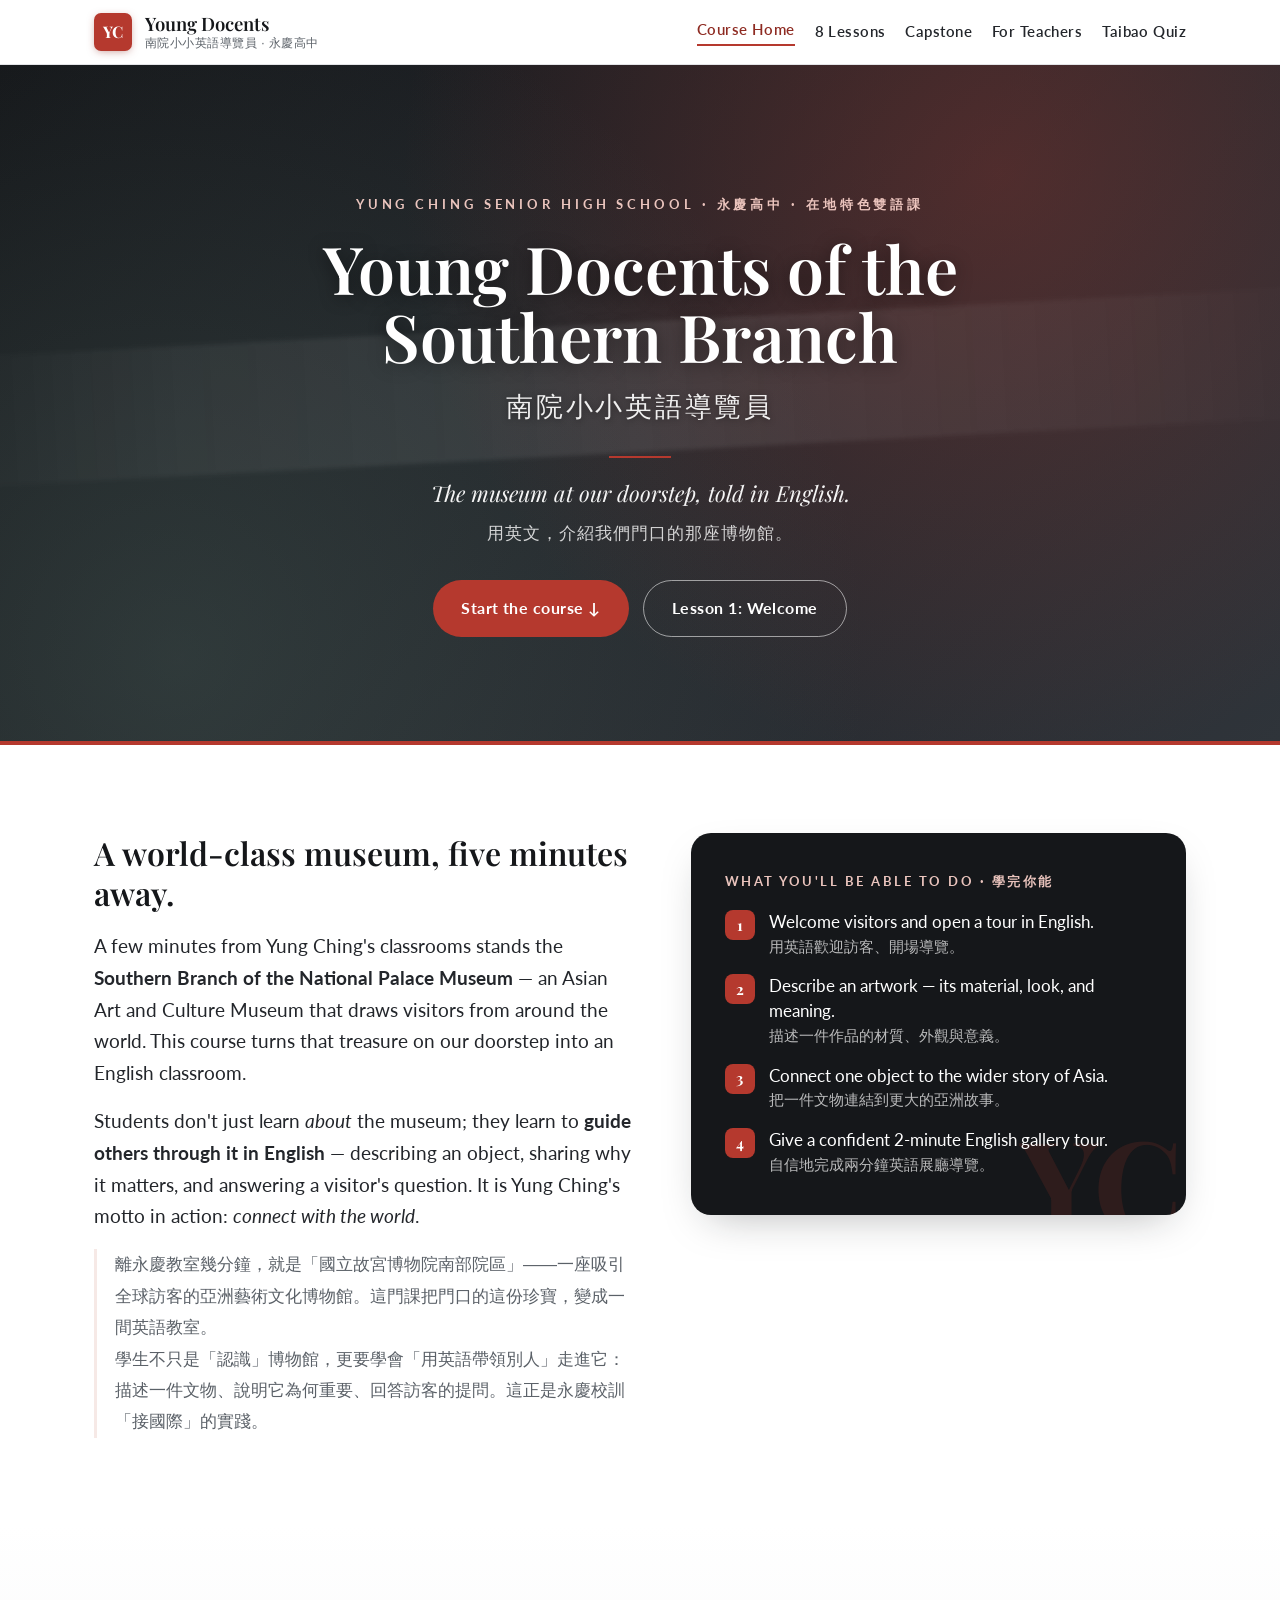
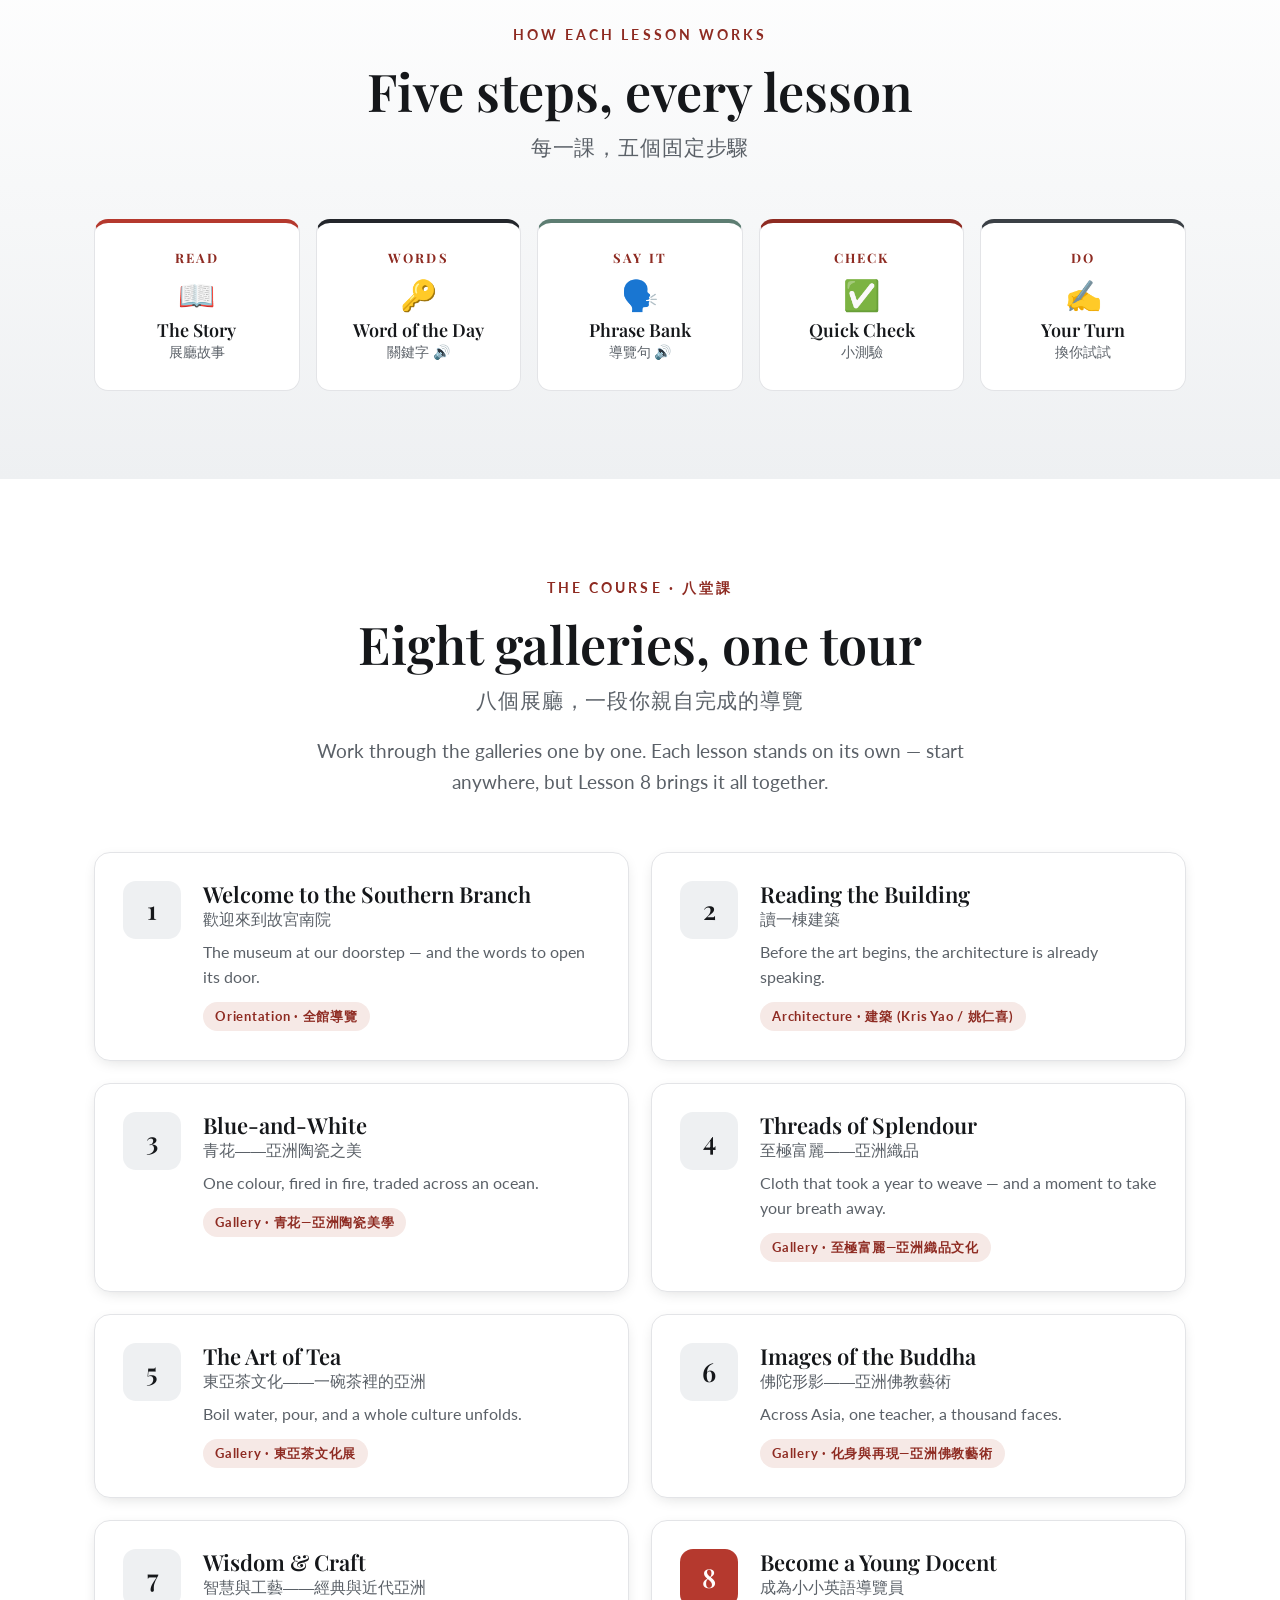
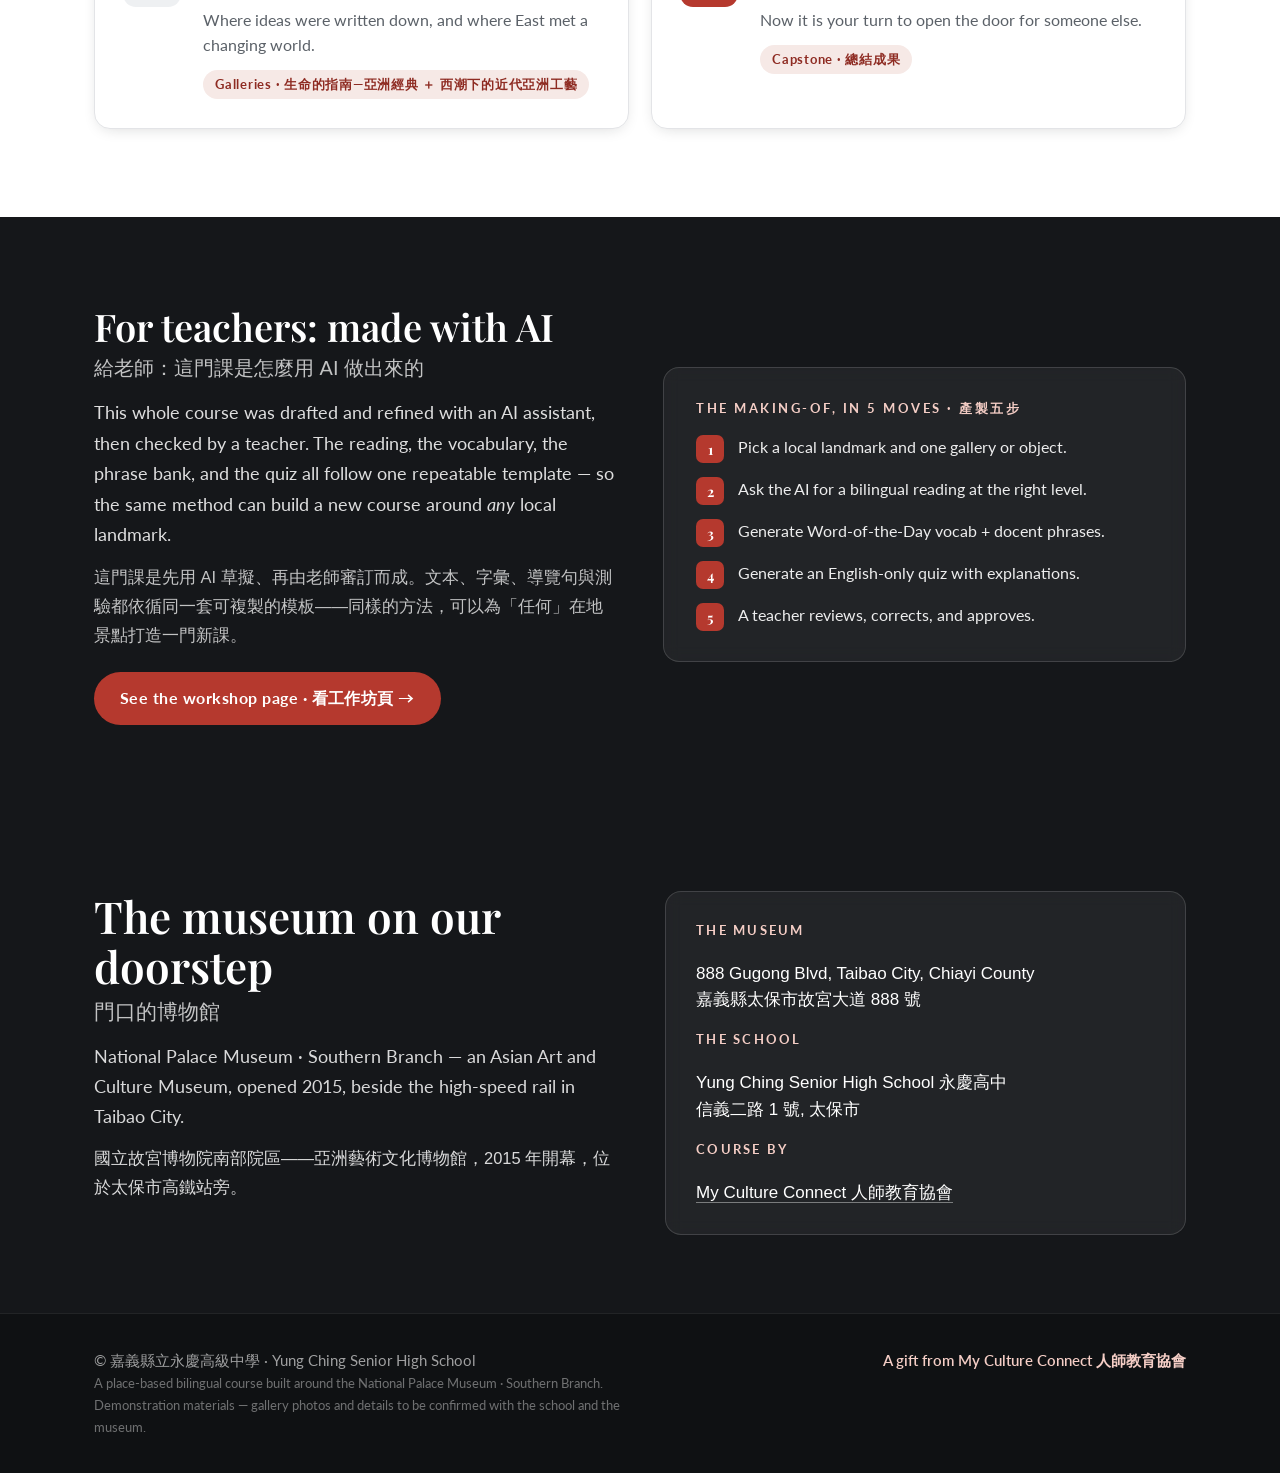
<file: index.html>
<!DOCTYPE html>
<html lang="en">
<head>
<meta charset="UTF-8">
<meta name="viewport" content="width=device-width, initial-scale=1.0">
<title>Young Docents of the Southern Branch · Yung Ching Senior High School 永慶高中</title>
<meta name="description" content="A place-based bilingual course for Yung Ching Senior High School, built around the National Palace Museum · Southern Branch. Students train to give a 2-minute English gallery tour.">
<link rel="preconnect" href="https://fonts.googleapis.com">
<link rel="preconnect" href="https://fonts.gstatic.com" crossorigin>
<link href="https://fonts.googleapis.com/css2?family=Playfair+Display:ital,wght@0,500;0,600;0,700;1,500;1,600&family=Lato:ital,wght@0,400;0,700;1,400&display=swap" rel="stylesheet">
<link rel="stylesheet" href="assets/css/main.css">
</head>
<body class="">

<header class="topbar">
  <div class="wrap topbar-inner">
    <a class="topbar-brand" href="index.html">
      <span class="topbar-seal">YC</span>
      <span class="topbar-name">Young Docents<small>南院小小英語導覽員 · 永慶高中</small></span>
    </a>
    <nav class="topbar-nav">
      <a href="index.html" class="is-active">Course Home</a>
      <a href="index.html#lessons">8 Lessons</a>
      <a href="docent/">Capstone</a>
      <a href="workshop/">For Teachers</a>
      <a href="taibao-quiz/">Taibao Quiz</a>
    </nav>
  </div>
</header>

<section class="title">
  <div class="wrap">
    <span class="title__eyebrow">Yung Ching Senior High School · 永慶高中 · 在地特色雙語課</span>
    <h1>Young Docents of the<br>Southern Branch</h1>
    <div class="h1-zh">南院小小英語導覽員</div>
    <hr class="title__divider">
    <p class="title__tagline">The museum at our doorstep, told in English.
      <span class="tagline-zh">用英文，介紹我們門口的那座博物館。</span></p>
    <div class="hero-cta">
      <a class="btn btn-primary" href="#lessons">Start the course ↓</a>
      <a class="btn btn-ghost" href="welcome/">Lesson 1: Welcome</a>
    </div>
  </div>
</section>

<section class="about">
  <div class="wrap about-grid">
    <div class="about-text">
      <h3>A world-class museum, five minutes away.</h3>
      <p class="p-en">A few minutes from Yung Ching's classrooms stands the <strong>Southern Branch of the National Palace Museum</strong> — an Asian Art and Culture Museum that draws visitors from around the world. This course turns that treasure on our doorstep into an English classroom.</p>
      <p class="p-en">Students don't just learn <em>about</em> the museum; they learn to <strong>guide others through it in English</strong> — describing an object, sharing why it matters, and answering a visitor's question. It is Yung Ching's motto in action: <em>connect with the world</em>.</p>
      <div class="zh-block">
        <p>離永慶教室幾分鐘，就是「國立故宮博物院南部院區」——一座吸引全球訪客的亞洲藝術文化博物館。這門課把門口的這份珍寶，變成一間英語教室。</p>
        <p>學生不只是「認識」博物館，更要學會「用英語帶領別人」走進它：描述一件文物、說明它為何重要、回答訪客的提問。這正是永慶校訓「接國際」的實踐。</p>
      </div>
    </div>
    <aside class="about-aside">
      <div class="label">What you'll be able to do · 學完你能</div>
      <ul>
        <li><span class="n">1</span><span>Welcome visitors and open a tour in English.<span class="zh">用英語歡迎訪客、開場導覽。</span></span></li>
        <li><span class="n">2</span><span>Describe an artwork — its material, look, and meaning.<span class="zh">描述一件作品的材質、外觀與意義。</span></span></li>
        <li><span class="n">3</span><span>Connect one object to the wider story of Asia.<span class="zh">把一件文物連結到更大的亞洲故事。</span></span></li>
        <li><span class="n">4</span><span>Give a confident 2-minute English gallery tour.<span class="zh">自信地完成兩分鐘英語展廳導覽。</span></span></li>
      </ul>
    </aside>
  </div>
</section>

<section class="alt">
  <div class="wrap">
    <div class="section-head">
      <span class="eyebrow">How each lesson works</span>
      <h2>Five steps, every lesson</h2>
      <div class="h2-zh">每一課，五個固定步驟</div>
    </div>
    <div class="modules">
      <div class="module"><div class="step">Read</div><div class="glyph">📖</div><h4>The Story<span class="zh">展廳故事</span></h4></div>
      <div class="module"><div class="step">Words</div><div class="glyph">🔑</div><h4>Word of the Day<span class="zh">關鍵字 🔊</span></h4></div>
      <div class="module"><div class="step">Say it</div><div class="glyph">🗣️</div><h4>Phrase Bank<span class="zh">導覽句 🔊</span></h4></div>
      <div class="module"><div class="step">Check</div><div class="glyph">✅</div><h4>Quick Check<span class="zh">小測驗</span></h4></div>
      <div class="module"><div class="step">Do</div><div class="glyph">✍️</div><h4>Your Turn<span class="zh">換你試試</span></h4></div>
    </div>
  </div>
</section>

<section id="lessons">
  <div class="wrap">
    <div class="section-head">
      <span class="eyebrow">The course · 八堂課</span>
      <h2>Eight galleries, one tour</h2>
      <div class="h2-zh">八個展廳，一段你親自完成的導覽</div>
      <p class="lede">Work through the galleries one by one. Each lesson stands on its own — start anywhere, but Lesson 8 brings it all together.</p>
    </div>
    <div class="lesson-grid">
    <a class="lesson-card" href="welcome/">
      <span class="ln">1</span>
      <div>
        <h3>Welcome to the Southern Branch<span class="zh">歡迎來到故宮南院</span></h3>
        <p>The museum at our doorstep — and the words to open its door.</p>
        <span class="gallery-tag">Orientation · 全館導覽</span>
      </div>
    </a>
    <a class="lesson-card" href="building/">
      <span class="ln">2</span>
      <div>
        <h3>Reading the Building<span class="zh">讀一棟建築</span></h3>
        <p>Before the art begins, the architecture is already speaking.</p>
        <span class="gallery-tag">Architecture · 建築 (Kris Yao / 姚仁喜)</span>
      </div>
    </a>
    <a class="lesson-card" href="blue-and-white/">
      <span class="ln">3</span>
      <div>
        <h3>Blue-and-White<span class="zh">青花——亞洲陶瓷之美</span></h3>
        <p>One colour, fired in fire, traded across an ocean.</p>
        <span class="gallery-tag">Gallery · 青花—亞洲陶瓷美學</span>
      </div>
    </a>
    <a class="lesson-card" href="textiles/">
      <span class="ln">4</span>
      <div>
        <h3>Threads of Splendour<span class="zh">至極富麗——亞洲織品</span></h3>
        <p>Cloth that took a year to weave — and a moment to take your breath away.</p>
        <span class="gallery-tag">Gallery · 至極富麗—亞洲織品文化</span>
      </div>
    </a>
    <a class="lesson-card" href="tea/">
      <span class="ln">5</span>
      <div>
        <h3>The Art of Tea<span class="zh">東亞茶文化——一碗茶裡的亞洲</span></h3>
        <p>Boil water, pour, and a whole culture unfolds.</p>
        <span class="gallery-tag">Gallery · 東亞茶文化展</span>
      </div>
    </a>
    <a class="lesson-card" href="buddha/">
      <span class="ln">6</span>
      <div>
        <h3>Images of the Buddha<span class="zh">佛陀形影——亞洲佛教藝術</span></h3>
        <p>Across Asia, one teacher, a thousand faces.</p>
        <span class="gallery-tag">Gallery · 化身與再現—亞洲佛教藝術</span>
      </div>
    </a>
    <a class="lesson-card" href="wisdom-craft/">
      <span class="ln">7</span>
      <div>
        <h3>Wisdom & Craft<span class="zh">智慧與工藝——經典與近代亞洲</span></h3>
        <p>Where ideas were written down, and where East met a changing world.</p>
        <span class="gallery-tag">Galleries · 生命的指南—亞洲經典 ＋ 西潮下的近代亞洲工藝</span>
      </div>
    </a>
    <a class="lesson-card is-capstone" href="docent/">
      <span class="ln">8</span>
      <div>
        <h3>Become a Young Docent<span class="zh">成為小小英語導覽員</span></h3>
        <p>Now it is your turn to open the door for someone else.</p>
        <span class="gallery-tag">Capstone · 總結成果</span>
      </div>
    </a>
    </div>
  </div>
</section>

<section class="teacher-note">
  <div class="wrap tn-grid">
    <div>
      <h2>For teachers: made with AI<small>給老師：這門課是怎麼用 AI 做出來的</small></h2>
      <p>This whole course was drafted and refined with an AI assistant, then checked by a teacher. The reading, the vocabulary, the phrase bank, and the quiz all follow one repeatable template — so the same method can build a new course around <em>any</em> local landmark.</p>
      <p class="zh">這門課是先用 AI 草擬、再由老師審訂而成。文本、字彙、導覽句與測驗都依循同一套可複製的模板——同樣的方法，可以為「任何」在地景點打造一門新課。</p>
      <a class="tn-btn" href="workshop/">See the workshop page · 看工作坊頁 →</a>
    </div>
    <div class="flow">
      <div class="label">The making-of, in 5 moves · 產製五步</div>
      <ol>
        <li>Pick a local landmark and one gallery or object.</li>
        <li>Ask the AI for a bilingual reading at the right level.</li>
        <li>Generate Word-of-the-Day vocab + docent phrases.</li>
        <li>Generate an English-only quiz with explanations.</li>
        <li>A teacher reviews, corrects, and approves.</li>
      </ol>
    </div>
  </div>
</section>

<section class="visit">
  <div class="wrap visit-grid">
    <div>
      <h2>The museum on our doorstep<small>門口的博物館</small></h2>
      <p>National Palace Museum · Southern Branch — an Asian Art and Culture Museum, opened 2015, beside the high-speed rail in Taibao City.</p>
      <p class="zh">國立故宮博物院南部院區——亞洲藝術文化博物館，2015 年開幕，位於太保市高鐵站旁。</p>
    </div>
    <div class="contact">
      <dl>
        <dt>The Museum</dt>
        <dd>888 Gugong Blvd, Taibao City, Chiayi County<br><span class="zh">嘉義縣太保市故宮大道 888 號</span></dd>
        <dt>The School</dt>
        <dd>Yung Ching Senior High School 永慶高中<br>信義二路 1 號, 太保市</dd>
        <dt>Course by</dt>
        <dd><a href="https://www.mycultureconnect.org/">My Culture Connect 人師教育協會</a></dd>
      </dl>
    </div>
  </div>
</section>

<footer>
  <div class="wrap">
    <span>© <span class="zh">嘉義縣立永慶高級中學</span> · Yung Ching Senior High School</span>
    <span class="partner">A gift from <a href="https://www.mycultureconnect.org/">My Culture Connect 人師教育協會</a></span>
  </div>
  <div class="wrap"><span class="note">A place-based bilingual course built around the National Palace Museum · Southern Branch. Demonstration materials — gallery photos and details to be confirmed with the school and the museum.</span></div>
</footer>
<script src="assets/js/app.js"></script>
</body>
</html>
</file>
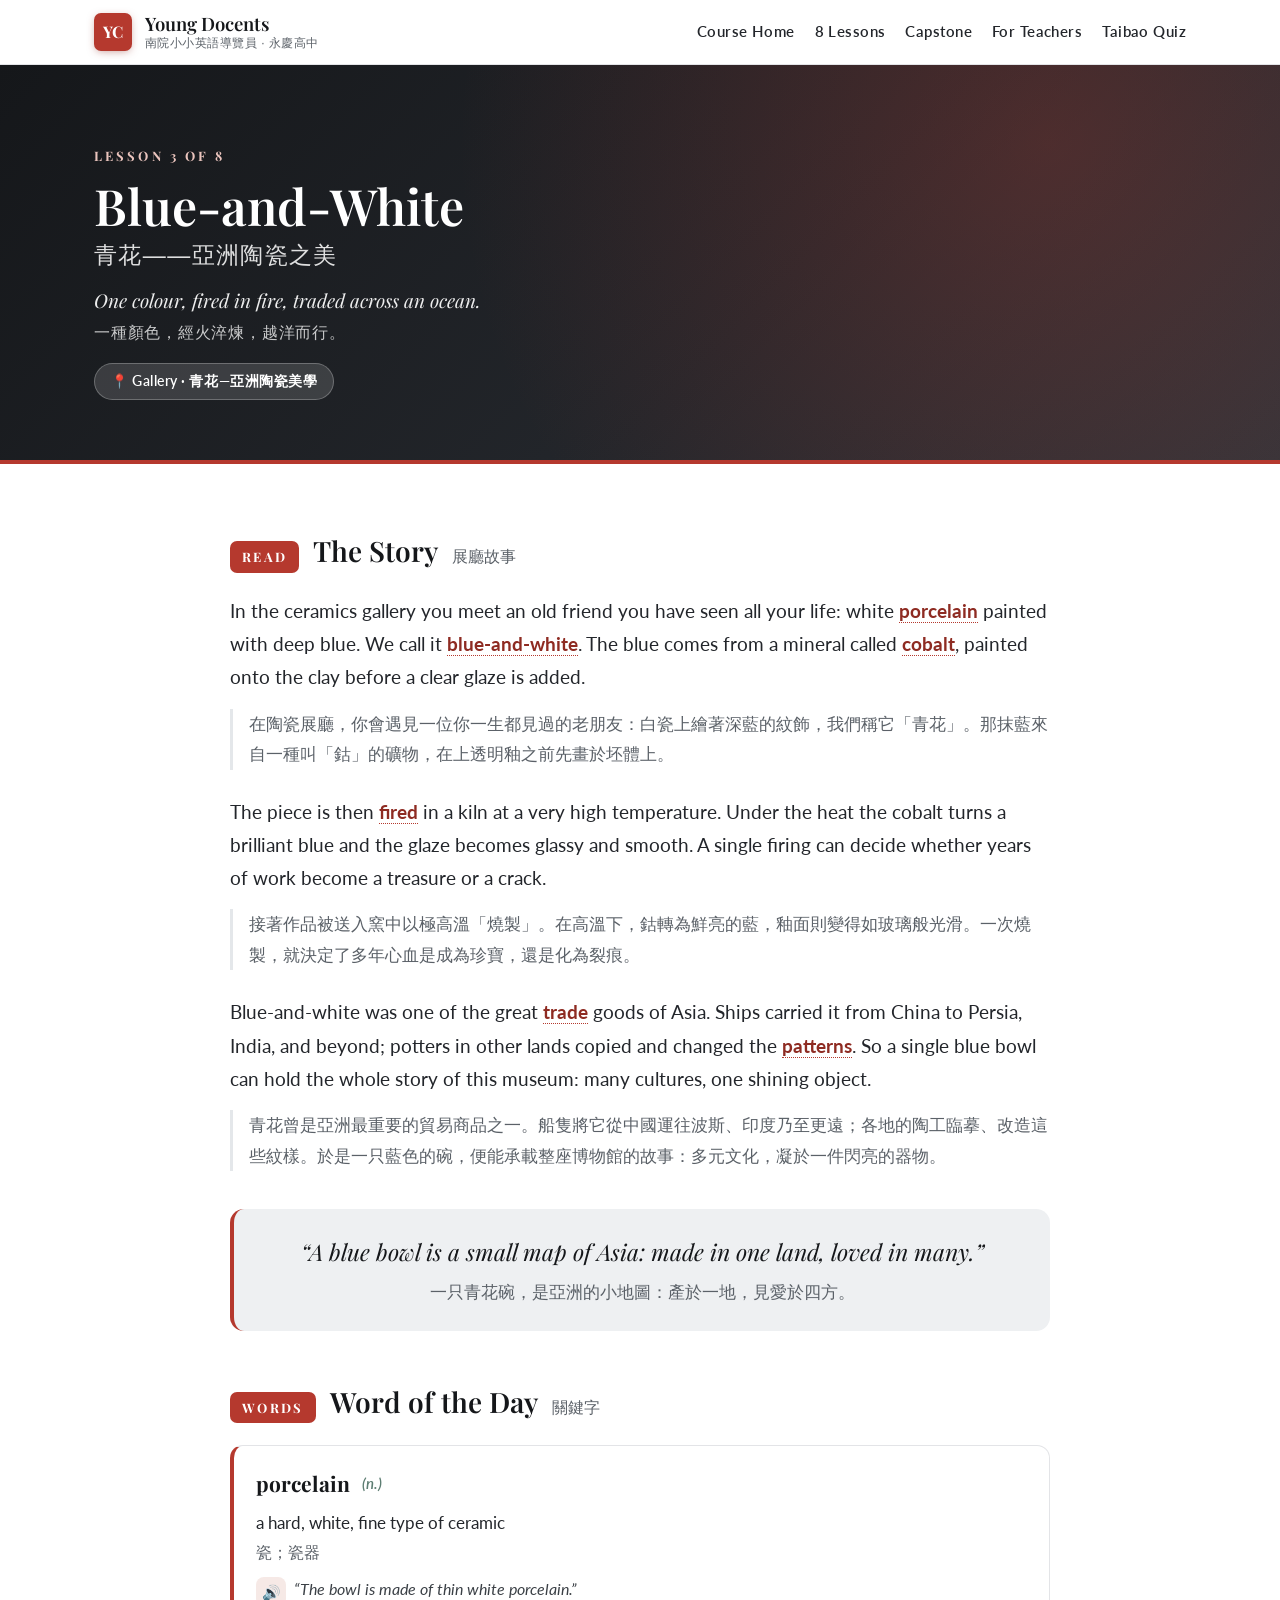
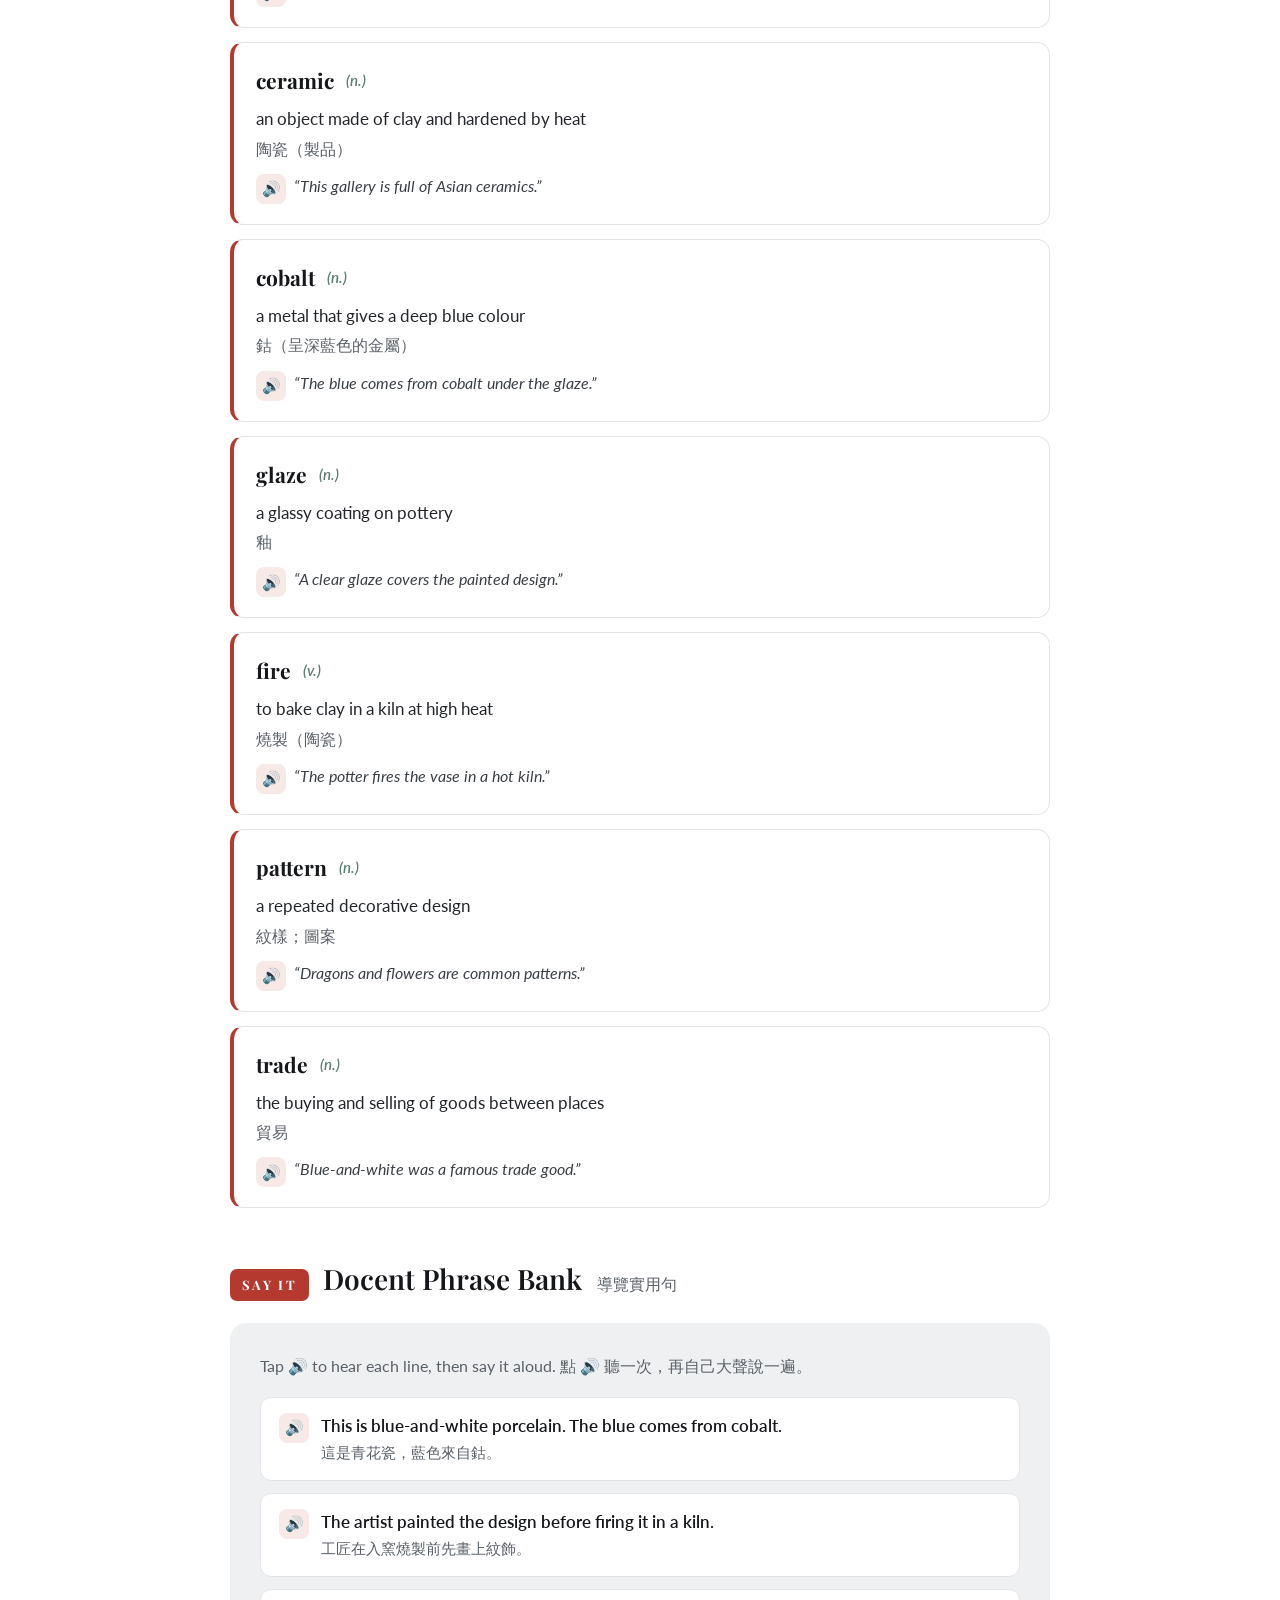
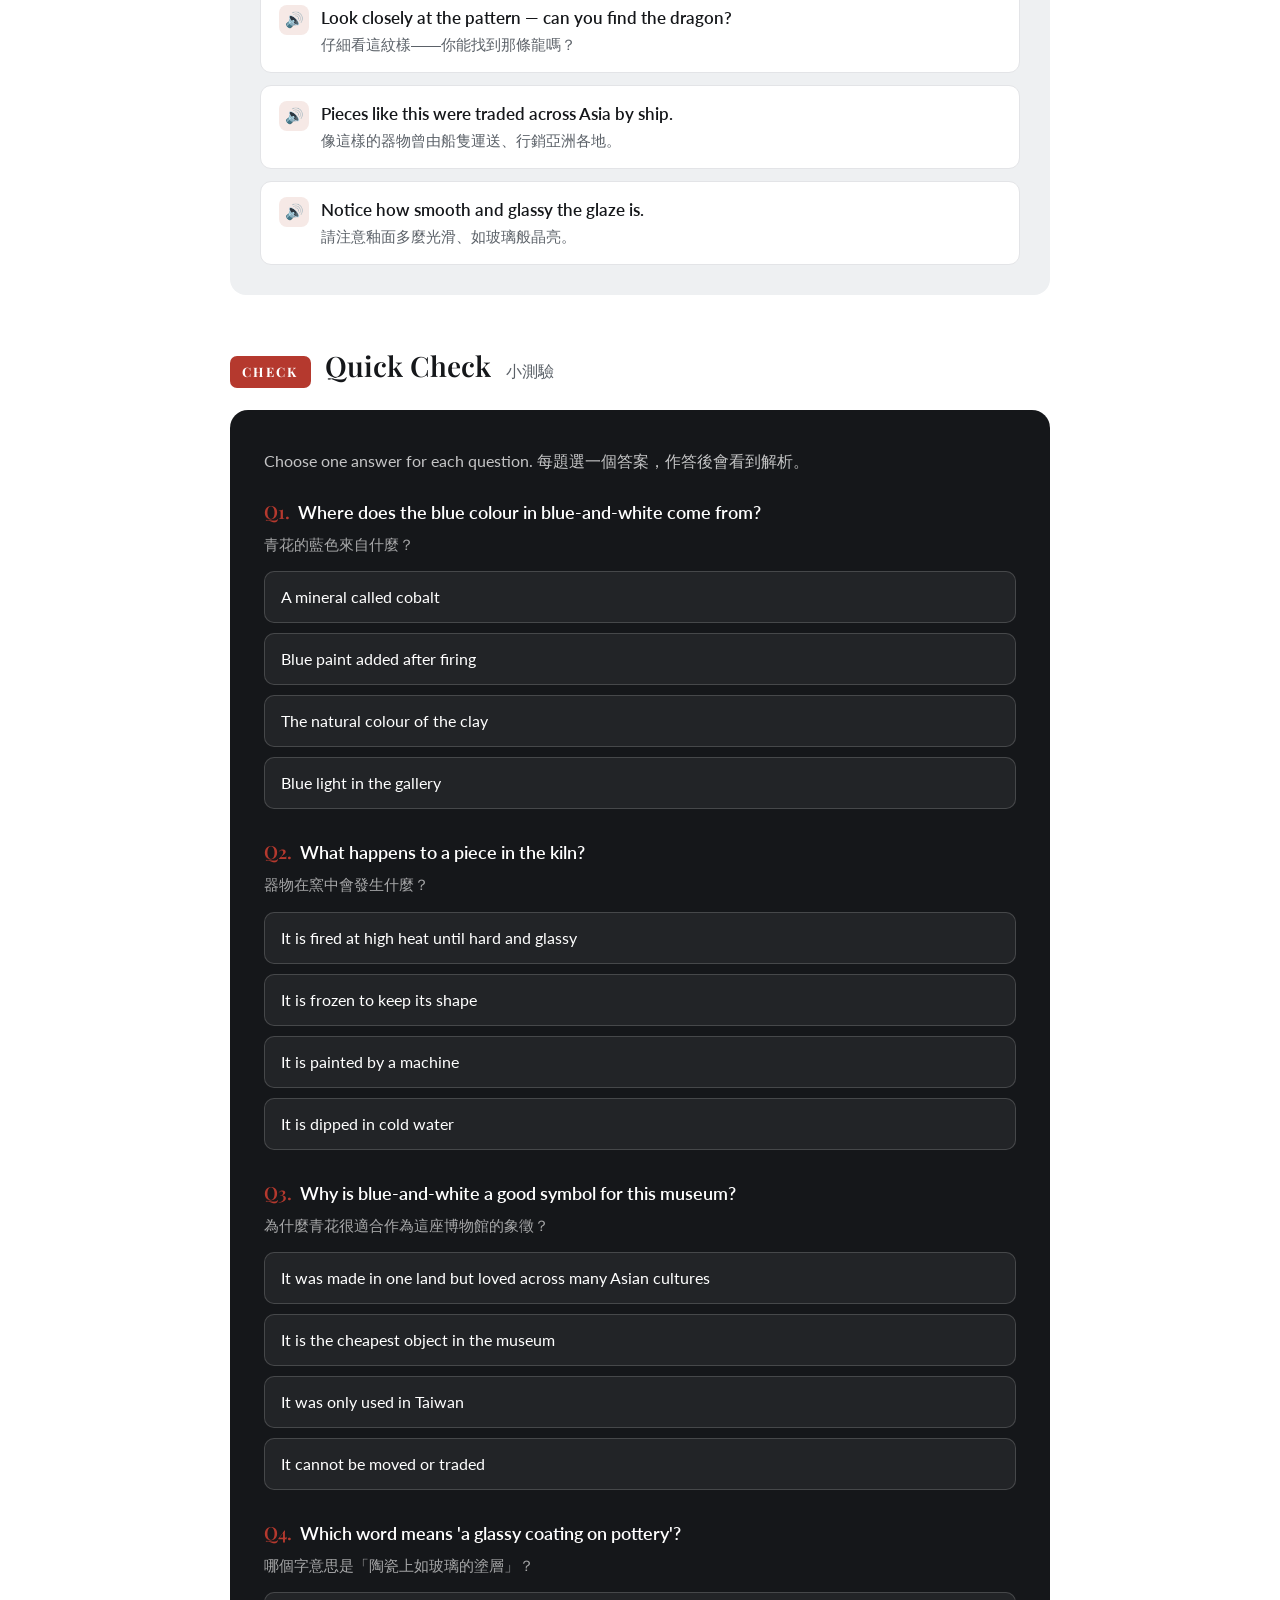
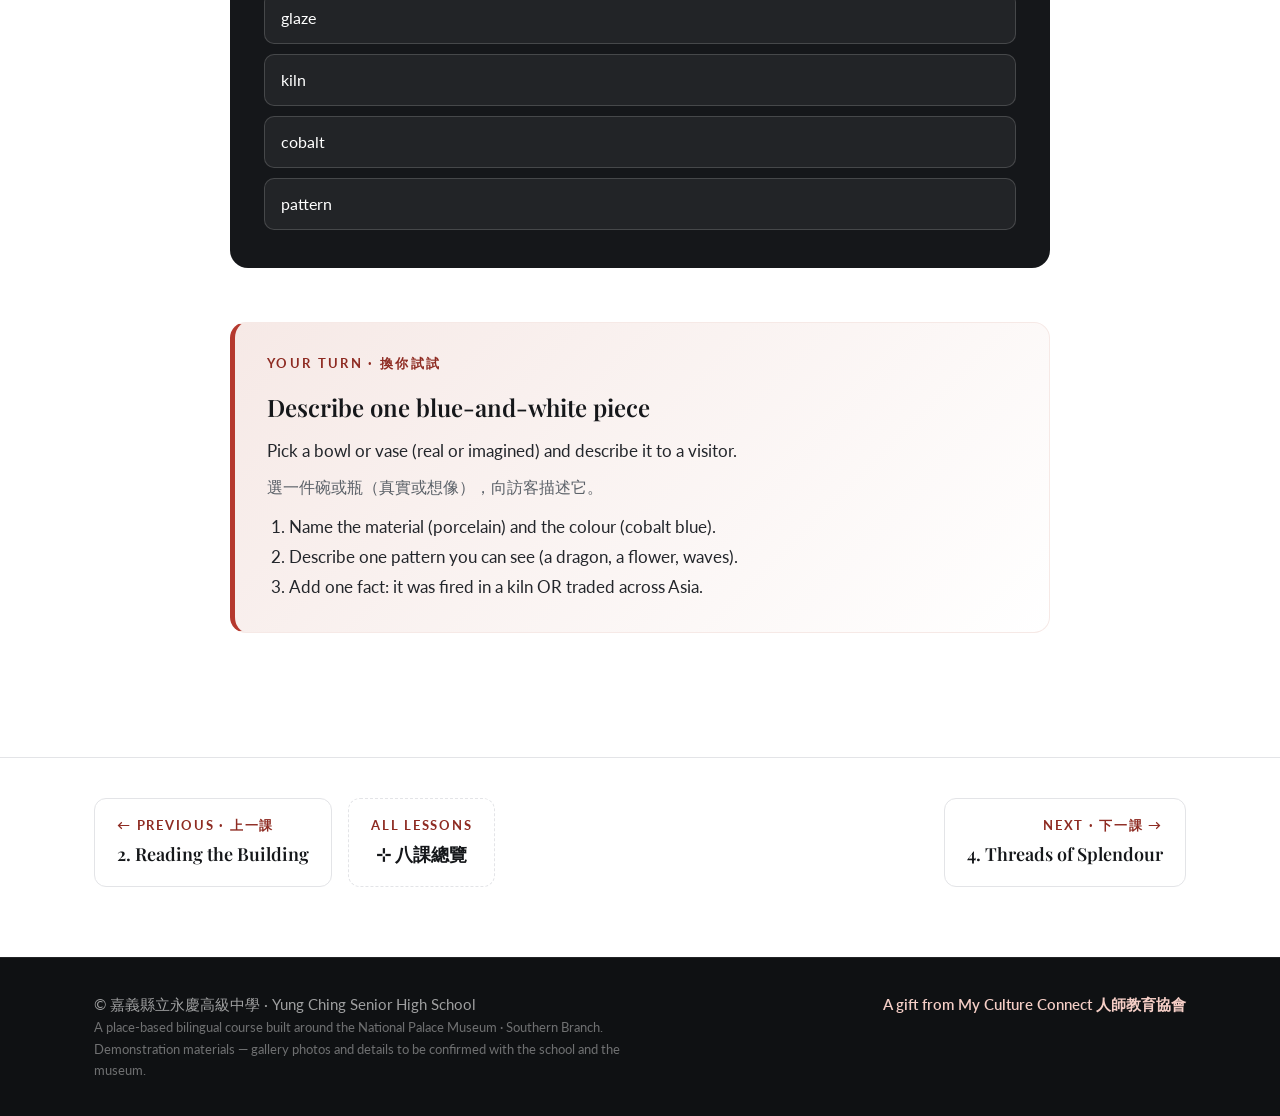
<file: blue-and-white/index.html>
<!DOCTYPE html>
<html lang="en">
<head>
<meta charset="UTF-8">
<meta name="viewport" content="width=device-width, initial-scale=1.0">
<title>Lesson 3: Blue-and-White · Young Docents of the Southern Branch</title>
<meta name="description" content="Blue-and-White — One colour, fired in fire, traded across an ocean.">
<link rel="preconnect" href="https://fonts.googleapis.com">
<link rel="preconnect" href="https://fonts.gstatic.com" crossorigin>
<link href="https://fonts.googleapis.com/css2?family=Playfair+Display:ital,wght@0,500;0,600;0,700;1,500;1,600&family=Lato:ital,wght@0,400;0,700;1,400&display=swap" rel="stylesheet">
<link rel="stylesheet" href="../assets/css/main.css">
</head>
<body class="">

<header class="topbar">
  <div class="wrap topbar-inner">
    <a class="topbar-brand" href="../index.html">
      <span class="topbar-seal">YC</span>
      <span class="topbar-name">Young Docents<small>南院小小英語導覽員 · 永慶高中</small></span>
    </a>
    <nav class="topbar-nav">
      <a href="../index.html">Course Home</a>
      <a href="../index.html#lessons">8 Lessons</a>
      <a href="../docent/">Capstone</a>
      <a href="../workshop/">For Teachers</a>
      <a href="../taibao-quiz/">Taibao Quiz</a>
    </nav>
  </div>
</header>

<section class="page-hero ">
  <div class="wrap">
    <span class="lesson-no">Lesson 3 of 8</span>
    <h1>Blue-and-White<span class="zh">青花——亞洲陶瓷之美</span></h1>
    <p class="tagline">One colour, fired in fire, traded across an ocean.<span class="zh">一種顏色，經火淬煉，越洋而行。</span></p>
    <span class="gallery-pill">📍 Gallery · 青花—亞洲陶瓷美學</span>
  </div>
</section>
<div class="lesson-body"><div class="wrap"><div class="lesson-inner">
<div class="block reading"><div class="block-head"><span class="kicker">Read</span><h2>The Story <span class="zh">展廳故事</span></h2></div>
<p>In the ceramics gallery you meet an old friend you have seen all your life: white <span class="term">porcelain</span> painted with deep blue. We call it <span class="term">blue-and-white</span>. The blue comes from a mineral called <span class="term">cobalt</span>, painted onto the clay before a clear glaze is added.</p>
<p class="zh-gloss">在陶瓷展廳，你會遇見一位你一生都見過的老朋友：白瓷上繪著深藍的紋飾，我們稱它「青花」。那抹藍來自一種叫「鈷」的礦物，在上透明釉之前先畫於坯體上。</p>
<p>The piece is then <span class="term">fired</span> in a kiln at a very high temperature. Under the heat the cobalt turns a brilliant blue and the glaze becomes glassy and smooth. A single firing can decide whether years of work become a treasure or a crack.</p>
<p class="zh-gloss">接著作品被送入窯中以極高溫「燒製」。在高溫下，鈷轉為鮮亮的藍，釉面則變得如玻璃般光滑。一次燒製，就決定了多年心血是成為珍寶，還是化為裂痕。</p>
<p>Blue-and-white was one of the great <span class="term">trade</span> goods of Asia. Ships carried it from China to Persia, India, and beyond; potters in other lands copied and changed the <span class="term">patterns</span>. So a single blue bowl can hold the whole story of this museum: many cultures, one shining object.</p>
<p class="zh-gloss">青花曾是亞洲最重要的貿易商品之一。船隻將它從中國運往波斯、印度乃至更遠；各地的陶工臨摹、改造這些紋樣。於是一只藍色的碗，便能承載整座博物館的故事：多元文化，凝於一件閃亮的器物。</p>
<div class="pull-quote">“A blue bowl is a small map of Asia: made in one land, loved in many.”<span class="zh">一只青花碗，是亞洲的小地圖：產於一地，見愛於四方。</span></div>
</div>
<div class="block"><div class="block-head"><span class="kicker">Words</span><h2>Word of the Day <span class="zh">關鍵字</span></h2></div><div class="vocab-list">
<div class="vocab">
  <div class="v-top"><span class="word">porcelain</span> <span class="pos">(n.)</span></div>
  <div class="def">a hard, white, fine type of ceramic</div>
  <div class="zh">瓷；瓷器</div>
  <div class="eg"><button class="speak" data-speak="The bowl is made of thin white porcelain." aria-label="Listen">🔊</button><span>“The bowl is made of thin white porcelain.”</span></div>
</div>
<div class="vocab">
  <div class="v-top"><span class="word">ceramic</span> <span class="pos">(n.)</span></div>
  <div class="def">an object made of clay and hardened by heat</div>
  <div class="zh">陶瓷（製品）</div>
  <div class="eg"><button class="speak" data-speak="This gallery is full of Asian ceramics." aria-label="Listen">🔊</button><span>“This gallery is full of Asian ceramics.”</span></div>
</div>
<div class="vocab">
  <div class="v-top"><span class="word">cobalt</span> <span class="pos">(n.)</span></div>
  <div class="def">a metal that gives a deep blue colour</div>
  <div class="zh">鈷（呈深藍色的金屬）</div>
  <div class="eg"><button class="speak" data-speak="The blue comes from cobalt under the glaze." aria-label="Listen">🔊</button><span>“The blue comes from cobalt under the glaze.”</span></div>
</div>
<div class="vocab">
  <div class="v-top"><span class="word">glaze</span> <span class="pos">(n.)</span></div>
  <div class="def">a glassy coating on pottery</div>
  <div class="zh">釉</div>
  <div class="eg"><button class="speak" data-speak="A clear glaze covers the painted design." aria-label="Listen">🔊</button><span>“A clear glaze covers the painted design.”</span></div>
</div>
<div class="vocab">
  <div class="v-top"><span class="word">fire</span> <span class="pos">(v.)</span></div>
  <div class="def">to bake clay in a kiln at high heat</div>
  <div class="zh">燒製（陶瓷）</div>
  <div class="eg"><button class="speak" data-speak="The potter fires the vase in a hot kiln." aria-label="Listen">🔊</button><span>“The potter fires the vase in a hot kiln.”</span></div>
</div>
<div class="vocab">
  <div class="v-top"><span class="word">pattern</span> <span class="pos">(n.)</span></div>
  <div class="def">a repeated decorative design</div>
  <div class="zh">紋樣；圖案</div>
  <div class="eg"><button class="speak" data-speak="Dragons and flowers are common patterns." aria-label="Listen">🔊</button><span>“Dragons and flowers are common patterns.”</span></div>
</div>
<div class="vocab">
  <div class="v-top"><span class="word">trade</span> <span class="pos">(n.)</span></div>
  <div class="def">the buying and selling of goods between places</div>
  <div class="zh">貿易</div>
  <div class="eg"><button class="speak" data-speak="Blue-and-white was a famous trade good." aria-label="Listen">🔊</button><span>“Blue-and-white was a famous trade good.”</span></div>
</div>
</div></div>
<div class="block"><div class="block-head"><span class="kicker">Say it</span><h2>Docent Phrase Bank <span class="zh">導覽實用句</span></h2></div><div class="phrasebank"><p class="pb-intro">Tap 🔊 to hear each line, then say it aloud. 點 🔊 聽一次，再自己大聲說一遍。</p>
<div class="phrase"><button class="speak" data-speak="This is blue-and-white porcelain. The blue comes from cobalt." aria-label="Listen">🔊</button><div class="p-text">
  <div class="p-en">This is blue-and-white porcelain. The blue comes from cobalt.</div><div class="p-zh">這是青花瓷，藍色來自鈷。</div></div></div>
<div class="phrase"><button class="speak" data-speak="The artist painted the design before firing it in a kiln." aria-label="Listen">🔊</button><div class="p-text">
  <div class="p-en">The artist painted the design before firing it in a kiln.</div><div class="p-zh">工匠在入窯燒製前先畫上紋飾。</div></div></div>
<div class="phrase"><button class="speak" data-speak="Look closely at the pattern — can you find the dragon?" aria-label="Listen">🔊</button><div class="p-text">
  <div class="p-en">Look closely at the pattern — can you find the dragon?</div><div class="p-zh">仔細看這紋樣——你能找到那條龍嗎？</div></div></div>
<div class="phrase"><button class="speak" data-speak="Pieces like this were traded across Asia by ship." aria-label="Listen">🔊</button><div class="p-text">
  <div class="p-en">Pieces like this were traded across Asia by ship.</div><div class="p-zh">像這樣的器物曾由船隻運送、行銷亞洲各地。</div></div></div>
<div class="phrase"><button class="speak" data-speak="Notice how smooth and glassy the glaze is." aria-label="Listen">🔊</button><div class="p-text">
  <div class="p-en">Notice how smooth and glassy the glaze is.</div><div class="p-zh">請注意釉面多麼光滑、如玻璃般晶亮。</div></div></div>
</div></div>
<div class="block"><div class="block-head"><span class="kicker">Check</span><h2>Quick Check <span class="zh">小測驗</span></h2></div><div class="quiz"><p class="q-intro">Choose one answer for each question. 每題選一個答案，作答後會看到解析。</p>
<div class="q-item">
  <div class="q-stem"><span class="qn">Q1.</span>Where does the blue colour in blue-and-white come from?</div>
  <div class="q-zh">青花的藍色來自什麼？</div>
  <div class="q-opts">
  <button class="q-opt" data-correct="true">A mineral called cobalt</button>
<button class="q-opt" data-correct="false">Blue paint added after firing</button>
<button class="q-opt" data-correct="false">The natural colour of the clay</button>
<button class="q-opt" data-correct="false">Blue light in the gallery</button>
  </div>
  <div class="q-explain">The blue is cobalt, painted on before the glaze and turned brilliant by firing.<span class="zh">藍色是鈷，在上釉前畫上，經燒製後轉為鮮亮的藍。</span></div>
</div>
<div class="q-item">
  <div class="q-stem"><span class="qn">Q2.</span>What happens to a piece in the kiln?</div>
  <div class="q-zh">器物在窯中會發生什麼？</div>
  <div class="q-opts">
  <button class="q-opt" data-correct="true">It is fired at high heat until hard and glassy</button>
<button class="q-opt" data-correct="false">It is frozen to keep its shape</button>
<button class="q-opt" data-correct="false">It is painted by a machine</button>
<button class="q-opt" data-correct="false">It is dipped in cold water</button>
  </div>
  <div class="q-explain">Firing at high temperature hardens the clay and turns the glaze glassy.<span class="zh">高溫燒製使坯體變硬、釉面如玻璃。</span></div>
</div>
<div class="q-item">
  <div class="q-stem"><span class="qn">Q3.</span>Why is blue-and-white a good symbol for this museum?</div>
  <div class="q-zh">為什麼青花很適合作為這座博物館的象徵？</div>
  <div class="q-opts">
  <button class="q-opt" data-correct="true">It was made in one land but loved across many Asian cultures</button>
<button class="q-opt" data-correct="false">It is the cheapest object in the museum</button>
<button class="q-opt" data-correct="false">It was only used in Taiwan</button>
<button class="q-opt" data-correct="false">It cannot be moved or traded</button>
  </div>
  <div class="q-explain">Blue-and-white travelled and was copied across Asia — many cultures, one object.<span class="zh">青花流通並被亞洲各地臨摹——多元文化、一件器物。</span></div>
</div>
<div class="q-item">
  <div class="q-stem"><span class="qn">Q4.</span>Which word means 'a glassy coating on pottery'?</div>
  <div class="q-zh">哪個字意思是「陶瓷上如玻璃的塗層」？</div>
  <div class="q-opts">
  <button class="q-opt" data-correct="true">glaze</button>
<button class="q-opt" data-correct="false">kiln</button>
<button class="q-opt" data-correct="false">cobalt</button>
<button class="q-opt" data-correct="false">pattern</button>
  </div>
  <div class="q-explain">Glaze is the clear, glassy layer over the painted design.<span class="zh">glaze（釉）是覆蓋在彩繪紋飾上、透明如玻璃的塗層。</span></div>
</div>
</div></div>
<div class="block"><div class="your-turn">
  <div class="yt-label">Your Turn · 換你試試</div>
  <h3>Describe one blue-and-white piece</h3>
  <p>Pick a bowl or vase (real or imagined) and describe it to a visitor.</p>
  <p class="zh">選一件碗或瓶（真實或想像），向訪客描述它。</p>
  <ol><li>Name the material (porcelain) and the colour (cobalt blue).</li>
<li>Describe one pattern you can see (a dragon, a flower, waves).</li>
<li>Add one fact: it was fired in a kiln OR traded across Asia.</li></ol>
</div></div>
</div></div></div>
<nav class="lesson-nav"><div class="wrap"><a class="nav-link prev" href="../building/"><span class="dir">← Previous · 上一課</span><span class="t">2. Reading the Building</span></a><a class="nav-link hub" href="../index.html#lessons"><span class="dir">All Lessons</span><span class="t">⊹ 八課總覽</span></a><a class="nav-link next" href="../textiles/"><span class="dir">Next · 下一課 →</span><span class="t">4. Threads of Splendour</span></a></div></nav>

<footer>
  <div class="wrap">
    <span>© <span class="zh">嘉義縣立永慶高級中學</span> · Yung Ching Senior High School</span>
    <span class="partner">A gift from <a href="https://www.mycultureconnect.org/">My Culture Connect 人師教育協會</a></span>
  </div>
  <div class="wrap"><span class="note">A place-based bilingual course built around the National Palace Museum · Southern Branch. Demonstration materials — gallery photos and details to be confirmed with the school and the museum.</span></div>
</footer>
<script src="../assets/js/app.js"></script>
</body>
</html>
</file>
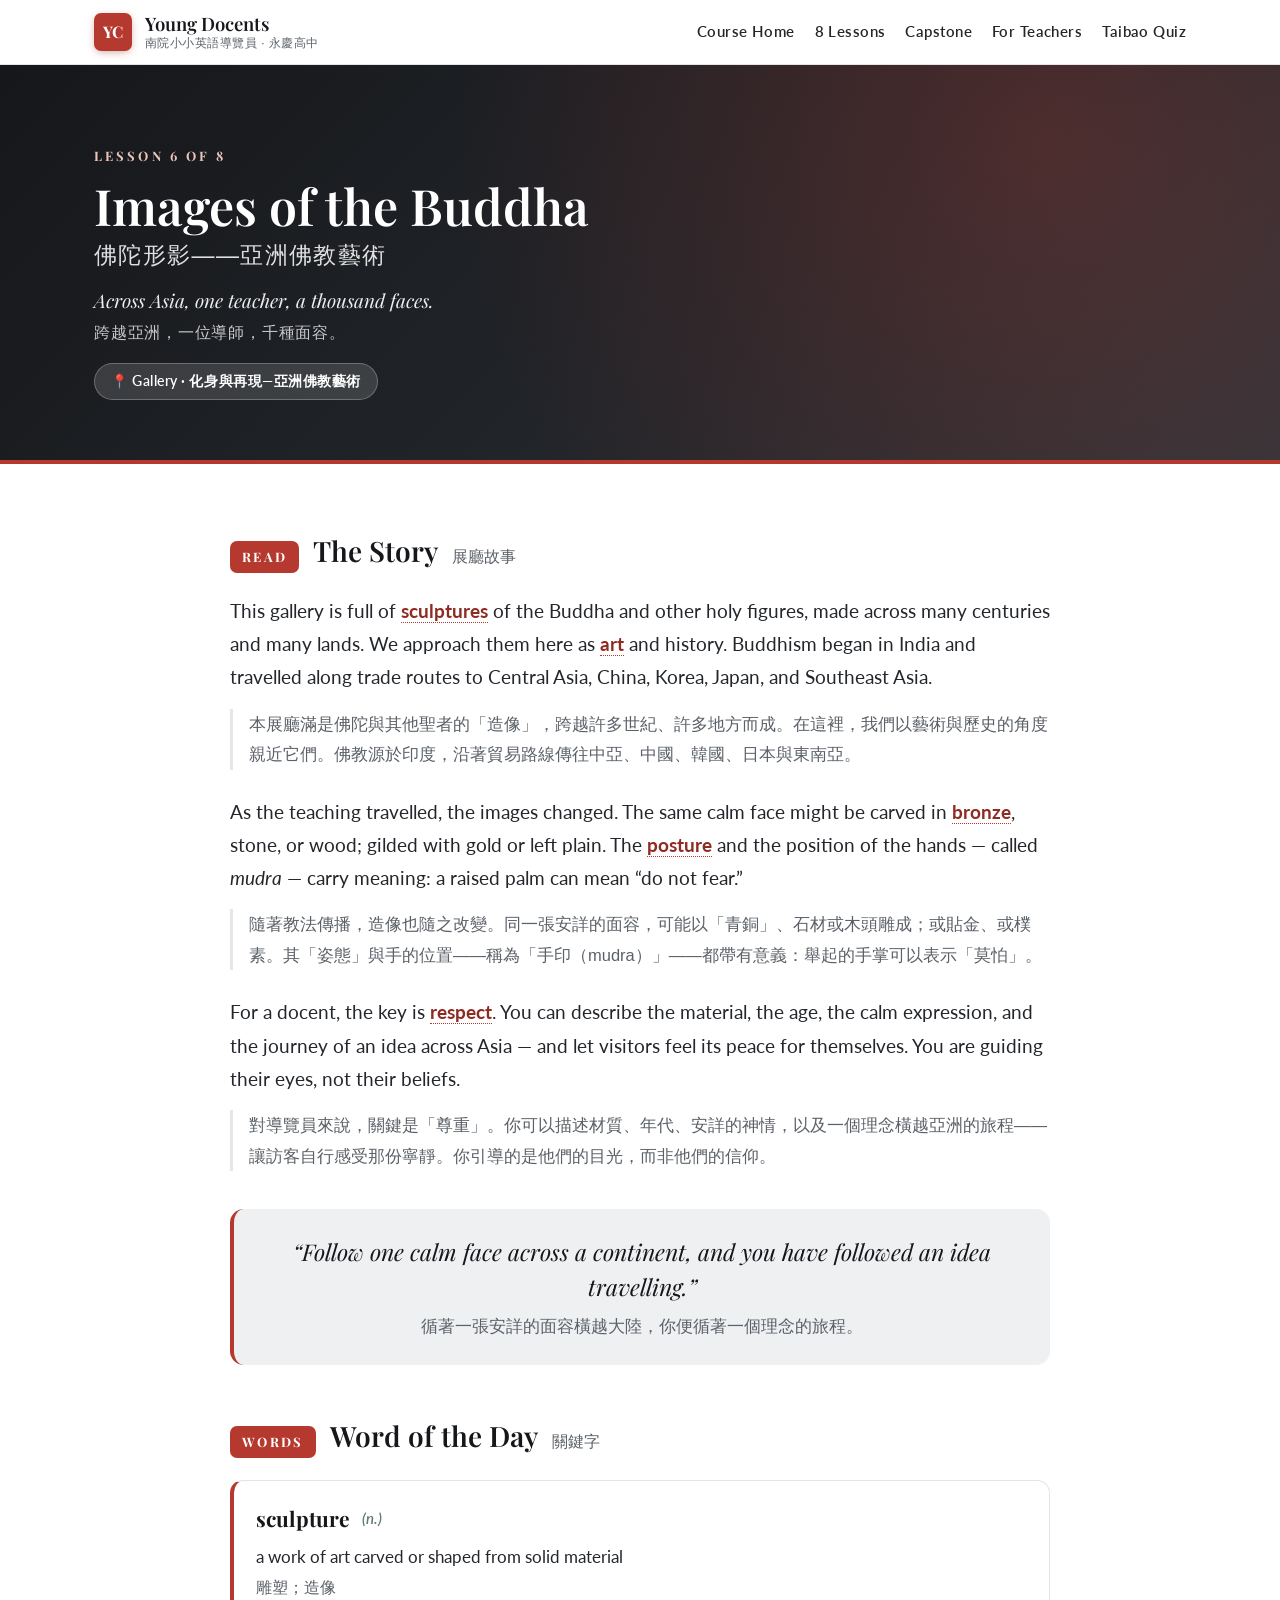
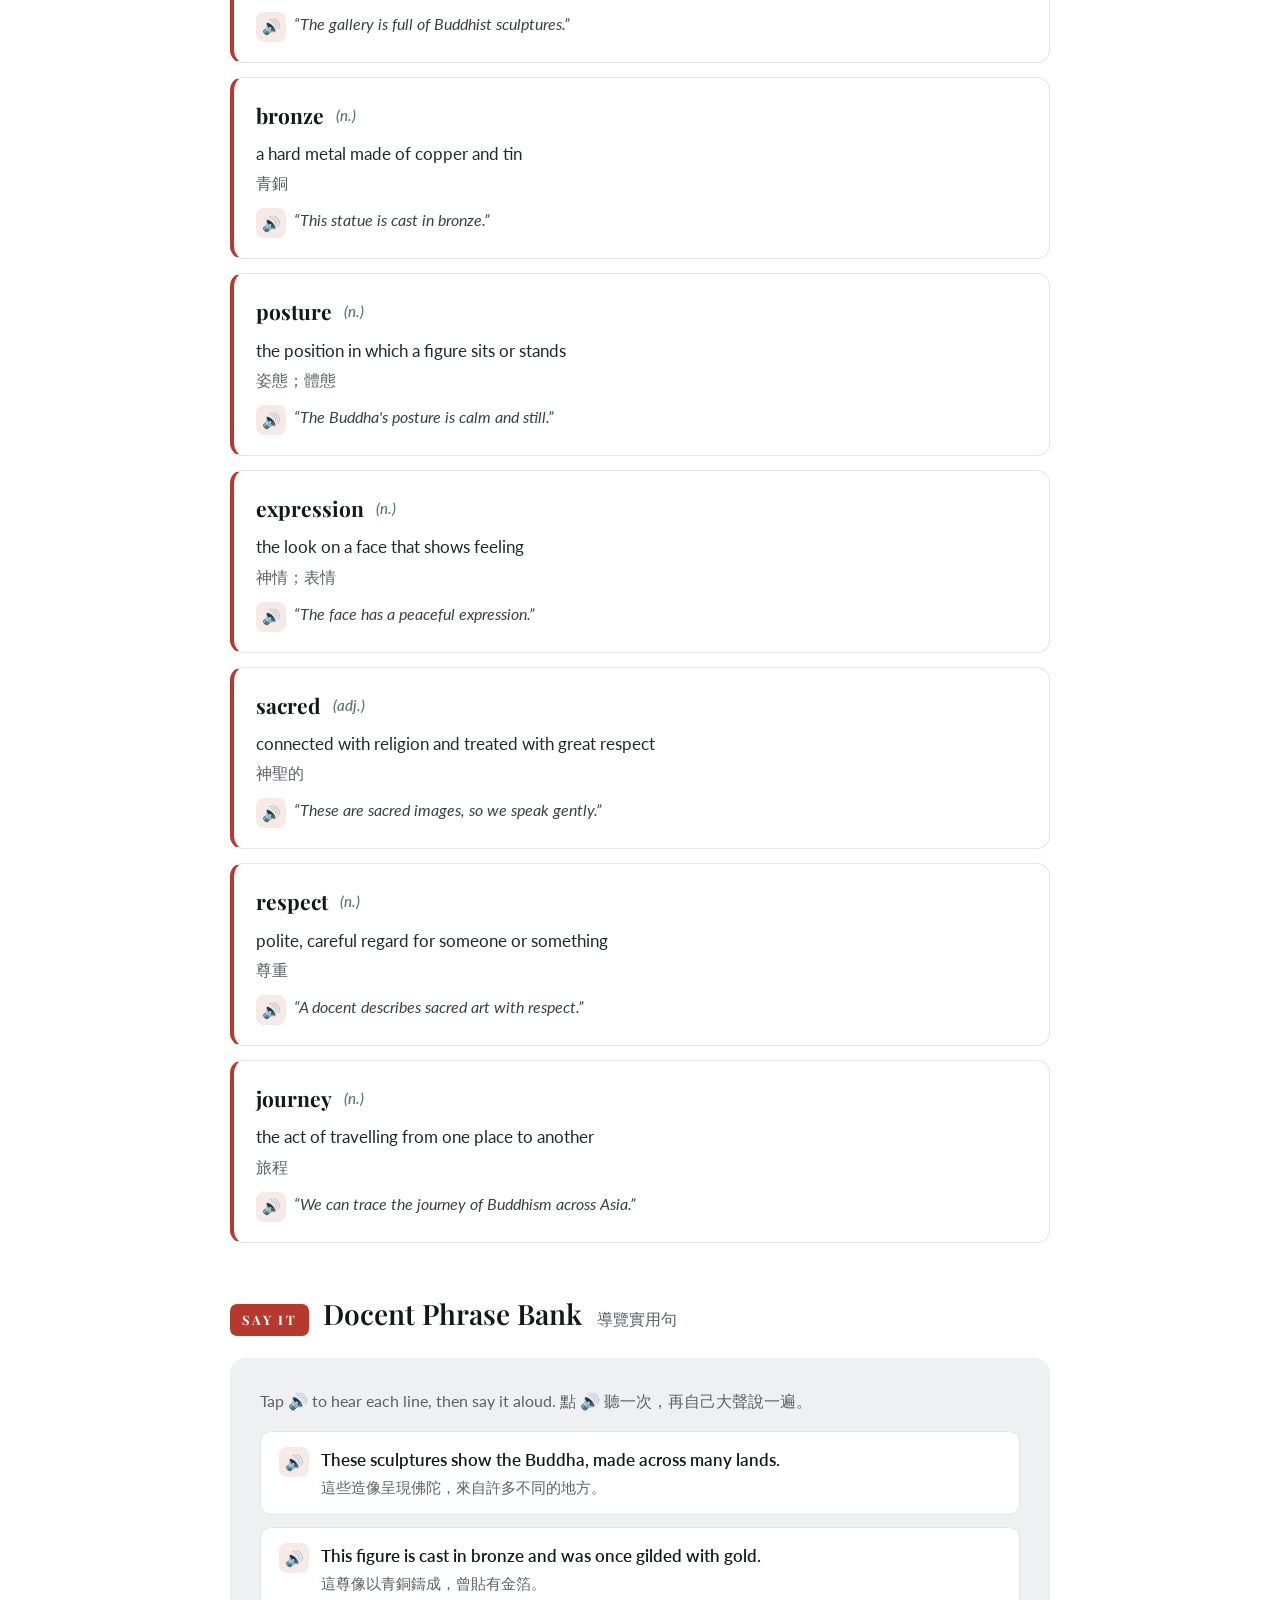
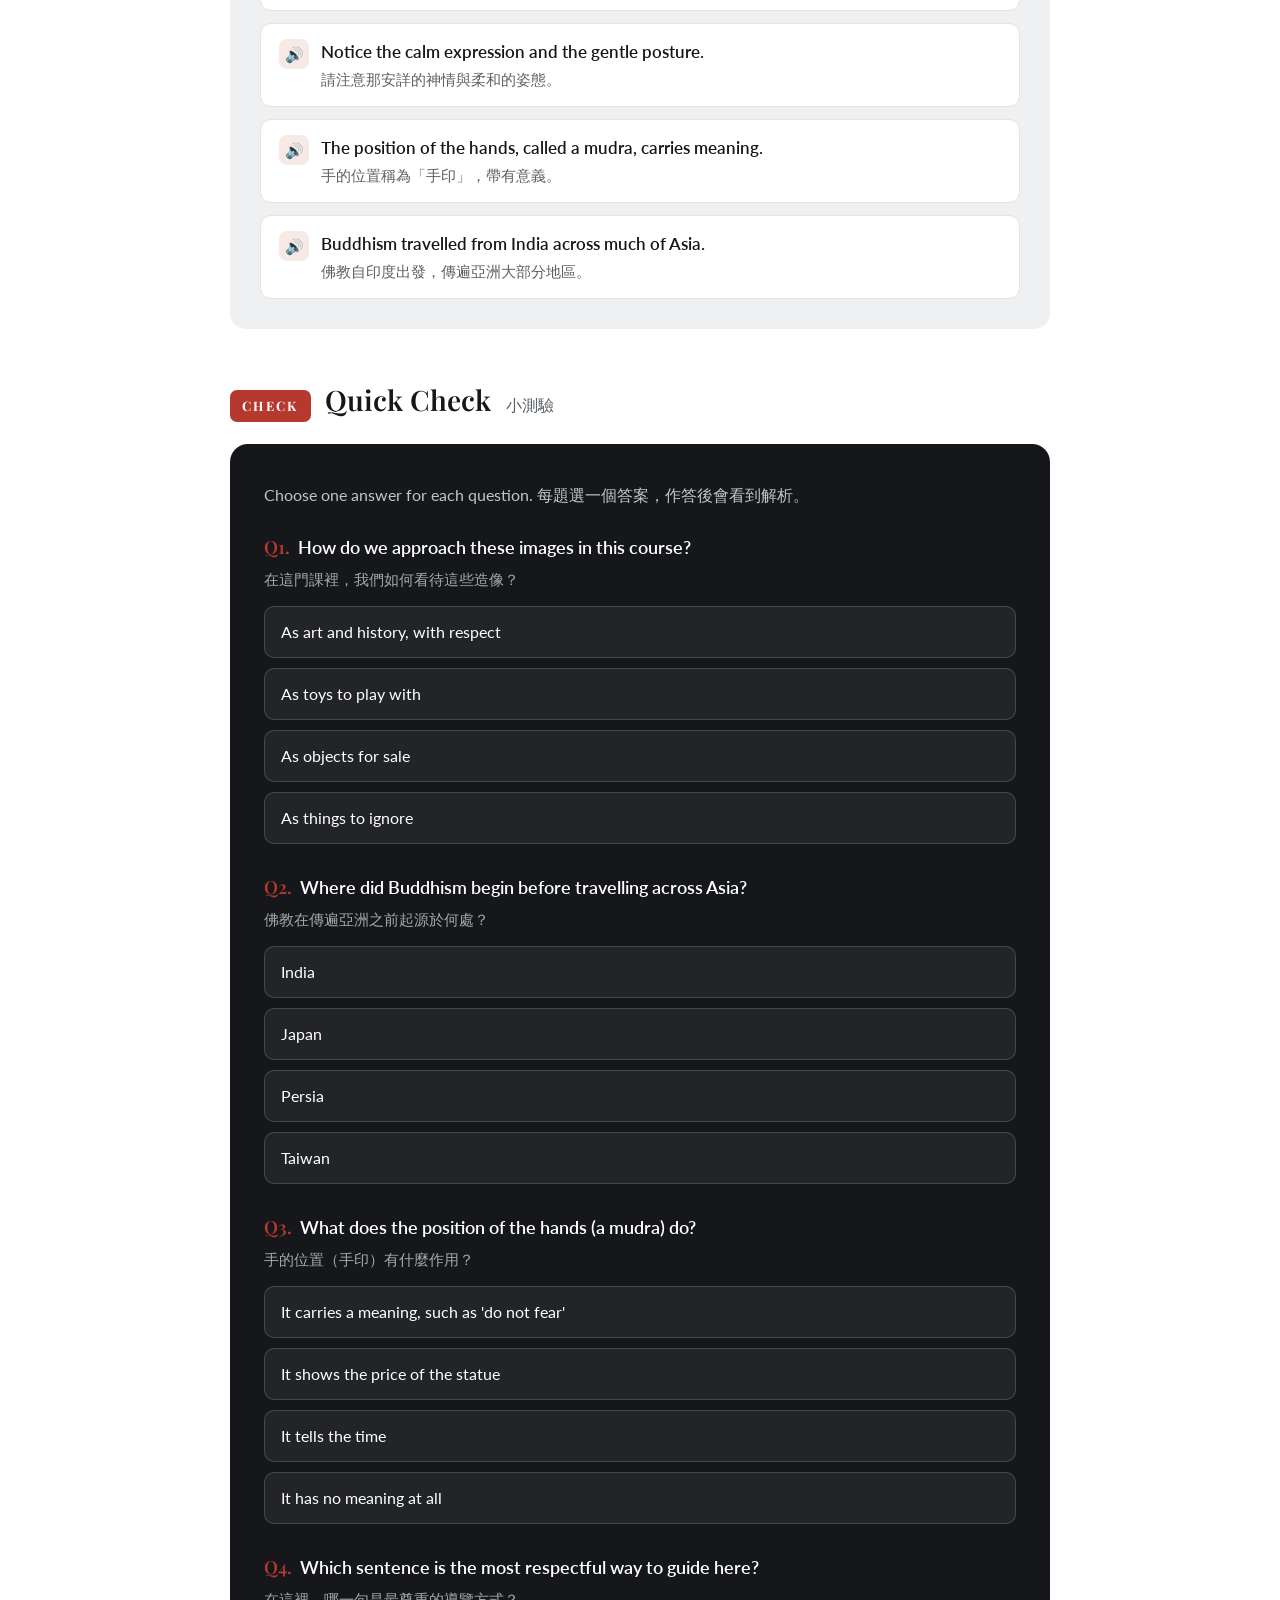
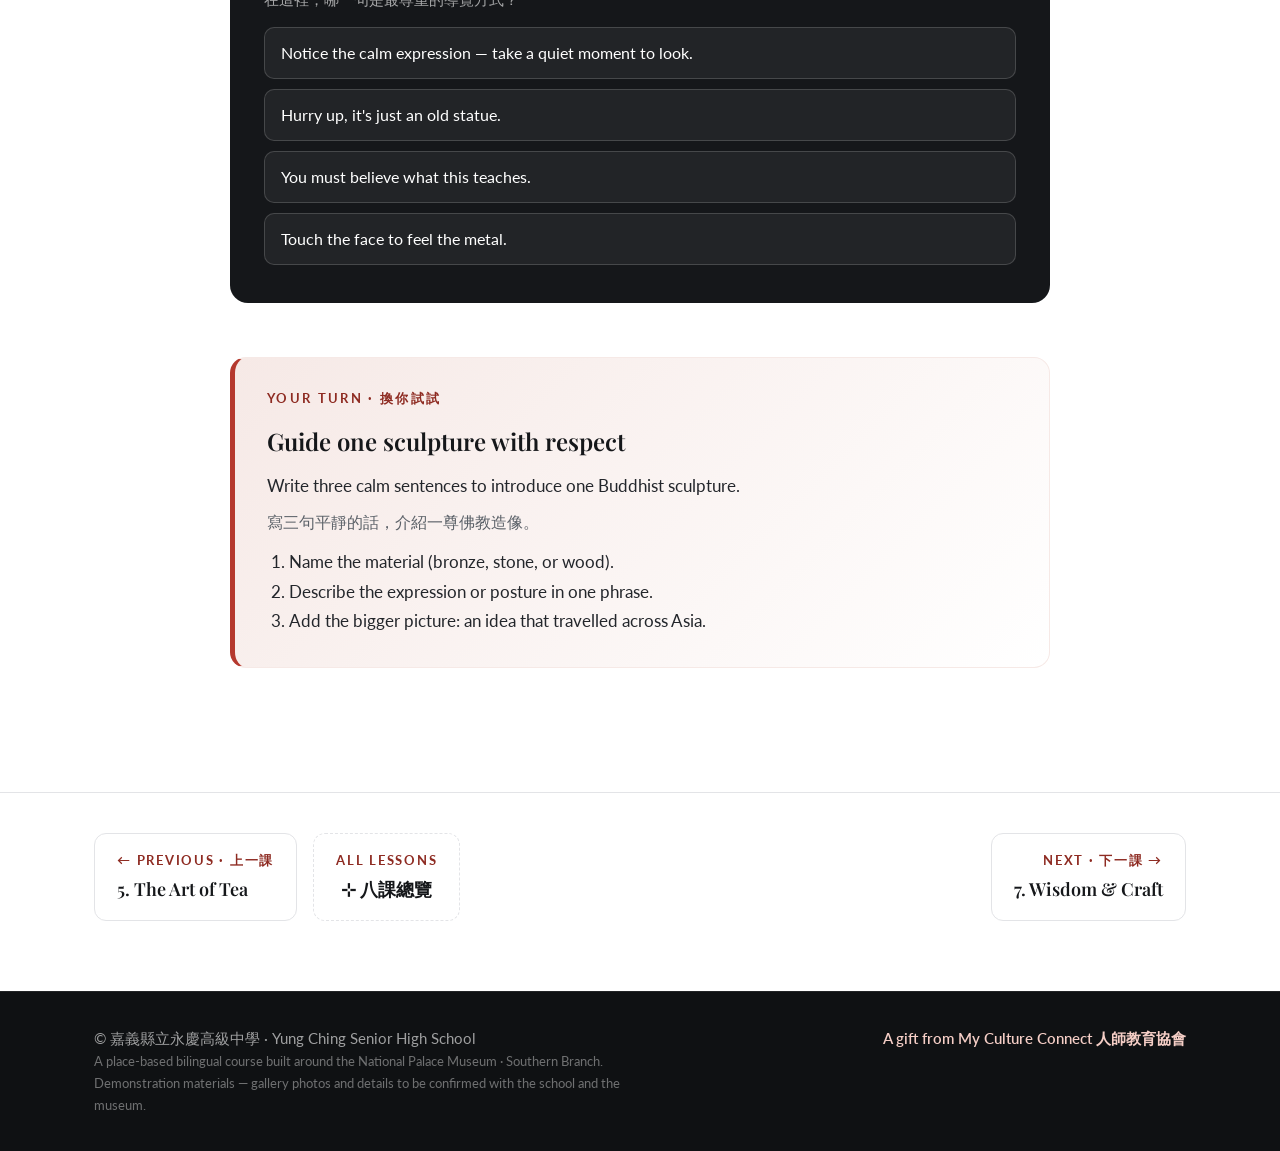
<file: buddha/index.html>
<!DOCTYPE html>
<html lang="en">
<head>
<meta charset="UTF-8">
<meta name="viewport" content="width=device-width, initial-scale=1.0">
<title>Lesson 6: Images of the Buddha · Young Docents of the Southern Branch</title>
<meta name="description" content="Images of the Buddha — Across Asia, one teacher, a thousand faces.">
<link rel="preconnect" href="https://fonts.googleapis.com">
<link rel="preconnect" href="https://fonts.gstatic.com" crossorigin>
<link href="https://fonts.googleapis.com/css2?family=Playfair+Display:ital,wght@0,500;0,600;0,700;1,500;1,600&family=Lato:ital,wght@0,400;0,700;1,400&display=swap" rel="stylesheet">
<link rel="stylesheet" href="../assets/css/main.css">
</head>
<body class="">

<header class="topbar">
  <div class="wrap topbar-inner">
    <a class="topbar-brand" href="../index.html">
      <span class="topbar-seal">YC</span>
      <span class="topbar-name">Young Docents<small>南院小小英語導覽員 · 永慶高中</small></span>
    </a>
    <nav class="topbar-nav">
      <a href="../index.html">Course Home</a>
      <a href="../index.html#lessons">8 Lessons</a>
      <a href="../docent/">Capstone</a>
      <a href="../workshop/">For Teachers</a>
      <a href="../taibao-quiz/">Taibao Quiz</a>
    </nav>
  </div>
</header>

<section class="page-hero ">
  <div class="wrap">
    <span class="lesson-no">Lesson 6 of 8</span>
    <h1>Images of the Buddha<span class="zh">佛陀形影——亞洲佛教藝術</span></h1>
    <p class="tagline">Across Asia, one teacher, a thousand faces.<span class="zh">跨越亞洲，一位導師，千種面容。</span></p>
    <span class="gallery-pill">📍 Gallery · 化身與再現—亞洲佛教藝術</span>
  </div>
</section>
<div class="lesson-body"><div class="wrap"><div class="lesson-inner">
<div class="block reading"><div class="block-head"><span class="kicker">Read</span><h2>The Story <span class="zh">展廳故事</span></h2></div>
<p>This gallery is full of <span class="term">sculptures</span> of the Buddha and other holy figures, made across many centuries and many lands. We approach them here as <span class="term">art</span> and history. Buddhism began in India and travelled along trade routes to Central Asia, China, Korea, Japan, and Southeast Asia.</p>
<p class="zh-gloss">本展廳滿是佛陀與其他聖者的「造像」，跨越許多世紀、許多地方而成。在這裡，我們以藝術與歷史的角度親近它們。佛教源於印度，沿著貿易路線傳往中亞、中國、韓國、日本與東南亞。</p>
<p>As the teaching travelled, the images changed. The same calm face might be carved in <span class="term">bronze</span>, stone, or wood; gilded with gold or left plain. The <span class="term">posture</span> and the position of the hands — called <em>mudra</em> — carry meaning: a raised palm can mean “do not fear.”</p>
<p class="zh-gloss">隨著教法傳播，造像也隨之改變。同一張安詳的面容，可能以「青銅」、石材或木頭雕成；或貼金、或樸素。其「姿態」與手的位置——稱為「手印（mudra）」——都帶有意義：舉起的手掌可以表示「莫怕」。</p>
<p>For a docent, the key is <span class="term">respect</span>. You can describe the material, the age, the calm expression, and the journey of an idea across Asia — and let visitors feel its peace for themselves. You are guiding their eyes, not their beliefs.</p>
<p class="zh-gloss">對導覽員來說，關鍵是「尊重」。你可以描述材質、年代、安詳的神情，以及一個理念橫越亞洲的旅程——讓訪客自行感受那份寧靜。你引導的是他們的目光，而非他們的信仰。</p>
<div class="pull-quote">“Follow one calm face across a continent, and you have followed an idea travelling.”<span class="zh">循著一張安詳的面容橫越大陸，你便循著一個理念的旅程。</span></div>
</div>
<div class="block"><div class="block-head"><span class="kicker">Words</span><h2>Word of the Day <span class="zh">關鍵字</span></h2></div><div class="vocab-list">
<div class="vocab">
  <div class="v-top"><span class="word">sculpture</span> <span class="pos">(n.)</span></div>
  <div class="def">a work of art carved or shaped from solid material</div>
  <div class="zh">雕塑；造像</div>
  <div class="eg"><button class="speak" data-speak="The gallery is full of Buddhist sculptures." aria-label="Listen">🔊</button><span>“The gallery is full of Buddhist sculptures.”</span></div>
</div>
<div class="vocab">
  <div class="v-top"><span class="word">bronze</span> <span class="pos">(n.)</span></div>
  <div class="def">a hard metal made of copper and tin</div>
  <div class="zh">青銅</div>
  <div class="eg"><button class="speak" data-speak="This statue is cast in bronze." aria-label="Listen">🔊</button><span>“This statue is cast in bronze.”</span></div>
</div>
<div class="vocab">
  <div class="v-top"><span class="word">posture</span> <span class="pos">(n.)</span></div>
  <div class="def">the position in which a figure sits or stands</div>
  <div class="zh">姿態；體態</div>
  <div class="eg"><button class="speak" data-speak="The Buddha's posture is calm and still." aria-label="Listen">🔊</button><span>“The Buddha's posture is calm and still.”</span></div>
</div>
<div class="vocab">
  <div class="v-top"><span class="word">expression</span> <span class="pos">(n.)</span></div>
  <div class="def">the look on a face that shows feeling</div>
  <div class="zh">神情；表情</div>
  <div class="eg"><button class="speak" data-speak="The face has a peaceful expression." aria-label="Listen">🔊</button><span>“The face has a peaceful expression.”</span></div>
</div>
<div class="vocab">
  <div class="v-top"><span class="word">sacred</span> <span class="pos">(adj.)</span></div>
  <div class="def">connected with religion and treated with great respect</div>
  <div class="zh">神聖的</div>
  <div class="eg"><button class="speak" data-speak="These are sacred images, so we speak gently." aria-label="Listen">🔊</button><span>“These are sacred images, so we speak gently.”</span></div>
</div>
<div class="vocab">
  <div class="v-top"><span class="word">respect</span> <span class="pos">(n.)</span></div>
  <div class="def">polite, careful regard for someone or something</div>
  <div class="zh">尊重</div>
  <div class="eg"><button class="speak" data-speak="A docent describes sacred art with respect." aria-label="Listen">🔊</button><span>“A docent describes sacred art with respect.”</span></div>
</div>
<div class="vocab">
  <div class="v-top"><span class="word">journey</span> <span class="pos">(n.)</span></div>
  <div class="def">the act of travelling from one place to another</div>
  <div class="zh">旅程</div>
  <div class="eg"><button class="speak" data-speak="We can trace the journey of Buddhism across Asia." aria-label="Listen">🔊</button><span>“We can trace the journey of Buddhism across Asia.”</span></div>
</div>
</div></div>
<div class="block"><div class="block-head"><span class="kicker">Say it</span><h2>Docent Phrase Bank <span class="zh">導覽實用句</span></h2></div><div class="phrasebank"><p class="pb-intro">Tap 🔊 to hear each line, then say it aloud. 點 🔊 聽一次，再自己大聲說一遍。</p>
<div class="phrase"><button class="speak" data-speak="These sculptures show the Buddha, made across many lands." aria-label="Listen">🔊</button><div class="p-text">
  <div class="p-en">These sculptures show the Buddha, made across many lands.</div><div class="p-zh">這些造像呈現佛陀，來自許多不同的地方。</div></div></div>
<div class="phrase"><button class="speak" data-speak="This figure is cast in bronze and was once gilded with gold." aria-label="Listen">🔊</button><div class="p-text">
  <div class="p-en">This figure is cast in bronze and was once gilded with gold.</div><div class="p-zh">這尊像以青銅鑄成，曾貼有金箔。</div></div></div>
<div class="phrase"><button class="speak" data-speak="Notice the calm expression and the gentle posture." aria-label="Listen">🔊</button><div class="p-text">
  <div class="p-en">Notice the calm expression and the gentle posture.</div><div class="p-zh">請注意那安詳的神情與柔和的姿態。</div></div></div>
<div class="phrase"><button class="speak" data-speak="The position of the hands, called a mudra, carries meaning." aria-label="Listen">🔊</button><div class="p-text">
  <div class="p-en">The position of the hands, called a mudra, carries meaning.</div><div class="p-zh">手的位置稱為「手印」，帶有意義。</div></div></div>
<div class="phrase"><button class="speak" data-speak="Buddhism travelled from India across much of Asia." aria-label="Listen">🔊</button><div class="p-text">
  <div class="p-en">Buddhism travelled from India across much of Asia.</div><div class="p-zh">佛教自印度出發，傳遍亞洲大部分地區。</div></div></div>
</div></div>
<div class="block"><div class="block-head"><span class="kicker">Check</span><h2>Quick Check <span class="zh">小測驗</span></h2></div><div class="quiz"><p class="q-intro">Choose one answer for each question. 每題選一個答案，作答後會看到解析。</p>
<div class="q-item">
  <div class="q-stem"><span class="qn">Q1.</span>How do we approach these images in this course?</div>
  <div class="q-zh">在這門課裡，我們如何看待這些造像？</div>
  <div class="q-opts">
  <button class="q-opt" data-correct="true">As art and history, with respect</button>
<button class="q-opt" data-correct="false">As toys to play with</button>
<button class="q-opt" data-correct="false">As objects for sale</button>
<button class="q-opt" data-correct="false">As things to ignore</button>
  </div>
  <div class="q-explain">We describe them as art and history, and treat sacred objects with respect.<span class="zh">我們以藝術與歷史的角度描述，並以尊重對待神聖的物件。</span></div>
</div>
<div class="q-item">
  <div class="q-stem"><span class="qn">Q2.</span>Where did Buddhism begin before travelling across Asia?</div>
  <div class="q-zh">佛教在傳遍亞洲之前起源於何處？</div>
  <div class="q-opts">
  <button class="q-opt" data-correct="true">India</button>
<button class="q-opt" data-correct="false">Japan</button>
<button class="q-opt" data-correct="false">Persia</button>
<button class="q-opt" data-correct="false">Taiwan</button>
  </div>
  <div class="q-explain">Buddhism began in India and spread along trade routes across Asia.<span class="zh">佛教源於印度，沿貿易路線傳播至亞洲各地。</span></div>
</div>
<div class="q-item">
  <div class="q-stem"><span class="qn">Q3.</span>What does the position of the hands (a mudra) do?</div>
  <div class="q-zh">手的位置（手印）有什麼作用？</div>
  <div class="q-opts">
  <button class="q-opt" data-correct="true">It carries a meaning, such as 'do not fear'</button>
<button class="q-opt" data-correct="false">It shows the price of the statue</button>
<button class="q-opt" data-correct="false">It tells the time</button>
<button class="q-opt" data-correct="false">It has no meaning at all</button>
  </div>
  <div class="q-explain">A mudra is a meaningful hand gesture; a raised palm can mean 'do not fear.'<span class="zh">手印是有意義的手勢；舉起的手掌可表示「莫怕」。</span></div>
</div>
<div class="q-item">
  <div class="q-stem"><span class="qn">Q4.</span>Which sentence is the most respectful way to guide here?</div>
  <div class="q-zh">在這裡，哪一句是最尊重的導覽方式？</div>
  <div class="q-opts">
  <button class="q-opt" data-correct="true">Notice the calm expression — take a quiet moment to look.</button>
<button class="q-opt" data-correct="false">Hurry up, it's just an old statue.</button>
<button class="q-opt" data-correct="false">You must believe what this teaches.</button>
<button class="q-opt" data-correct="false">Touch the face to feel the metal.</button>
  </div>
  <div class="q-explain">Guide the eyes gently; describe, invite quiet looking, and never push beliefs or touch sacred art.<span class="zh">溫和地引導目光：描述、邀請靜觀，絕不強加信仰或觸碰神聖造像。</span></div>
</div>
</div></div>
<div class="block"><div class="your-turn">
  <div class="yt-label">Your Turn · 換你試試</div>
  <h3>Guide one sculpture with respect</h3>
  <p>Write three calm sentences to introduce one Buddhist sculpture.</p>
  <p class="zh">寫三句平靜的話，介紹一尊佛教造像。</p>
  <ol><li>Name the material (bronze, stone, or wood).</li>
<li>Describe the expression or posture in one phrase.</li>
<li>Add the bigger picture: an idea that travelled across Asia.</li></ol>
</div></div>
</div></div></div>
<nav class="lesson-nav"><div class="wrap"><a class="nav-link prev" href="../tea/"><span class="dir">← Previous · 上一課</span><span class="t">5. The Art of Tea</span></a><a class="nav-link hub" href="../index.html#lessons"><span class="dir">All Lessons</span><span class="t">⊹ 八課總覽</span></a><a class="nav-link next" href="../wisdom-craft/"><span class="dir">Next · 下一課 →</span><span class="t">7. Wisdom & Craft</span></a></div></nav>

<footer>
  <div class="wrap">
    <span>© <span class="zh">嘉義縣立永慶高級中學</span> · Yung Ching Senior High School</span>
    <span class="partner">A gift from <a href="https://www.mycultureconnect.org/">My Culture Connect 人師教育協會</a></span>
  </div>
  <div class="wrap"><span class="note">A place-based bilingual course built around the National Palace Museum · Southern Branch. Demonstration materials — gallery photos and details to be confirmed with the school and the museum.</span></div>
</footer>
<script src="../assets/js/app.js"></script>
</body>
</html>
</file>
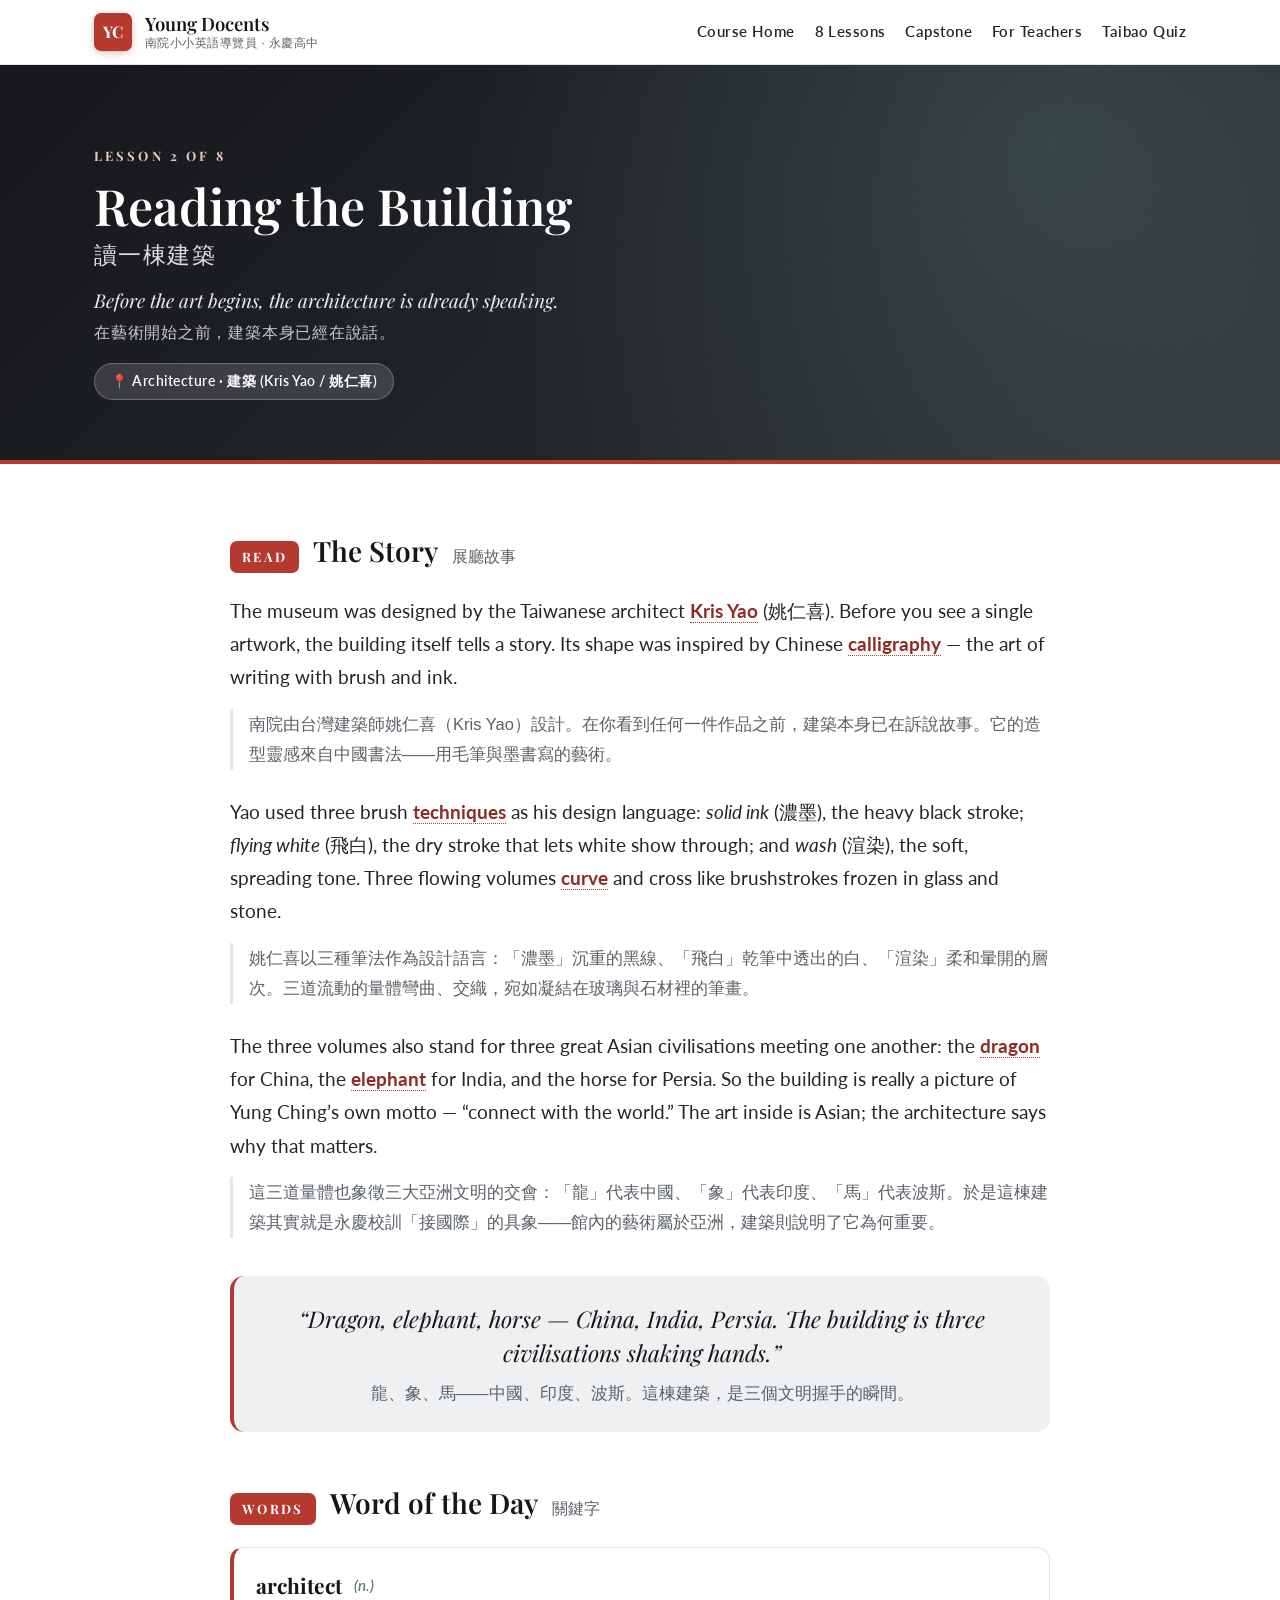
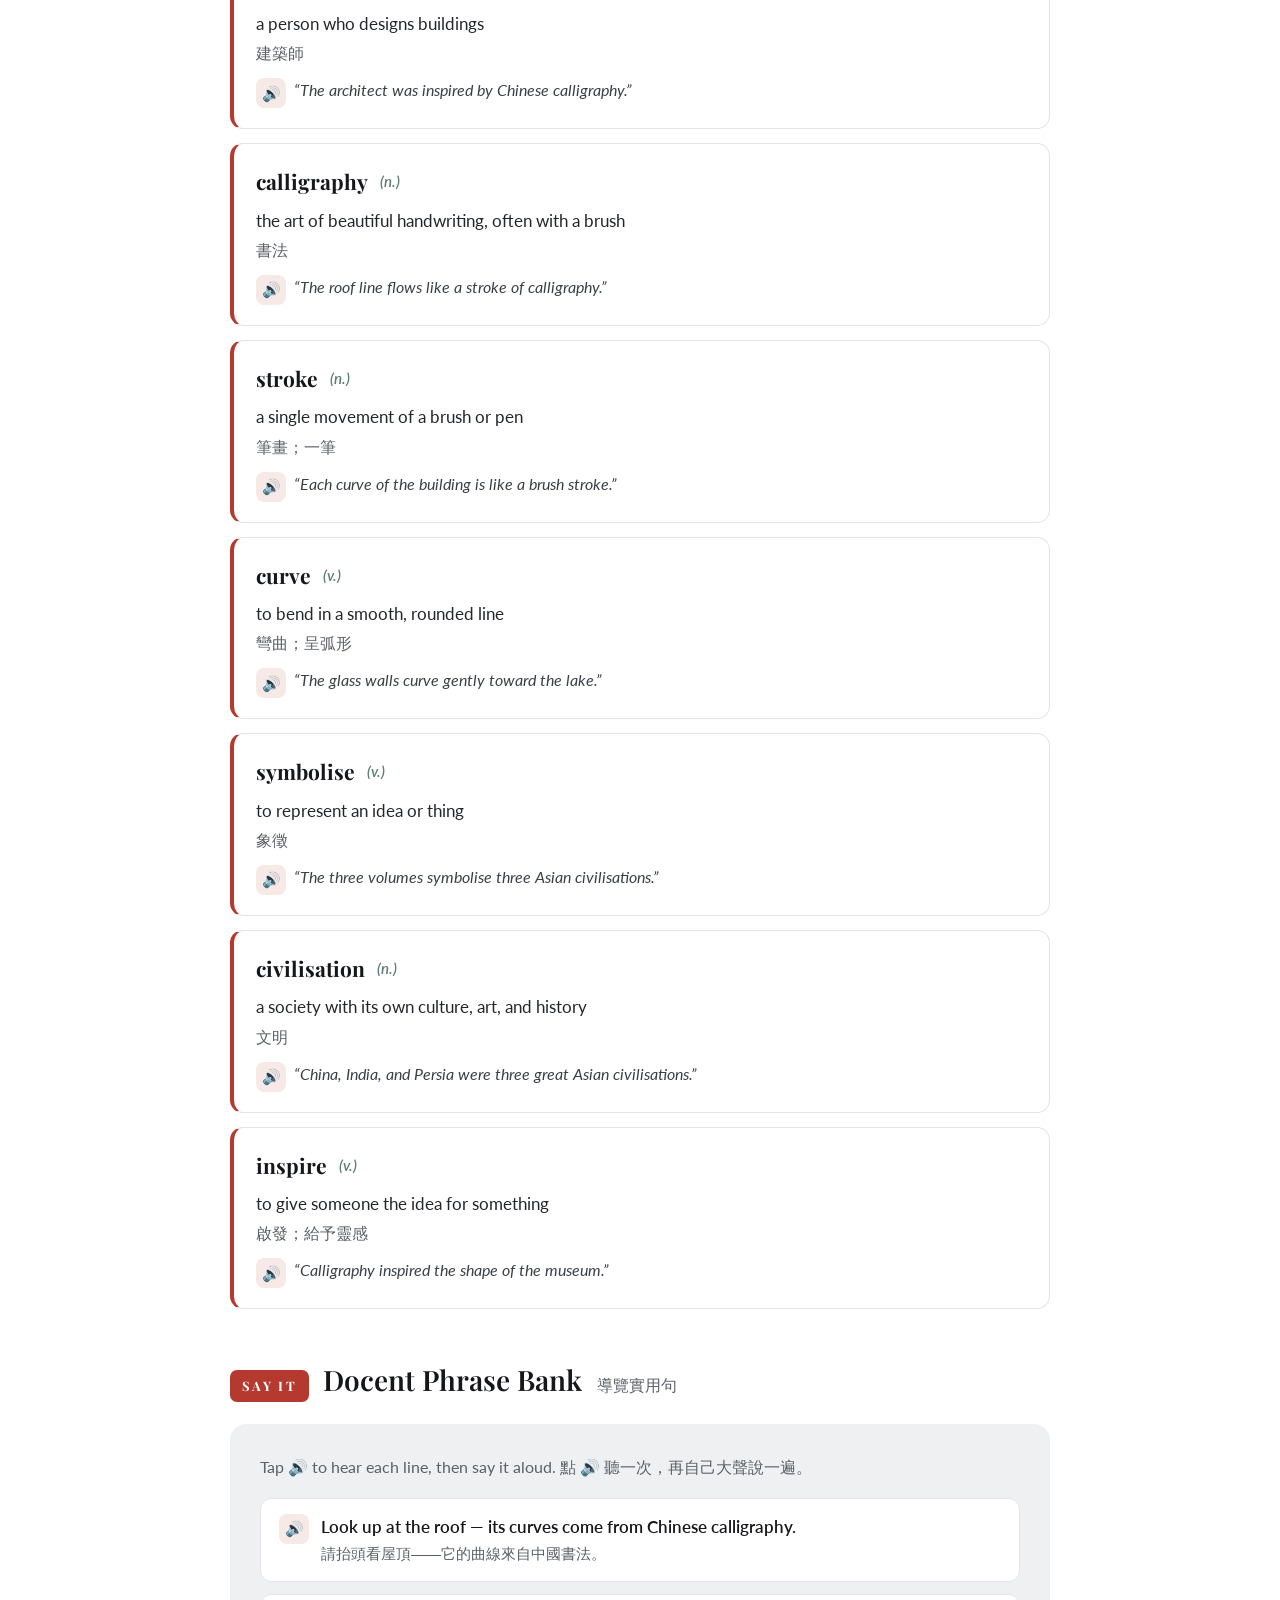
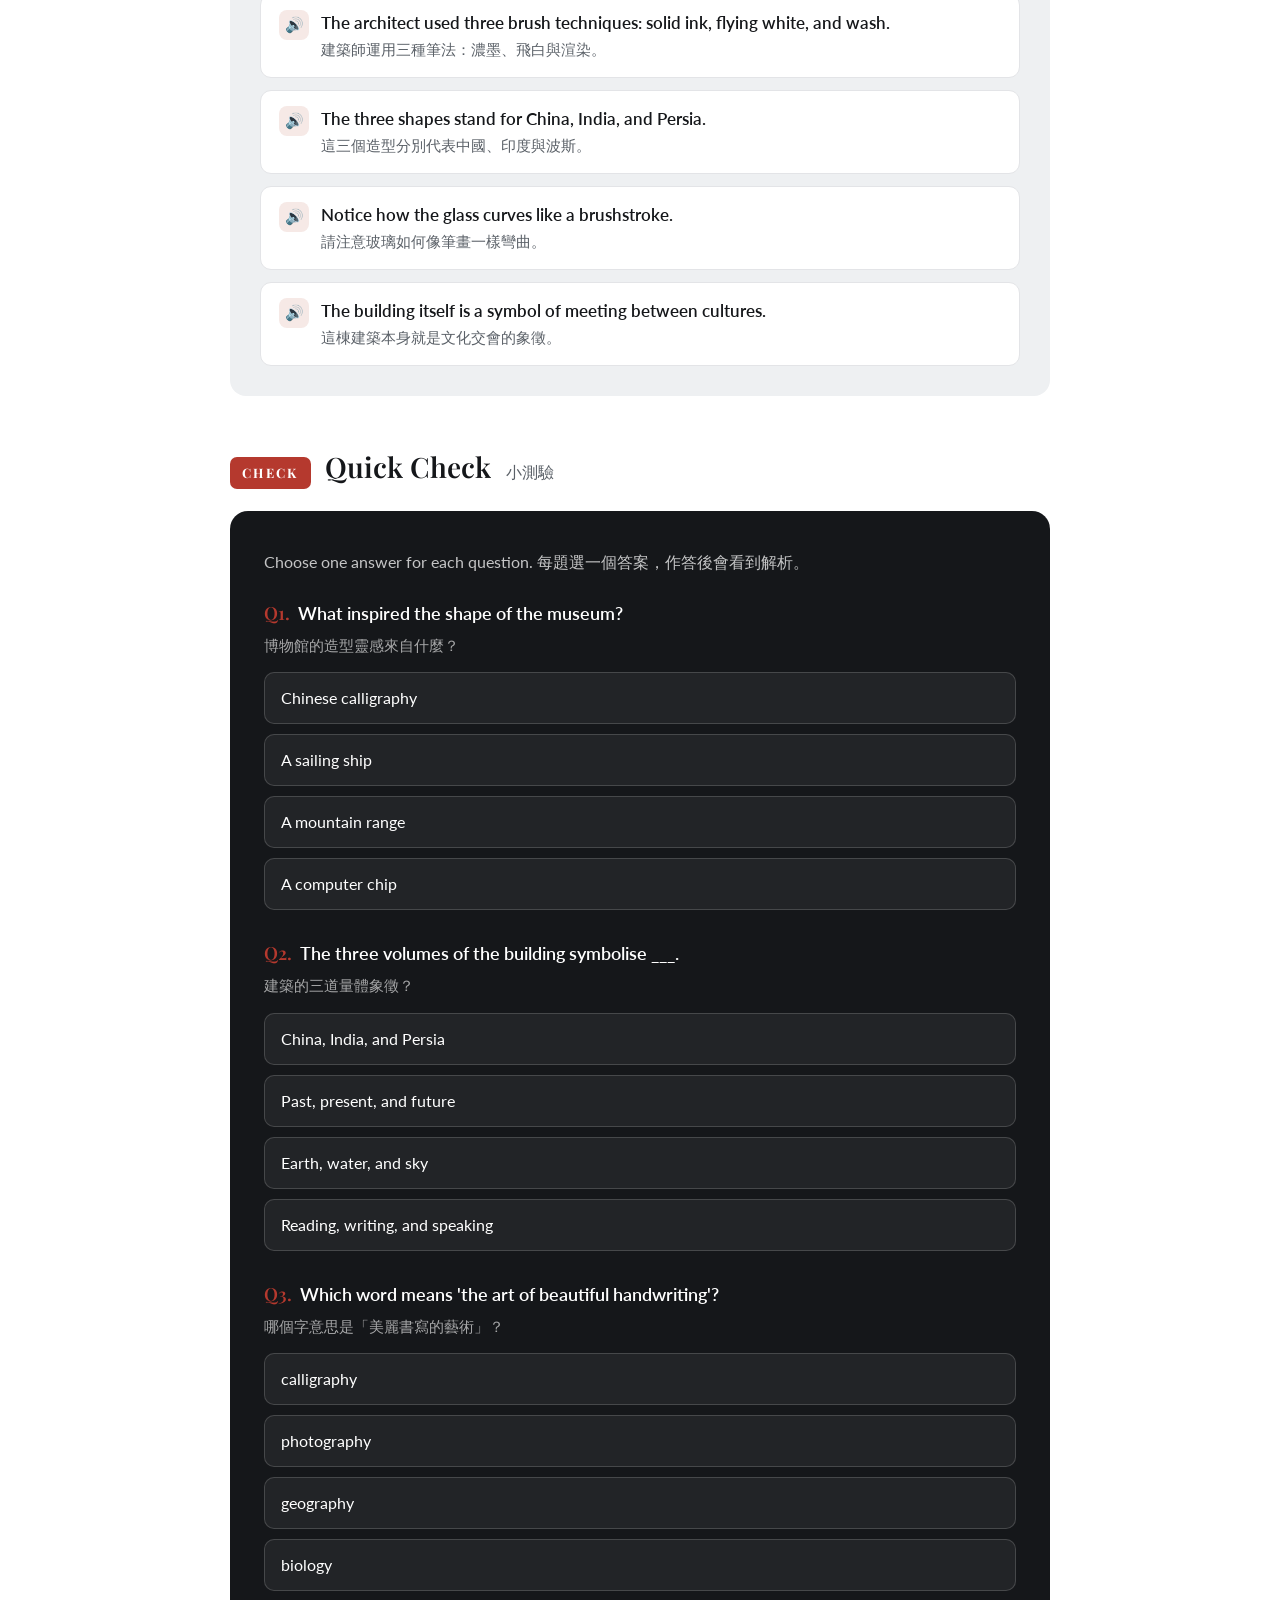
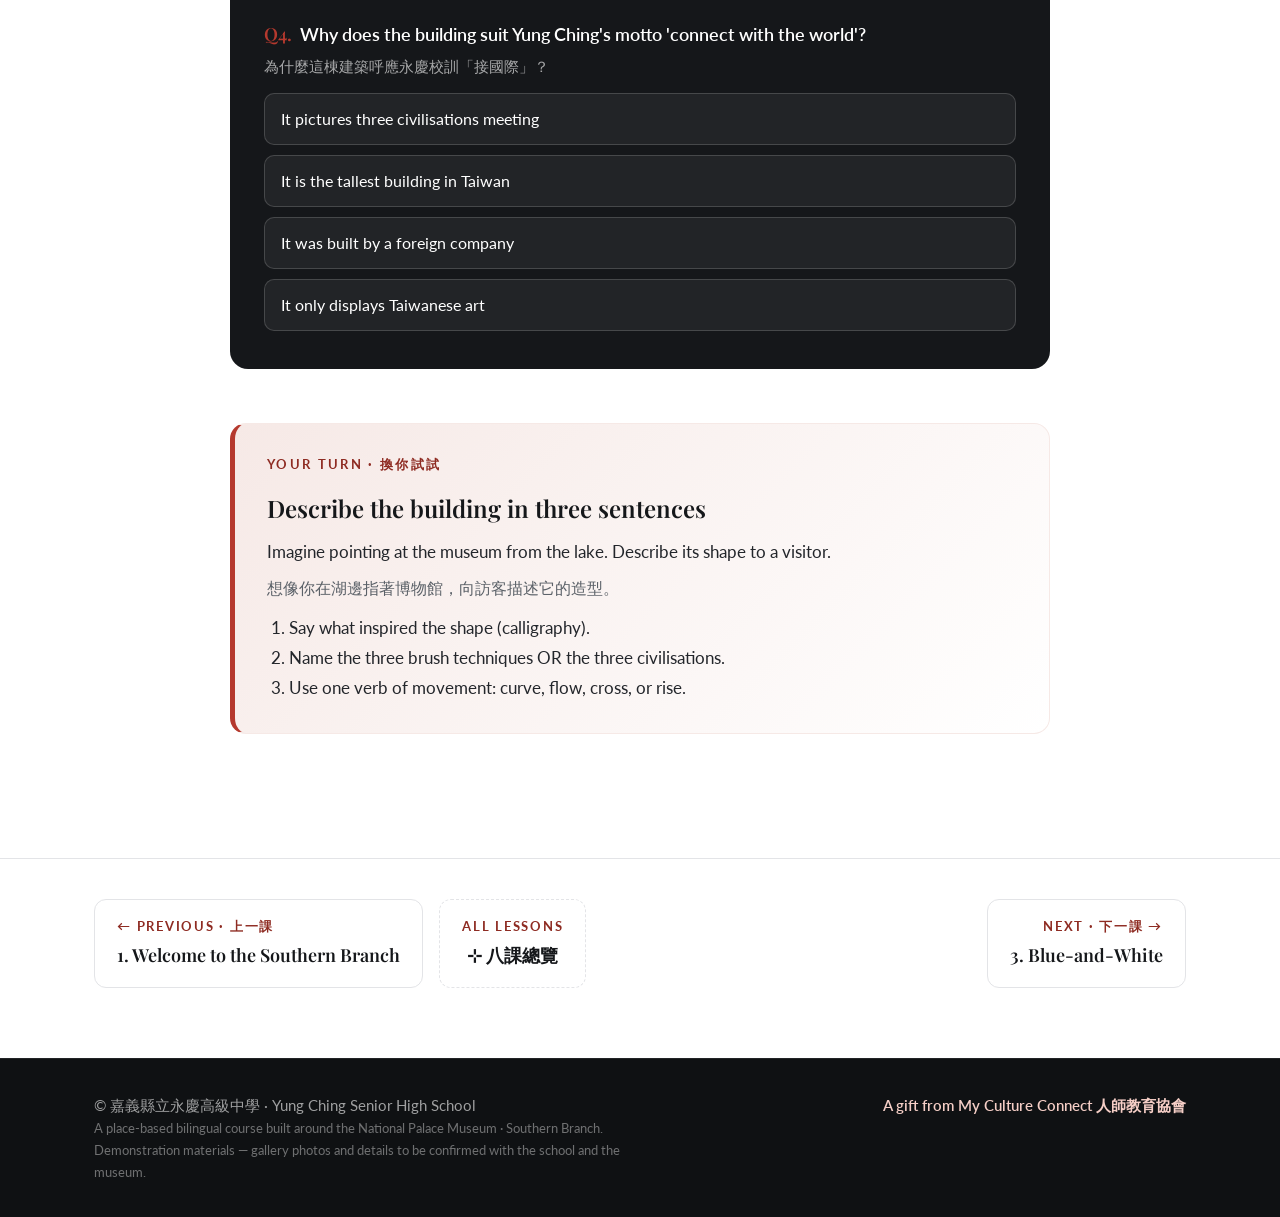
<file: building/index.html>
<!DOCTYPE html>
<html lang="en">
<head>
<meta charset="UTF-8">
<meta name="viewport" content="width=device-width, initial-scale=1.0">
<title>Lesson 2: Reading the Building · Young Docents of the Southern Branch</title>
<meta name="description" content="Reading the Building — Before the art begins, the architecture is already speaking.">
<link rel="preconnect" href="https://fonts.googleapis.com">
<link rel="preconnect" href="https://fonts.gstatic.com" crossorigin>
<link href="https://fonts.googleapis.com/css2?family=Playfair+Display:ital,wght@0,500;0,600;0,700;1,500;1,600&family=Lato:ital,wght@0,400;0,700;1,400&display=swap" rel="stylesheet">
<link rel="stylesheet" href="../assets/css/main.css">
</head>
<body class="">

<header class="topbar">
  <div class="wrap topbar-inner">
    <a class="topbar-brand" href="../index.html">
      <span class="topbar-seal">YC</span>
      <span class="topbar-name">Young Docents<small>南院小小英語導覽員 · 永慶高中</small></span>
    </a>
    <nav class="topbar-nav">
      <a href="../index.html">Course Home</a>
      <a href="../index.html#lessons">8 Lessons</a>
      <a href="../docent/">Capstone</a>
      <a href="../workshop/">For Teachers</a>
      <a href="../taibao-quiz/">Taibao Quiz</a>
    </nav>
  </div>
</header>

<section class="page-hero tone-jade">
  <div class="wrap">
    <span class="lesson-no">Lesson 2 of 8</span>
    <h1>Reading the Building<span class="zh">讀一棟建築</span></h1>
    <p class="tagline">Before the art begins, the architecture is already speaking.<span class="zh">在藝術開始之前，建築本身已經在說話。</span></p>
    <span class="gallery-pill">📍 Architecture · 建築 (Kris Yao / 姚仁喜)</span>
  </div>
</section>
<div class="lesson-body"><div class="wrap"><div class="lesson-inner">
<div class="block reading"><div class="block-head"><span class="kicker">Read</span><h2>The Story <span class="zh">展廳故事</span></h2></div>
<p>The museum was designed by the Taiwanese architect <span class="term">Kris Yao</span> (姚仁喜). Before you see a single artwork, the building itself tells a story. Its shape was inspired by Chinese <span class="term">calligraphy</span> — the art of writing with brush and ink.</p>
<p class="zh-gloss">南院由台灣建築師姚仁喜（Kris Yao）設計。在你看到任何一件作品之前，建築本身已在訴說故事。它的造型靈感來自中國書法——用毛筆與墨書寫的藝術。</p>
<p>Yao used three brush <span class="term">techniques</span> as his design language: <em>solid ink</em> (濃墨), the heavy black stroke; <em>flying white</em> (飛白), the dry stroke that lets white show through; and <em>wash</em> (渲染), the soft, spreading tone. Three flowing volumes <span class="term">curve</span> and cross like brushstrokes frozen in glass and stone.</p>
<p class="zh-gloss">姚仁喜以三種筆法作為設計語言：「濃墨」沉重的黑線、「飛白」乾筆中透出的白、「渲染」柔和暈開的層次。三道流動的量體彎曲、交織，宛如凝結在玻璃與石材裡的筆畫。</p>
<p>The three volumes also stand for three great Asian civilisations meeting one another: the <span class="term">dragon</span> for China, the <span class="term">elephant</span> for India, and the horse for Persia. So the building is really a picture of Yung Ching’s own motto — “connect with the world.” The art inside is Asian; the architecture says why that matters.</p>
<p class="zh-gloss">這三道量體也象徵三大亞洲文明的交會：「龍」代表中國、「象」代表印度、「馬」代表波斯。於是這棟建築其實就是永慶校訓「接國際」的具象——館內的藝術屬於亞洲，建築則說明了它為何重要。</p>
<div class="pull-quote">“Dragon, elephant, horse — China, India, Persia. The building is three civilisations shaking hands.”<span class="zh">龍、象、馬——中國、印度、波斯。這棟建築，是三個文明握手的瞬間。</span></div>
</div>
<div class="block"><div class="block-head"><span class="kicker">Words</span><h2>Word of the Day <span class="zh">關鍵字</span></h2></div><div class="vocab-list">
<div class="vocab">
  <div class="v-top"><span class="word">architect</span> <span class="pos">(n.)</span></div>
  <div class="def">a person who designs buildings</div>
  <div class="zh">建築師</div>
  <div class="eg"><button class="speak" data-speak="The architect was inspired by Chinese calligraphy." aria-label="Listen">🔊</button><span>“The architect was inspired by Chinese calligraphy.”</span></div>
</div>
<div class="vocab">
  <div class="v-top"><span class="word">calligraphy</span> <span class="pos">(n.)</span></div>
  <div class="def">the art of beautiful handwriting, often with a brush</div>
  <div class="zh">書法</div>
  <div class="eg"><button class="speak" data-speak="The roof line flows like a stroke of calligraphy." aria-label="Listen">🔊</button><span>“The roof line flows like a stroke of calligraphy.”</span></div>
</div>
<div class="vocab">
  <div class="v-top"><span class="word">stroke</span> <span class="pos">(n.)</span></div>
  <div class="def">a single movement of a brush or pen</div>
  <div class="zh">筆畫；一筆</div>
  <div class="eg"><button class="speak" data-speak="Each curve of the building is like a brush stroke." aria-label="Listen">🔊</button><span>“Each curve of the building is like a brush stroke.”</span></div>
</div>
<div class="vocab">
  <div class="v-top"><span class="word">curve</span> <span class="pos">(v.)</span></div>
  <div class="def">to bend in a smooth, rounded line</div>
  <div class="zh">彎曲；呈弧形</div>
  <div class="eg"><button class="speak" data-speak="The glass walls curve gently toward the lake." aria-label="Listen">🔊</button><span>“The glass walls curve gently toward the lake.”</span></div>
</div>
<div class="vocab">
  <div class="v-top"><span class="word">symbolise</span> <span class="pos">(v.)</span></div>
  <div class="def">to represent an idea or thing</div>
  <div class="zh">象徵</div>
  <div class="eg"><button class="speak" data-speak="The three volumes symbolise three Asian civilisations." aria-label="Listen">🔊</button><span>“The three volumes symbolise three Asian civilisations.”</span></div>
</div>
<div class="vocab">
  <div class="v-top"><span class="word">civilisation</span> <span class="pos">(n.)</span></div>
  <div class="def">a society with its own culture, art, and history</div>
  <div class="zh">文明</div>
  <div class="eg"><button class="speak" data-speak="China, India, and Persia were three great Asian civilisations." aria-label="Listen">🔊</button><span>“China, India, and Persia were three great Asian civilisations.”</span></div>
</div>
<div class="vocab">
  <div class="v-top"><span class="word">inspire</span> <span class="pos">(v.)</span></div>
  <div class="def">to give someone the idea for something</div>
  <div class="zh">啟發；給予靈感</div>
  <div class="eg"><button class="speak" data-speak="Calligraphy inspired the shape of the museum." aria-label="Listen">🔊</button><span>“Calligraphy inspired the shape of the museum.”</span></div>
</div>
</div></div>
<div class="block"><div class="block-head"><span class="kicker">Say it</span><h2>Docent Phrase Bank <span class="zh">導覽實用句</span></h2></div><div class="phrasebank"><p class="pb-intro">Tap 🔊 to hear each line, then say it aloud. 點 🔊 聽一次，再自己大聲說一遍。</p>
<div class="phrase"><button class="speak" data-speak="Look up at the roof — its curves come from Chinese calligraphy." aria-label="Listen">🔊</button><div class="p-text">
  <div class="p-en">Look up at the roof — its curves come from Chinese calligraphy.</div><div class="p-zh">請抬頭看屋頂——它的曲線來自中國書法。</div></div></div>
<div class="phrase"><button class="speak" data-speak="The architect used three brush techniques: solid ink, flying white, and wash." aria-label="Listen">🔊</button><div class="p-text">
  <div class="p-en">The architect used three brush techniques: solid ink, flying white, and wash.</div><div class="p-zh">建築師運用三種筆法：濃墨、飛白與渲染。</div></div></div>
<div class="phrase"><button class="speak" data-speak="The three shapes stand for China, India, and Persia." aria-label="Listen">🔊</button><div class="p-text">
  <div class="p-en">The three shapes stand for China, India, and Persia.</div><div class="p-zh">這三個造型分別代表中國、印度與波斯。</div></div></div>
<div class="phrase"><button class="speak" data-speak="Notice how the glass curves like a brushstroke." aria-label="Listen">🔊</button><div class="p-text">
  <div class="p-en">Notice how the glass curves like a brushstroke.</div><div class="p-zh">請注意玻璃如何像筆畫一樣彎曲。</div></div></div>
<div class="phrase"><button class="speak" data-speak="The building itself is a symbol of meeting between cultures." aria-label="Listen">🔊</button><div class="p-text">
  <div class="p-en">The building itself is a symbol of meeting between cultures.</div><div class="p-zh">這棟建築本身就是文化交會的象徵。</div></div></div>
</div></div>
<div class="block"><div class="block-head"><span class="kicker">Check</span><h2>Quick Check <span class="zh">小測驗</span></h2></div><div class="quiz"><p class="q-intro">Choose one answer for each question. 每題選一個答案，作答後會看到解析。</p>
<div class="q-item">
  <div class="q-stem"><span class="qn">Q1.</span>What inspired the shape of the museum?</div>
  <div class="q-zh">博物館的造型靈感來自什麼？</div>
  <div class="q-opts">
  <button class="q-opt" data-correct="true">Chinese calligraphy</button>
<button class="q-opt" data-correct="false">A sailing ship</button>
<button class="q-opt" data-correct="false">A mountain range</button>
<button class="q-opt" data-correct="false">A computer chip</button>
  </div>
  <div class="q-explain">Kris Yao based the design on three brush techniques of Chinese calligraphy.<span class="zh">姚仁喜以中國書法的三種筆法為設計依據。</span></div>
</div>
<div class="q-item">
  <div class="q-stem"><span class="qn">Q2.</span>The three volumes of the building symbolise ___.</div>
  <div class="q-zh">建築的三道量體象徵？</div>
  <div class="q-opts">
  <button class="q-opt" data-correct="true">China, India, and Persia</button>
<button class="q-opt" data-correct="false">Past, present, and future</button>
<button class="q-opt" data-correct="false">Earth, water, and sky</button>
<button class="q-opt" data-correct="false">Reading, writing, and speaking</button>
  </div>
  <div class="q-explain">Dragon (China), elephant (India), and horse (Persia) — three Asian civilisations meeting.<span class="zh">龍（中國）、象（印度）、馬（波斯）——三大亞洲文明的交會。</span></div>
</div>
<div class="q-item">
  <div class="q-stem"><span class="qn">Q3.</span>Which word means 'the art of beautiful handwriting'?</div>
  <div class="q-zh">哪個字意思是「美麗書寫的藝術」？</div>
  <div class="q-opts">
  <button class="q-opt" data-correct="true">calligraphy</button>
<button class="q-opt" data-correct="false">photography</button>
<button class="q-opt" data-correct="false">geography</button>
<button class="q-opt" data-correct="false">biology</button>
  </div>
  <div class="q-explain">Calligraphy is writing as a fine art, usually with brush and ink.<span class="zh">calligraphy 指作為精緻藝術的書寫，通常用毛筆與墨。</span></div>
</div>
<div class="q-item">
  <div class="q-stem"><span class="qn">Q4.</span>Why does the building suit Yung Ching's motto 'connect with the world'?</div>
  <div class="q-zh">為什麼這棟建築呼應永慶校訓「接國際」？</div>
  <div class="q-opts">
  <button class="q-opt" data-correct="true">It pictures three civilisations meeting</button>
<button class="q-opt" data-correct="false">It is the tallest building in Taiwan</button>
<button class="q-opt" data-correct="false">It was built by a foreign company</button>
<button class="q-opt" data-correct="false">It only displays Taiwanese art</button>
  </div>
  <div class="q-explain">The architecture shows different Asian cultures coming together — exactly what 'connect with the world' means.<span class="zh">建築呈現不同亞洲文化的交會，正是「接國際」的意涵。</span></div>
</div>
</div></div>
<div class="block"><div class="your-turn">
  <div class="yt-label">Your Turn · 換你試試</div>
  <h3>Describe the building in three sentences</h3>
  <p>Imagine pointing at the museum from the lake. Describe its shape to a visitor.</p>
  <p class="zh">想像你在湖邊指著博物館，向訪客描述它的造型。</p>
  <ol><li>Say what inspired the shape (calligraphy).</li>
<li>Name the three brush techniques OR the three civilisations.</li>
<li>Use one verb of movement: curve, flow, cross, or rise.</li></ol>
</div></div>
</div></div></div>
<nav class="lesson-nav"><div class="wrap"><a class="nav-link prev" href="../welcome/"><span class="dir">← Previous · 上一課</span><span class="t">1. Welcome to the Southern Branch</span></a><a class="nav-link hub" href="../index.html#lessons"><span class="dir">All Lessons</span><span class="t">⊹ 八課總覽</span></a><a class="nav-link next" href="../blue-and-white/"><span class="dir">Next · 下一課 →</span><span class="t">3. Blue-and-White</span></a></div></nav>

<footer>
  <div class="wrap">
    <span>© <span class="zh">嘉義縣立永慶高級中學</span> · Yung Ching Senior High School</span>
    <span class="partner">A gift from <a href="https://www.mycultureconnect.org/">My Culture Connect 人師教育協會</a></span>
  </div>
  <div class="wrap"><span class="note">A place-based bilingual course built around the National Palace Museum · Southern Branch. Demonstration materials — gallery photos and details to be confirmed with the school and the museum.</span></div>
</footer>
<script src="../assets/js/app.js"></script>
</body>
</html>
</file>
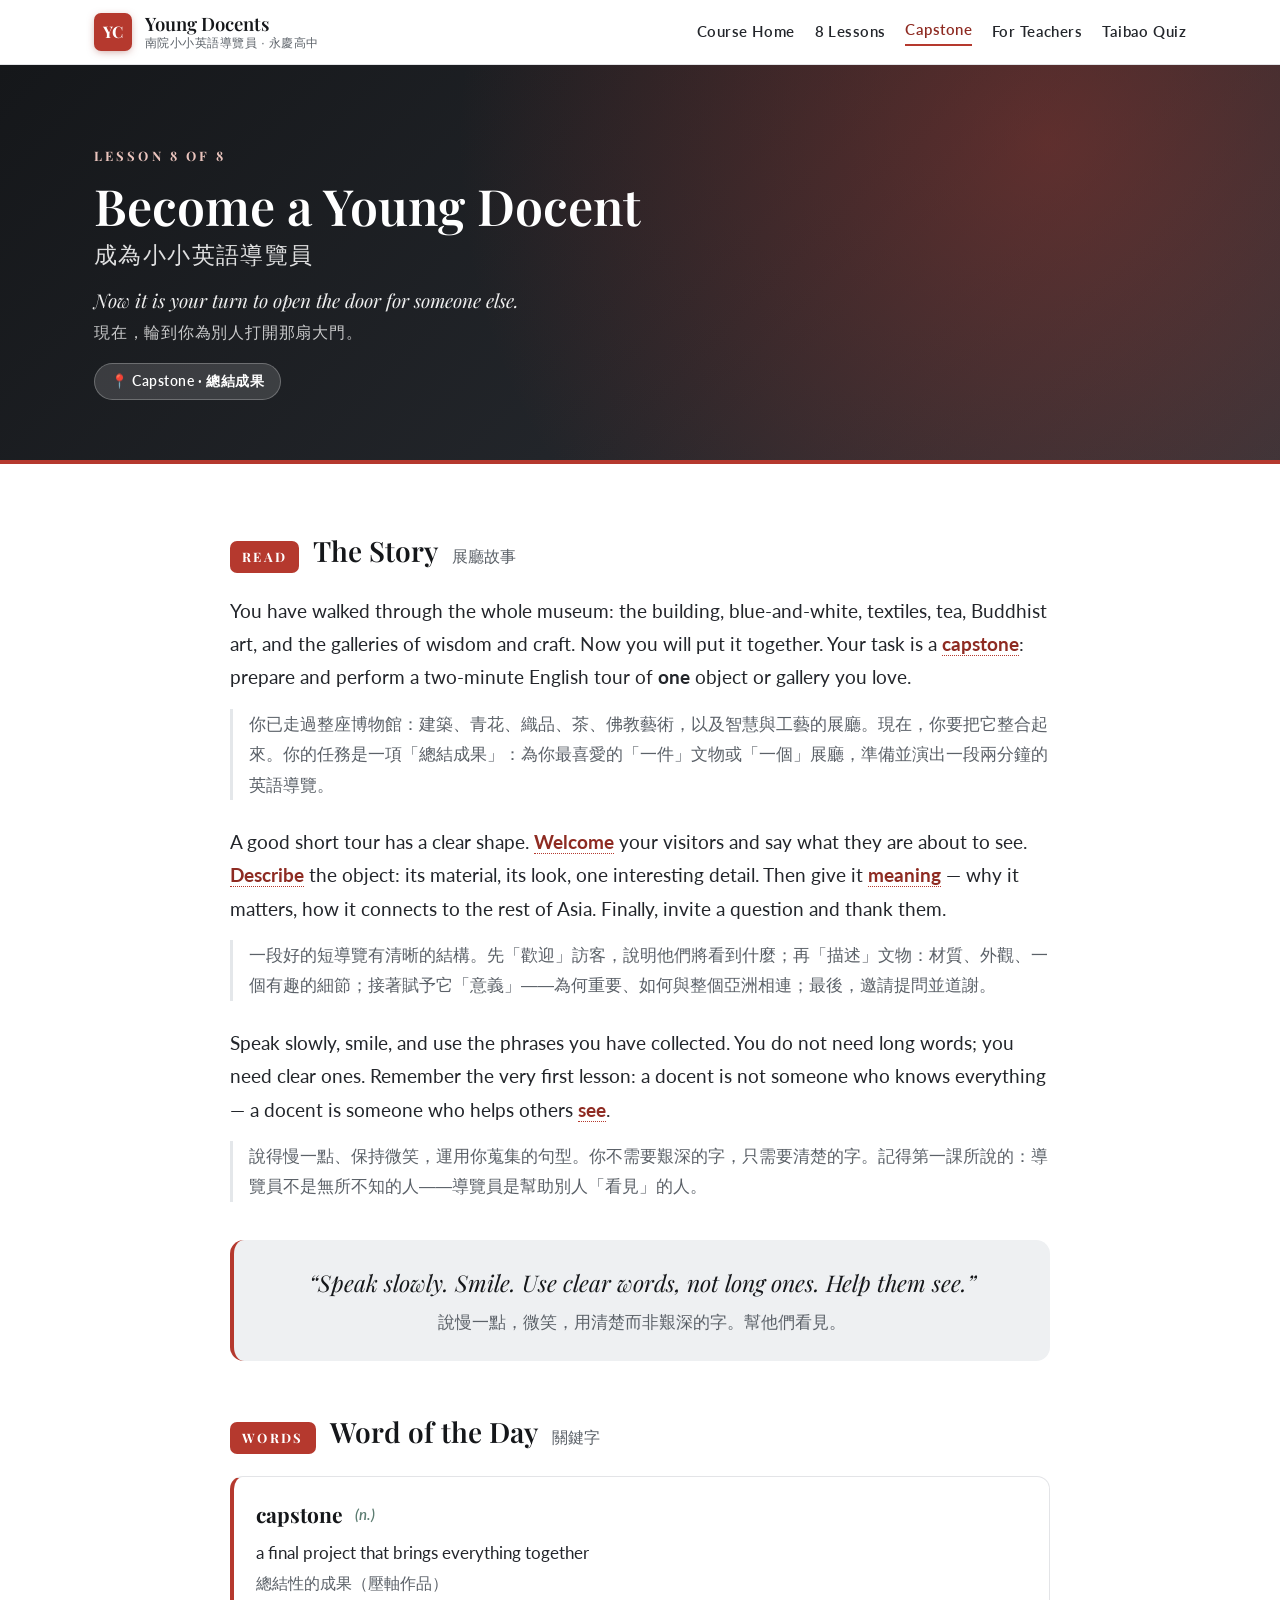
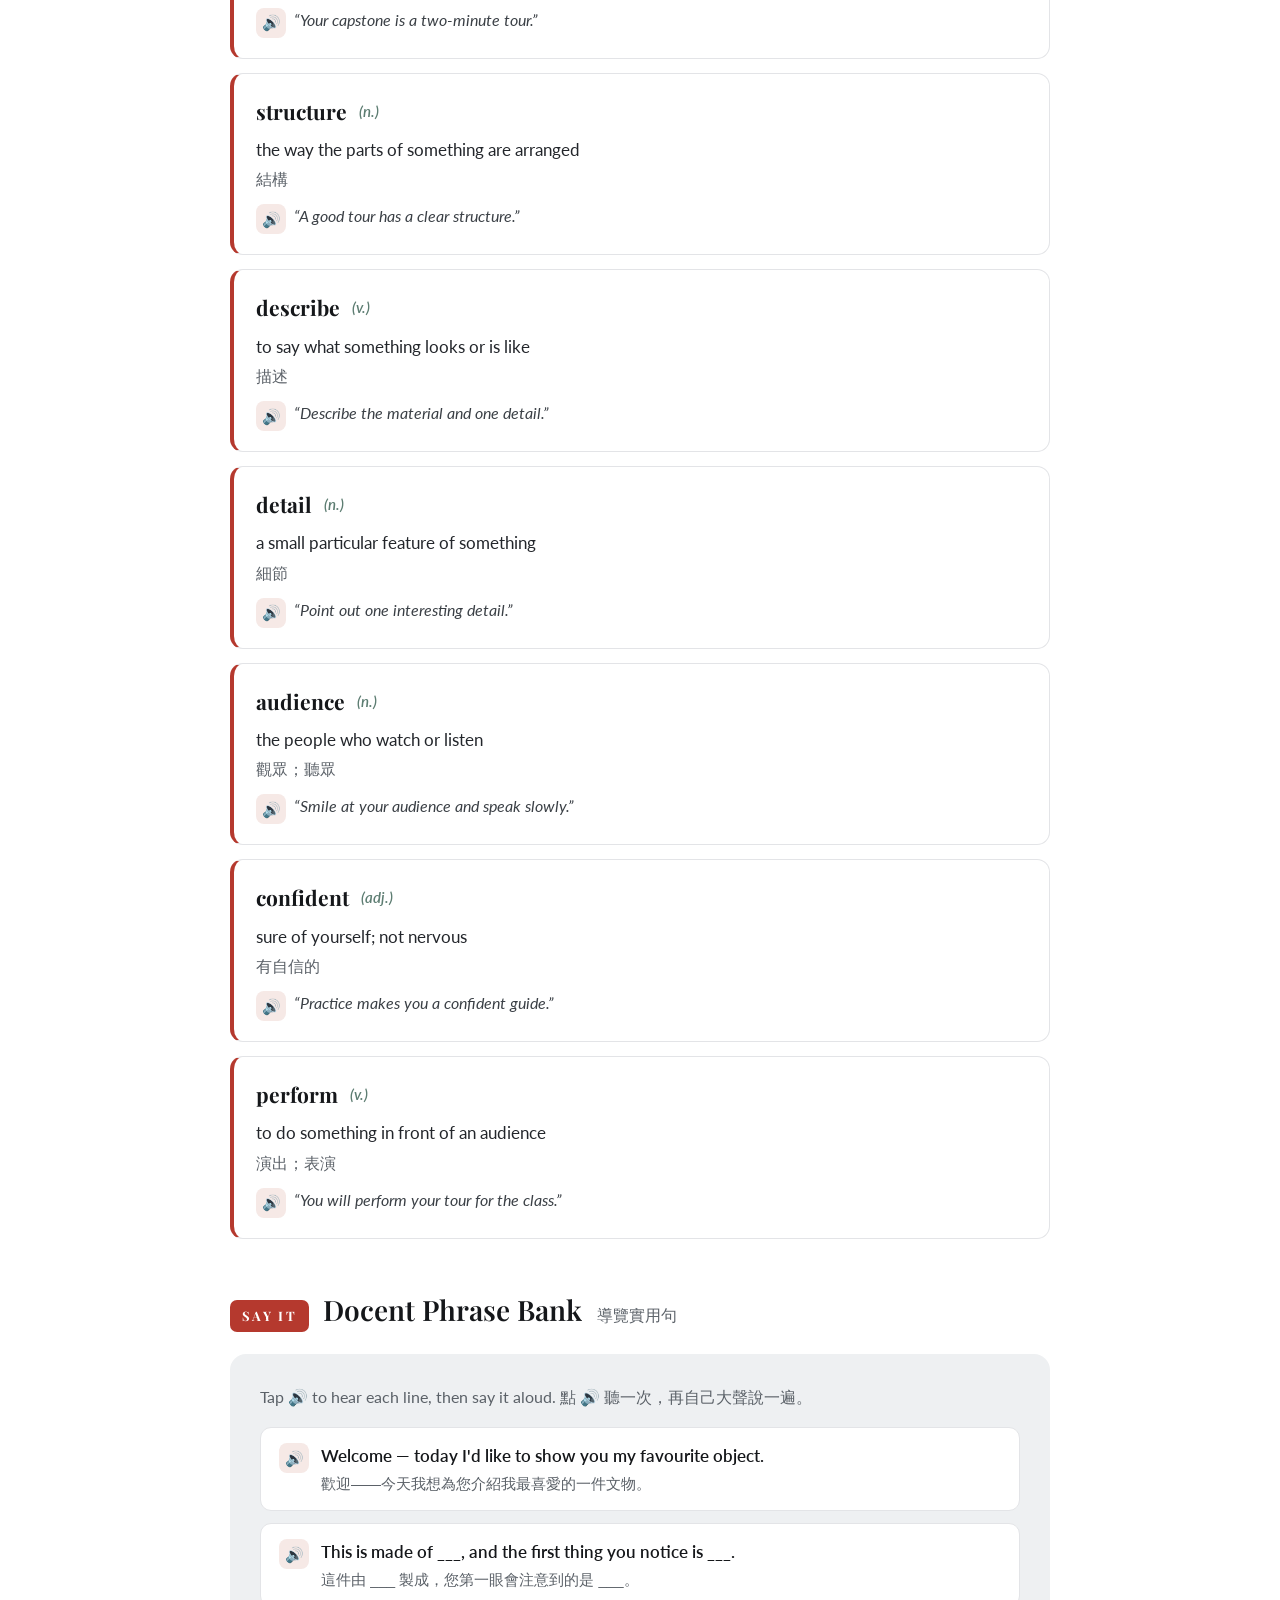
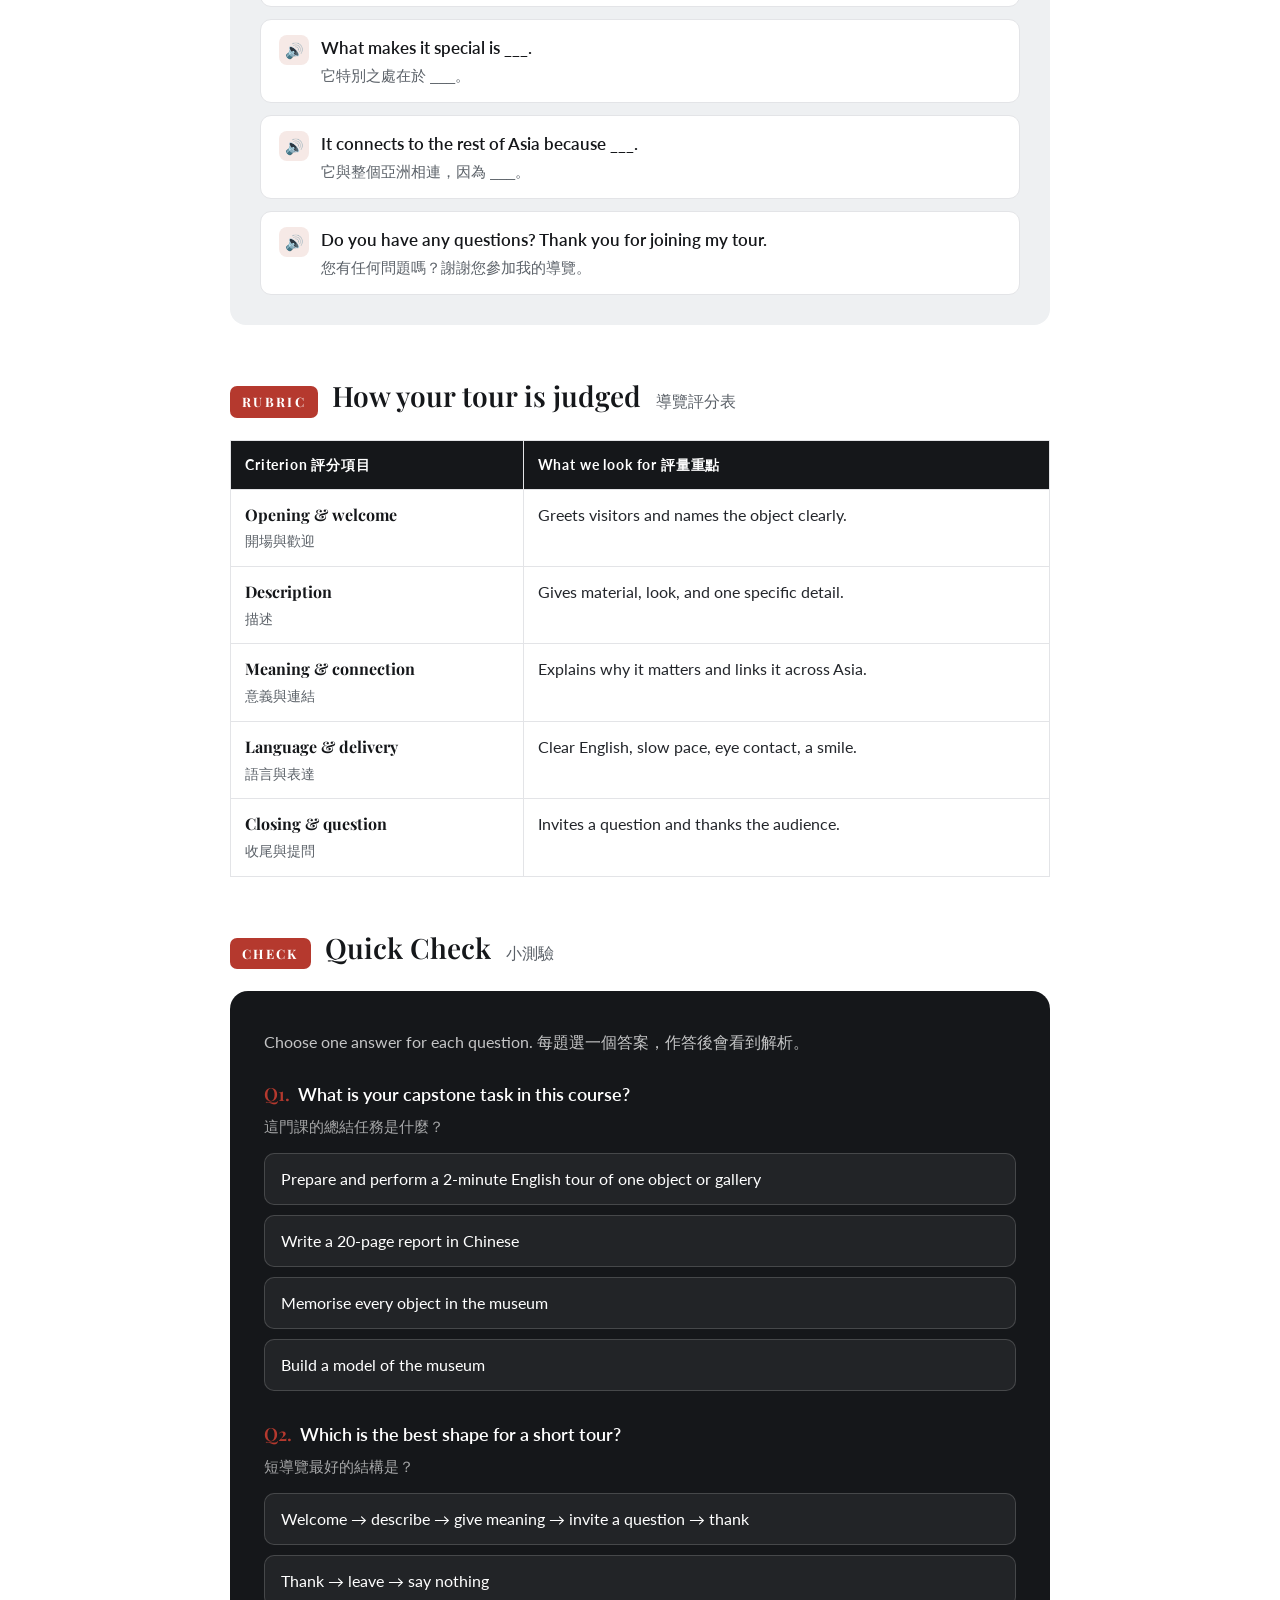
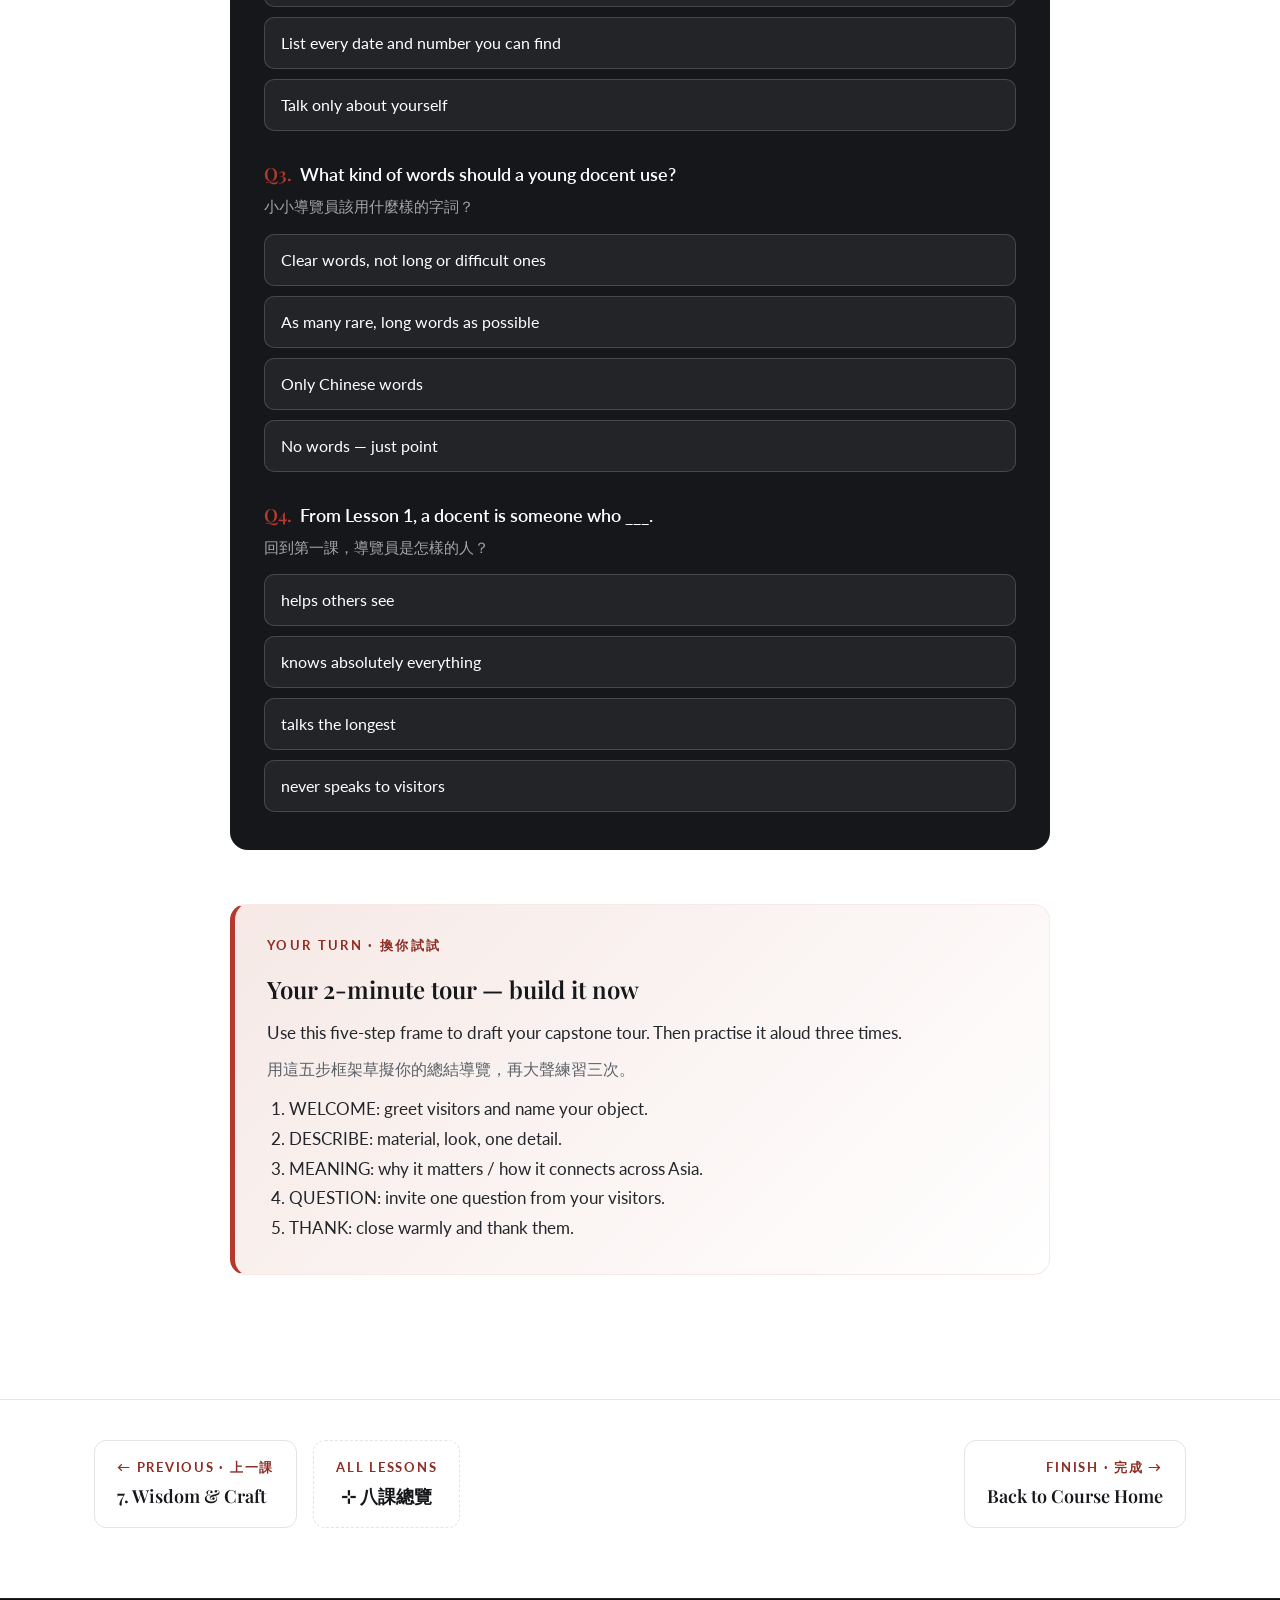
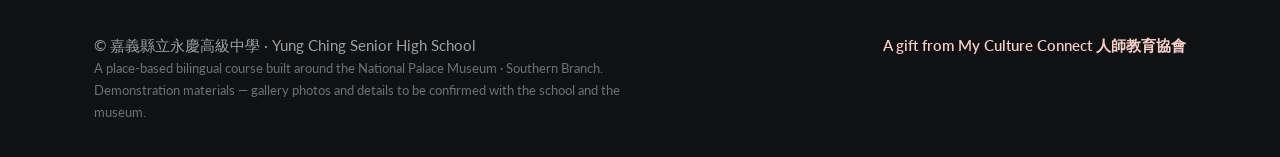
<file: docent/index.html>
<!DOCTYPE html>
<html lang="en">
<head>
<meta charset="UTF-8">
<meta name="viewport" content="width=device-width, initial-scale=1.0">
<title>Lesson 8: Become a Young Docent · Young Docents of the Southern Branch</title>
<meta name="description" content="Become a Young Docent — Now it is your turn to open the door for someone else.">
<link rel="preconnect" href="https://fonts.googleapis.com">
<link rel="preconnect" href="https://fonts.gstatic.com" crossorigin>
<link href="https://fonts.googleapis.com/css2?family=Playfair+Display:ital,wght@0,500;0,600;0,700;1,500;1,600&family=Lato:ital,wght@0,400;0,700;1,400&display=swap" rel="stylesheet">
<link rel="stylesheet" href="../assets/css/main.css">
</head>
<body class="">

<header class="topbar">
  <div class="wrap topbar-inner">
    <a class="topbar-brand" href="../index.html">
      <span class="topbar-seal">YC</span>
      <span class="topbar-name">Young Docents<small>南院小小英語導覽員 · 永慶高中</small></span>
    </a>
    <nav class="topbar-nav">
      <a href="../index.html">Course Home</a>
      <a href="../index.html#lessons">8 Lessons</a>
      <a href="../docent/" class="is-active">Capstone</a>
      <a href="../workshop/">For Teachers</a>
      <a href="../taibao-quiz/">Taibao Quiz</a>
    </nav>
  </div>
</header>

<section class="page-hero tone-seal">
  <div class="wrap">
    <span class="lesson-no">Lesson 8 of 8</span>
    <h1>Become a Young Docent<span class="zh">成為小小英語導覽員</span></h1>
    <p class="tagline">Now it is your turn to open the door for someone else.<span class="zh">現在，輪到你為別人打開那扇大門。</span></p>
    <span class="gallery-pill">📍 Capstone · 總結成果</span>
  </div>
</section>
<div class="lesson-body"><div class="wrap"><div class="lesson-inner">
<div class="block reading"><div class="block-head"><span class="kicker">Read</span><h2>The Story <span class="zh">展廳故事</span></h2></div>
<p>You have walked through the whole museum: the building, blue-and-white, textiles, tea, Buddhist art, and the galleries of wisdom and craft. Now you will put it together. Your task is a <span class="term">capstone</span>: prepare and perform a two-minute English tour of <strong>one</strong> object or gallery you love.</p>
<p class="zh-gloss">你已走過整座博物館：建築、青花、織品、茶、佛教藝術，以及智慧與工藝的展廳。現在，你要把它整合起來。你的任務是一項「總結成果」：為你最喜愛的「一件」文物或「一個」展廳，準備並演出一段兩分鐘的英語導覽。</p>
<p>A good short tour has a clear shape. <span class="term">Welcome</span> your visitors and say what they are about to see. <span class="term">Describe</span> the object: its material, its look, one interesting detail. Then give it <span class="term">meaning</span> — why it matters, how it connects to the rest of Asia. Finally, invite a question and thank them.</p>
<p class="zh-gloss">一段好的短導覽有清晰的結構。先「歡迎」訪客，說明他們將看到什麼；再「描述」文物：材質、外觀、一個有趣的細節；接著賦予它「意義」——為何重要、如何與整個亞洲相連；最後，邀請提問並道謝。</p>
<p>Speak slowly, smile, and use the phrases you have collected. You do not need long words; you need clear ones. Remember the very first lesson: a docent is not someone who knows everything — a docent is someone who helps others <span class="term">see</span>.</p>
<p class="zh-gloss">說得慢一點、保持微笑，運用你蒐集的句型。你不需要艱深的字，只需要清楚的字。記得第一課所說的：導覽員不是無所不知的人——導覽員是幫助別人「看見」的人。</p>
<div class="pull-quote">“Speak slowly. Smile. Use clear words, not long ones. Help them see.”<span class="zh">說慢一點，微笑，用清楚而非艱深的字。幫他們看見。</span></div>
</div>
<div class="block"><div class="block-head"><span class="kicker">Words</span><h2>Word of the Day <span class="zh">關鍵字</span></h2></div><div class="vocab-list">
<div class="vocab">
  <div class="v-top"><span class="word">capstone</span> <span class="pos">(n.)</span></div>
  <div class="def">a final project that brings everything together</div>
  <div class="zh">總結性的成果（壓軸作品）</div>
  <div class="eg"><button class="speak" data-speak="Your capstone is a two-minute tour." aria-label="Listen">🔊</button><span>“Your capstone is a two-minute tour.”</span></div>
</div>
<div class="vocab">
  <div class="v-top"><span class="word">structure</span> <span class="pos">(n.)</span></div>
  <div class="def">the way the parts of something are arranged</div>
  <div class="zh">結構</div>
  <div class="eg"><button class="speak" data-speak="A good tour has a clear structure." aria-label="Listen">🔊</button><span>“A good tour has a clear structure.”</span></div>
</div>
<div class="vocab">
  <div class="v-top"><span class="word">describe</span> <span class="pos">(v.)</span></div>
  <div class="def">to say what something looks or is like</div>
  <div class="zh">描述</div>
  <div class="eg"><button class="speak" data-speak="Describe the material and one detail." aria-label="Listen">🔊</button><span>“Describe the material and one detail.”</span></div>
</div>
<div class="vocab">
  <div class="v-top"><span class="word">detail</span> <span class="pos">(n.)</span></div>
  <div class="def">a small particular feature of something</div>
  <div class="zh">細節</div>
  <div class="eg"><button class="speak" data-speak="Point out one interesting detail." aria-label="Listen">🔊</button><span>“Point out one interesting detail.”</span></div>
</div>
<div class="vocab">
  <div class="v-top"><span class="word">audience</span> <span class="pos">(n.)</span></div>
  <div class="def">the people who watch or listen</div>
  <div class="zh">觀眾；聽眾</div>
  <div class="eg"><button class="speak" data-speak="Smile at your audience and speak slowly." aria-label="Listen">🔊</button><span>“Smile at your audience and speak slowly.”</span></div>
</div>
<div class="vocab">
  <div class="v-top"><span class="word">confident</span> <span class="pos">(adj.)</span></div>
  <div class="def">sure of yourself; not nervous</div>
  <div class="zh">有自信的</div>
  <div class="eg"><button class="speak" data-speak="Practice makes you a confident guide." aria-label="Listen">🔊</button><span>“Practice makes you a confident guide.”</span></div>
</div>
<div class="vocab">
  <div class="v-top"><span class="word">perform</span> <span class="pos">(v.)</span></div>
  <div class="def">to do something in front of an audience</div>
  <div class="zh">演出；表演</div>
  <div class="eg"><button class="speak" data-speak="You will perform your tour for the class." aria-label="Listen">🔊</button><span>“You will perform your tour for the class.”</span></div>
</div>
</div></div>
<div class="block"><div class="block-head"><span class="kicker">Say it</span><h2>Docent Phrase Bank <span class="zh">導覽實用句</span></h2></div><div class="phrasebank"><p class="pb-intro">Tap 🔊 to hear each line, then say it aloud. 點 🔊 聽一次，再自己大聲說一遍。</p>
<div class="phrase"><button class="speak" data-speak="Welcome — today I'd like to show you my favourite object." aria-label="Listen">🔊</button><div class="p-text">
  <div class="p-en">Welcome — today I'd like to show you my favourite object.</div><div class="p-zh">歡迎——今天我想為您介紹我最喜愛的一件文物。</div></div></div>
<div class="phrase"><button class="speak" data-speak="This is made of ___, and the first thing you notice is ___." aria-label="Listen">🔊</button><div class="p-text">
  <div class="p-en">This is made of ___, and the first thing you notice is ___.</div><div class="p-zh">這件由 ___ 製成，您第一眼會注意到的是 ___。</div></div></div>
<div class="phrase"><button class="speak" data-speak="What makes it special is ___." aria-label="Listen">🔊</button><div class="p-text">
  <div class="p-en">What makes it special is ___.</div><div class="p-zh">它特別之處在於 ___。</div></div></div>
<div class="phrase"><button class="speak" data-speak="It connects to the rest of Asia because ___." aria-label="Listen">🔊</button><div class="p-text">
  <div class="p-en">It connects to the rest of Asia because ___.</div><div class="p-zh">它與整個亞洲相連，因為 ___。</div></div></div>
<div class="phrase"><button class="speak" data-speak="Do you have any questions? Thank you for joining my tour." aria-label="Listen">🔊</button><div class="p-text">
  <div class="p-en">Do you have any questions? Thank you for joining my tour.</div><div class="p-zh">您有任何問題嗎？謝謝您參加我的導覽。</div></div></div>
</div></div>
<div class="block"><div class="block-head"><span class="kicker">Rubric</span>
  <h2>How your tour is judged <span class="zh">導覽評分表</span></h2></div>
  <table class="rubric">
    <thead><tr><th>Criterion 評分項目</th><th>What we look for 評量重點</th></tr></thead>
    <tbody><tr><td class="crit">Opening & welcome<span class="zh">開場與歡迎</span></td><td>Greets visitors and names the object clearly.</td></tr>
<tr><td class="crit">Description<span class="zh">描述</span></td><td>Gives material, look, and one specific detail.</td></tr>
<tr><td class="crit">Meaning & connection<span class="zh">意義與連結</span></td><td>Explains why it matters and links it across Asia.</td></tr>
<tr><td class="crit">Language & delivery<span class="zh">語言與表達</span></td><td>Clear English, slow pace, eye contact, a smile.</td></tr>
<tr><td class="crit">Closing & question<span class="zh">收尾與提問</span></td><td>Invites a question and thanks the audience.</td></tr></tbody>
  </table></div>
<div class="block"><div class="block-head"><span class="kicker">Check</span><h2>Quick Check <span class="zh">小測驗</span></h2></div><div class="quiz"><p class="q-intro">Choose one answer for each question. 每題選一個答案，作答後會看到解析。</p>
<div class="q-item">
  <div class="q-stem"><span class="qn">Q1.</span>What is your capstone task in this course?</div>
  <div class="q-zh">這門課的總結任務是什麼？</div>
  <div class="q-opts">
  <button class="q-opt" data-correct="true">Prepare and perform a 2-minute English tour of one object or gallery</button>
<button class="q-opt" data-correct="false">Write a 20-page report in Chinese</button>
<button class="q-opt" data-correct="false">Memorise every object in the museum</button>
<button class="q-opt" data-correct="false">Build a model of the museum</button>
  </div>
  <div class="q-explain">The capstone is a short, focused English tour of one thing you love.<span class="zh">總結成果是針對你喜愛的一件事物，做一段簡短聚焦的英語導覽。</span></div>
</div>
<div class="q-item">
  <div class="q-stem"><span class="qn">Q2.</span>Which is the best shape for a short tour?</div>
  <div class="q-zh">短導覽最好的結構是？</div>
  <div class="q-opts">
  <button class="q-opt" data-correct="true">Welcome → describe → give meaning → invite a question → thank</button>
<button class="q-opt" data-correct="false">Thank → leave → say nothing</button>
<button class="q-opt" data-correct="false">List every date and number you can find</button>
<button class="q-opt" data-correct="false">Talk only about yourself</button>
  </div>
  <div class="q-explain">Open, describe, give meaning, invite a question, and close with thanks.<span class="zh">開場、描述、賦予意義、邀請提問，最後以道謝收尾。</span></div>
</div>
<div class="q-item">
  <div class="q-stem"><span class="qn">Q3.</span>What kind of words should a young docent use?</div>
  <div class="q-zh">小小導覽員該用什麼樣的字詞？</div>
  <div class="q-opts">
  <button class="q-opt" data-correct="true">Clear words, not long or difficult ones</button>
<button class="q-opt" data-correct="false">As many rare, long words as possible</button>
<button class="q-opt" data-correct="false">Only Chinese words</button>
<button class="q-opt" data-correct="false">No words — just point</button>
  </div>
  <div class="q-explain">Clarity beats difficulty: clear, simple English communicates best.<span class="zh">清楚勝過艱深：清晰、簡單的英語溝通效果最好。</span></div>
</div>
<div class="q-item">
  <div class="q-stem"><span class="qn">Q4.</span>From Lesson 1, a docent is someone who ___.</div>
  <div class="q-zh">回到第一課，導覽員是怎樣的人？</div>
  <div class="q-opts">
  <button class="q-opt" data-correct="true">helps others see</button>
<button class="q-opt" data-correct="false">knows absolutely everything</button>
<button class="q-opt" data-correct="false">talks the longest</button>
<button class="q-opt" data-correct="false">never speaks to visitors</button>
  </div>
  <div class="q-explain">A docent helps others see — that has been our definition from the start.<span class="zh">導覽員幫助別人「看見」——這是我們從一開始就給的定義。</span></div>
</div>
</div></div>
<div class="block"><div class="your-turn">
  <div class="yt-label">Your Turn · 換你試試</div>
  <h3>Your 2-minute tour — build it now</h3>
  <p>Use this five-step frame to draft your capstone tour. Then practise it aloud three times.</p>
  <p class="zh">用這五步框架草擬你的總結導覽，再大聲練習三次。</p>
  <ol><li>WELCOME: greet visitors and name your object.</li>
<li>DESCRIBE: material, look, one detail.</li>
<li>MEANING: why it matters / how it connects across Asia.</li>
<li>QUESTION: invite one question from your visitors.</li>
<li>THANK: close warmly and thank them.</li></ol>
</div></div>
</div></div></div>
<nav class="lesson-nav"><div class="wrap"><a class="nav-link prev" href="../wisdom-craft/"><span class="dir">← Previous · 上一課</span><span class="t">7. Wisdom & Craft</span></a><a class="nav-link hub" href="../index.html#lessons"><span class="dir">All Lessons</span><span class="t">⊹ 八課總覽</span></a><a class="nav-link next" href="../index.html"><span class="dir">Finish · 完成 →</span><span class="t">Back to Course Home</span></a></div></nav>

<footer>
  <div class="wrap">
    <span>© <span class="zh">嘉義縣立永慶高級中學</span> · Yung Ching Senior High School</span>
    <span class="partner">A gift from <a href="https://www.mycultureconnect.org/">My Culture Connect 人師教育協會</a></span>
  </div>
  <div class="wrap"><span class="note">A place-based bilingual course built around the National Palace Museum · Southern Branch. Demonstration materials — gallery photos and details to be confirmed with the school and the museum.</span></div>
</footer>
<script src="../assets/js/app.js"></script>
</body>
</html>
</file>
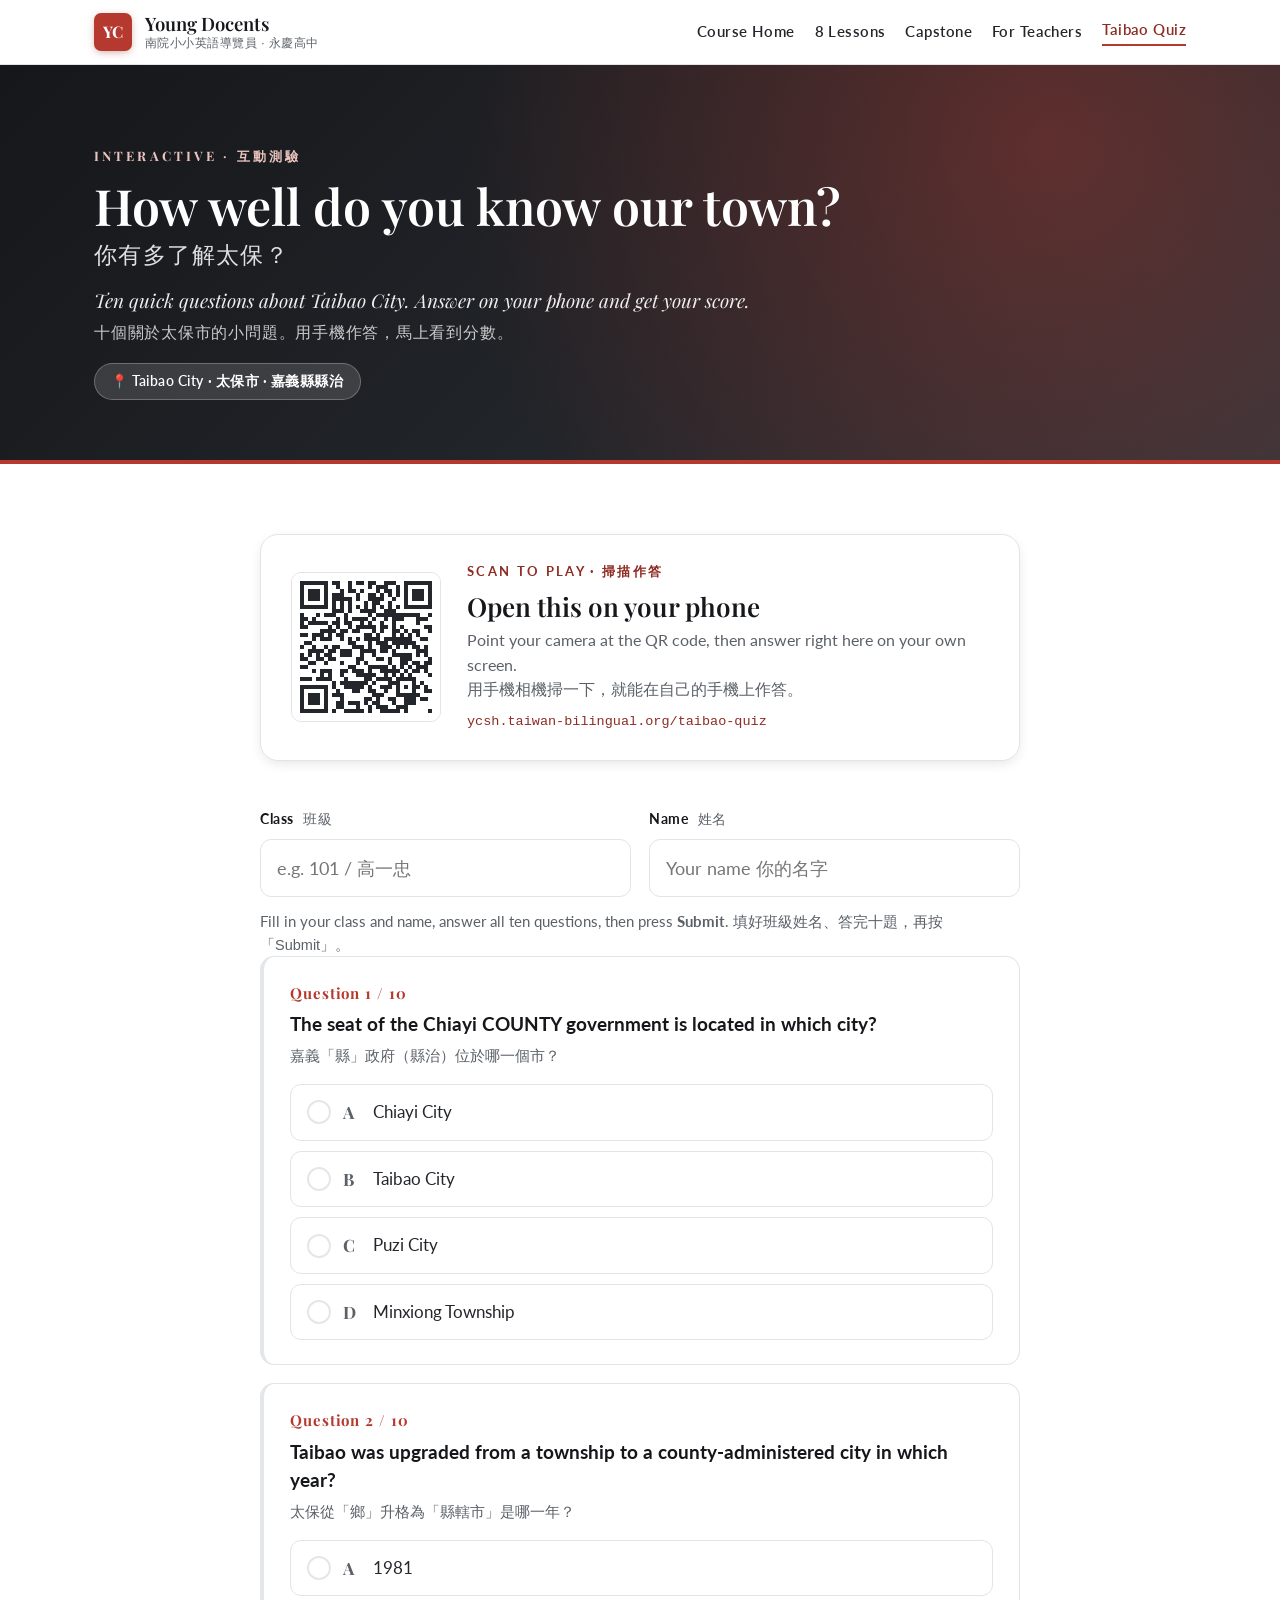
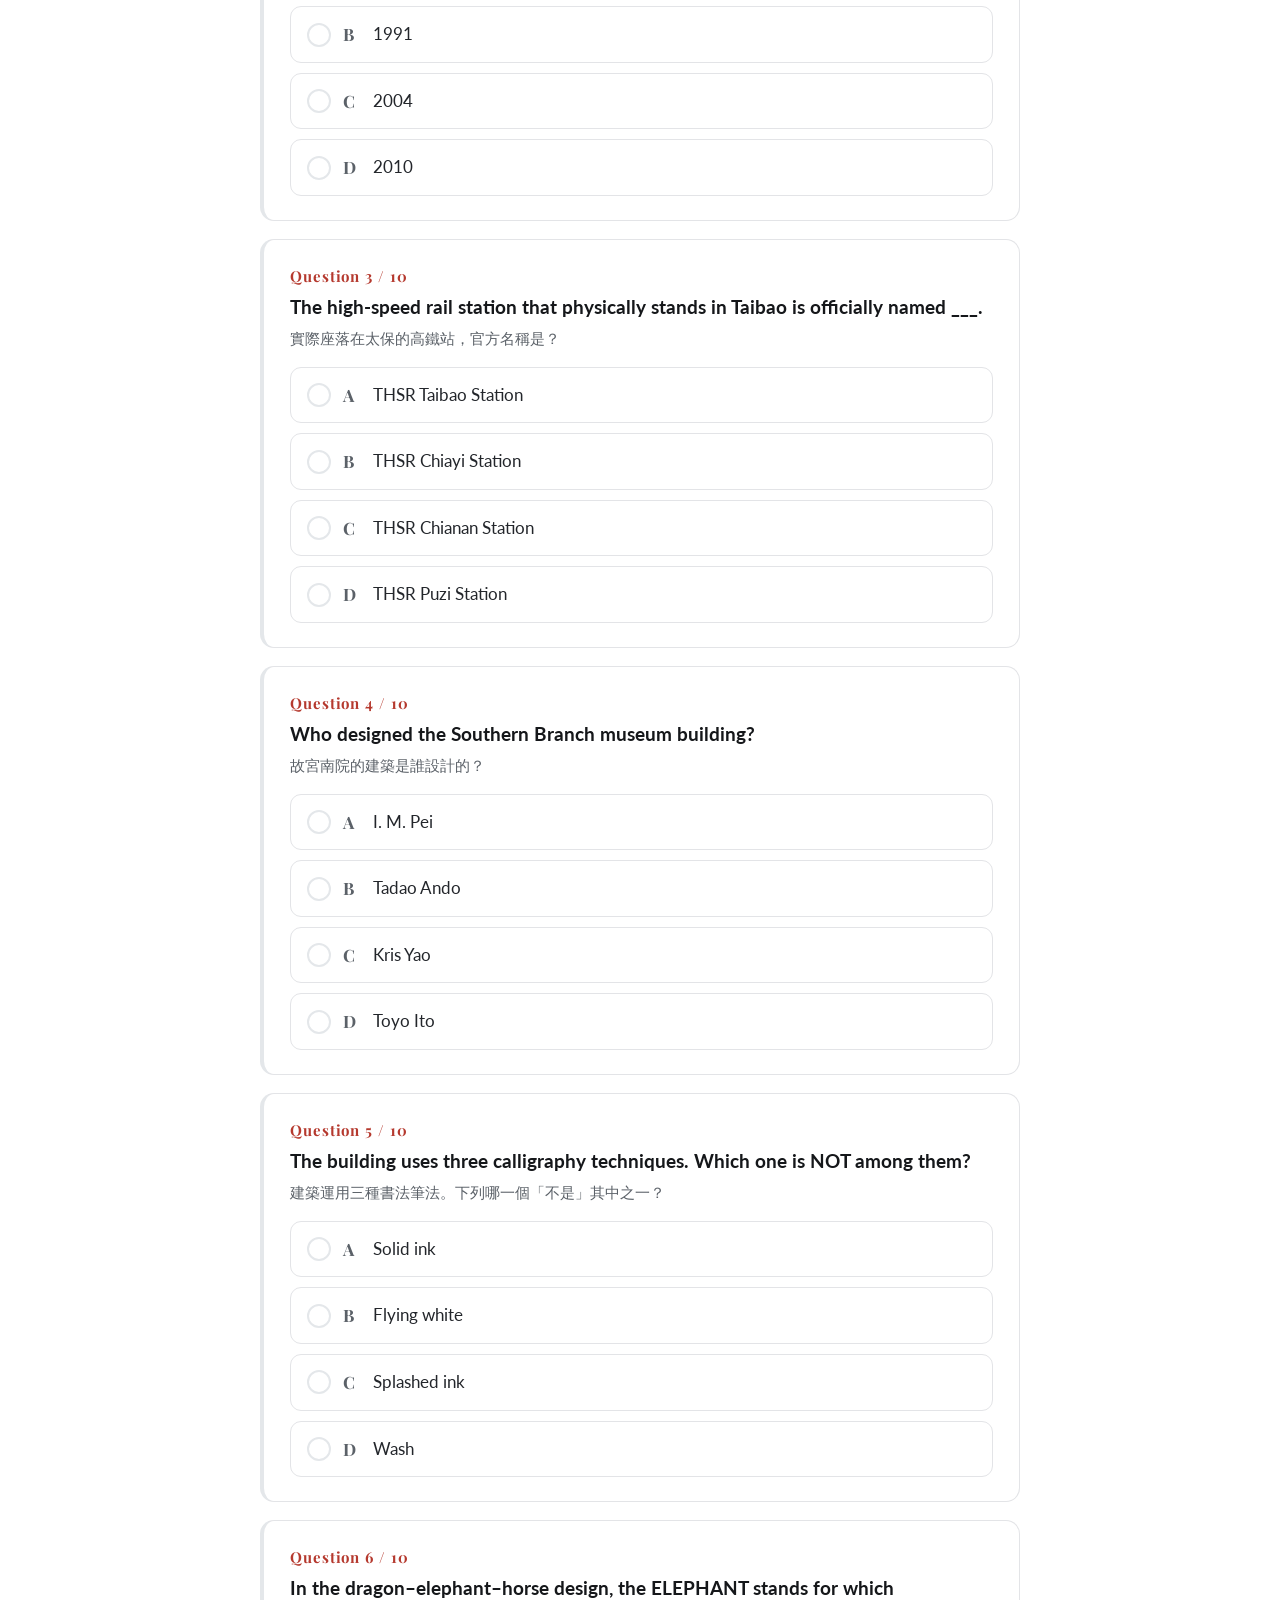
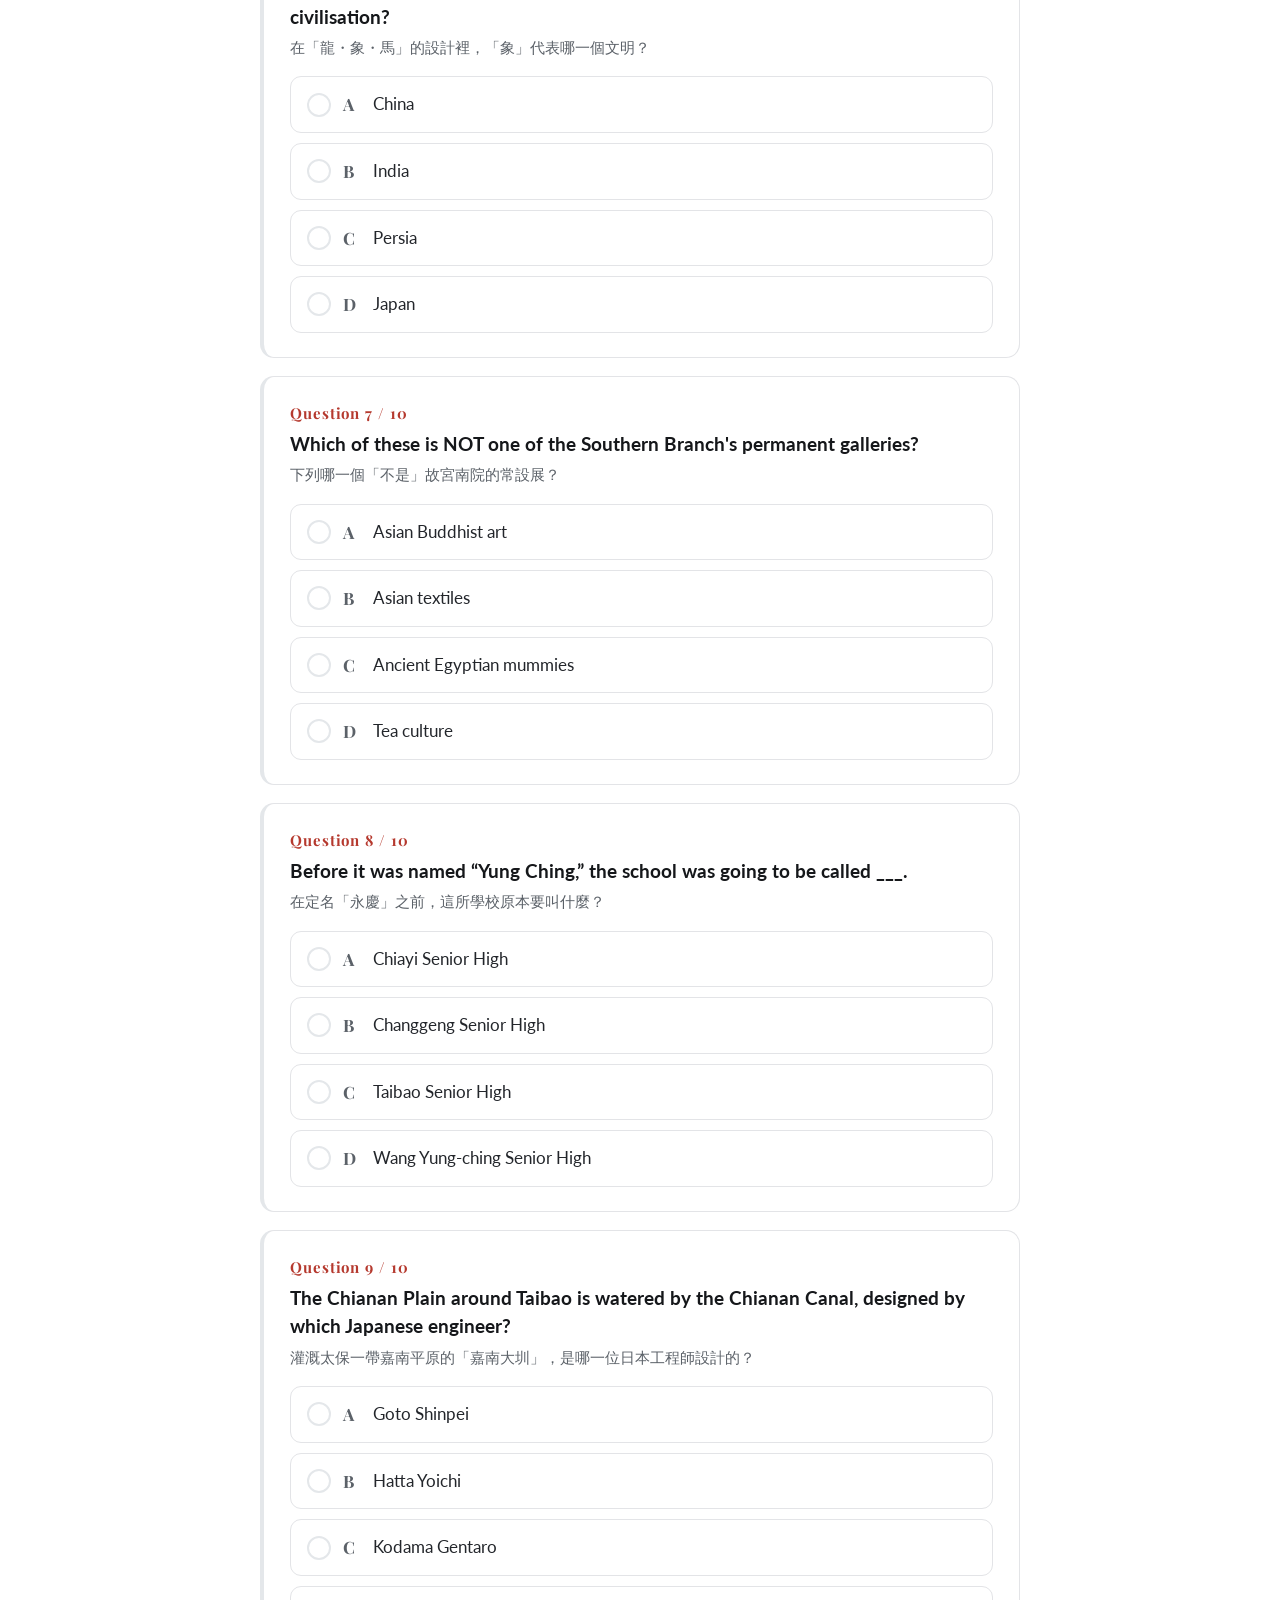
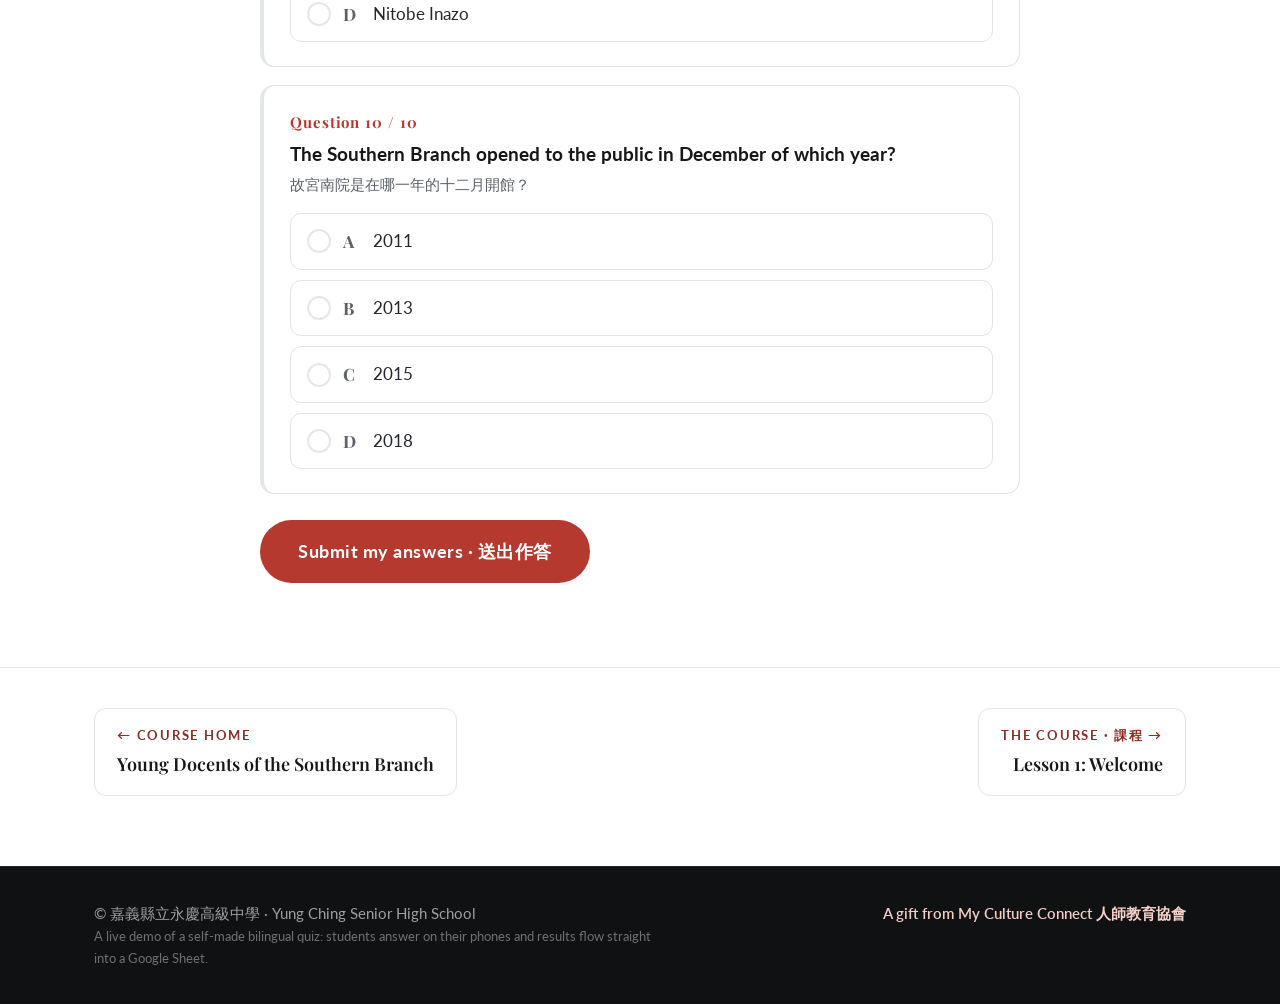
<file: taibao-quiz/index.html>
<!DOCTYPE html>
<html lang="en">
<head>
<meta charset="UTF-8">
<meta name="viewport" content="width=device-width, initial-scale=1.0">
<title>Taibao Quiz · How well do you know our town? · Young Docents of the Southern Branch</title>
<meta name="description" content="A quick bilingual quiz about Taibao City — scan, answer on your phone, and see your score. Part of the Yung Ching SHS bilingual course.">
<link rel="preconnect" href="https://fonts.googleapis.com">
<link rel="preconnect" href="https://fonts.gstatic.com" crossorigin>
<link href="https://fonts.googleapis.com/css2?family=Playfair+Display:ital,wght@0,500;0,600;0,700;1,500;1,600&family=Lato:ital,wght@0,400;0,700;1,400&display=swap" rel="stylesheet">
<link rel="stylesheet" href="../assets/css/main.css">
<link rel="stylesheet" href="quiz.css">
</head>
<body>

<header class="topbar">
  <div class="wrap topbar-inner">
    <a class="topbar-brand" href="../index.html">
      <span class="topbar-seal">YC</span>
      <span class="topbar-name">Young Docents<small>南院小小英語導覽員 · 永慶高中</small></span>
    </a>
    <nav class="topbar-nav">
      <a href="../index.html">Course Home</a>
      <a href="../index.html#lessons">8 Lessons</a>
      <a href="../docent/">Capstone</a>
      <a href="../workshop/">For Teachers</a>
      <a href="./" class="is-active">Taibao Quiz</a>
    </nav>
  </div>
</header>

<section class="page-hero tone-seal">
  <div class="wrap">
    <span class="lesson-no">Interactive · 互動測驗</span>
    <h1>How well do you know our town?<span class="zh">你有多了解太保？</span></h1>
    <p class="tagline">Ten quick questions about Taibao City. Answer on your phone and get your score.
      <span class="zh">十個關於太保市的小問題。用手機作答，馬上看到分數。</span></p>
    <span class="gallery-pill">📍 Taibao City · 太保市 · 嘉義縣縣治</span>
  </div>
</section>

<div class="lesson-body"><div class="wrap"><div class="quiz-wrap">

  <!-- Scan to play (projector only) -->
  <div class="qr-card">
    <img src="qr.png" alt="QR code to open this quiz">
    <div class="qr-text">
      <div class="label">Scan to play · 掃描作答</div>
      <h2>Open this on your phone</h2>
      <p>Point your camera at the QR code, then answer right here on your own screen.<br>
        <span class="zh">用手機相機掃一下，就能在自己的手機上作答。</span></p>
      <div class="url">ycsh.taiwan-bilingual.org/taibao-quiz</div>
    </div>
  </div>

  <!-- Result (hidden until submit) -->
  <div class="qz-result" id="result">
    <div class="r-label">Your score · 你的分數</div>
    <div class="score"><span id="scoreNum">0</span><small> / 10</small></div>
    <div class="r-name" id="resultName"></div>
    <div class="r-msg" id="resultMsg"></div>
    <div class="r-sent" id="resultSent"></div>
  </div>

  <form id="quizForm" novalidate>
    <!-- Class + name -->
    <div class="meta-fields">
      <div class="field" id="fieldClass">
        <label for="cls">Class <span class="zh">班級</span></label>
        <input type="text" id="cls" name="cls" autocomplete="off" placeholder="e.g. 101 / 高一忠">
      </div>
      <div class="field" id="fieldName">
        <label for="nm">Name <span class="zh">姓名</span></label>
        <input type="text" id="nm" name="nm" autocomplete="off" placeholder="Your name 你的名字">
      </div>
    </div>
    <p class="qz-note">Fill in your class and name, answer all ten questions, then press <strong>Submit</strong>.
      <span class="zh">填好班級姓名、答完十題，再按「Submit」。</span></p>

    <div id="questions"></div>

    <p class="qz-warn" id="warn">Please fill in your class and name, and answer every question. 請填好班級姓名並答完每一題。</p>
    <button type="submit" class="qz-submit" id="submitBtn">Submit my answers · 送出作答</button>
    <p class="qz-note" id="backendNote"></p>
  </form>

</div></div></div>

<nav class="lesson-nav"><div class="wrap">
  <a class="nav-link prev" href="../index.html"><span class="dir">← Course Home</span><span class="t">Young Docents of the Southern Branch</span></a>
  <a class="nav-link next" href="../welcome/"><span class="dir">The course · 課程 →</span><span class="t">Lesson 1: Welcome</span></a>
</div></nav>

<footer>
  <div class="wrap">
    <span>© <span class="zh">嘉義縣立永慶高級中學</span> · Yung Ching Senior High School</span>
    <span class="partner">A gift from <a href="https://www.mycultureconnect.org/">My Culture Connect 人師教育協會</a></span>
  </div>
  <div class="wrap"><span class="note">A live demo of a self-made bilingual quiz: students answer on their phones and results flow straight into a Google Sheet.</span></div>
</footer>

<script>
/* =================================================================
   Taibao City Quiz — front end
   - Renders questions, grades them in the browser, shows a score.
   - Posts {class, name, score, answers...} to a Google Apps Script
     Web App, which appends one row to a Google Sheet.
   - SET THE ENDPOINT below after you deploy the Apps Script
     (see apps-script.gs + SETUP.md in this folder).
   ================================================================= */

// 1) Paste your deployed Apps Script Web App URL here:
const ENDPOINT = "https://script.google.com/macros/s/AKfycbykOuMSSqsEG0t4o6DSrenin00Q3z39URcuymxian60--pkYp7lv6byLdI5AuSKzcml_g/exec";
const FORM_ID  = "ycsh_taibao_quiz";

// 2) The quiz. options are English-only; "a" is the correct index (positions
//    are mixed on purpose). These are written to actually discriminate —
//    plausible distractors, not giveaways.
const QUESTIONS = [
  { q: "The seat of the Chiayi COUNTY government is located in which city?",
    zh: "嘉義「縣」政府（縣治）位於哪一個市？",
    o: ["Chiayi City", "Taibao City", "Puzi City", "Minxiong Township"], a: 1,
    ex: "Careful — Chiayi City is a separate, independent city. The COUNTY government sits in Taibao.",
    exZh: "注意：嘉義市是獨立的省轄市；嘉義「縣」政府其實設在太保市。" },

  { q: "Taibao was upgraded from a township to a county-administered city in which year?",
    zh: "太保從「鄉」升格為「縣轄市」是哪一年？",
    o: ["1981", "1991", "2004", "2010"], a: 1,
    ex: "Taibao became a county-administered city in 1991, when the Chiayi County seat moved there.",
    exZh: "太保於 1991 年（民國 80 年）升格縣轄市，正逢嘉義縣治遷入。" },

  { q: "The high-speed rail station that physically stands in Taibao is officially named ___.",
    zh: "實際座落在太保的高鐵站，官方名稱是？",
    o: ["THSR Taibao Station", "THSR Chiayi Station", "THSR Chianan Station", "THSR Puzi Station"], a: 1,
    ex: "It stands in Taibao but is named “Chiayi” — a fact that surprises many people.",
    exZh: "站體在太保，名字卻叫「嘉義」——很多人都誤會。" },

  { q: "Who designed the Southern Branch museum building?",
    zh: "故宮南院的建築是誰設計的？",
    o: ["I. M. Pei", "Tadao Ando", "Kris Yao", "Toyo Ito"], a: 2,
    ex: "Taiwanese architect Kris Yao (姚仁喜 / Artech) designed it — the same firm behind NVIDIA's Taiwan HQ.",
    exZh: "由台灣建築師姚仁喜（大元建築）設計，也是 NVIDIA 台灣總部的設計團隊。" },

  { q: "The building uses three calligraphy techniques. Which one is NOT among them?",
    zh: "建築運用三種書法筆法。下列哪一個「不是」其中之一？",
    o: ["Solid ink", "Flying white", "Splashed ink", "Wash"], a: 2,
    ex: "The three are solid ink, flying white, and wash. “Splashed ink” is not one of them.",
    exZh: "三筆法為濃墨、飛白、渲染；「潑墨」並不在其中。" },

  { q: "In the dragon–elephant–horse design, the ELEPHANT stands for which civilisation?",
    zh: "在「龍・象・馬」的設計裡，「象」代表哪一個文明？",
    o: ["China", "India", "Persia", "Japan"], a: 1,
    ex: "Dragon = China, elephant = India, horse = Persia — three Asian civilisations meeting.",
    exZh: "龍＝中國、象＝印度、馬＝波斯，象徵三大亞洲文明交會。" },

  { q: "Which of these is NOT one of the Southern Branch's permanent galleries?",
    zh: "下列哪一個「不是」故宮南院的常設展？",
    o: ["Asian Buddhist art", "Asian textiles", "Ancient Egyptian mummies", "Tea culture"], a: 2,
    ex: "Its permanent galleries cover ceramics, Buddhist art, textiles, tea culture and more — Asian art, not Egyptian mummies.",
    exZh: "常設展涵蓋陶瓷、佛教藝術、織品、茶文化等亞洲藝術，並無古埃及木乃伊。" },

  { q: "Before it was named “Yung Ching,” the school was going to be called ___.",
    zh: "在定名「永慶」之前，這所學校原本要叫什麼？",
    o: ["Chiayi Senior High", "Changgeng Senior High", "Taibao Senior High", "Wang Yung-ching Senior High"], a: 1,
    ex: "It was first planned as 長庚高中, then renamed 永慶 after benefactor Wang Yung-ching died in 2008.",
    exZh: "原訂名「長庚高中」，恩人王永慶於 2008 年過世後才改名「永慶」。" },

  { q: "The Chianan Plain around Taibao is watered by the Chianan Canal, designed by which Japanese engineer?",
    zh: "灌溉太保一帶嘉南平原的「嘉南大圳」，是哪一位日本工程師設計的？",
    o: ["Goto Shinpei", "Hatta Yoichi", "Kodama Gentaro", "Nitobe Inazo"], a: 1,
    ex: "Hatta Yoichi designed the Chianan Canal and Wushantou Reservoir, transforming the plain into farmland.",
    exZh: "八田與一設計嘉南大圳與烏山頭水庫，把嘉南平原變成良田。" },

  { q: "The Southern Branch opened to the public in December of which year?",
    zh: "故宮南院是在哪一年的十二月開館？",
    o: ["2011", "2013", "2015", "2018"], a: 2,
    ex: "It opened for trial operation on 28 December 2015.",
    exZh: "南院於 2015 年 12 月 28 日開館試營運。" },
];

const LETTERS = ["A","B","C","D"];
const qRoot = document.getElementById("questions");

QUESTIONS.forEach(function(item, qi){
  const card = document.createElement("div");
  card.className = "qz-q";
  card.dataset.qi = qi;
  let opts = "";
  item.o.forEach(function(opt, oi){
    opts +=
      '<label class="qz-opt" data-oi="'+oi+'">' +
        '<input type="radio" name="q'+qi+'" value="'+oi+'">' +
        '<span class="tick"></span>' +
        '<span class="letter">'+LETTERS[oi]+'</span>' +
        '<span class="opt-text">'+opt+'</span>' +
      '</label>';
  });
  card.innerHTML =
    '<div class="q-no">Question '+(qi+1)+' / 10</div>' +
    '<div class="q-text">'+item.q+'</div>' +
    '<div class="q-zh">'+item.zh+'</div>' +
    '<div class="qz-opts">'+opts+'</div>' +
    '<div class="qz-explain"><span class="ex-en"></span><span class="zh"></span></div>';
  qRoot.appendChild(card);
});

// selection highlight
qRoot.addEventListener("change", function(e){
  if(e.target.type !== "radio") return;
  const card = e.target.closest(".qz-q");
  card.classList.add("answered");
  card.querySelectorAll(".qz-opt").forEach(function(l){ l.classList.remove("sel"); });
  e.target.closest(".qz-opt").classList.add("sel");
});

const form = document.getElementById("quizForm");
const warn = document.getElementById("warn");
let submitted = false;

form.addEventListener("submit", function(e){
  e.preventDefault();
  if(submitted) return;

  const cls = document.getElementById("cls").value.trim();
  const nm  = document.getElementById("nm").value.trim();
  const answers = QUESTIONS.map(function(_, qi){
    const sel = form.querySelector('input[name="q'+qi+'"]:checked');
    return sel ? parseInt(sel.value, 10) : -1;
  });

  // validate
  document.getElementById("fieldClass").classList.toggle("err", !cls);
  document.getElementById("fieldName").classList.toggle("err", !nm);
  const allAnswered = answers.every(function(a){ return a >= 0; });
  if(!cls || !nm || !allAnswered){
    warn.classList.add("show");
    const firstMissing = document.querySelector(".field.err input") ||
      (function(){ const i = answers.indexOf(-1); return i>=0 ? qRoot.children[i] : null; })();
    if(firstMissing) firstMissing.scrollIntoView({behavior:"smooth", block:"center"});
    return;
  }
  warn.classList.remove("show");
  submitted = true;

  // grade + reveal
  let score = 0;
  QUESTIONS.forEach(function(item, qi){
    const card = qRoot.children[qi];
    card.classList.add("graded");
    const chosen = answers[qi];
    if(chosen === item.a) score++;
    card.querySelectorAll(".qz-opt").forEach(function(l){
      const oi = parseInt(l.dataset.oi,10);
      if(oi === item.a) l.classList.add("is-correct");
      else if(oi === chosen) l.classList.add("is-wrong");
      l.querySelector("input").disabled = true;
    });
    card.querySelector(".ex-en").textContent = item.ex;
    card.querySelector(".qz-explain .zh").textContent = item.exZh;
  });

  // result panel
  document.getElementById("scoreNum").textContent = score;
  document.getElementById("resultName").textContent = nm + (cls ? "  ·  " + cls : "");
  const msg = score >= 9 ? ["Outstanding — you really know Taibao!", "太厲害了，你超懂太保！"]
            : score >= 6 ? ["Nice work! A solid Taibao local.", "答得不錯，是個道地的太保通！"]
            : score >= 3 ? ["Good start — now you know our town a little better.", "不錯的開始，你更認識太保了！"]
            :              ["Welcome to Taibao — there's a whole museum to explore!", "歡迎認識太保——門口就有一整座博物館等你探索！"];
  document.getElementById("resultMsg").innerHTML = msg[0] + '<span class="zh">' + msg[1] + '</span>';

  const submitBtn = document.getElementById("submitBtn");
  submitBtn.disabled = true;
  submitBtn.textContent = "Submitted · 已送出";
  const result = document.getElementById("result");
  result.classList.add("show");
  result.scrollIntoView({behavior:"smooth", block:"start"});

  // send to backend (best-effort; the page works even if not configured)
  const sentEl = document.getElementById("resultSent");
  const payload = { form_id: FORM_ID, cls: cls, name: nm, score: score, total: 10,
                    answers: answers.map(function(a, qi){
                      return LETTERS[a] + (a === QUESTIONS[qi].a ? " ✓" : " ✗");
                    }), user_agent: navigator.userAgent };

  if(ENDPOINT && ENDPOINT.indexOf("PASTE_") === -1){
    fetch(ENDPOINT, { method:"POST", mode:"no-cors",
                      headers:{ "Content-Type":"text/plain;charset=utf-8" },
                      body: JSON.stringify(payload) })
      .then(function(){ sentEl.textContent = "✓ Your answers were recorded. 你的作答已記錄。"; })
      .catch(function(){ sentEl.textContent = "(Saved locally — backend not reachable right now.)"; });
  } else {
    sentEl.textContent = "(Demo mode — backend not connected yet. 後端尚未連接。)";
  }
});
</script>
</body>
</html>
</file>
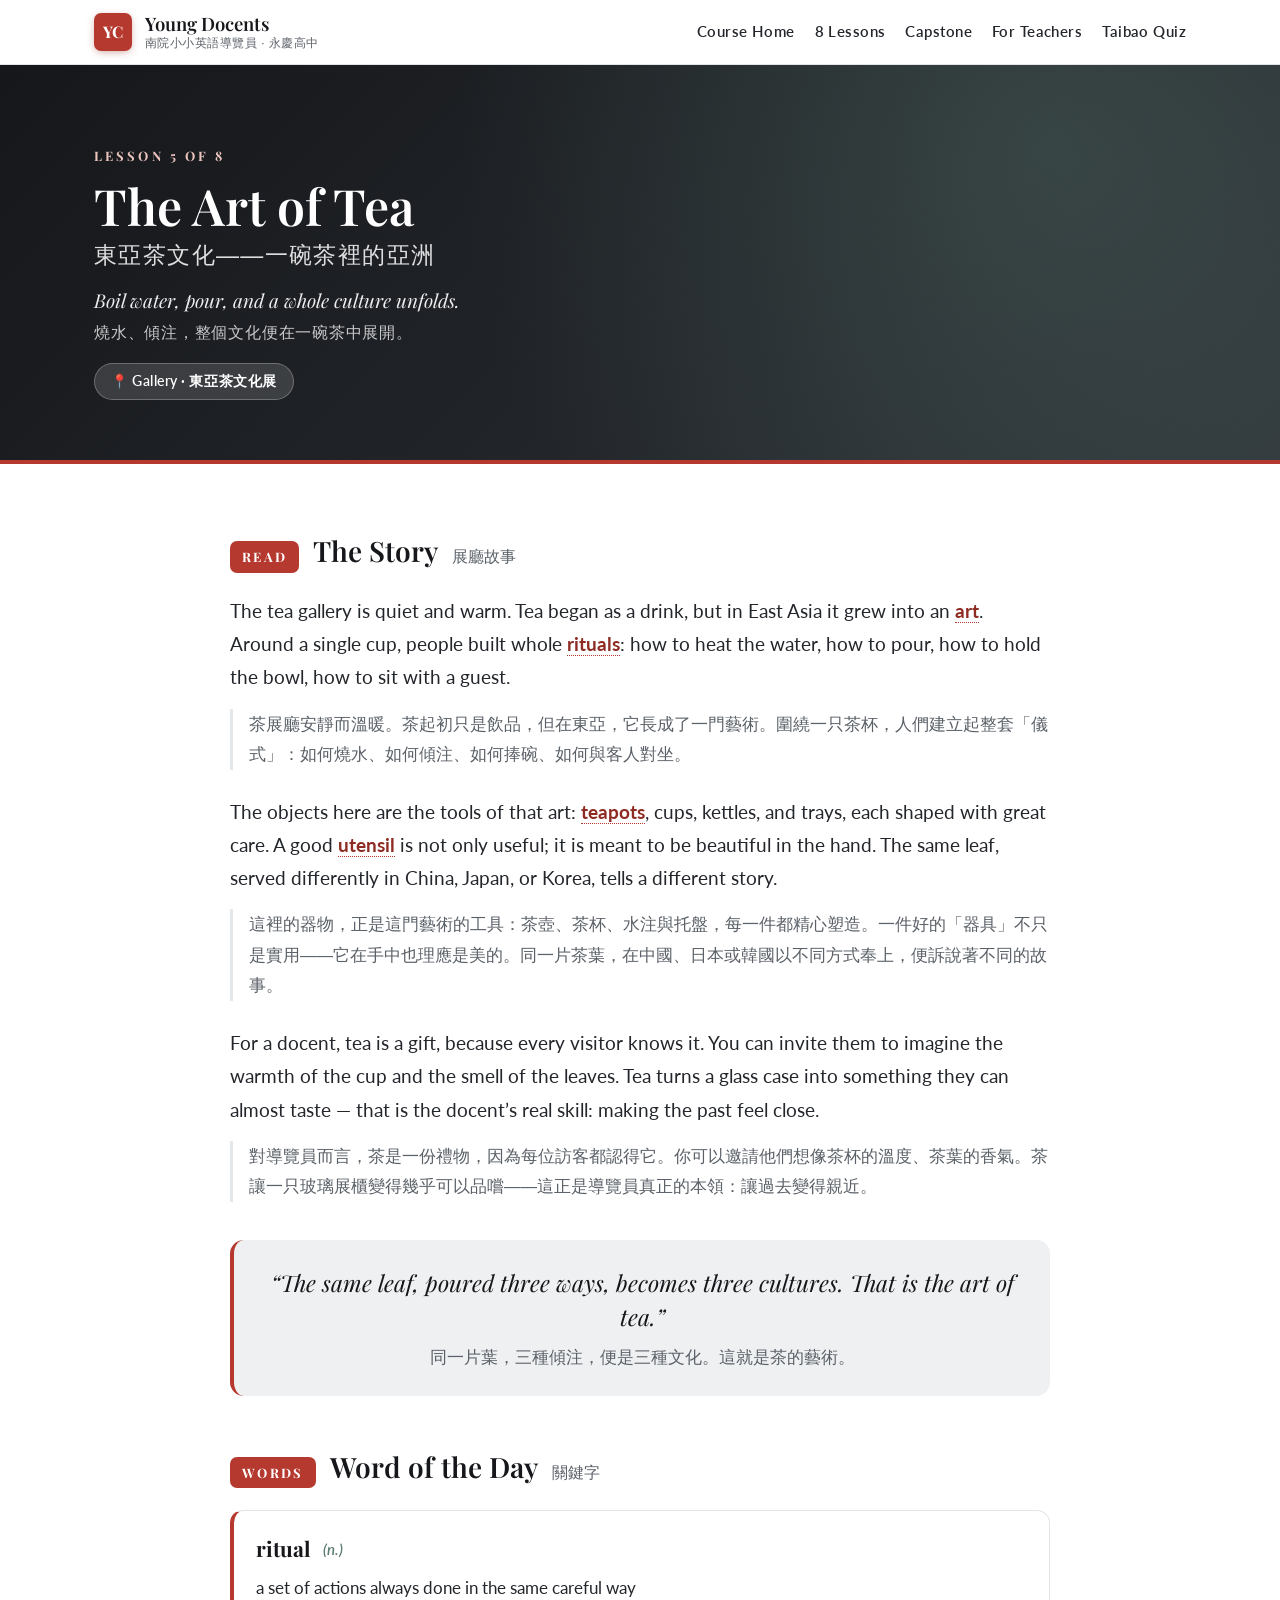
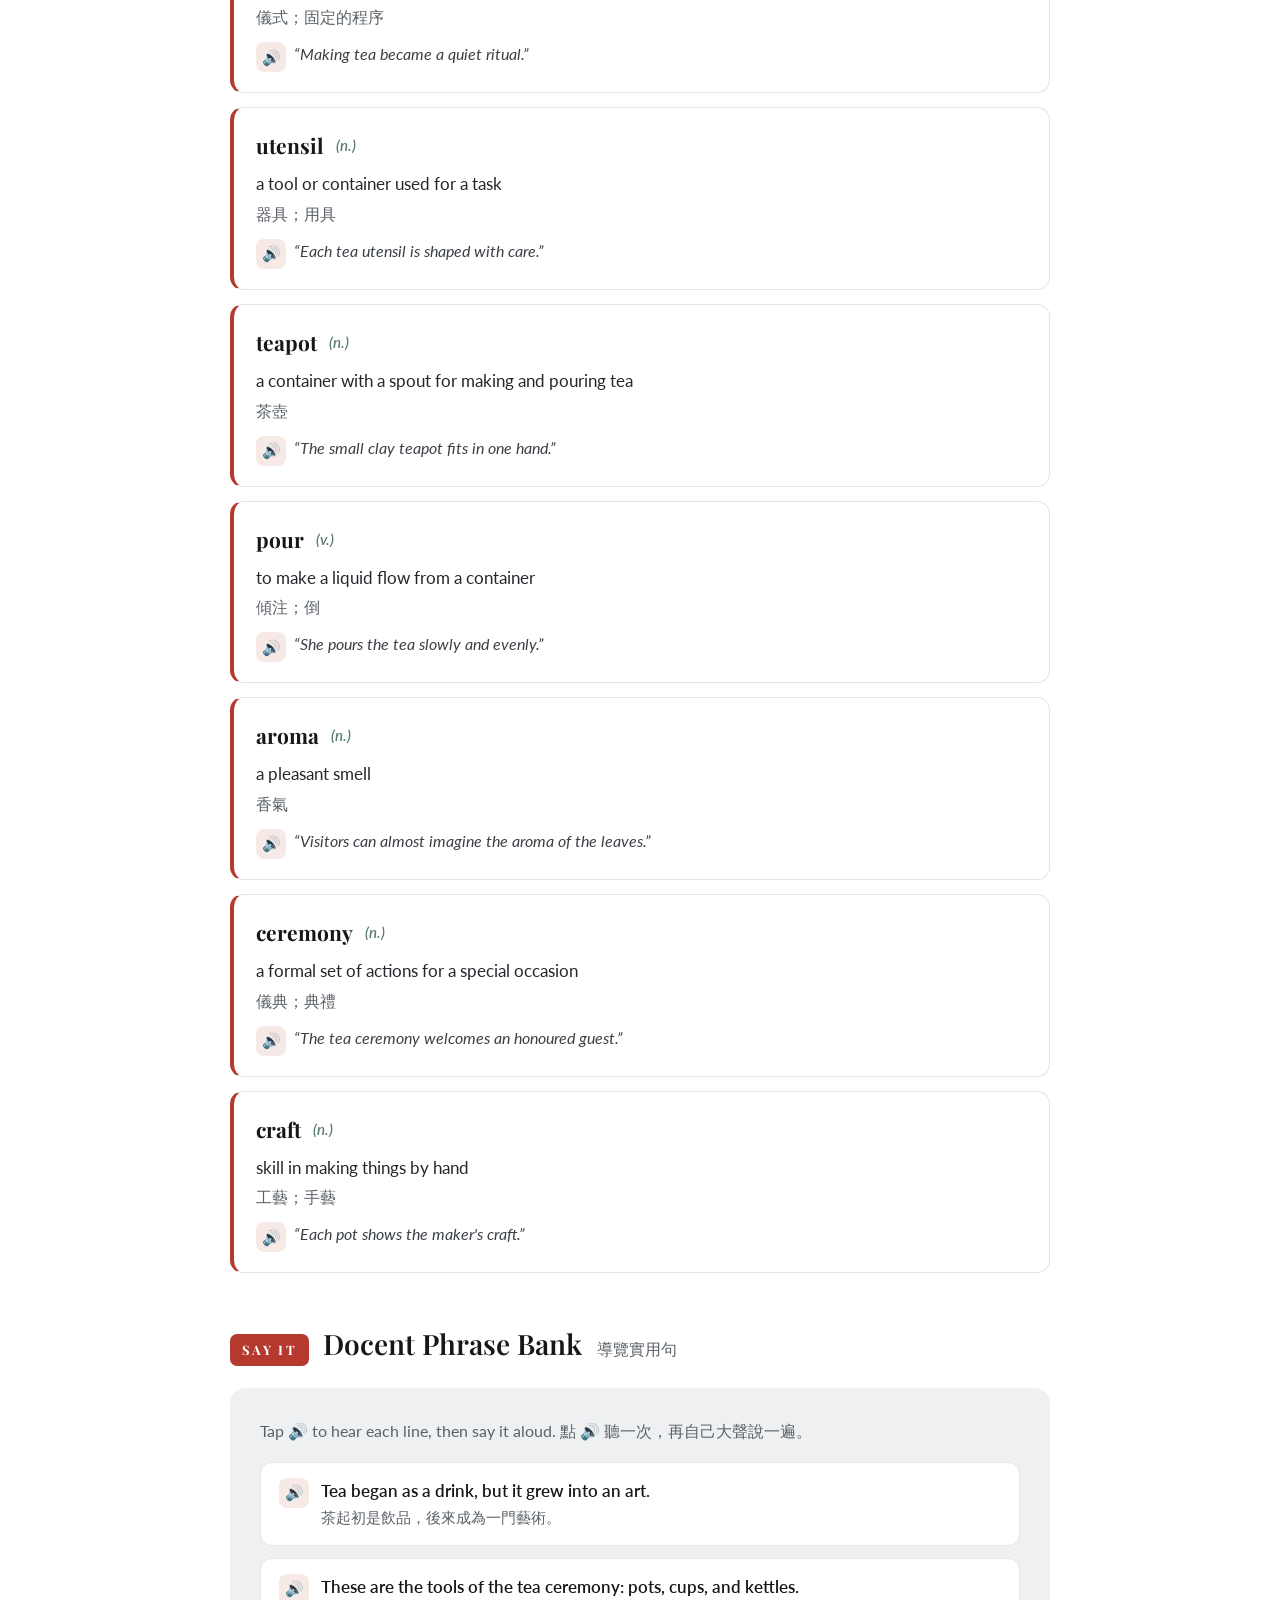
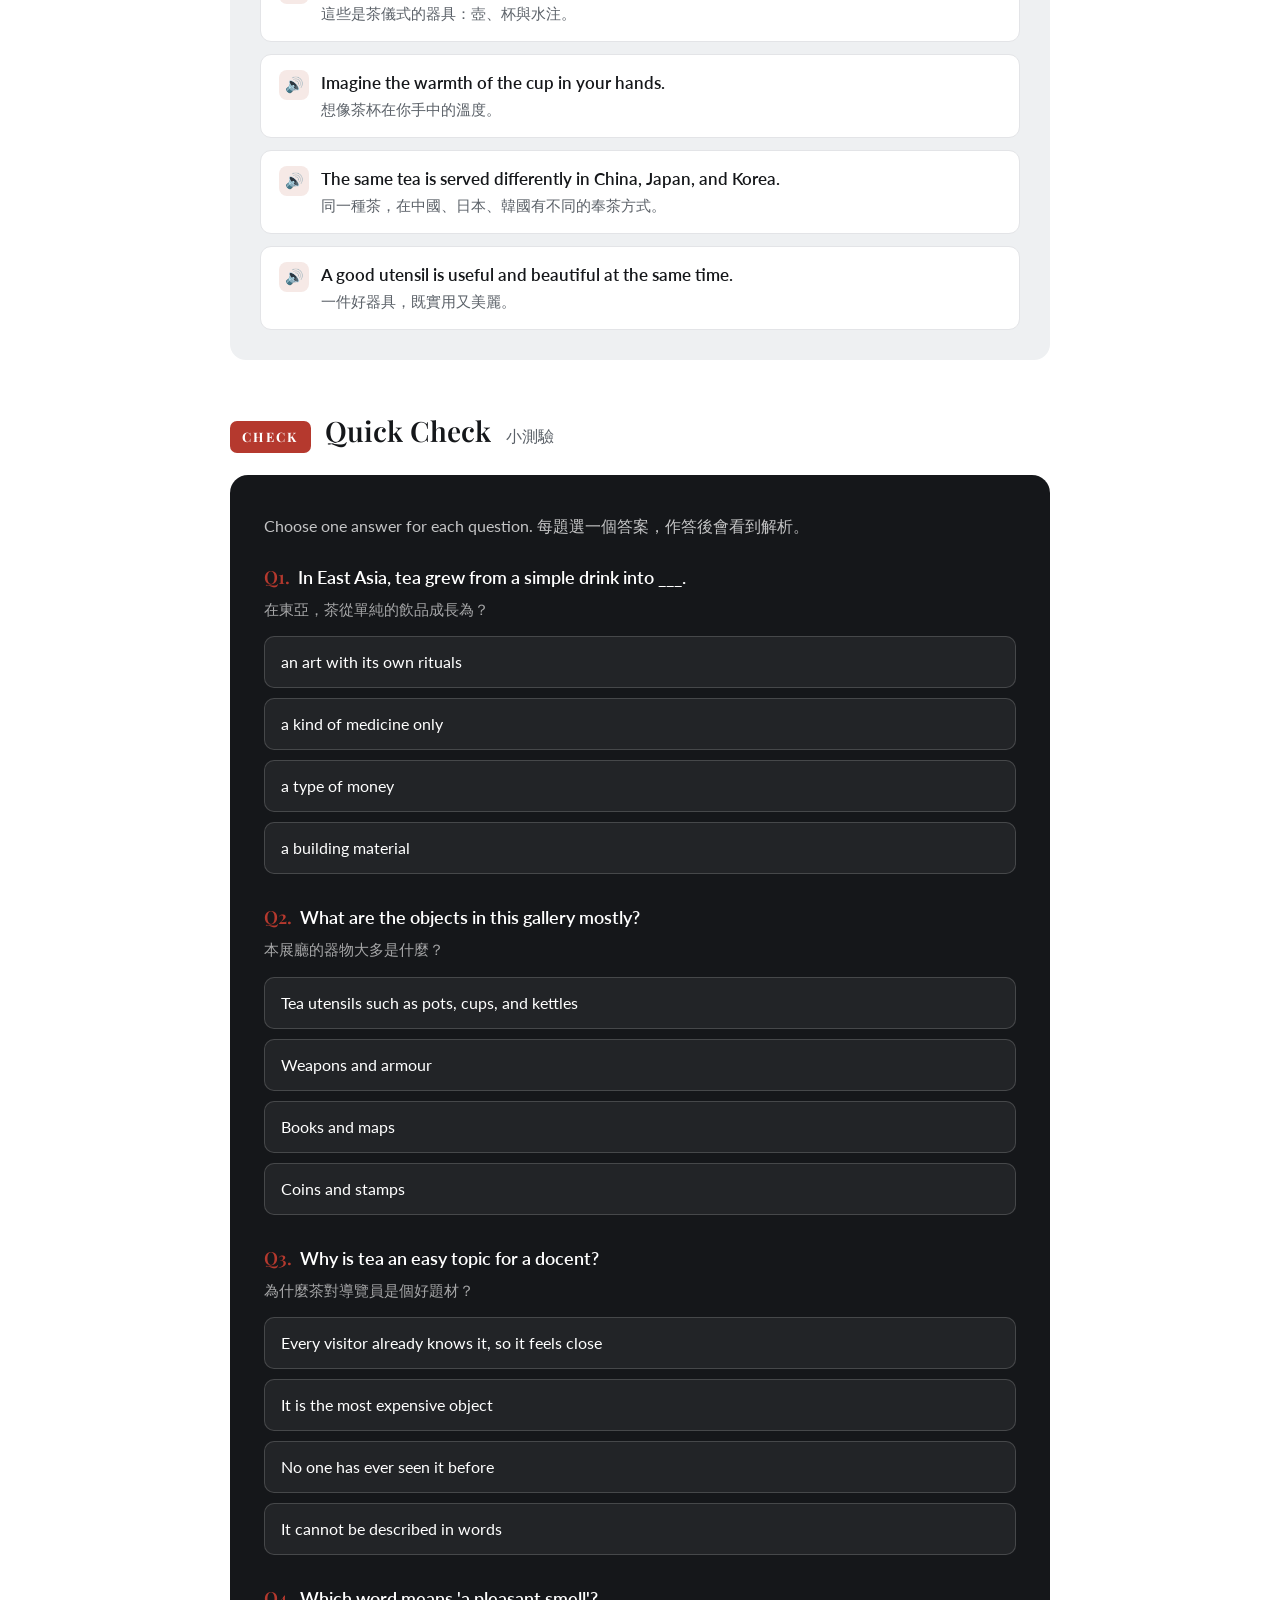
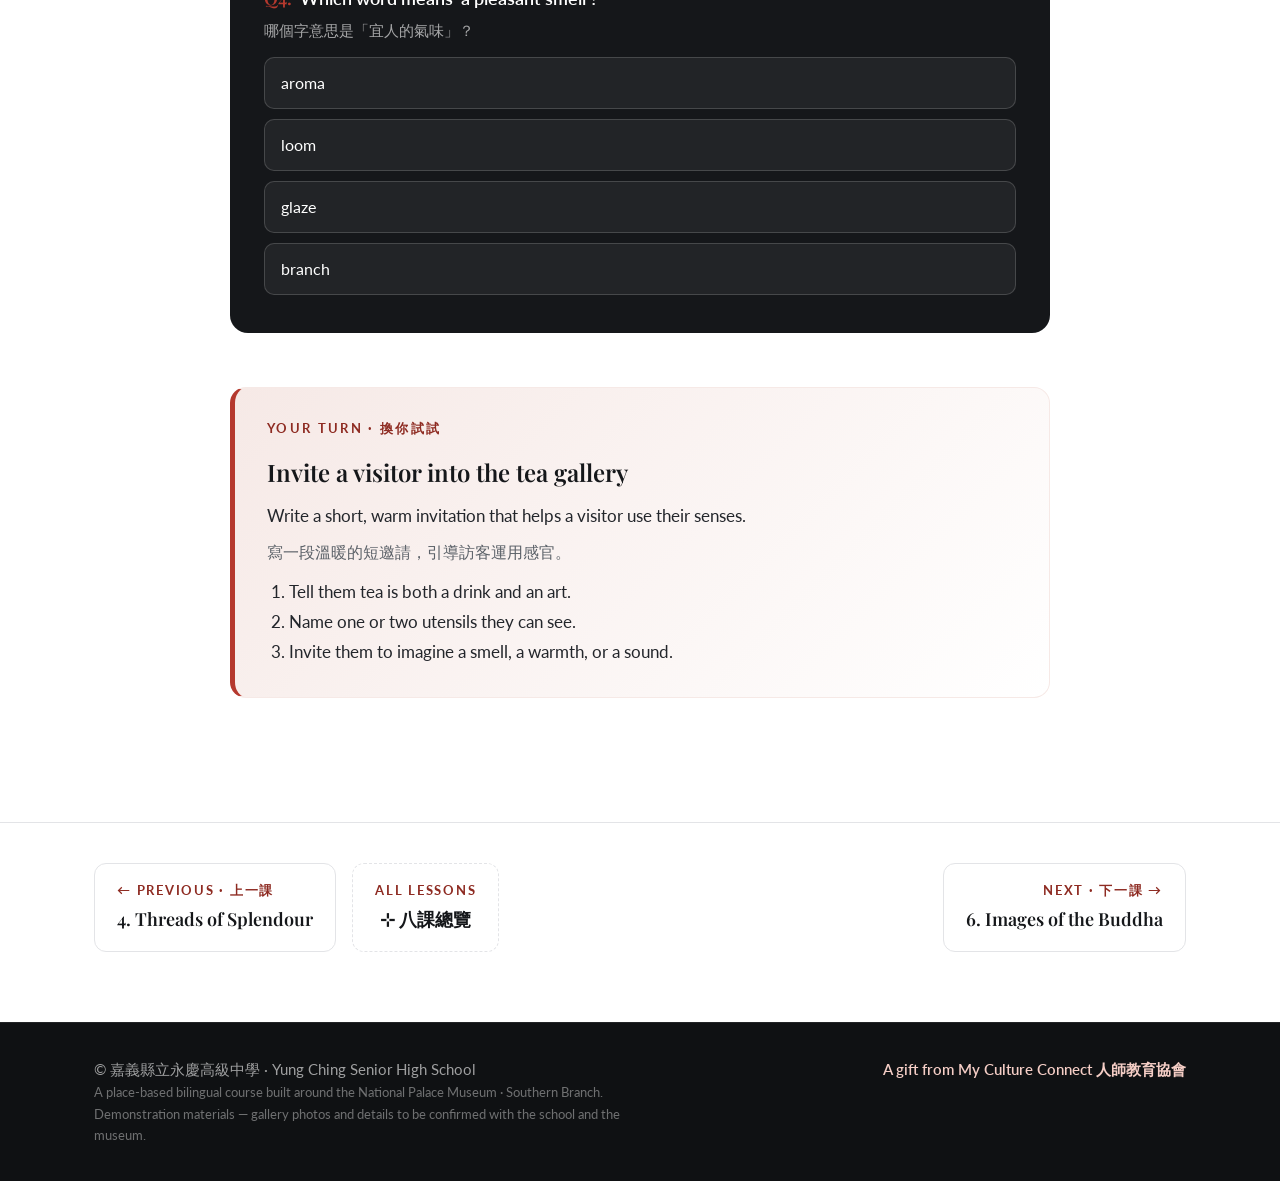
<file: tea/index.html>
<!DOCTYPE html>
<html lang="en">
<head>
<meta charset="UTF-8">
<meta name="viewport" content="width=device-width, initial-scale=1.0">
<title>Lesson 5: The Art of Tea · Young Docents of the Southern Branch</title>
<meta name="description" content="The Art of Tea — Boil water, pour, and a whole culture unfolds.">
<link rel="preconnect" href="https://fonts.googleapis.com">
<link rel="preconnect" href="https://fonts.gstatic.com" crossorigin>
<link href="https://fonts.googleapis.com/css2?family=Playfair+Display:ital,wght@0,500;0,600;0,700;1,500;1,600&family=Lato:ital,wght@0,400;0,700;1,400&display=swap" rel="stylesheet">
<link rel="stylesheet" href="../assets/css/main.css">
</head>
<body class="">

<header class="topbar">
  <div class="wrap topbar-inner">
    <a class="topbar-brand" href="../index.html">
      <span class="topbar-seal">YC</span>
      <span class="topbar-name">Young Docents<small>南院小小英語導覽員 · 永慶高中</small></span>
    </a>
    <nav class="topbar-nav">
      <a href="../index.html">Course Home</a>
      <a href="../index.html#lessons">8 Lessons</a>
      <a href="../docent/">Capstone</a>
      <a href="../workshop/">For Teachers</a>
      <a href="../taibao-quiz/">Taibao Quiz</a>
    </nav>
  </div>
</header>

<section class="page-hero tone-jade">
  <div class="wrap">
    <span class="lesson-no">Lesson 5 of 8</span>
    <h1>The Art of Tea<span class="zh">東亞茶文化——一碗茶裡的亞洲</span></h1>
    <p class="tagline">Boil water, pour, and a whole culture unfolds.<span class="zh">燒水、傾注，整個文化便在一碗茶中展開。</span></p>
    <span class="gallery-pill">📍 Gallery · 東亞茶文化展</span>
  </div>
</section>
<div class="lesson-body"><div class="wrap"><div class="lesson-inner">
<div class="block reading"><div class="block-head"><span class="kicker">Read</span><h2>The Story <span class="zh">展廳故事</span></h2></div>
<p>The tea gallery is quiet and warm. Tea began as a drink, but in East Asia it grew into an <span class="term">art</span>. Around a single cup, people built whole <span class="term">rituals</span>: how to heat the water, how to pour, how to hold the bowl, how to sit with a guest.</p>
<p class="zh-gloss">茶展廳安靜而溫暖。茶起初只是飲品，但在東亞，它長成了一門藝術。圍繞一只茶杯，人們建立起整套「儀式」：如何燒水、如何傾注、如何捧碗、如何與客人對坐。</p>
<p>The objects here are the tools of that art: <span class="term">teapots</span>, cups, kettles, and trays, each shaped with great care. A good <span class="term">utensil</span> is not only useful; it is meant to be beautiful in the hand. The same leaf, served differently in China, Japan, or Korea, tells a different story.</p>
<p class="zh-gloss">這裡的器物，正是這門藝術的工具：茶壺、茶杯、水注與托盤，每一件都精心塑造。一件好的「器具」不只是實用——它在手中也理應是美的。同一片茶葉，在中國、日本或韓國以不同方式奉上，便訴說著不同的故事。</p>
<p>For a docent, tea is a gift, because every visitor knows it. You can invite them to imagine the warmth of the cup and the smell of the leaves. Tea turns a glass case into something they can almost taste — that is the docent’s real skill: making the past feel close.</p>
<p class="zh-gloss">對導覽員而言，茶是一份禮物，因為每位訪客都認得它。你可以邀請他們想像茶杯的溫度、茶葉的香氣。茶讓一只玻璃展櫃變得幾乎可以品嚐——這正是導覽員真正的本領：讓過去變得親近。</p>
<div class="pull-quote">“The same leaf, poured three ways, becomes three cultures. That is the art of tea.”<span class="zh">同一片葉，三種傾注，便是三種文化。這就是茶的藝術。</span></div>
</div>
<div class="block"><div class="block-head"><span class="kicker">Words</span><h2>Word of the Day <span class="zh">關鍵字</span></h2></div><div class="vocab-list">
<div class="vocab">
  <div class="v-top"><span class="word">ritual</span> <span class="pos">(n.)</span></div>
  <div class="def">a set of actions always done in the same careful way</div>
  <div class="zh">儀式；固定的程序</div>
  <div class="eg"><button class="speak" data-speak="Making tea became a quiet ritual." aria-label="Listen">🔊</button><span>“Making tea became a quiet ritual.”</span></div>
</div>
<div class="vocab">
  <div class="v-top"><span class="word">utensil</span> <span class="pos">(n.)</span></div>
  <div class="def">a tool or container used for a task</div>
  <div class="zh">器具；用具</div>
  <div class="eg"><button class="speak" data-speak="Each tea utensil is shaped with care." aria-label="Listen">🔊</button><span>“Each tea utensil is shaped with care.”</span></div>
</div>
<div class="vocab">
  <div class="v-top"><span class="word">teapot</span> <span class="pos">(n.)</span></div>
  <div class="def">a container with a spout for making and pouring tea</div>
  <div class="zh">茶壺</div>
  <div class="eg"><button class="speak" data-speak="The small clay teapot fits in one hand." aria-label="Listen">🔊</button><span>“The small clay teapot fits in one hand.”</span></div>
</div>
<div class="vocab">
  <div class="v-top"><span class="word">pour</span> <span class="pos">(v.)</span></div>
  <div class="def">to make a liquid flow from a container</div>
  <div class="zh">傾注；倒</div>
  <div class="eg"><button class="speak" data-speak="She pours the tea slowly and evenly." aria-label="Listen">🔊</button><span>“She pours the tea slowly and evenly.”</span></div>
</div>
<div class="vocab">
  <div class="v-top"><span class="word">aroma</span> <span class="pos">(n.)</span></div>
  <div class="def">a pleasant smell</div>
  <div class="zh">香氣</div>
  <div class="eg"><button class="speak" data-speak="Visitors can almost imagine the aroma of the leaves." aria-label="Listen">🔊</button><span>“Visitors can almost imagine the aroma of the leaves.”</span></div>
</div>
<div class="vocab">
  <div class="v-top"><span class="word">ceremony</span> <span class="pos">(n.)</span></div>
  <div class="def">a formal set of actions for a special occasion</div>
  <div class="zh">儀典；典禮</div>
  <div class="eg"><button class="speak" data-speak="The tea ceremony welcomes an honoured guest." aria-label="Listen">🔊</button><span>“The tea ceremony welcomes an honoured guest.”</span></div>
</div>
<div class="vocab">
  <div class="v-top"><span class="word">craft</span> <span class="pos">(n.)</span></div>
  <div class="def">skill in making things by hand</div>
  <div class="zh">工藝；手藝</div>
  <div class="eg"><button class="speak" data-speak="Each pot shows the maker's craft." aria-label="Listen">🔊</button><span>“Each pot shows the maker's craft.”</span></div>
</div>
</div></div>
<div class="block"><div class="block-head"><span class="kicker">Say it</span><h2>Docent Phrase Bank <span class="zh">導覽實用句</span></h2></div><div class="phrasebank"><p class="pb-intro">Tap 🔊 to hear each line, then say it aloud. 點 🔊 聽一次，再自己大聲說一遍。</p>
<div class="phrase"><button class="speak" data-speak="Tea began as a drink, but it grew into an art." aria-label="Listen">🔊</button><div class="p-text">
  <div class="p-en">Tea began as a drink, but it grew into an art.</div><div class="p-zh">茶起初是飲品，後來成為一門藝術。</div></div></div>
<div class="phrase"><button class="speak" data-speak="These are the tools of the tea ceremony: pots, cups, and kettles." aria-label="Listen">🔊</button><div class="p-text">
  <div class="p-en">These are the tools of the tea ceremony: pots, cups, and kettles.</div><div class="p-zh">這些是茶儀式的器具：壺、杯與水注。</div></div></div>
<div class="phrase"><button class="speak" data-speak="Imagine the warmth of the cup in your hands." aria-label="Listen">🔊</button><div class="p-text">
  <div class="p-en">Imagine the warmth of the cup in your hands.</div><div class="p-zh">想像茶杯在你手中的溫度。</div></div></div>
<div class="phrase"><button class="speak" data-speak="The same tea is served differently in China, Japan, and Korea." aria-label="Listen">🔊</button><div class="p-text">
  <div class="p-en">The same tea is served differently in China, Japan, and Korea.</div><div class="p-zh">同一種茶，在中國、日本、韓國有不同的奉茶方式。</div></div></div>
<div class="phrase"><button class="speak" data-speak="A good utensil is useful and beautiful at the same time." aria-label="Listen">🔊</button><div class="p-text">
  <div class="p-en">A good utensil is useful and beautiful at the same time.</div><div class="p-zh">一件好器具，既實用又美麗。</div></div></div>
</div></div>
<div class="block"><div class="block-head"><span class="kicker">Check</span><h2>Quick Check <span class="zh">小測驗</span></h2></div><div class="quiz"><p class="q-intro">Choose one answer for each question. 每題選一個答案，作答後會看到解析。</p>
<div class="q-item">
  <div class="q-stem"><span class="qn">Q1.</span>In East Asia, tea grew from a simple drink into ___.</div>
  <div class="q-zh">在東亞，茶從單純的飲品成長為？</div>
  <div class="q-opts">
  <button class="q-opt" data-correct="true">an art with its own rituals</button>
<button class="q-opt" data-correct="false">a kind of medicine only</button>
<button class="q-opt" data-correct="false">a type of money</button>
<button class="q-opt" data-correct="false">a building material</button>
  </div>
  <div class="q-explain">Tea became an art, with careful rituals around making and serving it.<span class="zh">茶成為一門藝術，環繞著泡茶與奉茶的細緻儀式。</span></div>
</div>
<div class="q-item">
  <div class="q-stem"><span class="qn">Q2.</span>What are the objects in this gallery mostly?</div>
  <div class="q-zh">本展廳的器物大多是什麼？</div>
  <div class="q-opts">
  <button class="q-opt" data-correct="true">Tea utensils such as pots, cups, and kettles</button>
<button class="q-opt" data-correct="false">Weapons and armour</button>
<button class="q-opt" data-correct="false">Books and maps</button>
<button class="q-opt" data-correct="false">Coins and stamps</button>
  </div>
  <div class="q-explain">The gallery shows the tools of tea: teapots, cups, kettles, trays.<span class="zh">展廳呈現茶的工具：茶壺、茶杯、水注、托盤。</span></div>
</div>
<div class="q-item">
  <div class="q-stem"><span class="qn">Q3.</span>Why is tea an easy topic for a docent?</div>
  <div class="q-zh">為什麼茶對導覽員是個好題材？</div>
  <div class="q-opts">
  <button class="q-opt" data-correct="true">Every visitor already knows it, so it feels close</button>
<button class="q-opt" data-correct="false">It is the most expensive object</button>
<button class="q-opt" data-correct="false">No one has ever seen it before</button>
<button class="q-opt" data-correct="false">It cannot be described in words</button>
  </div>
  <div class="q-explain">Because everyone knows tea, a docent can make the past feel familiar and close.<span class="zh">因為人人都認得茶，導覽員能讓過去顯得熟悉而親近。</span></div>
</div>
<div class="q-item">
  <div class="q-stem"><span class="qn">Q4.</span>Which word means 'a pleasant smell'?</div>
  <div class="q-zh">哪個字意思是「宜人的氣味」？</div>
  <div class="q-opts">
  <button class="q-opt" data-correct="true">aroma</button>
<button class="q-opt" data-correct="false">loom</button>
<button class="q-opt" data-correct="false">glaze</button>
<button class="q-opt" data-correct="false">branch</button>
  </div>
  <div class="q-explain">Aroma is a pleasant smell — here, the smell of tea leaves.<span class="zh">aroma（香氣）指宜人的氣味——此處是茶葉的香。</span></div>
</div>
</div></div>
<div class="block"><div class="your-turn">
  <div class="yt-label">Your Turn · 換你試試</div>
  <h3>Invite a visitor into the tea gallery</h3>
  <p>Write a short, warm invitation that helps a visitor use their senses.</p>
  <p class="zh">寫一段溫暖的短邀請，引導訪客運用感官。</p>
  <ol><li>Tell them tea is both a drink and an art.</li>
<li>Name one or two utensils they can see.</li>
<li>Invite them to imagine a smell, a warmth, or a sound.</li></ol>
</div></div>
</div></div></div>
<nav class="lesson-nav"><div class="wrap"><a class="nav-link prev" href="../textiles/"><span class="dir">← Previous · 上一課</span><span class="t">4. Threads of Splendour</span></a><a class="nav-link hub" href="../index.html#lessons"><span class="dir">All Lessons</span><span class="t">⊹ 八課總覽</span></a><a class="nav-link next" href="../buddha/"><span class="dir">Next · 下一課 →</span><span class="t">6. Images of the Buddha</span></a></div></nav>

<footer>
  <div class="wrap">
    <span>© <span class="zh">嘉義縣立永慶高級中學</span> · Yung Ching Senior High School</span>
    <span class="partner">A gift from <a href="https://www.mycultureconnect.org/">My Culture Connect 人師教育協會</a></span>
  </div>
  <div class="wrap"><span class="note">A place-based bilingual course built around the National Palace Museum · Southern Branch. Demonstration materials — gallery photos and details to be confirmed with the school and the museum.</span></div>
</footer>
<script src="../assets/js/app.js"></script>
</body>
</html>
</file>
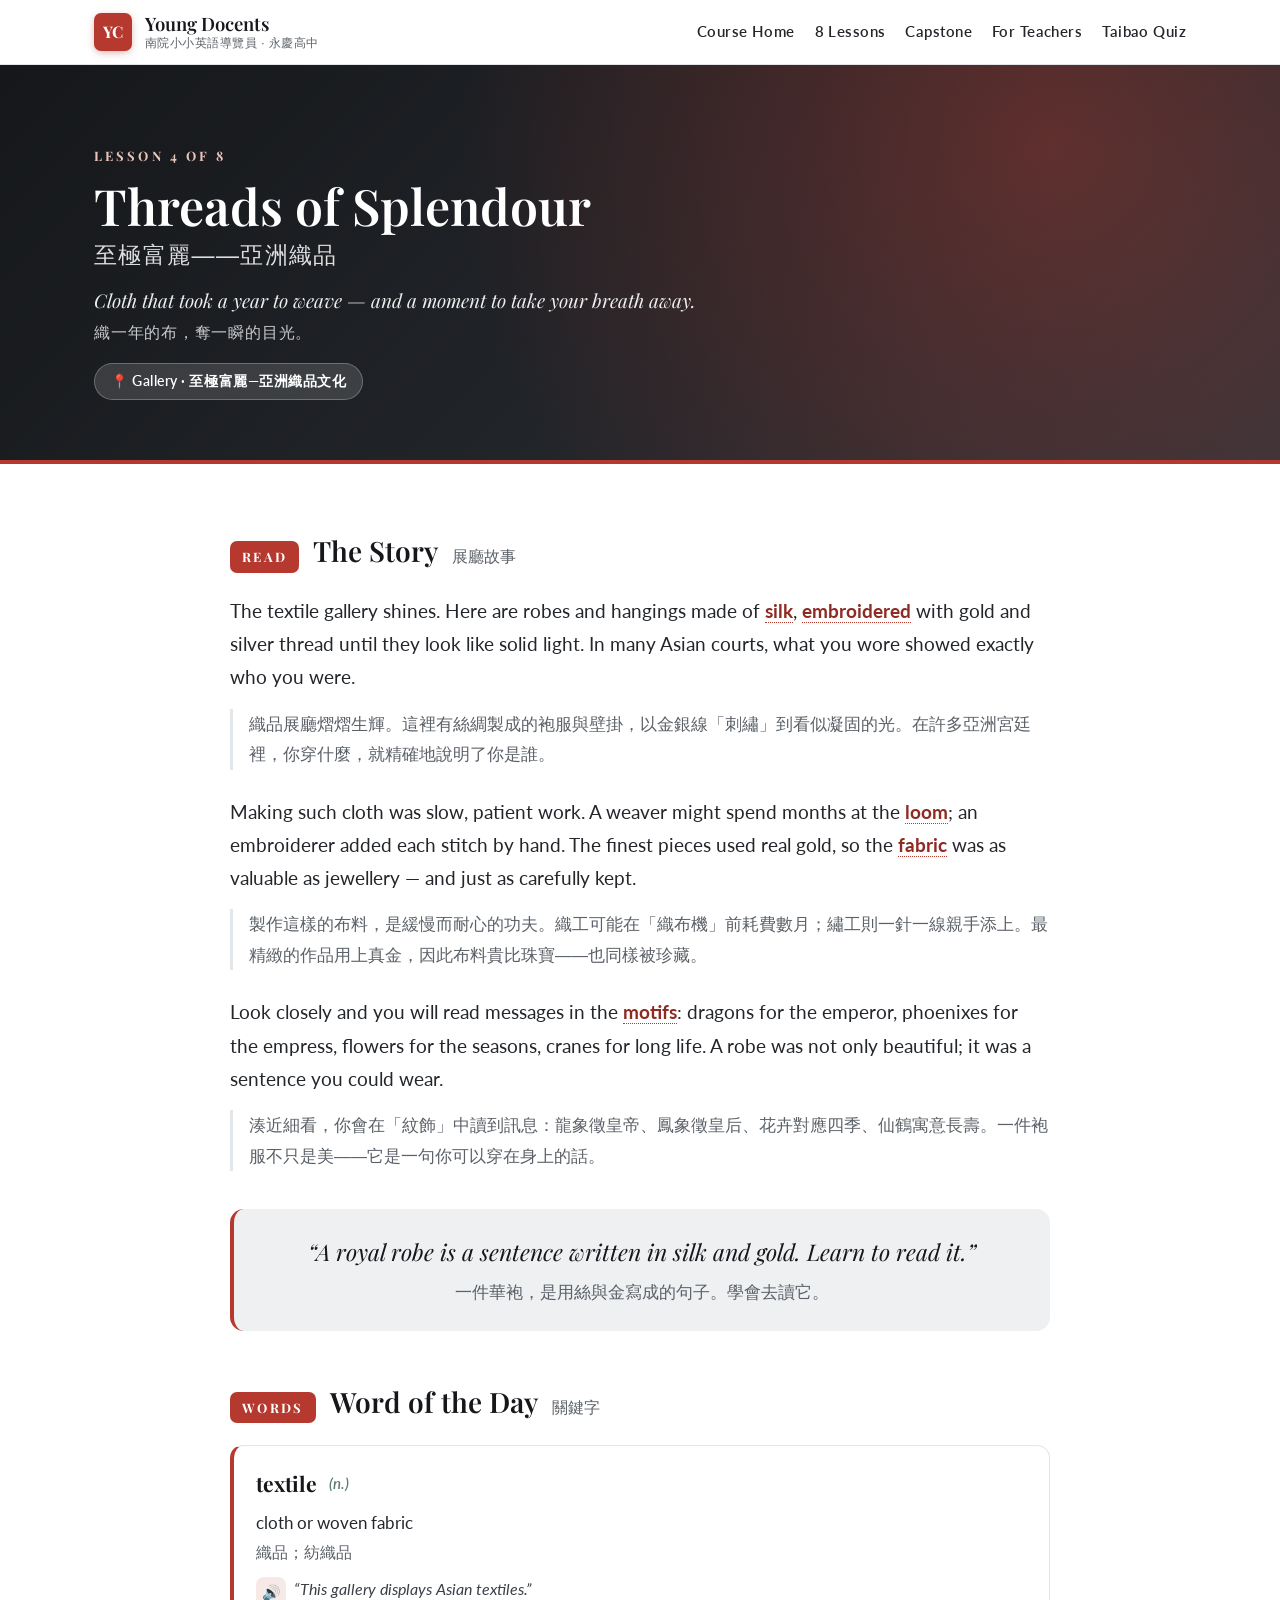
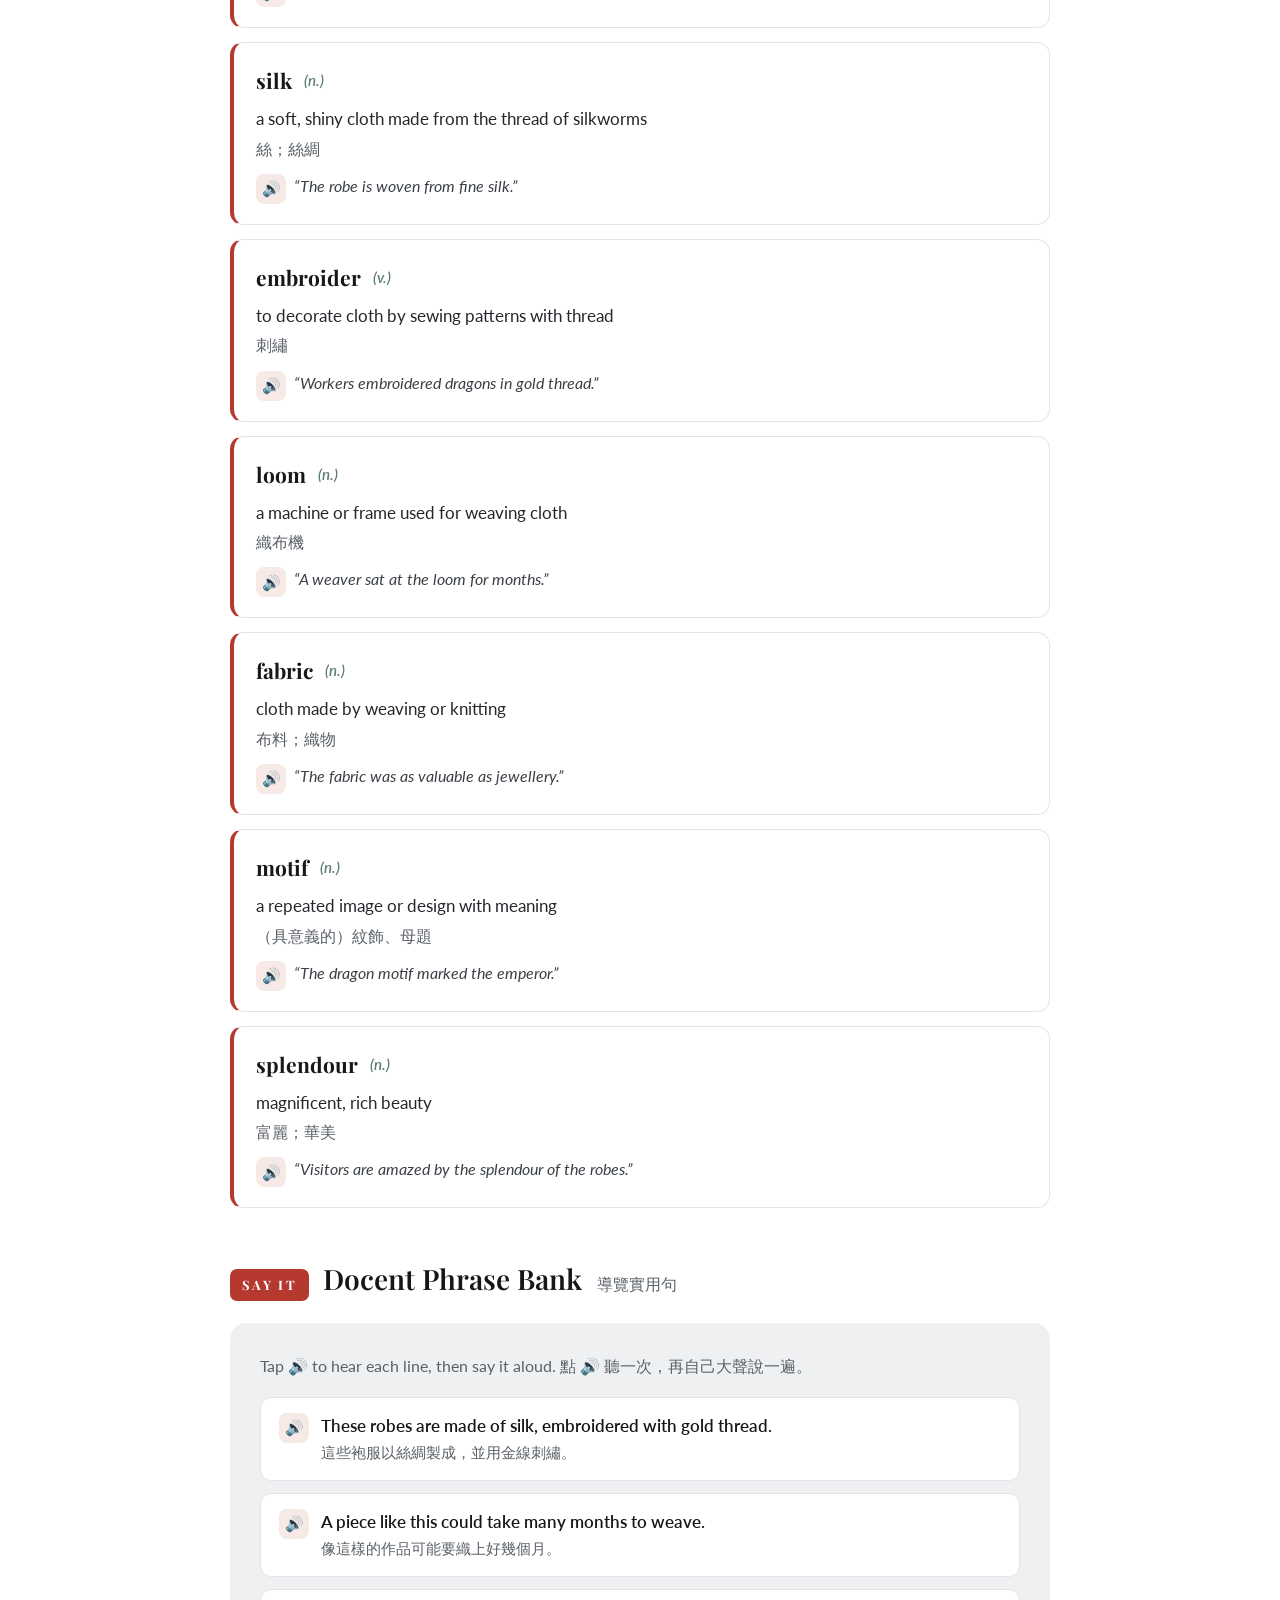
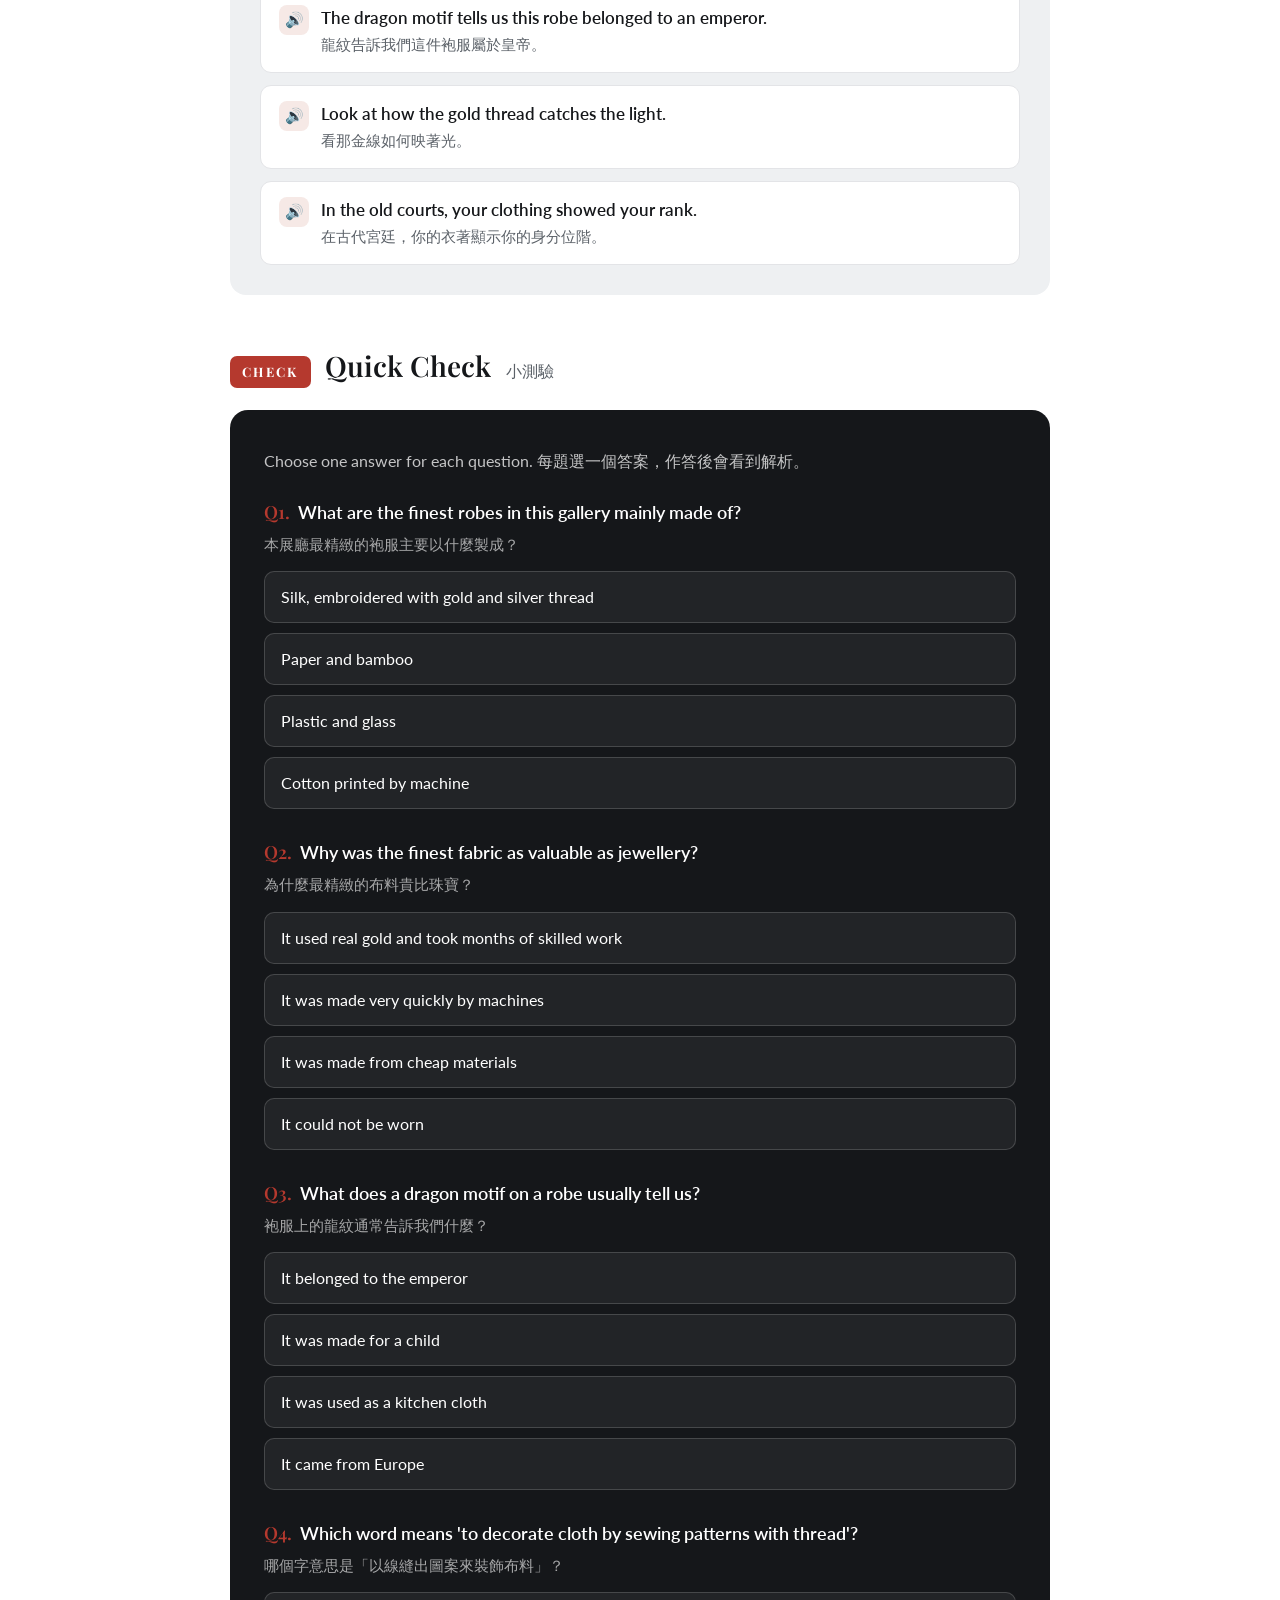
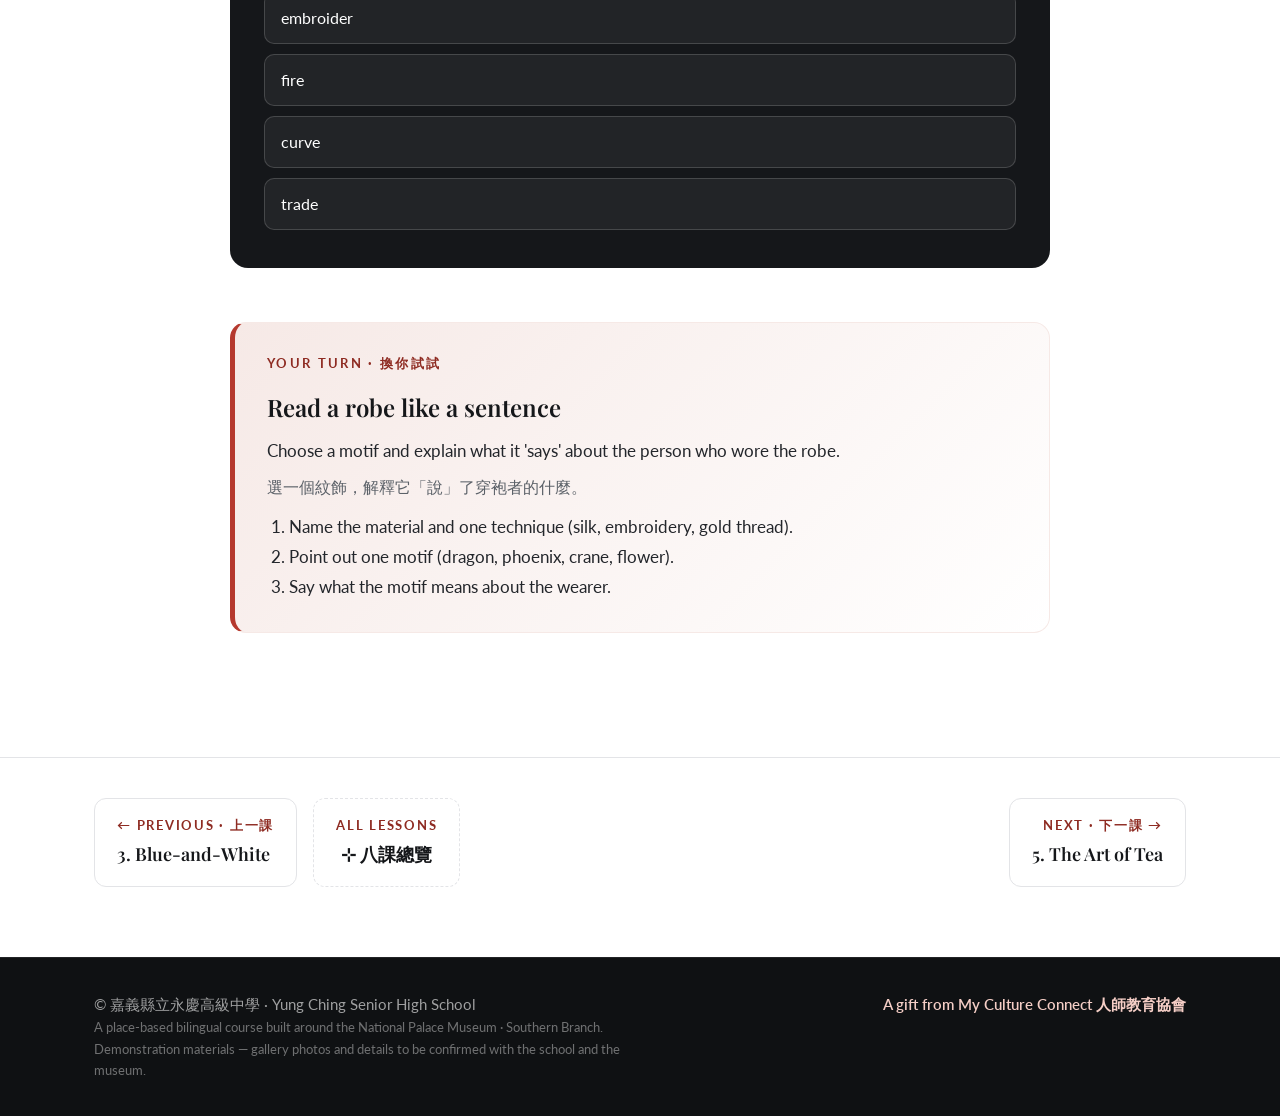
<file: textiles/index.html>
<!DOCTYPE html>
<html lang="en">
<head>
<meta charset="UTF-8">
<meta name="viewport" content="width=device-width, initial-scale=1.0">
<title>Lesson 4: Threads of Splendour · Young Docents of the Southern Branch</title>
<meta name="description" content="Threads of Splendour — Cloth that took a year to weave — and a moment to take your breath away.">
<link rel="preconnect" href="https://fonts.googleapis.com">
<link rel="preconnect" href="https://fonts.gstatic.com" crossorigin>
<link href="https://fonts.googleapis.com/css2?family=Playfair+Display:ital,wght@0,500;0,600;0,700;1,500;1,600&family=Lato:ital,wght@0,400;0,700;1,400&display=swap" rel="stylesheet">
<link rel="stylesheet" href="../assets/css/main.css">
</head>
<body class="">

<header class="topbar">
  <div class="wrap topbar-inner">
    <a class="topbar-brand" href="../index.html">
      <span class="topbar-seal">YC</span>
      <span class="topbar-name">Young Docents<small>南院小小英語導覽員 · 永慶高中</small></span>
    </a>
    <nav class="topbar-nav">
      <a href="../index.html">Course Home</a>
      <a href="../index.html#lessons">8 Lessons</a>
      <a href="../docent/">Capstone</a>
      <a href="../workshop/">For Teachers</a>
      <a href="../taibao-quiz/">Taibao Quiz</a>
    </nav>
  </div>
</header>

<section class="page-hero tone-seal">
  <div class="wrap">
    <span class="lesson-no">Lesson 4 of 8</span>
    <h1>Threads of Splendour<span class="zh">至極富麗——亞洲織品</span></h1>
    <p class="tagline">Cloth that took a year to weave — and a moment to take your breath away.<span class="zh">織一年的布，奪一瞬的目光。</span></p>
    <span class="gallery-pill">📍 Gallery · 至極富麗—亞洲織品文化</span>
  </div>
</section>
<div class="lesson-body"><div class="wrap"><div class="lesson-inner">
<div class="block reading"><div class="block-head"><span class="kicker">Read</span><h2>The Story <span class="zh">展廳故事</span></h2></div>
<p>The textile gallery shines. Here are robes and hangings made of <span class="term">silk</span>, <span class="term">embroidered</span> with gold and silver thread until they look like solid light. In many Asian courts, what you wore showed exactly who you were.</p>
<p class="zh-gloss">織品展廳熠熠生輝。這裡有絲綢製成的袍服與壁掛，以金銀線「刺繡」到看似凝固的光。在許多亞洲宮廷裡，你穿什麼，就精確地說明了你是誰。</p>
<p>Making such cloth was slow, patient work. A weaver might spend months at the <span class="term">loom</span>; an embroiderer added each stitch by hand. The finest pieces used real gold, so the <span class="term">fabric</span> was as valuable as jewellery — and just as carefully kept.</p>
<p class="zh-gloss">製作這樣的布料，是緩慢而耐心的功夫。織工可能在「織布機」前耗費數月；繡工則一針一線親手添上。最精緻的作品用上真金，因此布料貴比珠寶——也同樣被珍藏。</p>
<p>Look closely and you will read messages in the <span class="term">motifs</span>: dragons for the emperor, phoenixes for the empress, flowers for the seasons, cranes for long life. A robe was not only beautiful; it was a sentence you could wear.</p>
<p class="zh-gloss">湊近細看，你會在「紋飾」中讀到訊息：龍象徵皇帝、鳳象徵皇后、花卉對應四季、仙鶴寓意長壽。一件袍服不只是美——它是一句你可以穿在身上的話。</p>
<div class="pull-quote">“A royal robe is a sentence written in silk and gold. Learn to read it.”<span class="zh">一件華袍，是用絲與金寫成的句子。學會去讀它。</span></div>
</div>
<div class="block"><div class="block-head"><span class="kicker">Words</span><h2>Word of the Day <span class="zh">關鍵字</span></h2></div><div class="vocab-list">
<div class="vocab">
  <div class="v-top"><span class="word">textile</span> <span class="pos">(n.)</span></div>
  <div class="def">cloth or woven fabric</div>
  <div class="zh">織品；紡織品</div>
  <div class="eg"><button class="speak" data-speak="This gallery displays Asian textiles." aria-label="Listen">🔊</button><span>“This gallery displays Asian textiles.”</span></div>
</div>
<div class="vocab">
  <div class="v-top"><span class="word">silk</span> <span class="pos">(n.)</span></div>
  <div class="def">a soft, shiny cloth made from the thread of silkworms</div>
  <div class="zh">絲；絲綢</div>
  <div class="eg"><button class="speak" data-speak="The robe is woven from fine silk." aria-label="Listen">🔊</button><span>“The robe is woven from fine silk.”</span></div>
</div>
<div class="vocab">
  <div class="v-top"><span class="word">embroider</span> <span class="pos">(v.)</span></div>
  <div class="def">to decorate cloth by sewing patterns with thread</div>
  <div class="zh">刺繡</div>
  <div class="eg"><button class="speak" data-speak="Workers embroidered dragons in gold thread." aria-label="Listen">🔊</button><span>“Workers embroidered dragons in gold thread.”</span></div>
</div>
<div class="vocab">
  <div class="v-top"><span class="word">loom</span> <span class="pos">(n.)</span></div>
  <div class="def">a machine or frame used for weaving cloth</div>
  <div class="zh">織布機</div>
  <div class="eg"><button class="speak" data-speak="A weaver sat at the loom for months." aria-label="Listen">🔊</button><span>“A weaver sat at the loom for months.”</span></div>
</div>
<div class="vocab">
  <div class="v-top"><span class="word">fabric</span> <span class="pos">(n.)</span></div>
  <div class="def">cloth made by weaving or knitting</div>
  <div class="zh">布料；織物</div>
  <div class="eg"><button class="speak" data-speak="The fabric was as valuable as jewellery." aria-label="Listen">🔊</button><span>“The fabric was as valuable as jewellery.”</span></div>
</div>
<div class="vocab">
  <div class="v-top"><span class="word">motif</span> <span class="pos">(n.)</span></div>
  <div class="def">a repeated image or design with meaning</div>
  <div class="zh">（具意義的）紋飾、母題</div>
  <div class="eg"><button class="speak" data-speak="The dragon motif marked the emperor." aria-label="Listen">🔊</button><span>“The dragon motif marked the emperor.”</span></div>
</div>
<div class="vocab">
  <div class="v-top"><span class="word">splendour</span> <span class="pos">(n.)</span></div>
  <div class="def">magnificent, rich beauty</div>
  <div class="zh">富麗；華美</div>
  <div class="eg"><button class="speak" data-speak="Visitors are amazed by the splendour of the robes." aria-label="Listen">🔊</button><span>“Visitors are amazed by the splendour of the robes.”</span></div>
</div>
</div></div>
<div class="block"><div class="block-head"><span class="kicker">Say it</span><h2>Docent Phrase Bank <span class="zh">導覽實用句</span></h2></div><div class="phrasebank"><p class="pb-intro">Tap 🔊 to hear each line, then say it aloud. 點 🔊 聽一次，再自己大聲說一遍。</p>
<div class="phrase"><button class="speak" data-speak="These robes are made of silk, embroidered with gold thread." aria-label="Listen">🔊</button><div class="p-text">
  <div class="p-en">These robes are made of silk, embroidered with gold thread.</div><div class="p-zh">這些袍服以絲綢製成，並用金線刺繡。</div></div></div>
<div class="phrase"><button class="speak" data-speak="A piece like this could take many months to weave." aria-label="Listen">🔊</button><div class="p-text">
  <div class="p-en">A piece like this could take many months to weave.</div><div class="p-zh">像這樣的作品可能要織上好幾個月。</div></div></div>
<div class="phrase"><button class="speak" data-speak="The dragon motif tells us this robe belonged to an emperor." aria-label="Listen">🔊</button><div class="p-text">
  <div class="p-en">The dragon motif tells us this robe belonged to an emperor.</div><div class="p-zh">龍紋告訴我們這件袍服屬於皇帝。</div></div></div>
<div class="phrase"><button class="speak" data-speak="Look at how the gold thread catches the light." aria-label="Listen">🔊</button><div class="p-text">
  <div class="p-en">Look at how the gold thread catches the light.</div><div class="p-zh">看那金線如何映著光。</div></div></div>
<div class="phrase"><button class="speak" data-speak="In the old courts, your clothing showed your rank." aria-label="Listen">🔊</button><div class="p-text">
  <div class="p-en">In the old courts, your clothing showed your rank.</div><div class="p-zh">在古代宮廷，你的衣著顯示你的身分位階。</div></div></div>
</div></div>
<div class="block"><div class="block-head"><span class="kicker">Check</span><h2>Quick Check <span class="zh">小測驗</span></h2></div><div class="quiz"><p class="q-intro">Choose one answer for each question. 每題選一個答案，作答後會看到解析。</p>
<div class="q-item">
  <div class="q-stem"><span class="qn">Q1.</span>What are the finest robes in this gallery mainly made of?</div>
  <div class="q-zh">本展廳最精緻的袍服主要以什麼製成？</div>
  <div class="q-opts">
  <button class="q-opt" data-correct="true">Silk, embroidered with gold and silver thread</button>
<button class="q-opt" data-correct="false">Paper and bamboo</button>
<button class="q-opt" data-correct="false">Plastic and glass</button>
<button class="q-opt" data-correct="false">Cotton printed by machine</button>
  </div>
  <div class="q-explain">They are silk, hand-embroidered with precious metal thread.<span class="zh">它們以絲綢製成，並用貴金屬線手工刺繡。</span></div>
</div>
<div class="q-item">
  <div class="q-stem"><span class="qn">Q2.</span>Why was the finest fabric as valuable as jewellery?</div>
  <div class="q-zh">為什麼最精緻的布料貴比珠寶？</div>
  <div class="q-opts">
  <button class="q-opt" data-correct="true">It used real gold and took months of skilled work</button>
<button class="q-opt" data-correct="false">It was made very quickly by machines</button>
<button class="q-opt" data-correct="false">It was made from cheap materials</button>
<button class="q-opt" data-correct="false">It could not be worn</button>
  </div>
  <div class="q-explain">Real gold thread plus months of patient handwork made it precious.<span class="zh">真金線加上數月耐心的手工，使其珍貴。</span></div>
</div>
<div class="q-item">
  <div class="q-stem"><span class="qn">Q3.</span>What does a dragon motif on a robe usually tell us?</div>
  <div class="q-zh">袍服上的龍紋通常告訴我們什麼？</div>
  <div class="q-opts">
  <button class="q-opt" data-correct="true">It belonged to the emperor</button>
<button class="q-opt" data-correct="false">It was made for a child</button>
<button class="q-opt" data-correct="false">It was used as a kitchen cloth</button>
<button class="q-opt" data-correct="false">It came from Europe</button>
  </div>
  <div class="q-explain">Dragons marked the emperor; motifs carried meaning about rank.<span class="zh">龍紋代表皇帝；紋飾承載著身分位階的意義。</span></div>
</div>
<div class="q-item">
  <div class="q-stem"><span class="qn">Q4.</span>Which word means 'to decorate cloth by sewing patterns with thread'?</div>
  <div class="q-zh">哪個字意思是「以線縫出圖案來裝飾布料」？</div>
  <div class="q-opts">
  <button class="q-opt" data-correct="true">embroider</button>
<button class="q-opt" data-correct="false">fire</button>
<button class="q-opt" data-correct="false">curve</button>
<button class="q-opt" data-correct="false">trade</button>
  </div>
  <div class="q-explain">To embroider is to sew decorative patterns onto fabric.<span class="zh">embroider（刺繡）即在布料上縫出裝飾性圖案。</span></div>
</div>
</div></div>
<div class="block"><div class="your-turn">
  <div class="yt-label">Your Turn · 換你試試</div>
  <h3>Read a robe like a sentence</h3>
  <p>Choose a motif and explain what it 'says' about the person who wore the robe.</p>
  <p class="zh">選一個紋飾，解釋它「說」了穿袍者的什麼。</p>
  <ol><li>Name the material and one technique (silk, embroidery, gold thread).</li>
<li>Point out one motif (dragon, phoenix, crane, flower).</li>
<li>Say what the motif means about the wearer.</li></ol>
</div></div>
</div></div></div>
<nav class="lesson-nav"><div class="wrap"><a class="nav-link prev" href="../blue-and-white/"><span class="dir">← Previous · 上一課</span><span class="t">3. Blue-and-White</span></a><a class="nav-link hub" href="../index.html#lessons"><span class="dir">All Lessons</span><span class="t">⊹ 八課總覽</span></a><a class="nav-link next" href="../tea/"><span class="dir">Next · 下一課 →</span><span class="t">5. The Art of Tea</span></a></div></nav>

<footer>
  <div class="wrap">
    <span>© <span class="zh">嘉義縣立永慶高級中學</span> · Yung Ching Senior High School</span>
    <span class="partner">A gift from <a href="https://www.mycultureconnect.org/">My Culture Connect 人師教育協會</a></span>
  </div>
  <div class="wrap"><span class="note">A place-based bilingual course built around the National Palace Museum · Southern Branch. Demonstration materials — gallery photos and details to be confirmed with the school and the museum.</span></div>
</footer>
<script src="../assets/js/app.js"></script>
</body>
</html>
</file>
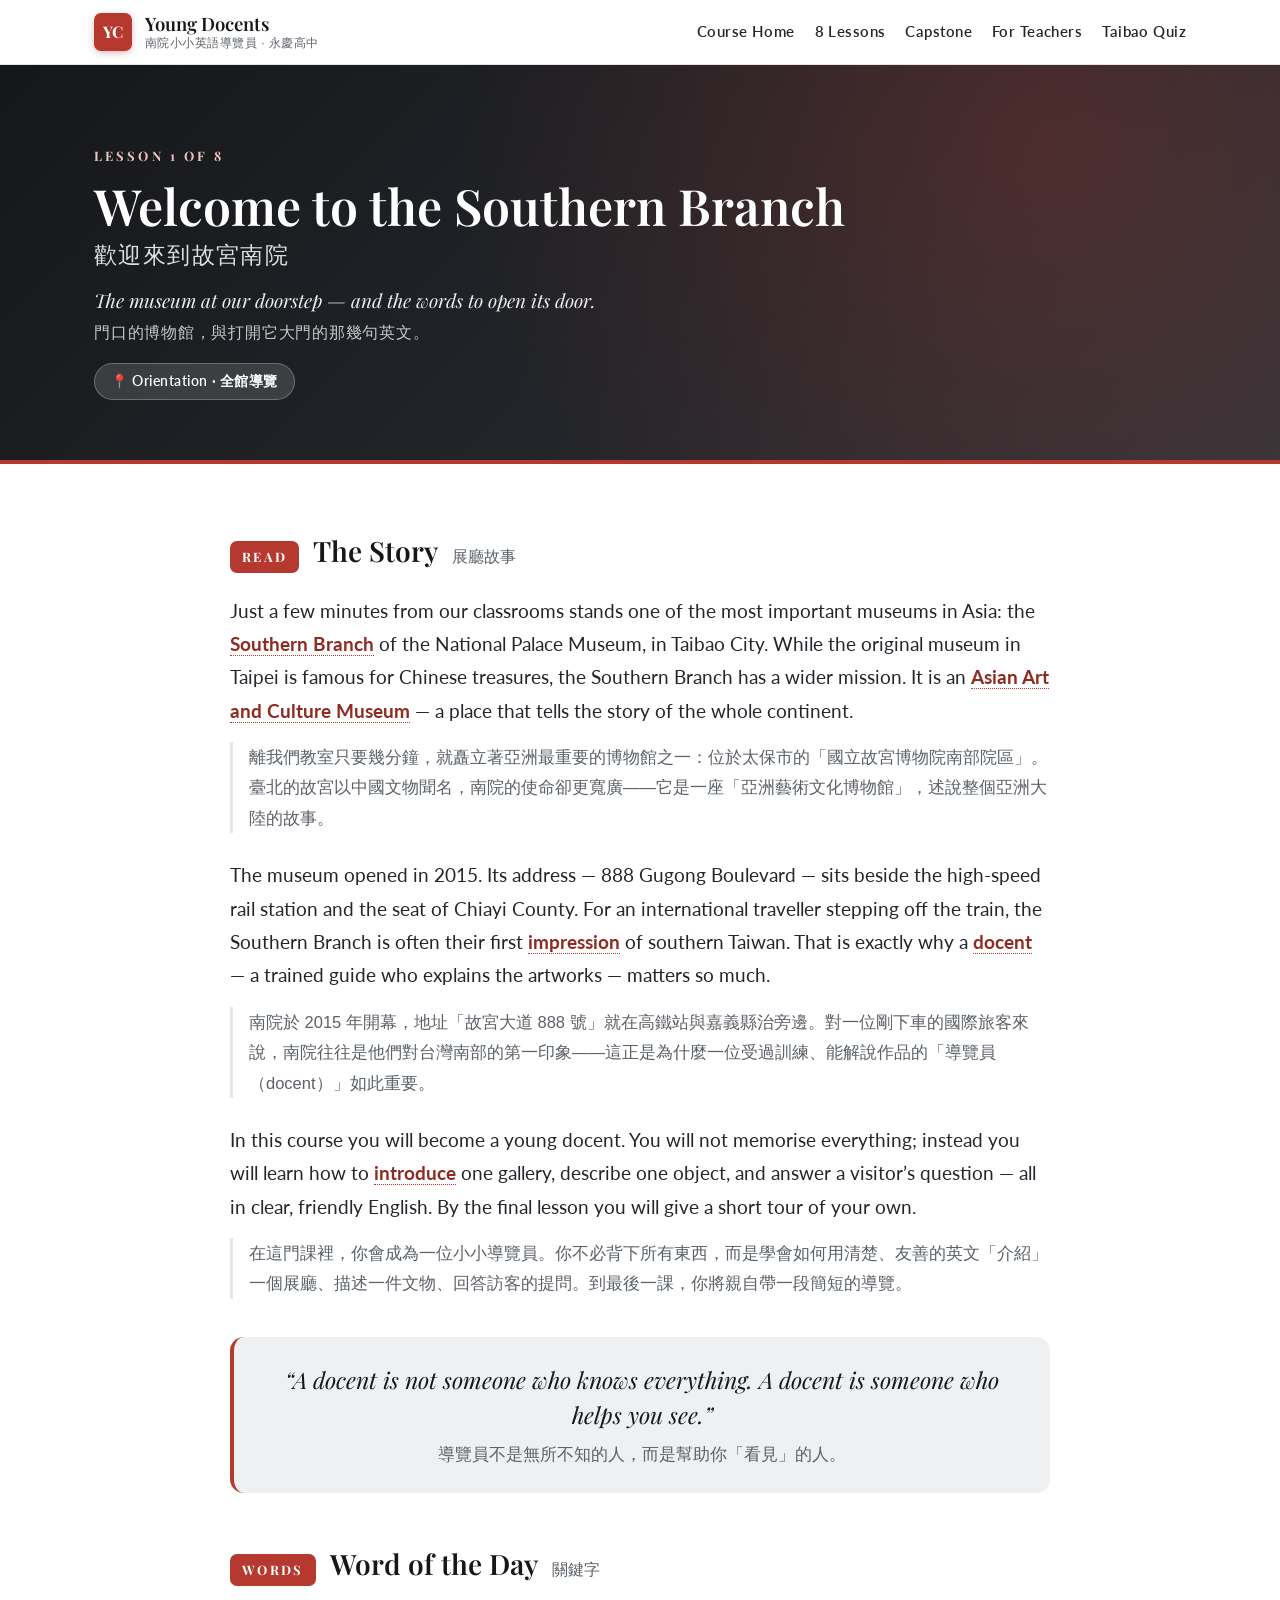
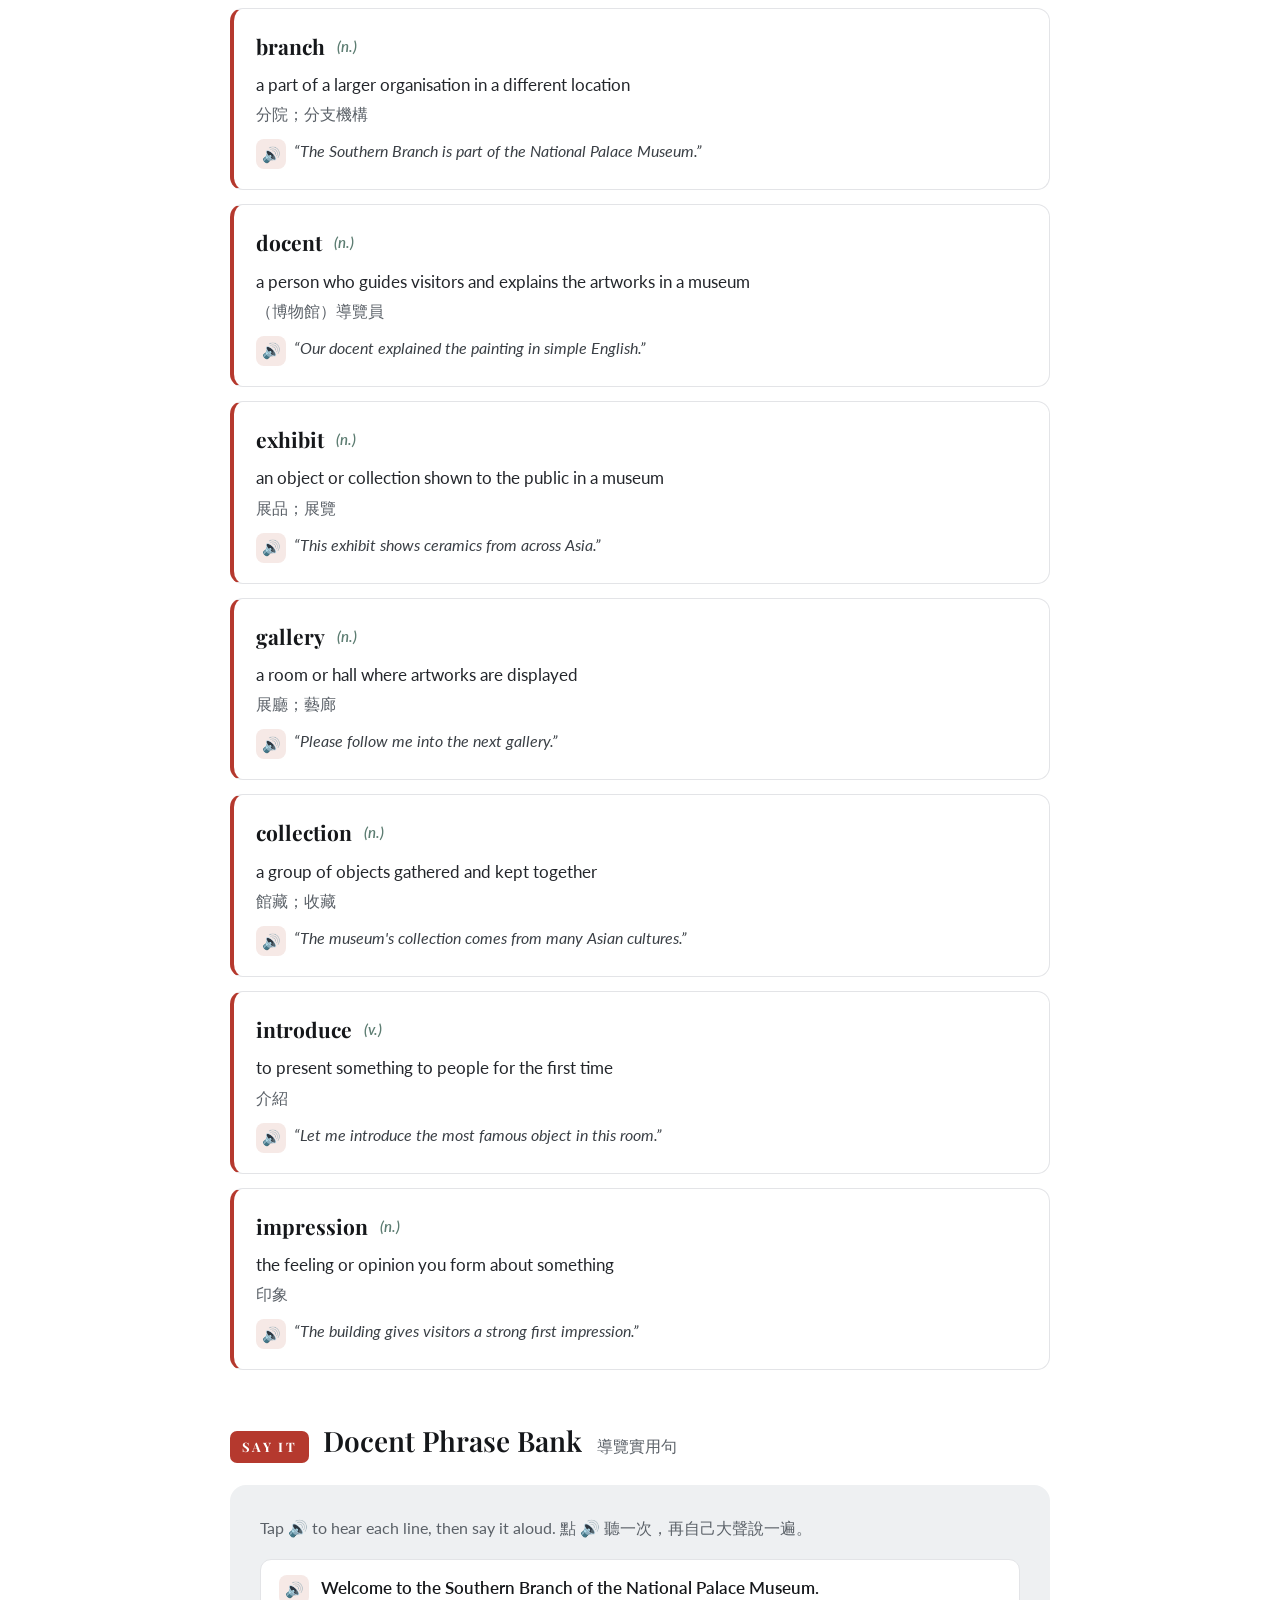
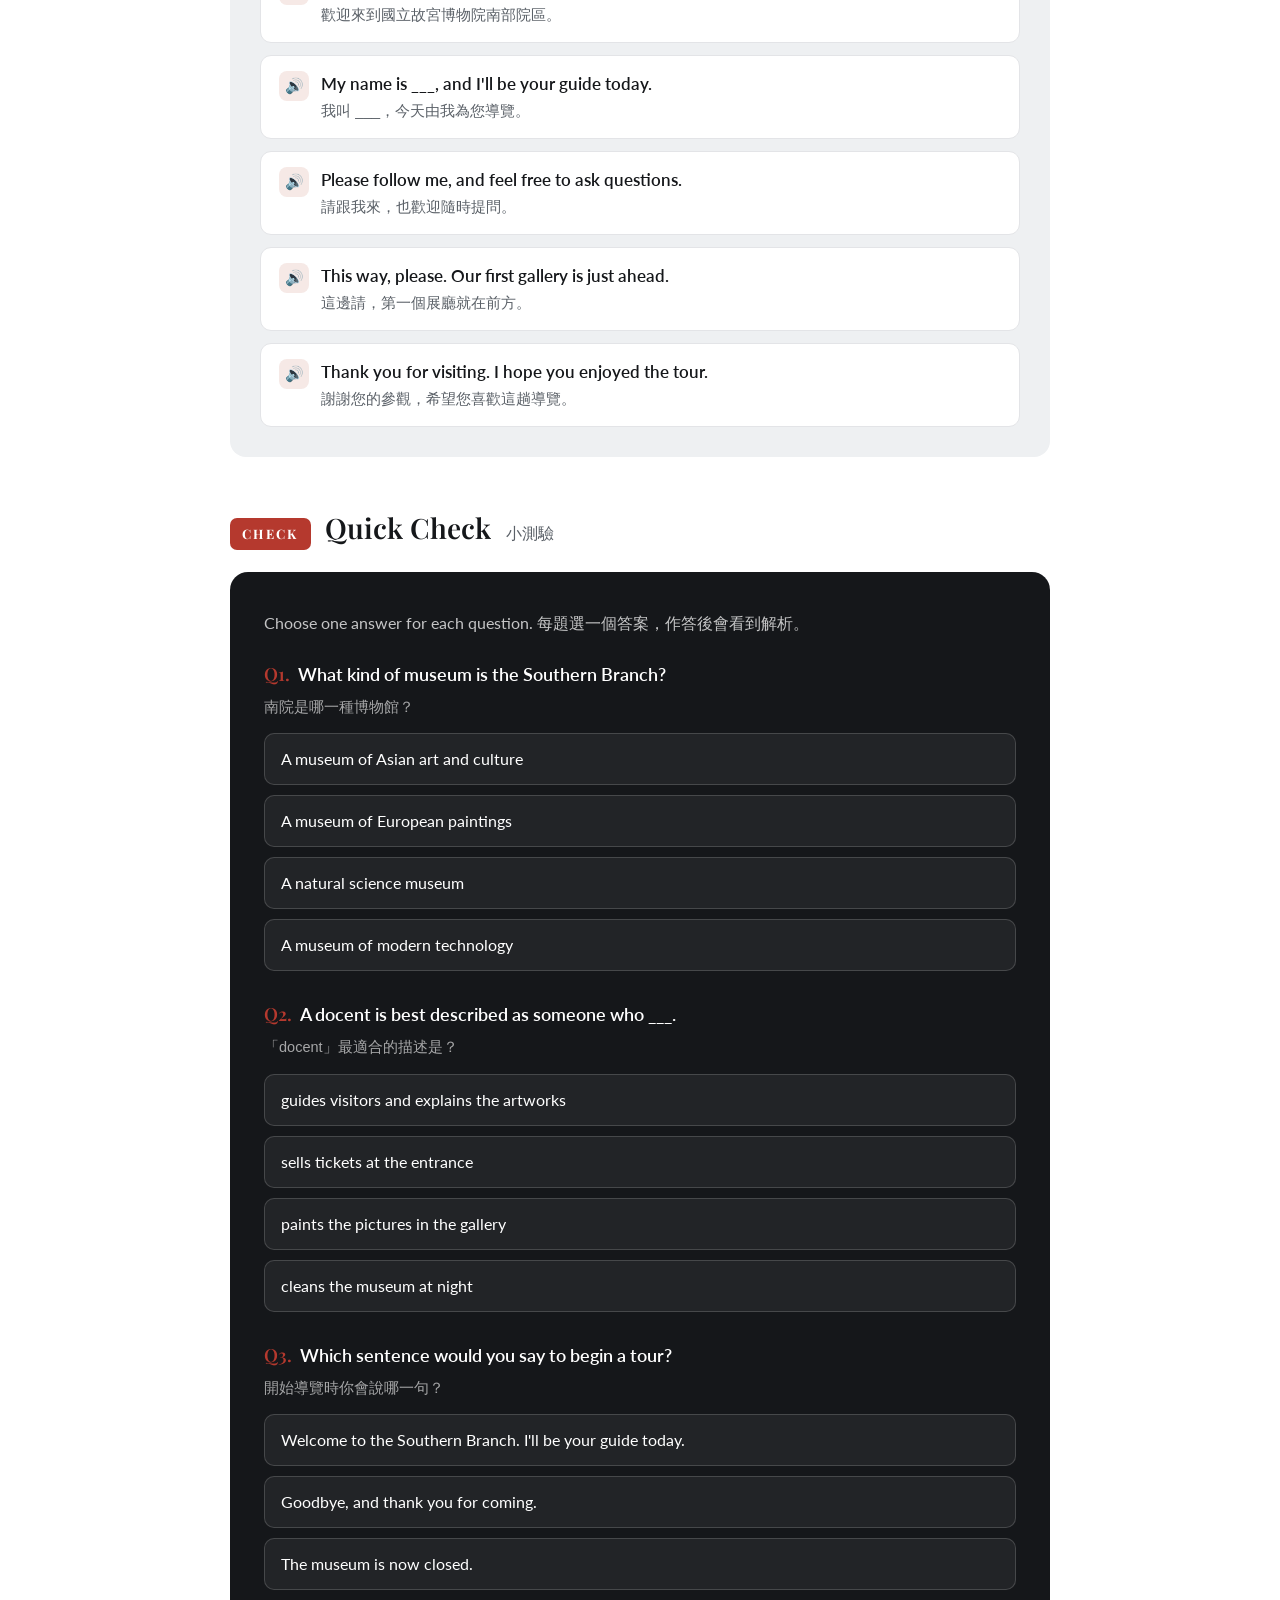
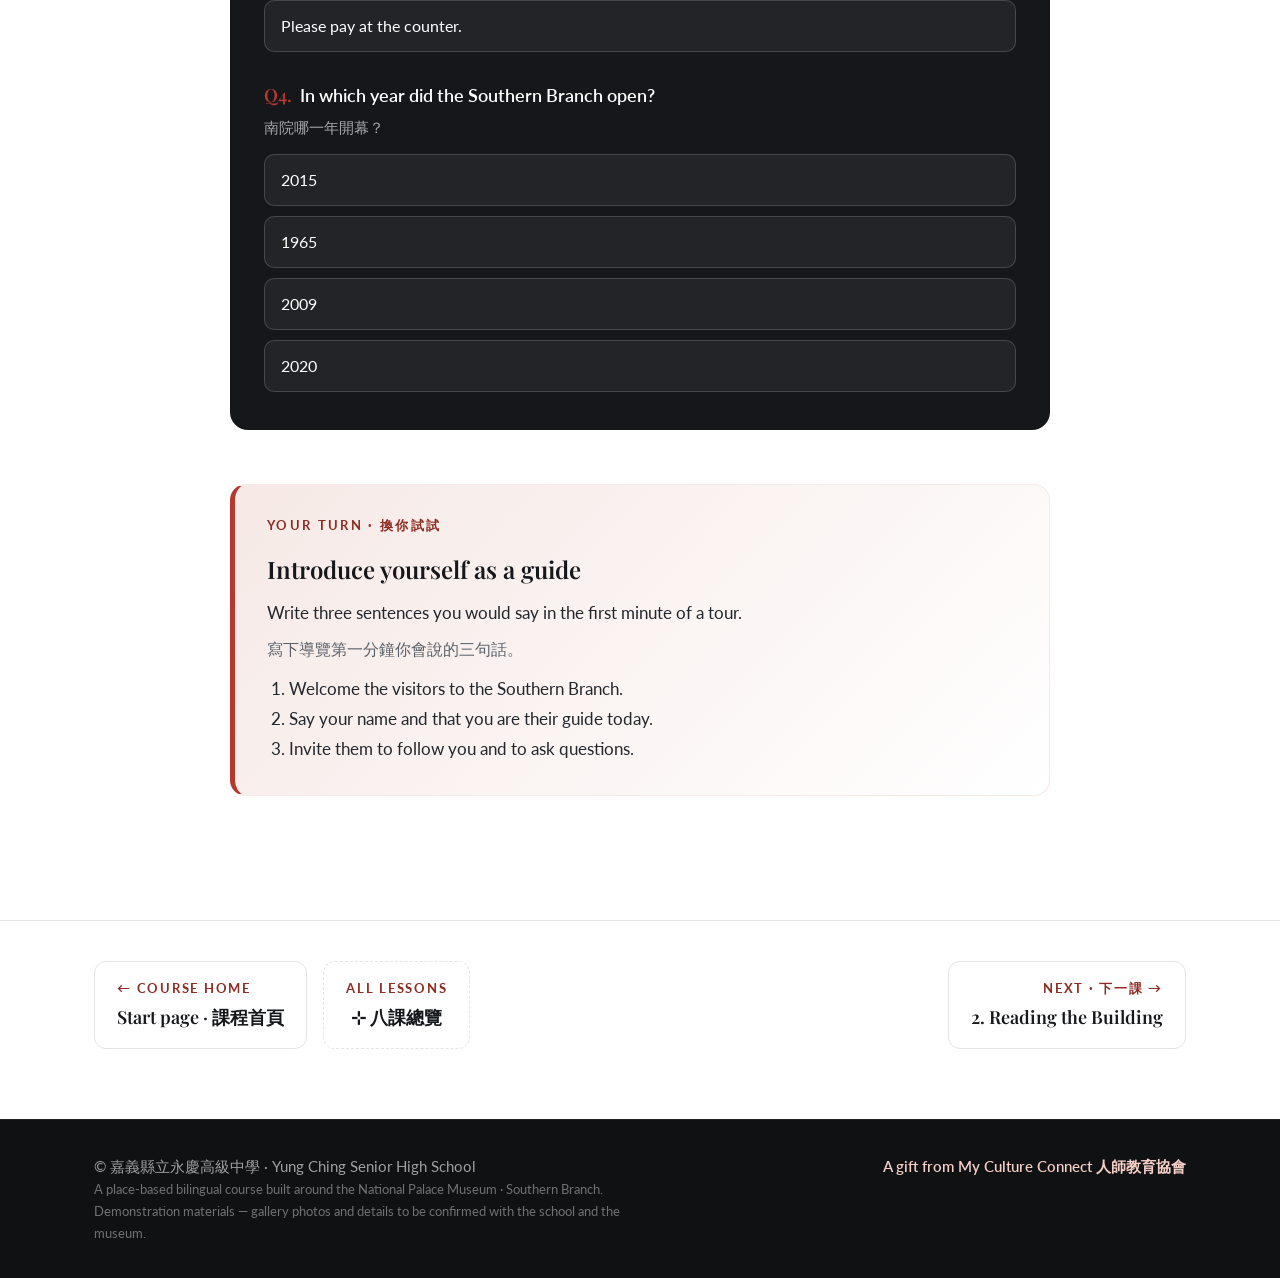
<file: welcome/index.html>
<!DOCTYPE html>
<html lang="en">
<head>
<meta charset="UTF-8">
<meta name="viewport" content="width=device-width, initial-scale=1.0">
<title>Lesson 1: Welcome to the Southern Branch · Young Docents of the Southern Branch</title>
<meta name="description" content="Welcome to the Southern Branch — The museum at our doorstep — and the words to open its door.">
<link rel="preconnect" href="https://fonts.googleapis.com">
<link rel="preconnect" href="https://fonts.gstatic.com" crossorigin>
<link href="https://fonts.googleapis.com/css2?family=Playfair+Display:ital,wght@0,500;0,600;0,700;1,500;1,600&family=Lato:ital,wght@0,400;0,700;1,400&display=swap" rel="stylesheet">
<link rel="stylesheet" href="../assets/css/main.css">
</head>
<body class="">

<header class="topbar">
  <div class="wrap topbar-inner">
    <a class="topbar-brand" href="../index.html">
      <span class="topbar-seal">YC</span>
      <span class="topbar-name">Young Docents<small>南院小小英語導覽員 · 永慶高中</small></span>
    </a>
    <nav class="topbar-nav">
      <a href="../index.html">Course Home</a>
      <a href="../index.html#lessons">8 Lessons</a>
      <a href="../docent/">Capstone</a>
      <a href="../workshop/">For Teachers</a>
      <a href="../taibao-quiz/">Taibao Quiz</a>
    </nav>
  </div>
</header>

<section class="page-hero ">
  <div class="wrap">
    <span class="lesson-no">Lesson 1 of 8</span>
    <h1>Welcome to the Southern Branch<span class="zh">歡迎來到故宮南院</span></h1>
    <p class="tagline">The museum at our doorstep — and the words to open its door.<span class="zh">門口的博物館，與打開它大門的那幾句英文。</span></p>
    <span class="gallery-pill">📍 Orientation · 全館導覽</span>
  </div>
</section>
<div class="lesson-body"><div class="wrap"><div class="lesson-inner">
<div class="block reading"><div class="block-head"><span class="kicker">Read</span><h2>The Story <span class="zh">展廳故事</span></h2></div>
<p>Just a few minutes from our classrooms stands one of the most important museums in Asia: the <span class="term">Southern Branch</span> of the National Palace Museum, in Taibao City. While the original museum in Taipei is famous for Chinese treasures, the Southern Branch has a wider mission. It is an <span class="term">Asian Art and Culture Museum</span> — a place that tells the story of the whole continent.</p>
<p class="zh-gloss">離我們教室只要幾分鐘，就矗立著亞洲最重要的博物館之一：位於太保市的「國立故宮博物院南部院區」。臺北的故宮以中國文物聞名，南院的使命卻更寬廣——它是一座「亞洲藝術文化博物館」，述說整個亞洲大陸的故事。</p>
<p>The museum opened in 2015. Its address — 888 Gugong Boulevard — sits beside the high-speed rail station and the seat of Chiayi County. For an international traveller stepping off the train, the Southern Branch is often their first <span class="term">impression</span> of southern Taiwan. That is exactly why a <span class="term">docent</span> — a trained guide who explains the artworks — matters so much.</p>
<p class="zh-gloss">南院於 2015 年開幕，地址「故宮大道 888 號」就在高鐵站與嘉義縣治旁邊。對一位剛下車的國際旅客來說，南院往往是他們對台灣南部的第一印象——這正是為什麼一位受過訓練、能解說作品的「導覽員（docent）」如此重要。</p>
<p>In this course you will become a young docent. You will not memorise everything; instead you will learn how to <span class="term">introduce</span> one gallery, describe one object, and answer a visitor’s question — all in clear, friendly English. By the final lesson you will give a short tour of your own.</p>
<p class="zh-gloss">在這門課裡，你會成為一位小小導覽員。你不必背下所有東西，而是學會如何用清楚、友善的英文「介紹」一個展廳、描述一件文物、回答訪客的提問。到最後一課，你將親自帶一段簡短的導覽。</p>
<div class="pull-quote">“A docent is not someone who knows everything. A docent is someone who helps you see.”<span class="zh">導覽員不是無所不知的人，而是幫助你「看見」的人。</span></div>
</div>
<div class="block"><div class="block-head"><span class="kicker">Words</span><h2>Word of the Day <span class="zh">關鍵字</span></h2></div><div class="vocab-list">
<div class="vocab">
  <div class="v-top"><span class="word">branch</span> <span class="pos">(n.)</span></div>
  <div class="def">a part of a larger organisation in a different location</div>
  <div class="zh">分院；分支機構</div>
  <div class="eg"><button class="speak" data-speak="The Southern Branch is part of the National Palace Museum." aria-label="Listen">🔊</button><span>“The Southern Branch is part of the National Palace Museum.”</span></div>
</div>
<div class="vocab">
  <div class="v-top"><span class="word">docent</span> <span class="pos">(n.)</span></div>
  <div class="def">a person who guides visitors and explains the artworks in a museum</div>
  <div class="zh">（博物館）導覽員</div>
  <div class="eg"><button class="speak" data-speak="Our docent explained the painting in simple English." aria-label="Listen">🔊</button><span>“Our docent explained the painting in simple English.”</span></div>
</div>
<div class="vocab">
  <div class="v-top"><span class="word">exhibit</span> <span class="pos">(n.)</span></div>
  <div class="def">an object or collection shown to the public in a museum</div>
  <div class="zh">展品；展覽</div>
  <div class="eg"><button class="speak" data-speak="This exhibit shows ceramics from across Asia." aria-label="Listen">🔊</button><span>“This exhibit shows ceramics from across Asia.”</span></div>
</div>
<div class="vocab">
  <div class="v-top"><span class="word">gallery</span> <span class="pos">(n.)</span></div>
  <div class="def">a room or hall where artworks are displayed</div>
  <div class="zh">展廳；藝廊</div>
  <div class="eg"><button class="speak" data-speak="Please follow me into the next gallery." aria-label="Listen">🔊</button><span>“Please follow me into the next gallery.”</span></div>
</div>
<div class="vocab">
  <div class="v-top"><span class="word">collection</span> <span class="pos">(n.)</span></div>
  <div class="def">a group of objects gathered and kept together</div>
  <div class="zh">館藏；收藏</div>
  <div class="eg"><button class="speak" data-speak="The museum's collection comes from many Asian cultures." aria-label="Listen">🔊</button><span>“The museum's collection comes from many Asian cultures.”</span></div>
</div>
<div class="vocab">
  <div class="v-top"><span class="word">introduce</span> <span class="pos">(v.)</span></div>
  <div class="def">to present something to people for the first time</div>
  <div class="zh">介紹</div>
  <div class="eg"><button class="speak" data-speak="Let me introduce the most famous object in this room." aria-label="Listen">🔊</button><span>“Let me introduce the most famous object in this room.”</span></div>
</div>
<div class="vocab">
  <div class="v-top"><span class="word">impression</span> <span class="pos">(n.)</span></div>
  <div class="def">the feeling or opinion you form about something</div>
  <div class="zh">印象</div>
  <div class="eg"><button class="speak" data-speak="The building gives visitors a strong first impression." aria-label="Listen">🔊</button><span>“The building gives visitors a strong first impression.”</span></div>
</div>
</div></div>
<div class="block"><div class="block-head"><span class="kicker">Say it</span><h2>Docent Phrase Bank <span class="zh">導覽實用句</span></h2></div><div class="phrasebank"><p class="pb-intro">Tap 🔊 to hear each line, then say it aloud. 點 🔊 聽一次，再自己大聲說一遍。</p>
<div class="phrase"><button class="speak" data-speak="Welcome to the Southern Branch of the National Palace Museum." aria-label="Listen">🔊</button><div class="p-text">
  <div class="p-en">Welcome to the Southern Branch of the National Palace Museum.</div><div class="p-zh">歡迎來到國立故宮博物院南部院區。</div></div></div>
<div class="phrase"><button class="speak" data-speak="My name is ___, and I'll be your guide today." aria-label="Listen">🔊</button><div class="p-text">
  <div class="p-en">My name is ___, and I'll be your guide today.</div><div class="p-zh">我叫 ___，今天由我為您導覽。</div></div></div>
<div class="phrase"><button class="speak" data-speak="Please follow me, and feel free to ask questions." aria-label="Listen">🔊</button><div class="p-text">
  <div class="p-en">Please follow me, and feel free to ask questions.</div><div class="p-zh">請跟我來，也歡迎隨時提問。</div></div></div>
<div class="phrase"><button class="speak" data-speak="This way, please. Our first gallery is just ahead." aria-label="Listen">🔊</button><div class="p-text">
  <div class="p-en">This way, please. Our first gallery is just ahead.</div><div class="p-zh">這邊請，第一個展廳就在前方。</div></div></div>
<div class="phrase"><button class="speak" data-speak="Thank you for visiting. I hope you enjoyed the tour." aria-label="Listen">🔊</button><div class="p-text">
  <div class="p-en">Thank you for visiting. I hope you enjoyed the tour.</div><div class="p-zh">謝謝您的參觀，希望您喜歡這趟導覽。</div></div></div>
</div></div>
<div class="block"><div class="block-head"><span class="kicker">Check</span><h2>Quick Check <span class="zh">小測驗</span></h2></div><div class="quiz"><p class="q-intro">Choose one answer for each question. 每題選一個答案，作答後會看到解析。</p>
<div class="q-item">
  <div class="q-stem"><span class="qn">Q1.</span>What kind of museum is the Southern Branch?</div>
  <div class="q-zh">南院是哪一種博物館？</div>
  <div class="q-opts">
  <button class="q-opt" data-correct="true">A museum of Asian art and culture</button>
<button class="q-opt" data-correct="false">A museum of European paintings</button>
<button class="q-opt" data-correct="false">A natural science museum</button>
<button class="q-opt" data-correct="false">A museum of modern technology</button>
  </div>
  <div class="q-explain">The Southern Branch is positioned as an Asian Art and Culture Museum — broader than the Taipei museum's focus on Chinese treasures.<span class="zh">南院定位為「亞洲藝術文化博物館」，視野比臺北故宮的中國文物更寬廣。</span></div>
</div>
<div class="q-item">
  <div class="q-stem"><span class="qn">Q2.</span>A docent is best described as someone who ___.</div>
  <div class="q-zh">「docent」最適合的描述是？</div>
  <div class="q-opts">
  <button class="q-opt" data-correct="true">guides visitors and explains the artworks</button>
<button class="q-opt" data-correct="false">sells tickets at the entrance</button>
<button class="q-opt" data-correct="false">paints the pictures in the gallery</button>
<button class="q-opt" data-correct="false">cleans the museum at night</button>
  </div>
  <div class="q-explain">A docent is a trained guide who helps visitors understand what they are seeing.<span class="zh">docent 是受過訓練的導覽員，幫助訪客理解眼前的作品。</span></div>
</div>
<div class="q-item">
  <div class="q-stem"><span class="qn">Q3.</span>Which sentence would you say to begin a tour?</div>
  <div class="q-zh">開始導覽時你會說哪一句？</div>
  <div class="q-opts">
  <button class="q-opt" data-correct="true">Welcome to the Southern Branch. I'll be your guide today.</button>
<button class="q-opt" data-correct="false">Goodbye, and thank you for coming.</button>
<button class="q-opt" data-correct="false">The museum is now closed.</button>
<button class="q-opt" data-correct="false">Please pay at the counter.</button>
  </div>
  <div class="q-explain">You open a tour with a welcome and by introducing yourself as the guide.<span class="zh">導覽的開場是先歡迎訪客，並介紹自己是今天的導覽員。</span></div>
</div>
<div class="q-item">
  <div class="q-stem"><span class="qn">Q4.</span>In which year did the Southern Branch open?</div>
  <div class="q-zh">南院哪一年開幕？</div>
  <div class="q-opts">
  <button class="q-opt" data-correct="true">2015</button>
<button class="q-opt" data-correct="false">1965</button>
<button class="q-opt" data-correct="false">2009</button>
<button class="q-opt" data-correct="false">2020</button>
  </div>
  <div class="q-explain">The Southern Branch opened in 2015 in Taibao City, beside the high-speed rail.<span class="zh">南院於 2015 年在太保市、高鐵站旁開幕。</span></div>
</div>
</div></div>
<div class="block"><div class="your-turn">
  <div class="yt-label">Your Turn · 換你試試</div>
  <h3>Introduce yourself as a guide</h3>
  <p>Write three sentences you would say in the first minute of a tour.</p>
  <p class="zh">寫下導覽第一分鐘你會說的三句話。</p>
  <ol><li>Welcome the visitors to the Southern Branch.</li>
<li>Say your name and that you are their guide today.</li>
<li>Invite them to follow you and to ask questions.</li></ol>
</div></div>
</div></div></div>
<nav class="lesson-nav"><div class="wrap"><a class="nav-link prev" href="../index.html"><span class="dir">← Course Home</span><span class="t">Start page · 課程首頁</span></a><a class="nav-link hub" href="../index.html#lessons"><span class="dir">All Lessons</span><span class="t">⊹ 八課總覽</span></a><a class="nav-link next" href="../building/"><span class="dir">Next · 下一課 →</span><span class="t">2. Reading the Building</span></a></div></nav>

<footer>
  <div class="wrap">
    <span>© <span class="zh">嘉義縣立永慶高級中學</span> · Yung Ching Senior High School</span>
    <span class="partner">A gift from <a href="https://www.mycultureconnect.org/">My Culture Connect 人師教育協會</a></span>
  </div>
  <div class="wrap"><span class="note">A place-based bilingual course built around the National Palace Museum · Southern Branch. Demonstration materials — gallery photos and details to be confirmed with the school and the museum.</span></div>
</footer>
<script src="../assets/js/app.js"></script>
</body>
</html>
</file>
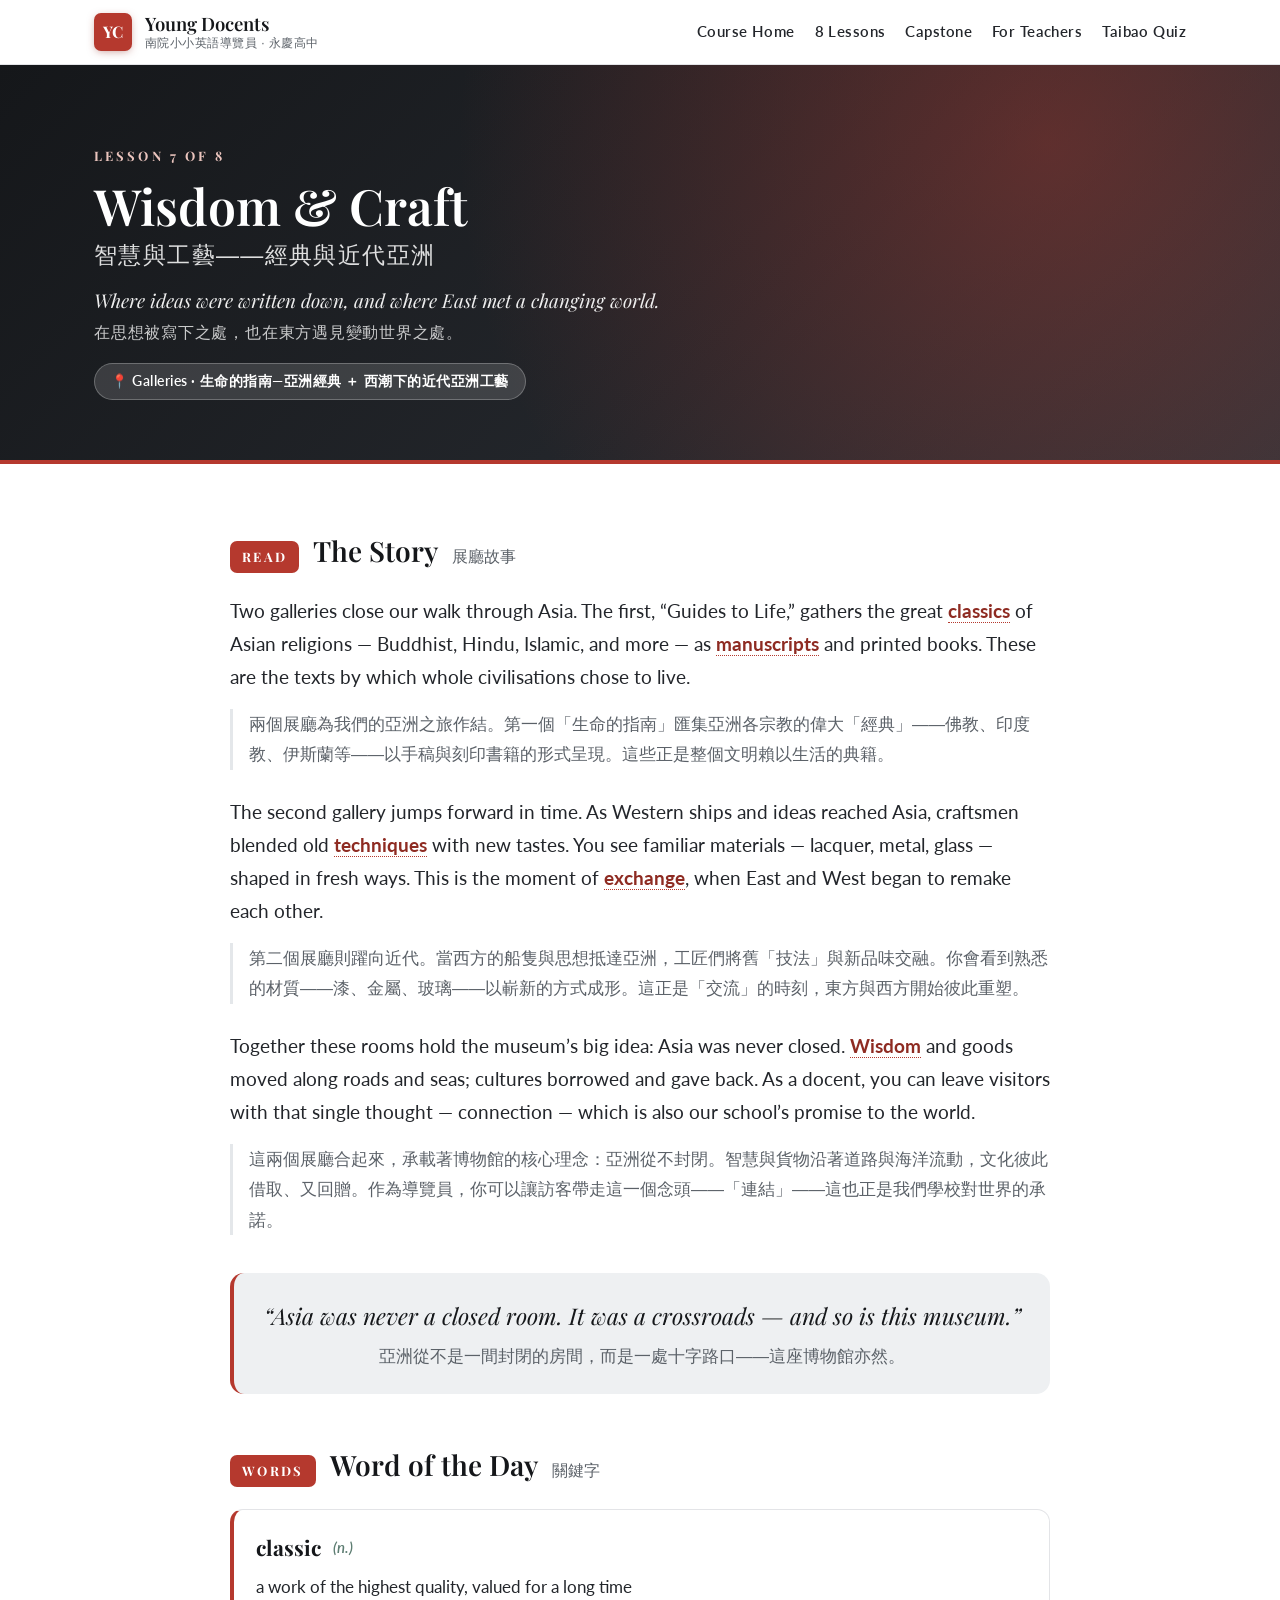
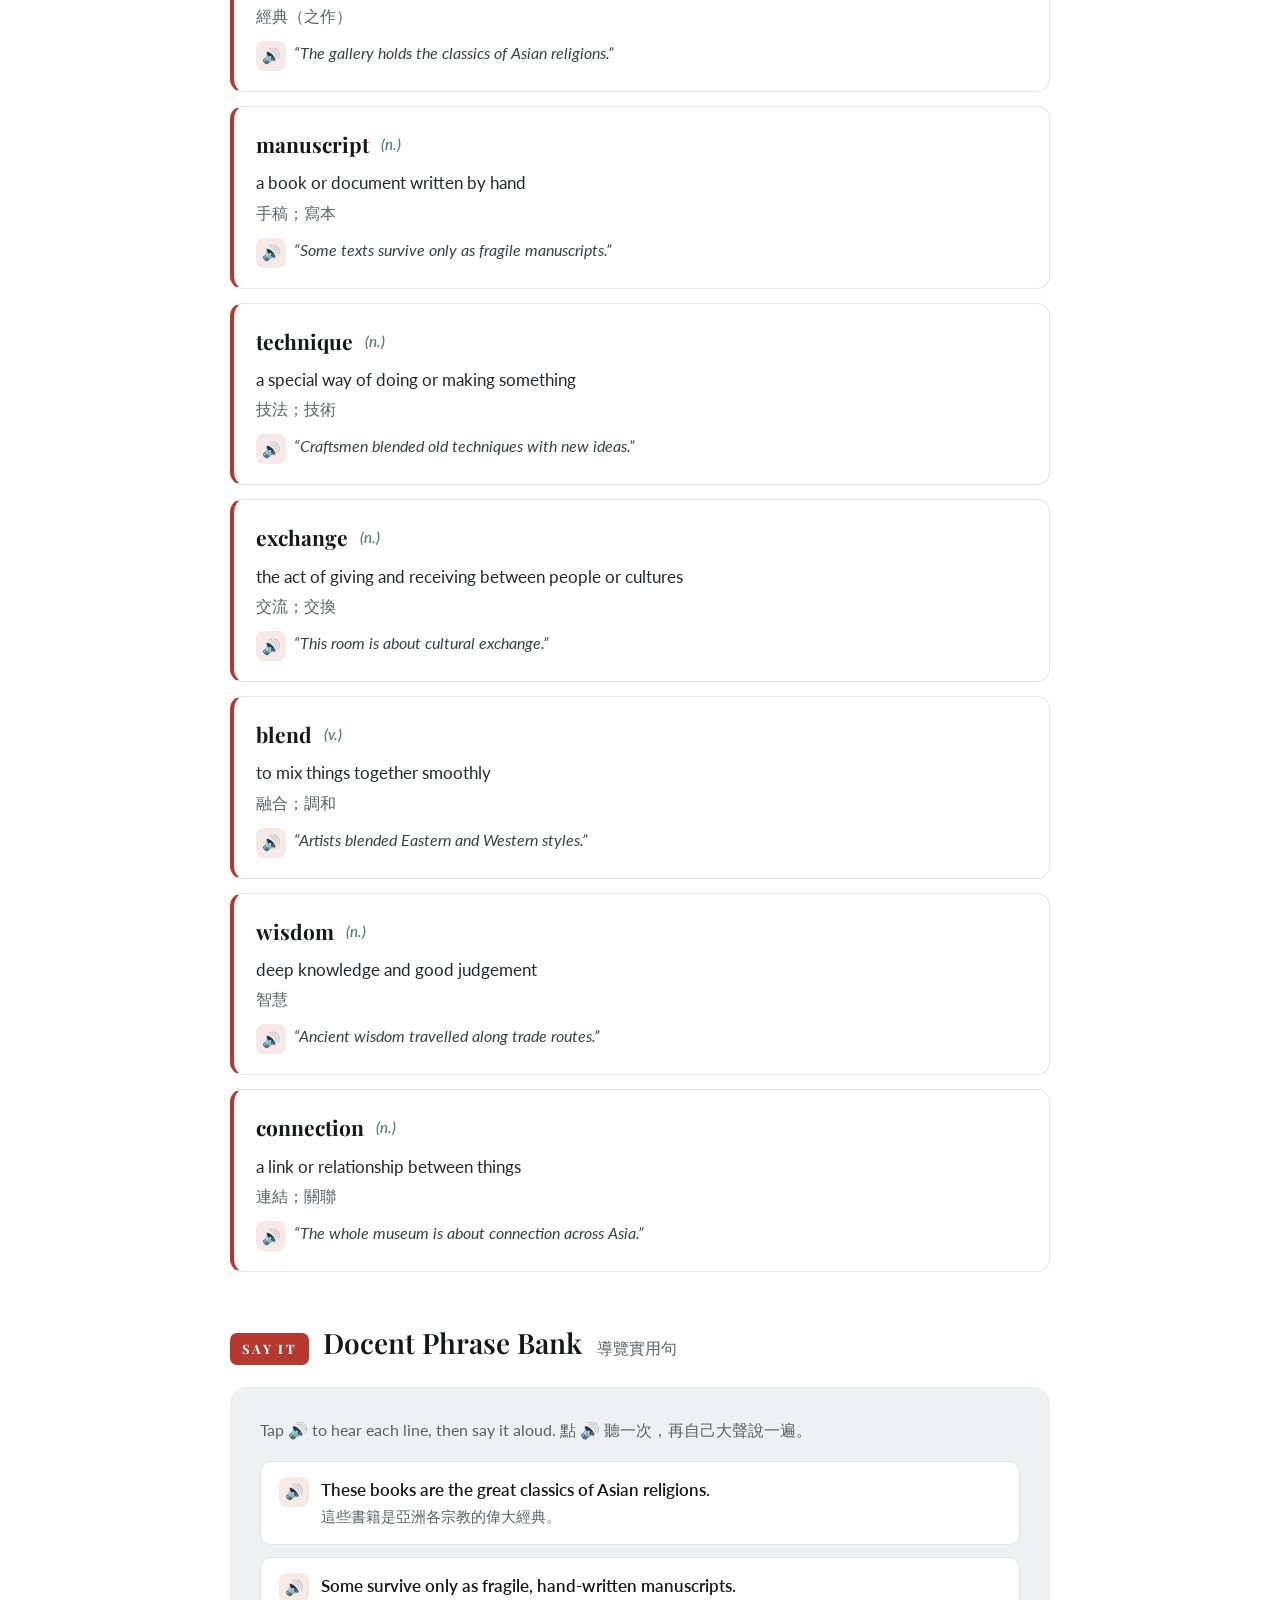
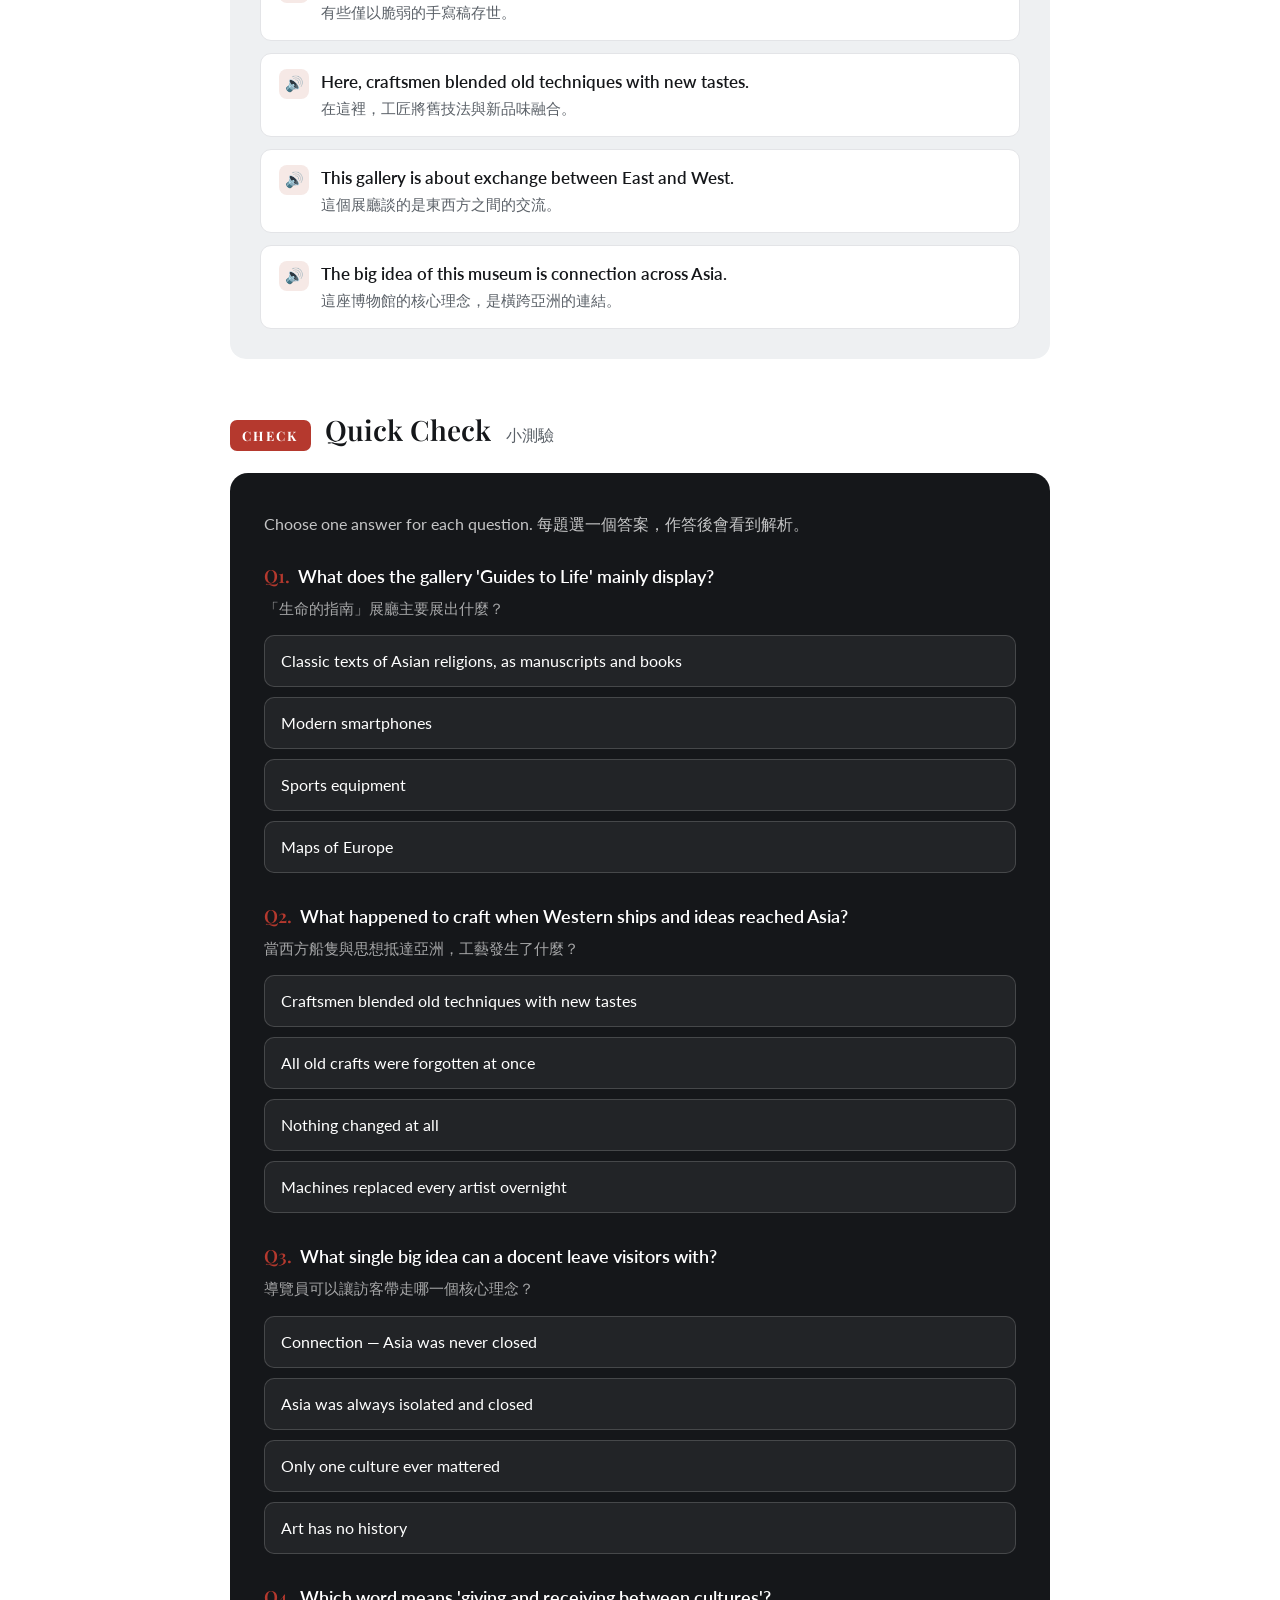
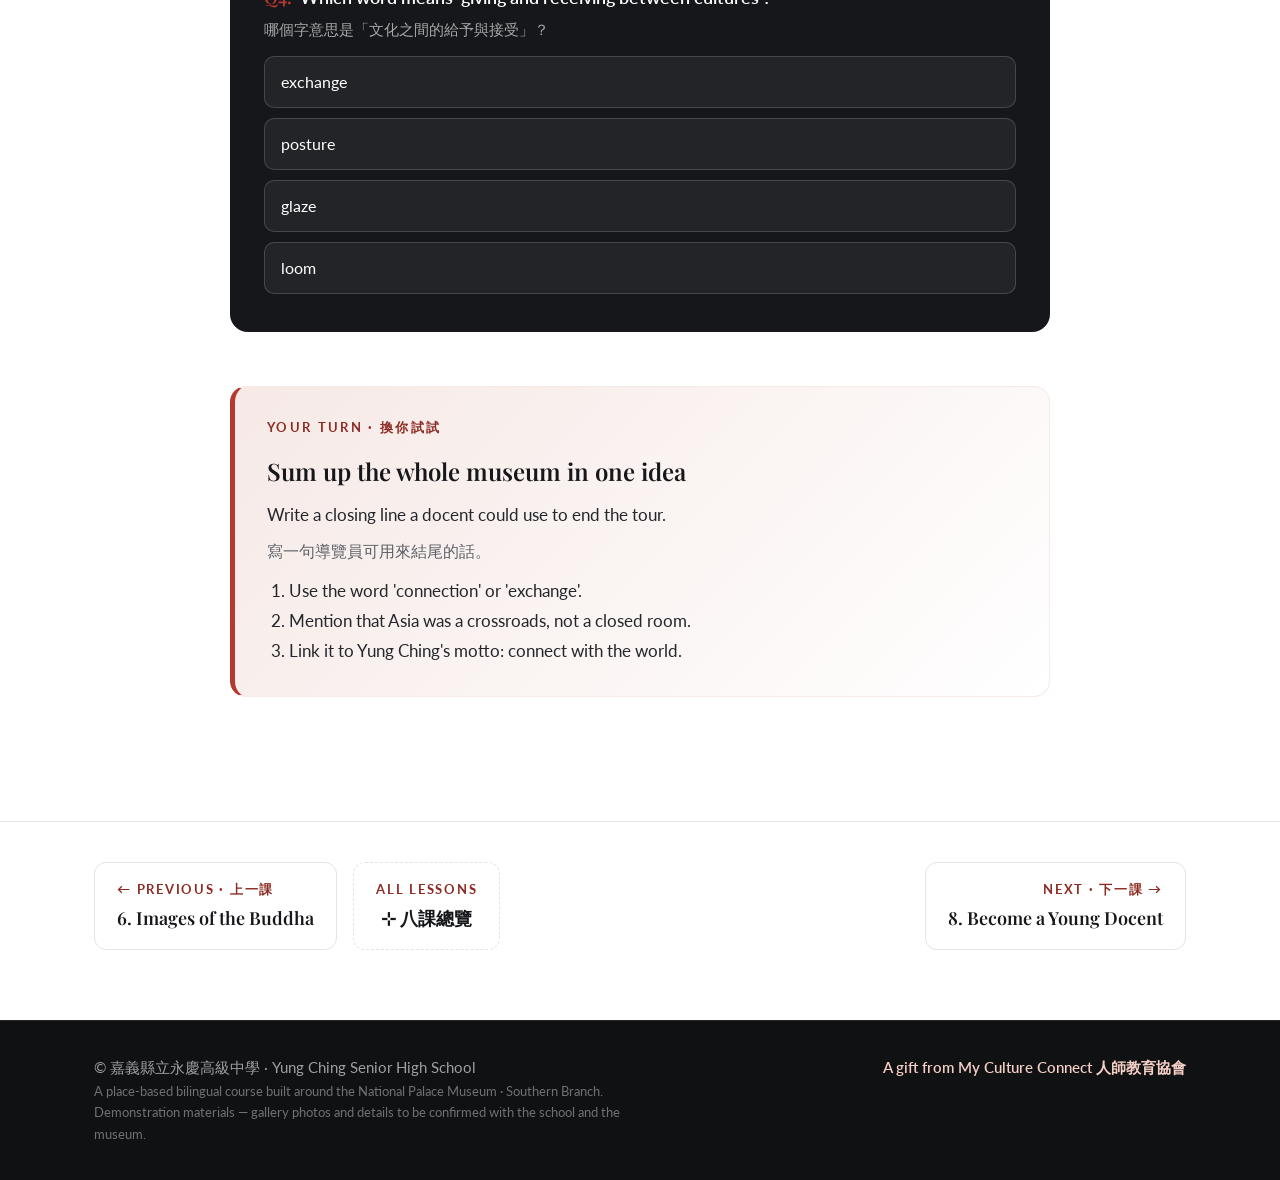
<file: wisdom-craft/index.html>
<!DOCTYPE html>
<html lang="en">
<head>
<meta charset="UTF-8">
<meta name="viewport" content="width=device-width, initial-scale=1.0">
<title>Lesson 7: Wisdom & Craft · Young Docents of the Southern Branch</title>
<meta name="description" content="Wisdom & Craft — Where ideas were written down, and where East met a changing world.">
<link rel="preconnect" href="https://fonts.googleapis.com">
<link rel="preconnect" href="https://fonts.gstatic.com" crossorigin>
<link href="https://fonts.googleapis.com/css2?family=Playfair+Display:ital,wght@0,500;0,600;0,700;1,500;1,600&family=Lato:ital,wght@0,400;0,700;1,400&display=swap" rel="stylesheet">
<link rel="stylesheet" href="../assets/css/main.css">
</head>
<body class="">

<header class="topbar">
  <div class="wrap topbar-inner">
    <a class="topbar-brand" href="../index.html">
      <span class="topbar-seal">YC</span>
      <span class="topbar-name">Young Docents<small>南院小小英語導覽員 · 永慶高中</small></span>
    </a>
    <nav class="topbar-nav">
      <a href="../index.html">Course Home</a>
      <a href="../index.html#lessons">8 Lessons</a>
      <a href="../docent/">Capstone</a>
      <a href="../workshop/">For Teachers</a>
      <a href="../taibao-quiz/">Taibao Quiz</a>
    </nav>
  </div>
</header>

<section class="page-hero tone-seal">
  <div class="wrap">
    <span class="lesson-no">Lesson 7 of 8</span>
    <h1>Wisdom & Craft<span class="zh">智慧與工藝——經典與近代亞洲</span></h1>
    <p class="tagline">Where ideas were written down, and where East met a changing world.<span class="zh">在思想被寫下之處，也在東方遇見變動世界之處。</span></p>
    <span class="gallery-pill">📍 Galleries · 生命的指南—亞洲經典 ＋ 西潮下的近代亞洲工藝</span>
  </div>
</section>
<div class="lesson-body"><div class="wrap"><div class="lesson-inner">
<div class="block reading"><div class="block-head"><span class="kicker">Read</span><h2>The Story <span class="zh">展廳故事</span></h2></div>
<p>Two galleries close our walk through Asia. The first, “Guides to Life,” gathers the great <span class="term">classics</span> of Asian religions — Buddhist, Hindu, Islamic, and more — as <span class="term">manuscripts</span> and printed books. These are the texts by which whole civilisations chose to live.</p>
<p class="zh-gloss">兩個展廳為我們的亞洲之旅作結。第一個「生命的指南」匯集亞洲各宗教的偉大「經典」——佛教、印度教、伊斯蘭等——以手稿與刻印書籍的形式呈現。這些正是整個文明賴以生活的典籍。</p>
<p>The second gallery jumps forward in time. As Western ships and ideas reached Asia, craftsmen blended old <span class="term">techniques</span> with new tastes. You see familiar materials — lacquer, metal, glass — shaped in fresh ways. This is the moment of <span class="term">exchange</span>, when East and West began to remake each other.</p>
<p class="zh-gloss">第二個展廳則躍向近代。當西方的船隻與思想抵達亞洲，工匠們將舊「技法」與新品味交融。你會看到熟悉的材質——漆、金屬、玻璃——以嶄新的方式成形。這正是「交流」的時刻，東方與西方開始彼此重塑。</p>
<p>Together these rooms hold the museum’s big idea: Asia was never closed. <span class="term">Wisdom</span> and goods moved along roads and seas; cultures borrowed and gave back. As a docent, you can leave visitors with that single thought — connection — which is also our school’s promise to the world.</p>
<p class="zh-gloss">這兩個展廳合起來，承載著博物館的核心理念：亞洲從不封閉。智慧與貨物沿著道路與海洋流動，文化彼此借取、又回贈。作為導覽員，你可以讓訪客帶走這一個念頭——「連結」——這也正是我們學校對世界的承諾。</p>
<div class="pull-quote">“Asia was never a closed room. It was a crossroads — and so is this museum.”<span class="zh">亞洲從不是一間封閉的房間，而是一處十字路口——這座博物館亦然。</span></div>
</div>
<div class="block"><div class="block-head"><span class="kicker">Words</span><h2>Word of the Day <span class="zh">關鍵字</span></h2></div><div class="vocab-list">
<div class="vocab">
  <div class="v-top"><span class="word">classic</span> <span class="pos">(n.)</span></div>
  <div class="def">a work of the highest quality, valued for a long time</div>
  <div class="zh">經典（之作）</div>
  <div class="eg"><button class="speak" data-speak="The gallery holds the classics of Asian religions." aria-label="Listen">🔊</button><span>“The gallery holds the classics of Asian religions.”</span></div>
</div>
<div class="vocab">
  <div class="v-top"><span class="word">manuscript</span> <span class="pos">(n.)</span></div>
  <div class="def">a book or document written by hand</div>
  <div class="zh">手稿；寫本</div>
  <div class="eg"><button class="speak" data-speak="Some texts survive only as fragile manuscripts." aria-label="Listen">🔊</button><span>“Some texts survive only as fragile manuscripts.”</span></div>
</div>
<div class="vocab">
  <div class="v-top"><span class="word">technique</span> <span class="pos">(n.)</span></div>
  <div class="def">a special way of doing or making something</div>
  <div class="zh">技法；技術</div>
  <div class="eg"><button class="speak" data-speak="Craftsmen blended old techniques with new ideas." aria-label="Listen">🔊</button><span>“Craftsmen blended old techniques with new ideas.”</span></div>
</div>
<div class="vocab">
  <div class="v-top"><span class="word">exchange</span> <span class="pos">(n.)</span></div>
  <div class="def">the act of giving and receiving between people or cultures</div>
  <div class="zh">交流；交換</div>
  <div class="eg"><button class="speak" data-speak="This room is about cultural exchange." aria-label="Listen">🔊</button><span>“This room is about cultural exchange.”</span></div>
</div>
<div class="vocab">
  <div class="v-top"><span class="word">blend</span> <span class="pos">(v.)</span></div>
  <div class="def">to mix things together smoothly</div>
  <div class="zh">融合；調和</div>
  <div class="eg"><button class="speak" data-speak="Artists blended Eastern and Western styles." aria-label="Listen">🔊</button><span>“Artists blended Eastern and Western styles.”</span></div>
</div>
<div class="vocab">
  <div class="v-top"><span class="word">wisdom</span> <span class="pos">(n.)</span></div>
  <div class="def">deep knowledge and good judgement</div>
  <div class="zh">智慧</div>
  <div class="eg"><button class="speak" data-speak="Ancient wisdom travelled along trade routes." aria-label="Listen">🔊</button><span>“Ancient wisdom travelled along trade routes.”</span></div>
</div>
<div class="vocab">
  <div class="v-top"><span class="word">connection</span> <span class="pos">(n.)</span></div>
  <div class="def">a link or relationship between things</div>
  <div class="zh">連結；關聯</div>
  <div class="eg"><button class="speak" data-speak="The whole museum is about connection across Asia." aria-label="Listen">🔊</button><span>“The whole museum is about connection across Asia.”</span></div>
</div>
</div></div>
<div class="block"><div class="block-head"><span class="kicker">Say it</span><h2>Docent Phrase Bank <span class="zh">導覽實用句</span></h2></div><div class="phrasebank"><p class="pb-intro">Tap 🔊 to hear each line, then say it aloud. 點 🔊 聽一次，再自己大聲說一遍。</p>
<div class="phrase"><button class="speak" data-speak="These books are the great classics of Asian religions." aria-label="Listen">🔊</button><div class="p-text">
  <div class="p-en">These books are the great classics of Asian religions.</div><div class="p-zh">這些書籍是亞洲各宗教的偉大經典。</div></div></div>
<div class="phrase"><button class="speak" data-speak="Some survive only as fragile, hand-written manuscripts." aria-label="Listen">🔊</button><div class="p-text">
  <div class="p-en">Some survive only as fragile, hand-written manuscripts.</div><div class="p-zh">有些僅以脆弱的手寫稿存世。</div></div></div>
<div class="phrase"><button class="speak" data-speak="Here, craftsmen blended old techniques with new tastes." aria-label="Listen">🔊</button><div class="p-text">
  <div class="p-en">Here, craftsmen blended old techniques with new tastes.</div><div class="p-zh">在這裡，工匠將舊技法與新品味融合。</div></div></div>
<div class="phrase"><button class="speak" data-speak="This gallery is about exchange between East and West." aria-label="Listen">🔊</button><div class="p-text">
  <div class="p-en">This gallery is about exchange between East and West.</div><div class="p-zh">這個展廳談的是東西方之間的交流。</div></div></div>
<div class="phrase"><button class="speak" data-speak="The big idea of this museum is connection across Asia." aria-label="Listen">🔊</button><div class="p-text">
  <div class="p-en">The big idea of this museum is connection across Asia.</div><div class="p-zh">這座博物館的核心理念，是橫跨亞洲的連結。</div></div></div>
</div></div>
<div class="block"><div class="block-head"><span class="kicker">Check</span><h2>Quick Check <span class="zh">小測驗</span></h2></div><div class="quiz"><p class="q-intro">Choose one answer for each question. 每題選一個答案，作答後會看到解析。</p>
<div class="q-item">
  <div class="q-stem"><span class="qn">Q1.</span>What does the gallery 'Guides to Life' mainly display?</div>
  <div class="q-zh">「生命的指南」展廳主要展出什麼？</div>
  <div class="q-opts">
  <button class="q-opt" data-correct="true">Classic texts of Asian religions, as manuscripts and books</button>
<button class="q-opt" data-correct="false">Modern smartphones</button>
<button class="q-opt" data-correct="false">Sports equipment</button>
<button class="q-opt" data-correct="false">Maps of Europe</button>
  </div>
  <div class="q-explain">It gathers the great religious classics of Asia in written form.<span class="zh">它以文字形式匯集亞洲偉大的宗教經典。</span></div>
</div>
<div class="q-item">
  <div class="q-stem"><span class="qn">Q2.</span>What happened to craft when Western ships and ideas reached Asia?</div>
  <div class="q-zh">當西方船隻與思想抵達亞洲，工藝發生了什麼？</div>
  <div class="q-opts">
  <button class="q-opt" data-correct="true">Craftsmen blended old techniques with new tastes</button>
<button class="q-opt" data-correct="false">All old crafts were forgotten at once</button>
<button class="q-opt" data-correct="false">Nothing changed at all</button>
<button class="q-opt" data-correct="false">Machines replaced every artist overnight</button>
  </div>
  <div class="q-explain">It was a time of exchange: old skills mixed with new tastes and ideas.<span class="zh">那是交流的時代：舊技藝與新品味、新思想相融。</span></div>
</div>
<div class="q-item">
  <div class="q-stem"><span class="qn">Q3.</span>What single big idea can a docent leave visitors with?</div>
  <div class="q-zh">導覽員可以讓訪客帶走哪一個核心理念？</div>
  <div class="q-opts">
  <button class="q-opt" data-correct="true">Connection — Asia was never closed</button>
<button class="q-opt" data-correct="false">Asia was always isolated and closed</button>
<button class="q-opt" data-correct="false">Only one culture ever mattered</button>
<button class="q-opt" data-correct="false">Art has no history</button>
  </div>
  <div class="q-explain">The museum's message is connection: cultures borrowed and gave back across Asia.<span class="zh">博物館的訊息是「連結」：亞洲各文化彼此借取、回贈。</span></div>
</div>
<div class="q-item">
  <div class="q-stem"><span class="qn">Q4.</span>Which word means 'giving and receiving between cultures'?</div>
  <div class="q-zh">哪個字意思是「文化之間的給予與接受」？</div>
  <div class="q-opts">
  <button class="q-opt" data-correct="true">exchange</button>
<button class="q-opt" data-correct="false">posture</button>
<button class="q-opt" data-correct="false">glaze</button>
<button class="q-opt" data-correct="false">loom</button>
  </div>
  <div class="q-explain">Exchange is the giving and receiving of ideas and goods between cultures.<span class="zh">exchange（交流）指文化間思想與貨物的給予與接受。</span></div>
</div>
</div></div>
<div class="block"><div class="your-turn">
  <div class="yt-label">Your Turn · 換你試試</div>
  <h3>Sum up the whole museum in one idea</h3>
  <p>Write a closing line a docent could use to end the tour.</p>
  <p class="zh">寫一句導覽員可用來結尾的話。</p>
  <ol><li>Use the word 'connection' or 'exchange'.</li>
<li>Mention that Asia was a crossroads, not a closed room.</li>
<li>Link it to Yung Ching's motto: connect with the world.</li></ol>
</div></div>
</div></div></div>
<nav class="lesson-nav"><div class="wrap"><a class="nav-link prev" href="../buddha/"><span class="dir">← Previous · 上一課</span><span class="t">6. Images of the Buddha</span></a><a class="nav-link hub" href="../index.html#lessons"><span class="dir">All Lessons</span><span class="t">⊹ 八課總覽</span></a><a class="nav-link next" href="../docent/"><span class="dir">Next · 下一課 →</span><span class="t">8. Become a Young Docent</span></a></div></nav>

<footer>
  <div class="wrap">
    <span>© <span class="zh">嘉義縣立永慶高級中學</span> · Yung Ching Senior High School</span>
    <span class="partner">A gift from <a href="https://www.mycultureconnect.org/">My Culture Connect 人師教育協會</a></span>
  </div>
  <div class="wrap"><span class="note">A place-based bilingual course built around the National Palace Museum · Southern Branch. Demonstration materials — gallery photos and details to be confirmed with the school and the museum.</span></div>
</footer>
<script src="../assets/js/app.js"></script>
</body>
</html>
</file>
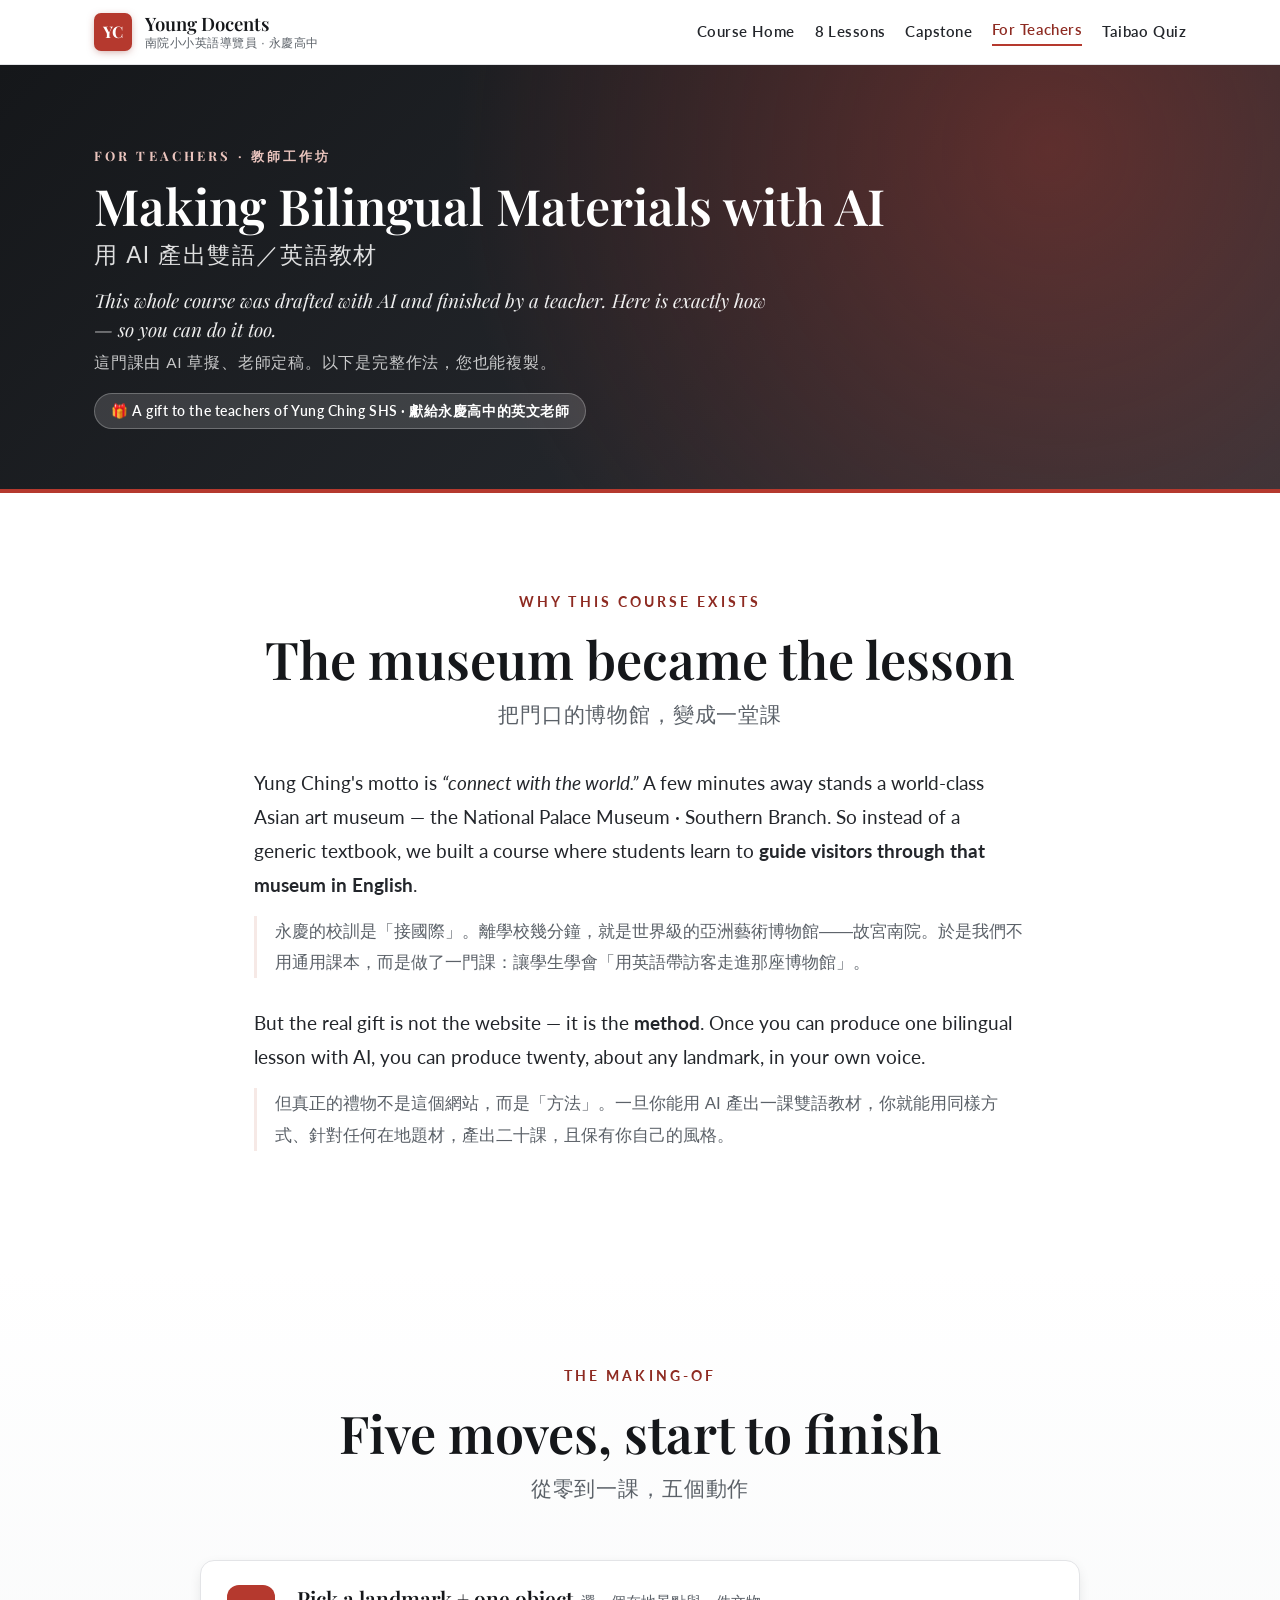
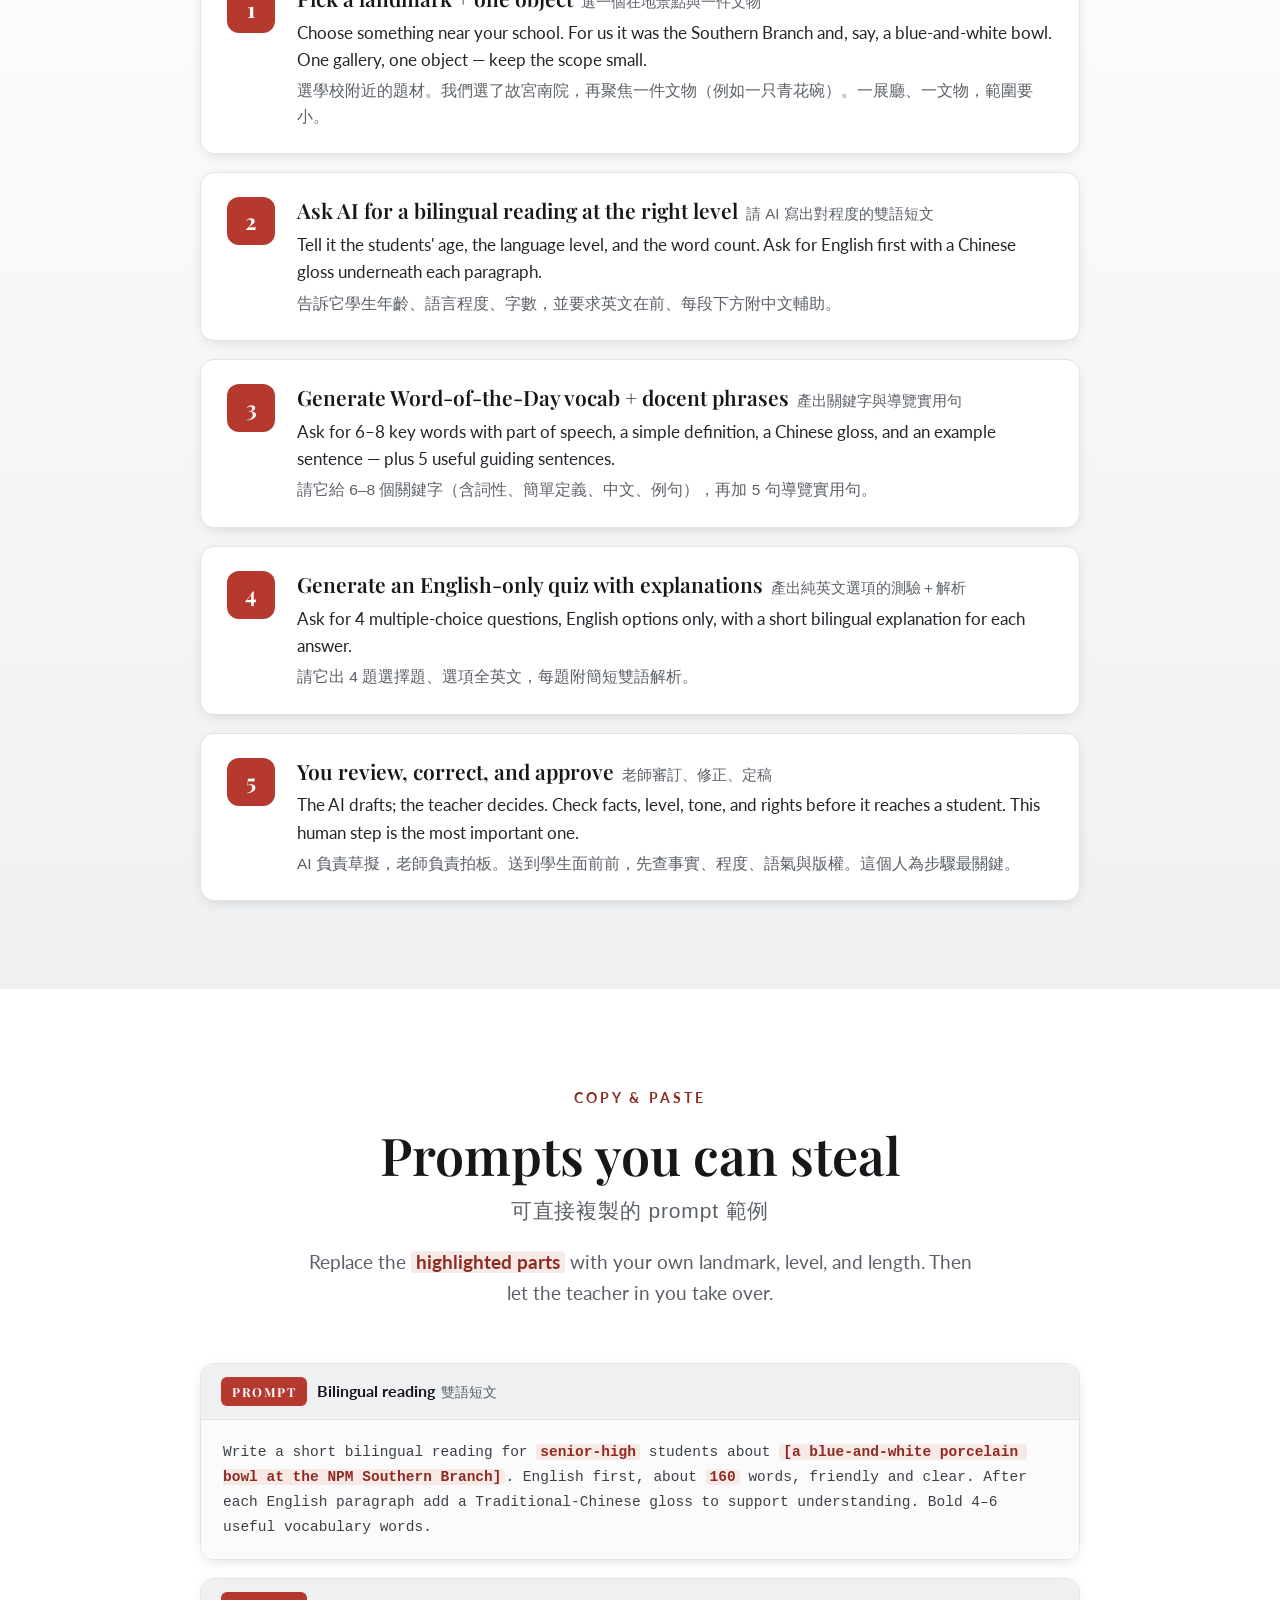
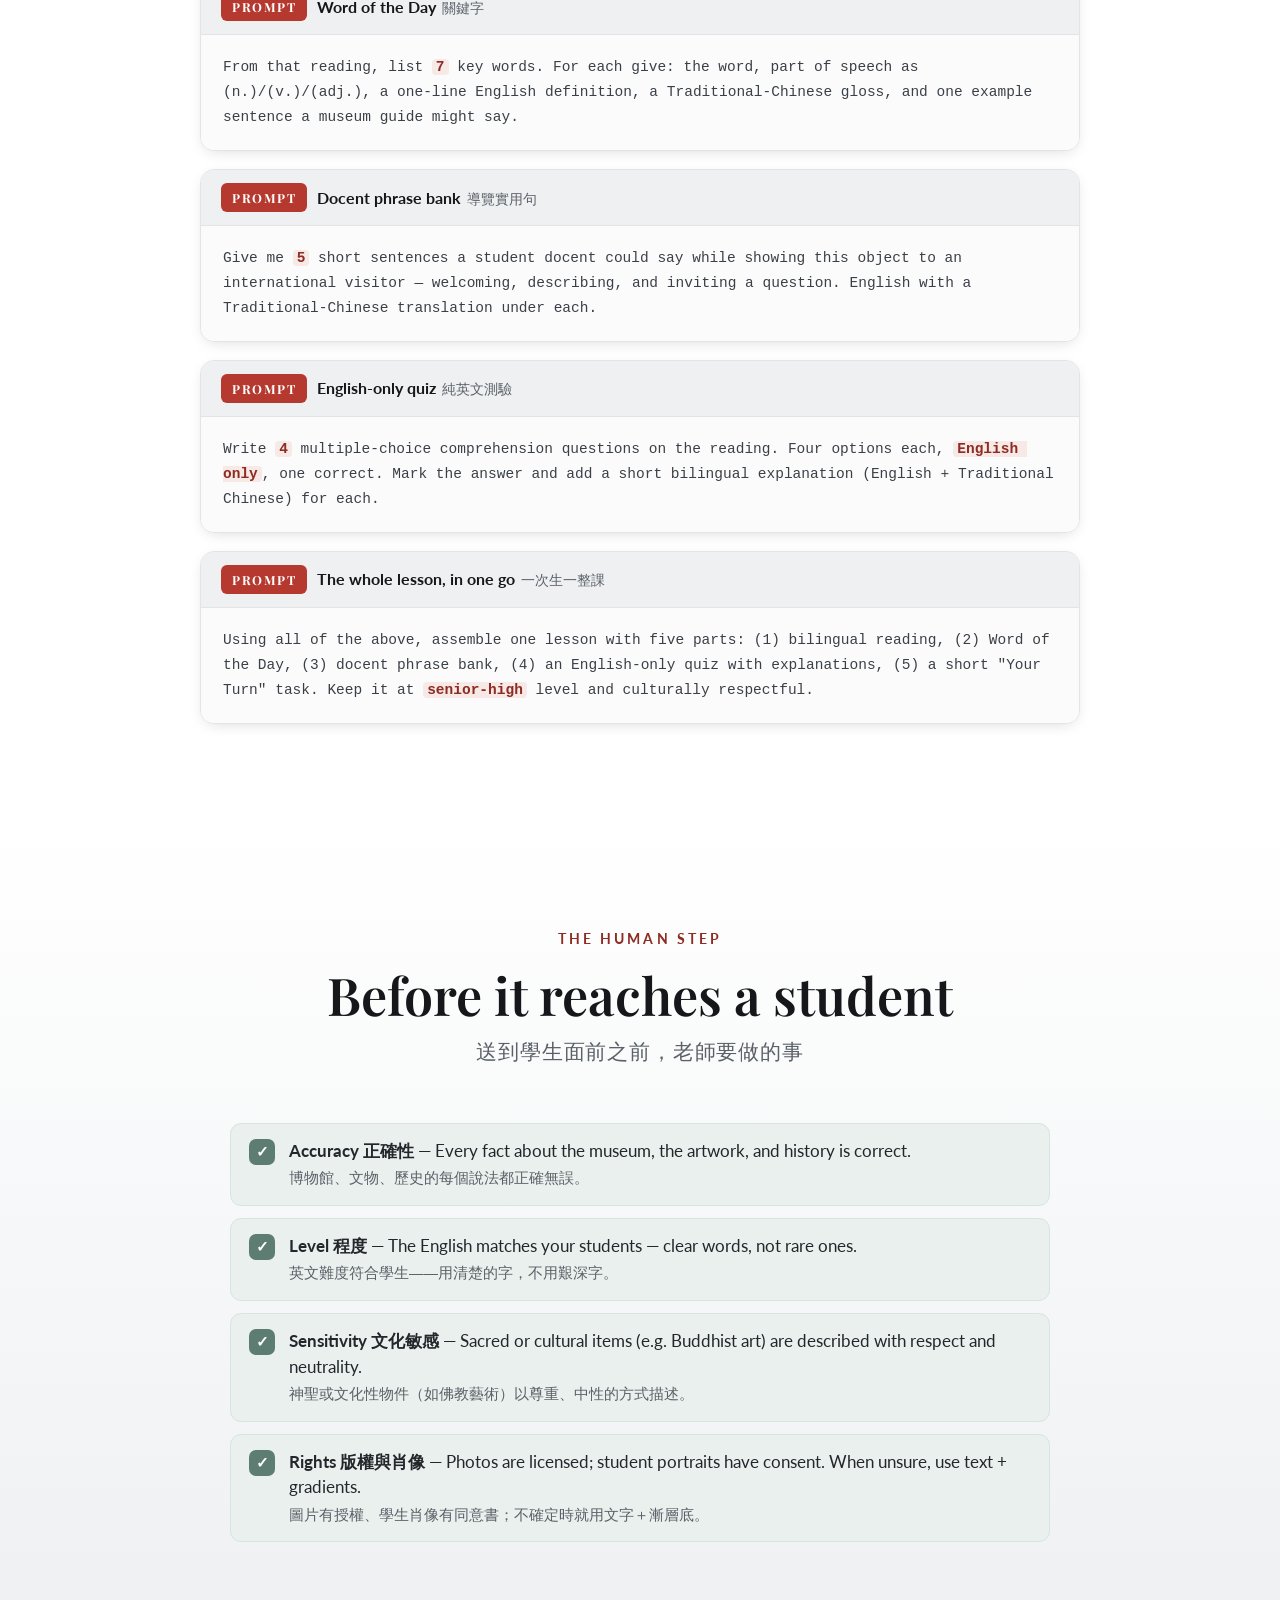
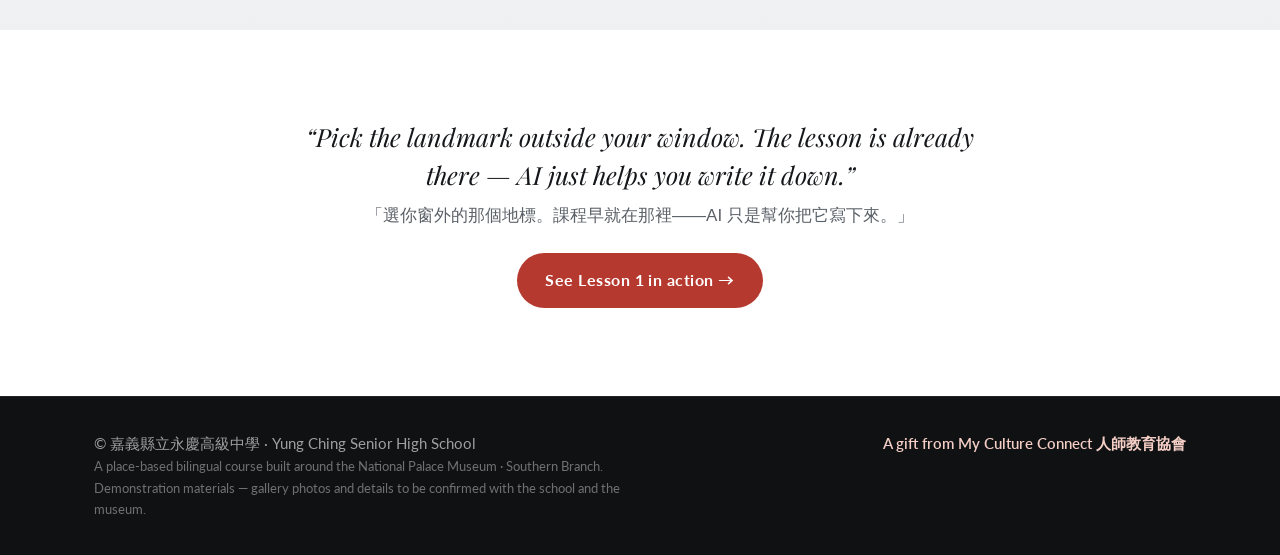
<file: workshop/index.html>
<!DOCTYPE html>
<html lang="en">
<head>
<meta charset="UTF-8">
<meta name="viewport" content="width=device-width, initial-scale=1.0">
<title>For Teachers: Making Bilingual Materials with AI · Young Docents of the Southern Branch</title>
<meta name="description" content="A teacher-workshop companion page: how this place-based bilingual course was made with AI, the 5-step production flow, copy-and-paste prompts, and a teacher review checklist.">
<link rel="preconnect" href="https://fonts.googleapis.com">
<link rel="preconnect" href="https://fonts.gstatic.com" crossorigin>
<link href="https://fonts.googleapis.com/css2?family=Playfair+Display:ital,wght@0,500;0,600;0,700;1,500;1,600&family=Lato:ital,wght@0,400;0,700;1,400&display=swap" rel="stylesheet">
<link rel="stylesheet" href="../assets/css/main.css">
</head>
<body class="">

<header class="topbar">
  <div class="wrap topbar-inner">
    <a class="topbar-brand" href="../index.html">
      <span class="topbar-seal">YC</span>
      <span class="topbar-name">Young Docents<small>南院小小英語導覽員 · 永慶高中</small></span>
    </a>
    <nav class="topbar-nav">
      <a href="../index.html">Course Home</a>
      <a href="../index.html#lessons">8 Lessons</a>
      <a href="../docent/">Capstone</a>
      <a href="../workshop/" class="is-active">For Teachers</a>
      <a href="../taibao-quiz/">Taibao Quiz</a>
    </nav>
  </div>
</header>

<section class="page-hero tone-seal">
  <div class="wrap">
    <span class="lesson-no">For Teachers · 教師工作坊</span>
    <h1>Making Bilingual Materials with AI<span class="zh">用 AI 產出雙語／英語教材</span></h1>
    <p class="tagline">This whole course was drafted with AI and finished by a teacher. Here is exactly how — so you can do it too.
      <span class="zh">這門課由 AI 草擬、老師定稿。以下是完整作法，您也能複製。</span></p>
    <span class="gallery-pill">🎁 A gift to the teachers of Yung Ching SHS · 獻給永慶高中的英文老師</span>
  </div>
</section>

<section>
  <div class="wrap ws-lead">
    <div class="section-head" style="margin-bottom:34px;">
      <span class="eyebrow">Why this course exists</span>
      <h2>The museum became the lesson</h2>
      <div class="h2-zh">把門口的博物館，變成一堂課</div>
    </div>
    <p>Yung Ching's motto is <em>“connect with the world.”</em> A few minutes away stands a world-class Asian art museum — the National Palace Museum · Southern Branch. So instead of a generic textbook, we built a course where students learn to <strong>guide visitors through that museum in English</strong>.</p>
    <div class="zh-block">永慶的校訓是「接國際」。離學校幾分鐘，就是世界級的亞洲藝術博物館——故宮南院。於是我們不用通用課本，而是做了一門課：讓學生學會「用英語帶訪客走進那座博物館」。</div>
    <p>But the real gift is not the website — it is the <strong>method</strong>. Once you can produce one bilingual lesson with AI, you can produce twenty, about any landmark, in your own voice.</p>
    <div class="zh-block">但真正的禮物不是這個網站，而是「方法」。一旦你能用 AI 產出一課雙語教材，你就能用同樣方式、針對任何在地題材，產出二十課，且保有你自己的風格。</div>
  </div>
</section>

<section class="alt">
  <div class="wrap">
    <div class="section-head">
      <span class="eyebrow">The making-of</span>
      <h2>Five moves, start to finish</h2>
      <div class="h2-zh">從零到一課，五個動作</div>
    </div>
    <div class="flow-steps">
    <div class="flow-step">
      <span class="sn">1</span>
      <div><h3>Pick a landmark + one object<span class="zh">選一個在地景點與一件文物</span></h3>
      <p>Choose something near your school. For us it was the Southern Branch and, say, a blue-and-white bowl. One gallery, one object — keep the scope small.</p><p class="zh">選學校附近的題材。我們選了故宮南院，再聚焦一件文物（例如一只青花碗）。一展廳、一文物，範圍要小。</p></div>
    </div>
    <div class="flow-step">
      <span class="sn">2</span>
      <div><h3>Ask AI for a bilingual reading at the right level<span class="zh">請 AI 寫出對程度的雙語短文</span></h3>
      <p>Tell it the students' age, the language level, and the word count. Ask for English first with a Chinese gloss underneath each paragraph.</p><p class="zh">告訴它學生年齡、語言程度、字數，並要求英文在前、每段下方附中文輔助。</p></div>
    </div>
    <div class="flow-step">
      <span class="sn">3</span>
      <div><h3>Generate Word-of-the-Day vocab + docent phrases<span class="zh">產出關鍵字與導覽實用句</span></h3>
      <p>Ask for 6–8 key words with part of speech, a simple definition, a Chinese gloss, and an example sentence — plus 5 useful guiding sentences.</p><p class="zh">請它給 6–8 個關鍵字（含詞性、簡單定義、中文、例句），再加 5 句導覽實用句。</p></div>
    </div>
    <div class="flow-step">
      <span class="sn">4</span>
      <div><h3>Generate an English-only quiz with explanations<span class="zh">產出純英文選項的測驗＋解析</span></h3>
      <p>Ask for 4 multiple-choice questions, English options only, with a short bilingual explanation for each answer.</p><p class="zh">請它出 4 題選擇題、選項全英文，每題附簡短雙語解析。</p></div>
    </div>
    <div class="flow-step">
      <span class="sn">5</span>
      <div><h3>You review, correct, and approve<span class="zh">老師審訂、修正、定稿</span></h3>
      <p>The AI drafts; the teacher decides. Check facts, level, tone, and rights before it reaches a student. This human step is the most important one.</p><p class="zh">AI 負責草擬，老師負責拍板。送到學生面前前，先查事實、程度、語氣與版權。這個人為步驟最關鍵。</p></div>
    </div>
    </div>
  </div>
</section>

<section>
  <div class="wrap">
    <div class="section-head">
      <span class="eyebrow">Copy &amp; paste</span>
      <h2>Prompts you can steal</h2>
      <div class="h2-zh">可直接複製的 prompt 範例</div>
      <p class="lede">Replace the <span style="color:var(--seal-deep);font-weight:700;background:var(--seal-soft);padding:0 5px;border-radius:4px;">highlighted parts</span> with your own landmark, level, and length. Then let the teacher in you take over.</p>
    </div>
    <div class="prompt-card">
      <div class="pc-head"><span class="pc-tag">Prompt</span><span class="pc-title">Bilingual reading<span class="zh">雙語短文</span></span></div>
      <pre>Write a short bilingual reading for <span class="ph">senior-high</span> students about <span class="ph">[a blue-and-white porcelain bowl at the NPM Southern Branch]</span>. English first, about <span class="ph">160</span> words, friendly and clear. After each English paragraph add a Traditional-Chinese gloss to support understanding. Bold 4–6 useful vocabulary words.</pre>
    </div>
    <div class="prompt-card">
      <div class="pc-head"><span class="pc-tag">Prompt</span><span class="pc-title">Word of the Day<span class="zh">關鍵字</span></span></div>
      <pre>From that reading, list <span class="ph">7</span> key words. For each give: the word, part of speech as (n.)/(v.)/(adj.), a one-line English definition, a Traditional-Chinese gloss, and one example sentence a museum guide might say.</pre>
    </div>
    <div class="prompt-card">
      <div class="pc-head"><span class="pc-tag">Prompt</span><span class="pc-title">Docent phrase bank<span class="zh">導覽實用句</span></span></div>
      <pre>Give me <span class="ph">5</span> short sentences a student docent could say while showing this object to an international visitor — welcoming, describing, and inviting a question. English with a Traditional-Chinese translation under each.</pre>
    </div>
    <div class="prompt-card">
      <div class="pc-head"><span class="pc-tag">Prompt</span><span class="pc-title">English-only quiz<span class="zh">純英文測驗</span></span></div>
      <pre>Write <span class="ph">4</span> multiple-choice comprehension questions on the reading. Four options each, <span class="ph">English only</span>, one correct. Mark the answer and add a short bilingual explanation (English + Traditional Chinese) for each.</pre>
    </div>
    <div class="prompt-card">
      <div class="pc-head"><span class="pc-tag">Prompt</span><span class="pc-title">The whole lesson, in one go<span class="zh">一次生一整課</span></span></div>
      <pre>Using all of the above, assemble one lesson with five parts: (1) bilingual reading, (2) Word of the Day, (3) docent phrase bank, (4) an English-only quiz with explanations, (5) a short "Your Turn" task. Keep it at <span class="ph">senior-high</span> level and culturally respectful.</pre>
    </div>
  </div>
</section>

<section class="alt">
  <div class="wrap">
    <div class="section-head">
      <span class="eyebrow">The human step</span>
      <h2>Before it reaches a student</h2>
      <div class="h2-zh">送到學生面前之前，老師要做的事</div>
    </div>
    <ul class="checklist">
      <li><div><strong>Accuracy 正確性</strong> — Every fact about the museum, the artwork, and history is correct.<span class="zh">博物館、文物、歷史的每個說法都正確無誤。</span></div></li>
      <li><div><strong>Level 程度</strong> — The English matches your students — clear words, not rare ones.<span class="zh">英文難度符合學生——用清楚的字，不用艱深字。</span></div></li>
      <li><div><strong>Sensitivity 文化敏感</strong> — Sacred or cultural items (e.g. Buddhist art) are described with respect and neutrality.<span class="zh">神聖或文化性物件（如佛教藝術）以尊重、中性的方式描述。</span></div></li>
      <li><div><strong>Rights 版權與肖像</strong> — Photos are licensed; student portraits have consent. When unsure, use text + gradients.<span class="zh">圖片有授權、學生肖像有同意書；不確定時就用文字＋漸層底。</span></div></li>
    </ul>
  </div>
</section>

<section>
  <div class="wrap ws-takeaway">
    <p class="big">“Pick the landmark outside your window. The lesson is already there — AI just helps you write it down.”
      <span class="zh">「選你窗外的那個地標。課程早就在那裡——AI 只是幫你把它寫下來。」</span></p>
    <div class="ws-cta">
      <a class="btn btn-primary" href="../welcome/" style="background:var(--seal);color:#fff;">See Lesson 1 in action →</a>
    </div>
  </div>
</section>

<footer>
  <div class="wrap">
    <span>© <span class="zh">嘉義縣立永慶高級中學</span> · Yung Ching Senior High School</span>
    <span class="partner">A gift from <a href="https://www.mycultureconnect.org/">My Culture Connect 人師教育協會</a></span>
  </div>
  <div class="wrap"><span class="note">A place-based bilingual course built around the National Palace Museum · Southern Branch. Demonstration materials — gallery photos and details to be confirmed with the school and the museum.</span></div>
</footer>
<script src="../assets/js/app.js"></script>
</body>
</html>
</file>
<file: assets/css/main.css>
/* ===== Young Docents of the Southern Branch · Yung Ching SHS bilingual course =====
   Palette: ink charcoal (the museum's calligraphic "ink-wash" architecture)
            + cinnabar seal red (the red signature seal on an ink painting).
            Pure-white background. Distinct from the sister cross-county sites:
            Taibao Elementary ink-blue #1F3A5F · Taibao JHS garnet #7A2A3A ·
            KangLang Elementary coastal-teal #1E5963.                            */

:root{
  --ink:#23262b;          /* 濃墨 solid ink — primary text & dark grounds */
  --ink-deep:#15171a;
  --ink-mid:#3b4046;
  --ink-soft:#5b6168;     /* secondary text */
  --seal:#b5392e;         /* 印泥 cinnabar seal red — accent */
  --seal-deep:#8e2b22;
  --seal-soft:#f6e9e6;
  --jade:#5d7d72;         /* 渲染 a quiet celadon, used sparingly */
  --jade-soft:#eaf0ed;
  --mist:#eef0f2;         /* 飛白 cool wash for soft sections */
  --mist2:#e4e7ea;
  --line:#e3e4e7;
  --paper:#fff;
  --max:1140px;
  --shadow:0 16px 44px -18px rgba(21,23,26,.34);
  --shadow-sm:0 4px 16px -6px rgba(21,23,26,.20);
}

*{box-sizing:border-box;margin:0;padding:0;}
html{scroll-behavior:smooth;}
body{
  font-family:'Lato','PingFang TC','Apple LiGothic Medium','Microsoft JhengHei',sans-serif;
  color:var(--ink);
  background:var(--paper);
  line-height:1.68;
  font-size:20px;                 /* mobile base — Luke's school-site rule */
  -webkit-font-smoothing:antialiased;
}
@media (min-width:880px){ body{font-size:22px;} }
img{max-width:100%;display:block;}
a{color:var(--seal-deep);text-decoration:none;transition:color .2s;}
a:hover{color:var(--seal);}
.wrap{max-width:var(--max);margin:0 auto;padding:0 24px;}
.en{font-family:'Lato',sans-serif;}
.zh{font-family:'PingFang TC','Apple LiGothic Medium','Microsoft JhengHei',sans-serif;}


/* ===== TOPBAR ===== */
.topbar{
  background:rgba(255,255,255,.94);
  border-bottom:1px solid var(--line);
  padding:13px 0;position:sticky;top:0;z-index:50;
  backdrop-filter:blur(8px);
}
.topbar-inner{display:flex;align-items:center;justify-content:space-between;gap:18px;}
.topbar-brand{display:flex;align-items:center;gap:13px;text-decoration:none;}
.topbar-seal{
  width:38px;height:38px;border-radius:7px;flex-shrink:0;
  background:var(--seal);color:#fff;
  display:flex;align-items:center;justify-content:center;
  font-family:'Playfair Display',serif;font-size:16px;font-weight:700;letter-spacing:.02em;
  box-shadow:0 2px 8px -2px rgba(142,43,34,.5);
}
.topbar-name{
  font-family:'Playfair Display','PingFang TC',serif;
  font-size:18.5px;font-weight:600;color:var(--ink-deep);line-height:1.12;
}
.topbar-name small{
  display:block;font-family:'PingFang TC',sans-serif;
  font-size:12px;font-weight:500;color:var(--ink-soft);
  margin-top:2px;letter-spacing:.04em;
}
.topbar-nav{display:flex;gap:20px;flex-wrap:wrap;justify-content:flex-end;align-items:center;}
.topbar-nav a{color:var(--ink);font-size:14.5px;font-weight:600;letter-spacing:.03em;}
.topbar-nav a:hover{color:var(--seal);}
.topbar-nav a.is-active{color:var(--seal-deep);border-bottom:2px solid var(--seal);padding-bottom:2px;}


/* ===== HERO (hub) ===== */
.title{
  position:relative;color:#fff;text-align:center;
  padding:118px 0 104px;
  background:
    /* url("photos/hero-southern-branch.jpg") center 55%/cover no-repeat, */
    radial-gradient(circle at 78% 16%,rgba(181,57,46,.30),transparent 52%),
    radial-gradient(circle at 14% 88%,rgba(93,125,114,.26),transparent 55%),
    linear-gradient(135deg,#15171a 0%,#23262b 52%,#2f343a 100%);
  border-bottom:4px solid var(--seal);overflow:hidden;
}
.title::after{   /* a single ink brush-stroke, evoking the building's calligraphy */
  content:"";position:absolute;left:-6%;right:-6%;top:38%;height:130px;
  background:linear-gradient(90deg,transparent,rgba(255,255,255,.05) 18%,rgba(255,255,255,.09) 50%,rgba(255,255,255,.04) 82%,transparent);
  transform:rotate(-3deg);filter:blur(2px);pointer-events:none;
}
.title > .wrap{position:relative;z-index:1;}
.title__eyebrow{
  display:inline-block;font-size:13px;letter-spacing:.30em;
  color:rgba(245,206,198,.95);font-weight:700;text-transform:uppercase;margin-bottom:18px;
}
.title h1{
  font-family:'Playfair Display','PingFang TC',serif;
  font-size:clamp(40px,7vw,66px);line-height:1.04;font-weight:600;
  color:#fff;text-shadow:0 2px 18px rgba(0,0,0,.45);
}
.title .h1-zh{
  font-family:'PingFang TC','Apple LiGothic Medium',sans-serif;
  font-size:clamp(20px,2.6vw,27px);font-weight:500;letter-spacing:.10em;
  color:rgba(255,255,255,.92);margin-top:14px;text-shadow:0 1px 6px rgba(0,0,0,.4);
}
.title__divider{width:62px;height:2px;background:var(--seal);margin:26px auto 18px;border:0;}
.title__tagline{
  max-width:660px;margin:0 auto;
  font-family:'Playfair Display',serif;font-style:italic;font-size:22px;
  color:rgba(255,255,255,.95);line-height:1.55;
}
.title__tagline .tagline-zh{
  display:block;font-style:normal;font-family:'PingFang TC',sans-serif;
  font-size:16.5px;margin-top:10px;color:rgba(255,255,255,.8);letter-spacing:.06em;
}
.hero-cta{
  margin-top:34px;display:inline-flex;gap:14px;flex-wrap:wrap;justify-content:center;
}
.btn{
  display:inline-flex;align-items:center;gap:8px;
  padding:14px 28px;border-radius:99px;font-weight:700;font-size:16px;letter-spacing:.03em;
  transition:transform .2s,background .2s,color .2s,border-color .2s;
}
.btn-primary{background:var(--seal);color:#fff;}
.btn-primary:hover{background:#fff;color:var(--seal-deep);transform:translateY(-2px);}
.btn-ghost{border:1.5px solid rgba(255,255,255,.55);color:#fff;}
.btn-ghost:hover{border-color:#fff;background:rgba(255,255,255,.1);color:#fff;transform:translateY(-2px);}


/* ===== Section base ===== */
section{padding:88px 0;}
.section-head{text-align:center;margin-bottom:54px;}
.section-head .eyebrow{
  display:inline-block;color:var(--seal-deep);font-size:14px;font-weight:700;
  letter-spacing:.22em;text-transform:uppercase;margin-bottom:14px;
}
.section-head h2{
  font-family:'Playfair Display','PingFang TC',serif;
  font-size:clamp(34px,5.5vw,52px);font-weight:600;color:var(--ink-deep);
  line-height:1.18;margin-bottom:8px;
}
.section-head .h2-zh{
  font-family:'PingFang TC','Apple LiGothic Medium',sans-serif;
  font-size:21px;color:var(--ink-soft);font-weight:500;letter-spacing:.04em;
}
.section-head .lede{color:var(--ink-soft);font-size:18.5px;max-width:680px;margin:18px auto 0;}
.alt{background:linear-gradient(180deg,#fff 0%,var(--mist) 100%);}


/* ===== About (hub) ===== */
.about-grid{display:grid;grid-template-columns:1.1fr 1fr;gap:52px;align-items:start;}
.about-text h3{
  font-family:'Playfair Display','PingFang TC',serif;
  font-size:32px;color:var(--ink-deep);line-height:1.25;margin-bottom:18px;font-weight:600;
}
.about-text .p-en{font-size:18.5px;color:var(--ink);margin-bottom:16px;line-height:1.72;}
.about-text .zh-block{
  font-family:'PingFang TC',sans-serif;font-size:17px;color:var(--ink-soft);
  line-height:1.85;border-left:3px solid var(--seal-soft);padding-left:18px;margin-top:8px;
}
.about-aside{
  background:var(--ink-deep);color:#fff;border-radius:20px;padding:38px 34px;
  box-shadow:var(--shadow);position:relative;overflow:hidden;
}
.about-aside::before{
  content:"YC";position:absolute;right:6px;bottom:-30px;
  font-family:'Playfair Display',serif;font-weight:700;font-size:128px;color:rgba(181,57,46,.16);line-height:1;letter-spacing:-.02em;
}
.about-aside .label{
  font-size:12.5px;letter-spacing:.2em;text-transform:uppercase;
  color:rgba(245,206,198,.95);font-weight:700;margin-bottom:18px;position:relative;
}
.about-aside ul{list-style:none;display:grid;gap:16px;position:relative;}
.about-aside li{display:flex;gap:14px;align-items:flex-start;font-size:16.5px;line-height:1.5;}
.about-aside li .n{
  flex-shrink:0;width:30px;height:30px;border-radius:8px;background:var(--seal);
  display:flex;align-items:center;justify-content:center;font-weight:700;font-size:15px;
  font-family:'Playfair Display',serif;
}
.about-aside li .zh{display:block;font-size:14.5px;color:rgba(255,255,255,.7);margin-top:2px;}


/* ===== How it works (module strip) ===== */
.modules{display:grid;grid-template-columns:repeat(5,1fr);gap:16px;}
.module{
  background:#fff;border:1px solid var(--line);border-radius:14px;padding:24px 20px;
  border-top:4px solid var(--seal);text-align:center;
}
.module:nth-child(2){border-top-color:var(--ink);}
.module:nth-child(3){border-top-color:var(--jade);}
.module:nth-child(4){border-top-color:var(--seal-deep);}
.module:nth-child(5){border-top-color:var(--ink-mid);}
.module .step{
  font-family:'Playfair Display',serif;font-size:13px;font-weight:700;
  letter-spacing:.16em;text-transform:uppercase;color:var(--seal-deep);margin-bottom:10px;
}
.module .glyph{font-size:30px;margin-bottom:10px;line-height:1;}
.module h4{
  font-family:'Playfair Display','PingFang TC',serif;font-size:18px;color:var(--ink-deep);
  font-weight:600;line-height:1.25;margin-bottom:4px;
}
.module h4 .zh{display:block;font-family:'PingFang TC',sans-serif;font-size:14px;color:var(--ink-soft);font-weight:500;margin-top:3px;}


/* ===== Lesson map (hub) ===== */
.lesson-grid{display:grid;grid-template-columns:repeat(2,1fr);gap:22px;}
.lesson-card{
  display:flex;gap:22px;align-items:flex-start;
  background:#fff;border:1px solid var(--line);border-radius:16px;
  padding:28px 28px;box-shadow:var(--shadow-sm);
  transition:transform .22s,box-shadow .22s,border-color .22s;
}
.lesson-card:hover{transform:translateY(-3px);box-shadow:var(--shadow);border-color:var(--seal);}
.lesson-card .ln{
  flex-shrink:0;width:58px;height:58px;border-radius:13px;
  background:var(--mist);color:var(--ink-deep);
  display:flex;align-items:center;justify-content:center;
  font-family:'Playfair Display',serif;font-size:26px;font-weight:600;
}
.lesson-card.is-capstone .ln{background:var(--seal);color:#fff;}
.lesson-card h3{
  font-family:'Playfair Display','PingFang TC',serif;font-size:22px;color:var(--ink-deep);
  line-height:1.22;font-weight:600;margin-bottom:3px;
}
.lesson-card h3 .zh{display:block;font-family:'PingFang TC',sans-serif;font-size:15.5px;color:var(--ink-soft);font-weight:500;margin-top:3px;}
.lesson-card p{font-size:15.5px;color:var(--ink-soft);line-height:1.62;margin-top:10px;}
.lesson-card .gallery-tag{
  display:inline-block;margin-top:12px;font-size:12.5px;font-weight:700;letter-spacing:.06em;
  color:var(--seal-deep);background:var(--seal-soft);padding:4px 12px;border-radius:99px;
}


/* ===== PAGE HERO (lesson) ===== */
.page-hero{
  position:relative;color:#fff;
  padding:70px 0 60px;border-bottom:4px solid var(--seal);overflow:hidden;
  background:
    radial-gradient(circle at 82% 20%,rgba(181,57,46,.28),transparent 54%),
    linear-gradient(135deg,#15171a 0%,#23262b 60%,#2f343a 100%);
}
.page-hero.tone-jade{background:radial-gradient(circle at 82% 20%,rgba(93,125,114,.34),transparent 54%),linear-gradient(135deg,#15171a 0%,#23262b 60%,#2f343a 100%);}
.page-hero.tone-seal{background:radial-gradient(circle at 82% 20%,rgba(181,57,46,.40),transparent 54%),linear-gradient(135deg,#15171a 0%,#23262b 60%,#2f343a 100%);}
.page-hero > .wrap{position:relative;z-index:1;}
.page-hero .lesson-no{
  display:inline-block;font-family:'Playfair Display',serif;font-size:13px;
  letter-spacing:.24em;text-transform:uppercase;color:rgba(245,206,198,.95);
  font-weight:700;margin-bottom:12px;
}
.page-hero h1{
  font-family:'Playfair Display','PingFang TC',serif;
  font-size:clamp(34px,5.2vw,50px);font-weight:600;line-height:1.08;color:#fff;
}
.page-hero h1 .zh{
  display:block;font-family:'PingFang TC',sans-serif;font-size:clamp(18px,2.2vw,23px);
  font-weight:500;letter-spacing:.06em;color:rgba(255,255,255,.86);margin-top:10px;
}
.page-hero .tagline{
  margin-top:18px;max-width:680px;font-family:'Playfair Display',serif;font-style:italic;
  font-size:19px;color:rgba(255,255,255,.92);line-height:1.55;
}
.page-hero .tagline .zh{
  display:block;font-style:normal;font-family:'PingFang TC',sans-serif;font-size:15.5px;
  color:rgba(255,255,255,.76);margin-top:6px;letter-spacing:.05em;
}
.page-hero .gallery-pill{
  display:inline-block;margin-top:18px;font-size:13.5px;font-weight:600;letter-spacing:.04em;
  color:#fff;background:rgba(255,255,255,.14);border:1px solid rgba(255,255,255,.25);
  padding:6px 16px;border-radius:99px;
}


/* ===== Lesson body shell ===== */
.lesson-body{padding:70px 0;}
.lesson-inner{max-width:820px;margin:0 auto;}
.block{margin-bottom:54px;}
.block-head{display:flex;align-items:baseline;gap:14px;margin-bottom:22px;}
.block-head .kicker{
  font-family:'Playfair Display',serif;font-size:13px;font-weight:700;letter-spacing:.18em;
  text-transform:uppercase;color:#fff;background:var(--seal);padding:5px 12px;border-radius:7px;
}
.block-head h2{
  font-family:'Playfair Display','PingFang TC',serif;font-size:28px;font-weight:600;
  color:var(--ink-deep);line-height:1.2;
}
.block-head h2 .zh{font-family:'PingFang TC',sans-serif;font-size:16px;color:var(--ink-soft);font-weight:500;margin-left:8px;}


/* ===== Reading ===== */
.reading p{font-size:18.5px;color:var(--ink);line-height:1.8;margin:14px 0;}
.reading .zh-gloss{
  font-family:'PingFang TC',sans-serif;font-size:16.5px;color:var(--ink-soft);
  line-height:1.85;border-left:3px solid var(--mist2);padding-left:16px;margin:8px 0 26px;
}
.reading .term{color:var(--seal-deep);font-weight:700;border-bottom:1.5px dotted var(--seal);}
.pull-quote{
  font-family:'Playfair Display',serif;font-style:italic;font-size:23px;color:var(--ink-deep);
  line-height:1.5;text-align:center;margin:38px 0;padding:26px 28px;
  background:var(--mist);border-radius:14px;border-left:4px solid var(--seal);
}
.pull-quote .zh{display:block;font-style:normal;font-family:'PingFang TC',sans-serif;font-size:16.5px;color:var(--ink-soft);margin-top:10px;}


/* ===== Speak button ===== */
.speak{
  display:inline-flex;align-items:center;justify-content:center;gap:5px;
  width:30px;height:30px;border-radius:8px;flex-shrink:0;
  background:var(--seal-soft);color:var(--seal-deep);border:1px solid transparent;
  cursor:pointer;font-size:15px;line-height:1;transition:background .15s,transform .1s;
  vertical-align:middle;
}
.speak:hover{background:var(--seal);color:#fff;}
.speak:active{transform:scale(.92);}
.speak.is-playing{background:var(--seal);color:#fff;animation:pulse 1s infinite;}
@keyframes pulse{0%,100%{box-shadow:0 0 0 0 rgba(181,57,46,.4);}50%{box-shadow:0 0 0 6px rgba(181,57,46,0);}}


/* ===== Vocabulary ===== */
.vocab-list{display:grid;gap:14px;}
.vocab{
  background:#fff;border:1px solid var(--line);border-radius:13px;padding:20px 22px;
  border-left:4px solid var(--seal);
}
.vocab .v-top{display:flex;align-items:center;gap:12px;flex-wrap:wrap;}
.vocab .word{font-family:'Playfair Display',serif;font-size:21px;font-weight:700;color:var(--ink-deep);}
.vocab .pos{font-style:italic;color:var(--jade);font-size:15px;font-weight:600;}
.vocab .def{font-size:16.5px;color:var(--ink);margin-top:8px;line-height:1.6;}
.vocab .zh{font-family:'PingFang TC',sans-serif;font-size:15.5px;color:var(--ink-soft);margin-top:4px;}
.vocab .eg{
  font-size:16px;color:var(--ink-mid);font-style:italic;margin-top:10px;line-height:1.6;
  display:flex;gap:8px;align-items:flex-start;
}
.vocab .eg .speak{margin-top:1px;}


/* ===== Phrase bank ===== */
.phrasebank{background:var(--mist);border-radius:16px;padding:30px 30px;}
.phrasebank .pb-intro{font-size:16px;color:var(--ink-soft);margin-bottom:18px;line-height:1.6;}
.phrase{
  background:#fff;border:1px solid var(--line);border-radius:11px;padding:15px 18px;
  margin-bottom:12px;display:flex;gap:12px;align-items:flex-start;
}
.phrase:last-child{margin-bottom:0;}
.phrase .p-text{flex:1;}
.phrase .p-en{font-size:17px;color:var(--ink-deep);line-height:1.5;font-weight:600;}
.phrase .p-zh{font-family:'PingFang TC',sans-serif;font-size:15px;color:var(--ink-soft);margin-top:4px;line-height:1.5;}


/* ===== Quiz ===== */
.quiz{background:var(--ink-deep);color:#fff;border-radius:18px;padding:38px 34px;}
.quiz .q-intro{color:rgba(255,255,255,.75);font-size:16px;margin-bottom:26px;line-height:1.6;}
.q-item{margin-bottom:30px;}
.q-item:last-of-type{margin-bottom:0;}
.q-item .q-stem{font-size:18px;font-weight:600;line-height:1.55;margin-bottom:6px;}
.q-item .q-stem .qn{color:var(--seal);font-family:'Playfair Display',serif;margin-right:8px;}
.q-item .q-zh{font-family:'PingFang TC',sans-serif;font-size:14.5px;color:rgba(255,255,255,.62);margin-bottom:14px;}
.q-opts{display:grid;gap:10px;}
.q-opt{
  text-align:left;width:100%;cursor:pointer;
  background:rgba(255,255,255,.06);border:1.5px solid rgba(255,255,255,.16);border-radius:10px;
  padding:13px 16px;color:#fff;font-size:16px;font-family:inherit;line-height:1.5;
  transition:background .15s,border-color .15s;
}
.q-opt:hover{background:rgba(255,255,255,.12);border-color:rgba(255,255,255,.4);}
.q-opt.correct{background:rgba(93,125,114,.35);border-color:var(--jade);}
.q-opt.wrong{background:rgba(181,57,46,.30);border-color:var(--seal);}
.q-opt.locked{cursor:default;opacity:.85;}
.q-opt .mark{font-weight:700;margin-right:6px;}
.q-explain{
  margin-top:12px;font-size:15px;line-height:1.6;color:rgba(255,255,255,.9);
  background:rgba(255,255,255,.07);border-left:3px solid var(--seal);
  border-radius:0 8px 8px 0;padding:12px 16px;display:none;
}
.q-explain.show{display:block;}
.q-explain .zh{font-family:'PingFang TC',sans-serif;display:block;color:rgba(255,255,255,.72);font-size:14px;margin-top:6px;}


/* ===== Your turn ===== */
.your-turn{
  background:linear-gradient(135deg,var(--seal-soft) 0%,#fff 100%);
  border:1px solid var(--seal-soft);border-left:5px solid var(--seal);
  border-radius:16px;padding:30px 32px;
}
.your-turn .yt-label{
  font-size:13px;font-weight:700;letter-spacing:.18em;text-transform:uppercase;
  color:var(--seal-deep);margin-bottom:12px;
}
.your-turn h3{font-family:'Playfair Display','PingFang TC',serif;font-size:24px;color:var(--ink-deep);font-weight:600;margin-bottom:10px;}
.your-turn p{font-size:17px;color:var(--ink);line-height:1.7;margin:8px 0;}
.your-turn p.zh{font-family:'PingFang TC',sans-serif;font-size:16px;color:var(--ink-soft);}
.your-turn ol{margin:12px 0 0 22px;font-size:16.5px;color:var(--ink);line-height:1.8;}


/* ===== Lesson nav ===== */
.lesson-nav{border-top:1px solid var(--line);background:#fff;padding:40px 0 70px;}
.lesson-nav .wrap{display:flex;justify-content:space-between;gap:16px;flex-wrap:wrap;}
.nav-link{
  display:flex;flex-direction:column;gap:3px;max-width:46%;
  padding:16px 22px;border:1px solid var(--line);border-radius:12px;
  transition:border-color .2s,transform .2s;
}
.nav-link:hover{border-color:var(--seal);transform:translateY(-2px);}
.nav-link .dir{font-size:12.5px;font-weight:700;letter-spacing:.14em;text-transform:uppercase;color:var(--seal-deep);}
.nav-link .t{font-family:'Playfair Display',serif;font-size:18px;color:var(--ink-deep);font-weight:600;}
.nav-link.next{text-align:right;align-items:flex-end;margin-left:auto;}
.nav-link.hub{align-items:center;text-align:center;border-style:dashed;}


/* ===== Capstone rubric (L8) ===== */
.rubric{width:100%;border-collapse:collapse;margin-top:16px;font-size:16px;}
.rubric th,.rubric td{border:1px solid var(--line);padding:12px 14px;text-align:left;vertical-align:top;}
.rubric th{background:var(--ink-deep);color:#fff;font-size:14px;letter-spacing:.06em;font-weight:700;}
.rubric td.crit{font-weight:700;color:var(--ink-deep);font-family:'Playfair Display',serif;}
.rubric td.crit .zh{display:block;font-family:'PingFang TC',sans-serif;font-size:14px;color:var(--ink-soft);font-weight:500;margin-top:2px;}
.steps{counter-reset:step;display:grid;gap:14px;margin-top:8px;}
.step-row{display:flex;gap:16px;align-items:flex-start;}
.step-row .sn{
  flex-shrink:0;width:36px;height:36px;border-radius:9px;background:var(--seal);color:#fff;
  display:flex;align-items:center;justify-content:center;font-family:'Playfair Display',serif;font-weight:700;
}
.step-row .sc .en{font-size:17px;color:var(--ink-deep);font-weight:600;}
.step-row .sc .zh{font-family:'PingFang TC',sans-serif;font-size:15px;color:var(--ink-soft);margin-top:2px;}


/* ===== For-teachers note (hub) ===== */
.teacher-note{background:var(--ink-deep);color:#fff;}
.teacher-note .tn-grid{display:grid;grid-template-columns:1fr 1fr;gap:46px;align-items:center;}
.teacher-note h2{font-family:'Playfair Display',serif;font-size:38px;font-weight:600;line-height:1.16;color:#fff;}
.teacher-note h2 small{display:block;font-family:'PingFang TC',sans-serif;font-size:20px;font-weight:500;color:rgba(255,255,255,.74);margin-top:8px;}
.teacher-note p{font-size:17.5px;color:rgba(255,255,255,.86);line-height:1.75;margin-top:18px;}
.teacher-note p.zh{font-family:'PingFang TC',sans-serif;font-size:16.5px;color:rgba(255,255,255,.74);margin-top:12px;}
.teacher-note .flow{
  background:rgba(255,255,255,.06);border:1px solid rgba(255,255,255,.14);border-radius:16px;
  padding:30px 32px;backdrop-filter:blur(8px);
}
.teacher-note .flow .label{font-size:12.5px;letter-spacing:.2em;text-transform:uppercase;color:#f5cec6;font-weight:700;margin-bottom:16px;}
.teacher-note .flow ol{list-style:none;counter-reset:f;display:grid;gap:14px;}
.teacher-note .flow li{display:flex;gap:14px;align-items:flex-start;font-size:16px;line-height:1.5;color:rgba(255,255,255,.92);}
.teacher-note .flow li::before{counter-increment:f;content:counter(f);flex-shrink:0;width:28px;height:28px;border-radius:7px;background:var(--seal);color:#fff;display:flex;align-items:center;justify-content:center;font-weight:700;font-family:'Playfair Display',serif;font-size:14px;}


/* ===== Visit / contact ===== */
.visit{background:var(--ink-deep);color:#fff;padding:78px 0;}
.visit-grid{display:grid;grid-template-columns:1fr 1fr;gap:50px;align-items:start;}
.visit h2{font-family:'Playfair Display',serif;font-size:44px;font-weight:600;line-height:1.15;color:#fff;}
.visit h2 small{display:block;font-family:'PingFang TC',sans-serif;font-size:21px;font-weight:500;color:rgba(255,255,255,.74);margin-top:8px;}
.visit p{font-size:17.5px;color:rgba(255,255,255,.84);margin-top:18px;line-height:1.72;}
.visit p.zh{font-family:'PingFang TC',sans-serif;font-size:16.5px;margin-top:12px;}
.contact{background:rgba(255,255,255,.06);border:1px solid rgba(255,255,255,.14);border-radius:16px;padding:28px 30px;backdrop-filter:blur(8px);}
.contact dl{display:grid;gap:16px;}
.contact dt{font-size:12.5px;letter-spacing:.18em;text-transform:uppercase;color:#f5cec6;font-weight:700;margin-bottom:4px;}
.contact dd{font-size:17px;color:#fff;font-family:'PingFang TC',sans-serif;line-height:1.55;}
.contact dd a{color:#fff;border-bottom:1px solid rgba(255,255,255,.4);}
.contact dd a:hover{color:#f5cec6;border-color:#f5cec6;}


/* ===== Footer ===== */
footer{background:#0f1113;color:rgba(255,255,255,.6);padding:34px 0;font-size:15px;border-top:1px solid rgba(255,255,255,.08);}
footer .wrap{display:flex;justify-content:space-between;align-items:center;flex-wrap:wrap;gap:14px;}
footer .partner{color:#f5cec6;font-weight:600;}
footer .partner a{color:#f5cec6;}
footer .note{font-size:13px;color:rgba(255,255,255,.4);max-width:560px;}


/* ===== Workshop (For Teachers) page ===== */
.ws-lead{max-width:820px;margin:0 auto;}
.ws-lead p{font-size:19px;color:var(--ink);line-height:1.78;margin:14px 0;}
.ws-lead .zh-block{font-family:'PingFang TC',sans-serif;font-size:17px;color:var(--ink-soft);line-height:1.85;border-left:3px solid var(--seal-soft);padding-left:18px;margin:14px 0 28px;}

.flow-steps{max-width:880px;margin:0 auto;display:grid;gap:18px;}
.flow-step{display:flex;gap:22px;align-items:flex-start;background:#fff;border:1px solid var(--line);border-radius:14px;padding:24px 26px;box-shadow:var(--shadow-sm);}
.flow-step .sn{flex-shrink:0;width:48px;height:48px;border-radius:12px;background:var(--seal);color:#fff;display:flex;align-items:center;justify-content:center;font-family:'Playfair Display',serif;font-size:22px;font-weight:700;}
.flow-step h3{font-family:'Playfair Display','PingFang TC',serif;font-size:21px;color:var(--ink-deep);font-weight:600;line-height:1.25;}
.flow-step h3 .zh{font-family:'PingFang TC',sans-serif;font-size:15px;color:var(--ink-soft);font-weight:500;margin-left:8px;}
.flow-step p{font-size:16.5px;color:var(--ink);line-height:1.65;margin-top:8px;}
.flow-step p.zh{font-family:'PingFang TC',sans-serif;font-size:15.5px;color:var(--ink-soft);margin-top:4px;}

.prompt-card{max-width:880px;margin:18px auto;background:#fff;border:1px solid var(--line);border-radius:14px;overflow:hidden;box-shadow:var(--shadow-sm);}
.prompt-card .pc-head{display:flex;align-items:center;gap:10px;background:var(--mist);padding:13px 20px;border-bottom:1px solid var(--line);}
.prompt-card .pc-tag{font-family:'Playfair Display',serif;font-size:12.5px;font-weight:700;letter-spacing:.12em;text-transform:uppercase;color:#fff;background:var(--seal);padding:4px 11px;border-radius:6px;}
.prompt-card .pc-title{font-size:15.5px;font-weight:700;color:var(--ink-deep);}
.prompt-card .pc-title .zh{font-family:'PingFang TC',sans-serif;font-weight:500;color:var(--ink-soft);font-size:14px;margin-left:6px;}
.prompt-card pre{margin:0;padding:20px 22px;background:#fbfbfc;font-family:'SFMono-Regular',Menlo,Consolas,monospace;font-size:14.5px;line-height:1.72;color:var(--ink-mid);white-space:pre-wrap;word-break:break-word;}
.prompt-card pre .ph{color:var(--seal-deep);font-weight:700;background:var(--seal-soft);padding:0 4px;border-radius:4px;}

.checklist{max-width:820px;margin:0 auto;list-style:none;display:grid;gap:12px;}
.checklist li{display:flex;gap:14px;align-items:flex-start;background:var(--jade-soft);border:1px solid #d8e4df;border-radius:11px;padding:15px 18px;font-size:16.5px;color:var(--ink);line-height:1.55;}
.checklist li::before{content:"✓";flex-shrink:0;width:26px;height:26px;border-radius:7px;background:var(--jade);color:#fff;display:flex;align-items:center;justify-content:center;font-weight:700;font-size:15px;}
.checklist li .zh{display:block;font-family:'PingFang TC',sans-serif;font-size:14.5px;color:var(--ink-soft);margin-top:3px;}
.ws-takeaway{max-width:760px;margin:0 auto;text-align:center;}
.ws-takeaway .big{font-family:'Playfair Display',serif;font-style:italic;font-size:25px;color:var(--ink-deep);line-height:1.5;}
.ws-takeaway .big .zh{display:block;font-style:normal;font-family:'PingFang TC',sans-serif;font-size:17px;color:var(--ink-soft);margin-top:10px;}
.ws-cta{margin-top:24px;}

/* CTA button used inside the dark teacher-note section on the hub */
.tn-btn{display:inline-flex;align-items:center;gap:8px;margin-top:22px;padding:13px 26px;border-radius:99px;background:var(--seal);color:#fff;font-weight:700;font-size:16px;letter-spacing:.03em;transition:background .2s,transform .2s;}
.tn-btn:hover{background:#fff;color:var(--seal-deep);transform:translateY(-2px);}


/* ===== Mobile ===== */
@media (max-width:880px){
  .title{padding:72px 0 58px;}
  section{padding:60px 0;}
  .about-grid{grid-template-columns:1fr;gap:34px;}
  .modules{grid-template-columns:1fr 1fr;}
  .lesson-grid{grid-template-columns:1fr;}
  .teacher-note .tn-grid{grid-template-columns:1fr;gap:30px;}
  .visit-grid{grid-template-columns:1fr;gap:30px;}
  .quiz,.phrasebank{padding:26px 20px;}
  .lesson-body{padding:50px 0;}
  .flow-step{gap:16px;padding:20px 20px;}
  .flow-step .sn{width:40px;height:40px;font-size:18px;}
  footer .wrap{flex-direction:column;text-align:center;}
}
@media (max-width:560px){
  .topbar-inner{flex-direction:column;align-items:flex-start;gap:10px;}
  .topbar-nav{gap:13px;justify-content:flex-start;}
  .topbar-nav a{font-size:13.5px;}
  .modules{grid-template-columns:1fr;}
  .lesson-card{flex-direction:column;gap:14px;}
  .nav-link{max-width:100%;}
}
</file>
<file: taibao-quiz/quiz.css>
/* Taibao Quiz — page-specific styles (loaded after main.css).
   Reuses the ink-charcoal + cinnabar-seal palette from main.css. */

.quiz-wrap{max-width:760px;margin:0 auto;}

/* Scan-to-play card (shown on the projector / wide screens) */
.qr-card{
  display:flex;gap:26px;align-items:center;
  background:#fff;border:1px solid var(--line);border-radius:18px;
  padding:26px 30px;box-shadow:var(--shadow-sm);margin-bottom:46px;
}
.qr-card img{width:150px;height:150px;border-radius:10px;border:1px solid var(--line);}
.qr-card .qr-text .label{font-size:13px;font-weight:700;letter-spacing:.18em;text-transform:uppercase;color:var(--seal-deep);margin-bottom:8px;}
.qr-card .qr-text h2{font-family:'Playfair Display','PingFang TC',serif;font-size:26px;color:var(--ink-deep);font-weight:600;line-height:1.2;margin-bottom:4px;}
.qr-card .qr-text p{font-size:16px;color:var(--ink-soft);line-height:1.55;margin-top:6px;}
.qr-card .qr-text .url{font-family:'SFMono-Regular',Menlo,monospace;font-size:13.5px;color:var(--seal-deep);margin-top:8px;word-break:break-all;}
@media (max-width:560px){ .qr-card{display:none;} }   /* phones already have the page */

/* Class / name fields */
.meta-fields{display:grid;grid-template-columns:1fr 1fr;gap:18px;margin-bottom:14px;}
.field label{display:block;font-size:14px;font-weight:700;letter-spacing:.04em;color:var(--ink-deep);margin-bottom:7px;}
.field label .zh{font-family:'PingFang TC',sans-serif;color:var(--ink-soft);font-weight:500;margin-left:6px;font-size:13.5px;}
.field input{
  width:100%;font:inherit;font-size:18px;color:var(--ink-deep);
  padding:13px 16px;border:1.5px solid var(--line);border-radius:11px;background:#fff;
  transition:border-color .15s,box-shadow .15s;
}
.field input:focus{outline:none;border-color:var(--seal);box-shadow:0 0 0 3px var(--seal-soft);}
.field.err input{border-color:var(--seal);background:#fff7f6;}

/* Question cards */
.qz-q{
  background:#fff;border:1px solid var(--line);border-radius:14px;
  padding:24px 26px;margin-bottom:18px;border-left:4px solid var(--mist2);
  transition:border-left-color .2s;
}
.qz-q.answered{border-left-color:var(--seal);}
.qz-q .q-no{font-family:'Playfair Display',serif;font-weight:700;color:var(--seal);font-size:15px;letter-spacing:.06em;}
.qz-q .q-text{font-size:19px;font-weight:700;color:var(--ink-deep);line-height:1.5;margin:4px 0 4px;}
.qz-q .q-zh{font-family:'PingFang TC',sans-serif;font-size:15px;color:var(--ink-soft);margin-bottom:16px;}
.qz-opts{display:grid;gap:10px;}
.qz-opt{
  display:flex;align-items:center;gap:12px;cursor:pointer;
  border:1.5px solid var(--line);border-radius:11px;padding:13px 16px;
  font-size:17px;color:var(--ink);transition:border-color .15s,background .15s;
}
.qz-opt:hover{border-color:var(--seal);background:var(--seal-soft);}
.qz-opt input{position:absolute;opacity:0;width:0;height:0;}
.qz-opt .tick{
  flex-shrink:0;width:24px;height:24px;border-radius:50%;border:2px solid var(--mist2);
  display:flex;align-items:center;justify-content:center;font-size:13px;color:#fff;transition:.15s;
}
.qz-opt .letter{font-family:'Playfair Display',serif;font-weight:700;color:var(--ink-soft);width:18px;}
.qz-opt.sel{border-color:var(--seal);background:var(--seal-soft);}
.qz-opt.sel .tick{background:var(--seal);border-color:var(--seal);}
.qz-opt.sel .tick::after{content:"✓";}
.qz-opt.sel .letter{color:var(--seal-deep);}

/* After grading */
.qz-q.graded .qz-opt{cursor:default;}
.qz-opt.is-correct{border-color:var(--jade);background:var(--jade-soft);}
.qz-opt.is-correct .tick{background:var(--jade);border-color:var(--jade);}
.qz-opt.is-correct .tick::after{content:"✓";}
.qz-opt.is-wrong{border-color:var(--seal);background:#fdeeec;}
.qz-opt.is-wrong .tick{background:var(--seal);border-color:var(--seal);}
.qz-opt.is-wrong .tick::after{content:"✗";}
.qz-explain{
  margin-top:14px;font-size:15.5px;line-height:1.6;color:var(--ink);
  background:var(--mist);border-left:3px solid var(--jade);border-radius:0 8px 8px 0;
  padding:12px 16px;display:none;
}
.qz-q.graded .qz-explain{display:block;}
.qz-explain .zh{font-family:'PingFang TC',sans-serif;display:block;color:var(--ink-soft);font-size:14.5px;margin-top:5px;}

/* Submit */
.qz-submit{
  display:inline-flex;align-items:center;gap:10px;margin-top:8px;
  background:var(--seal);color:#fff;border:0;border-radius:99px;cursor:pointer;
  font:inherit;font-weight:700;font-size:18px;letter-spacing:.03em;padding:16px 38px;
  transition:background .2s,transform .2s;
}
.qz-submit:hover{background:var(--seal-deep);transform:translateY(-2px);}
.qz-submit:disabled{background:var(--mist2);color:var(--ink-soft);cursor:default;transform:none;}
.qz-note{font-size:14.5px;color:var(--ink-soft);margin-top:14px;line-height:1.5;}
.qz-warn{color:var(--seal-deep);font-weight:700;margin-top:14px;display:none;}
.qz-warn.show{display:block;}

/* Result panel */
.qz-result{display:none;background:var(--ink-deep);color:#fff;border-radius:18px;padding:40px 34px;text-align:center;margin-bottom:30px;}
.qz-result.show{display:block;animation:rise .4s ease;}
@keyframes rise{from{opacity:0;transform:translateY(12px);}to{opacity:1;transform:none;}}
.qz-result .r-label{font-size:13px;font-weight:700;letter-spacing:.2em;text-transform:uppercase;color:#f5cec6;margin-bottom:14px;}
.qz-result .score{font-family:'Playfair Display',serif;font-size:64px;font-weight:700;line-height:1;}
.qz-result .score small{font-size:30px;color:rgba(255,255,255,.6);}
.qz-result .r-name{font-size:18px;margin-top:14px;color:rgba(255,255,255,.9);}
.qz-result .r-msg{font-size:17px;margin-top:10px;color:rgba(255,255,255,.8);line-height:1.6;}
.qz-result .r-msg .zh{font-family:'PingFang TC',sans-serif;display:block;font-size:15px;color:rgba(255,255,255,.65);margin-top:6px;}
.qz-result .r-sent{font-size:14px;margin-top:18px;color:#f5cec6;}

@media (max-width:560px){
  .meta-fields{grid-template-columns:1fr;}
  .qz-result .score{font-size:52px;}
}
</file>
